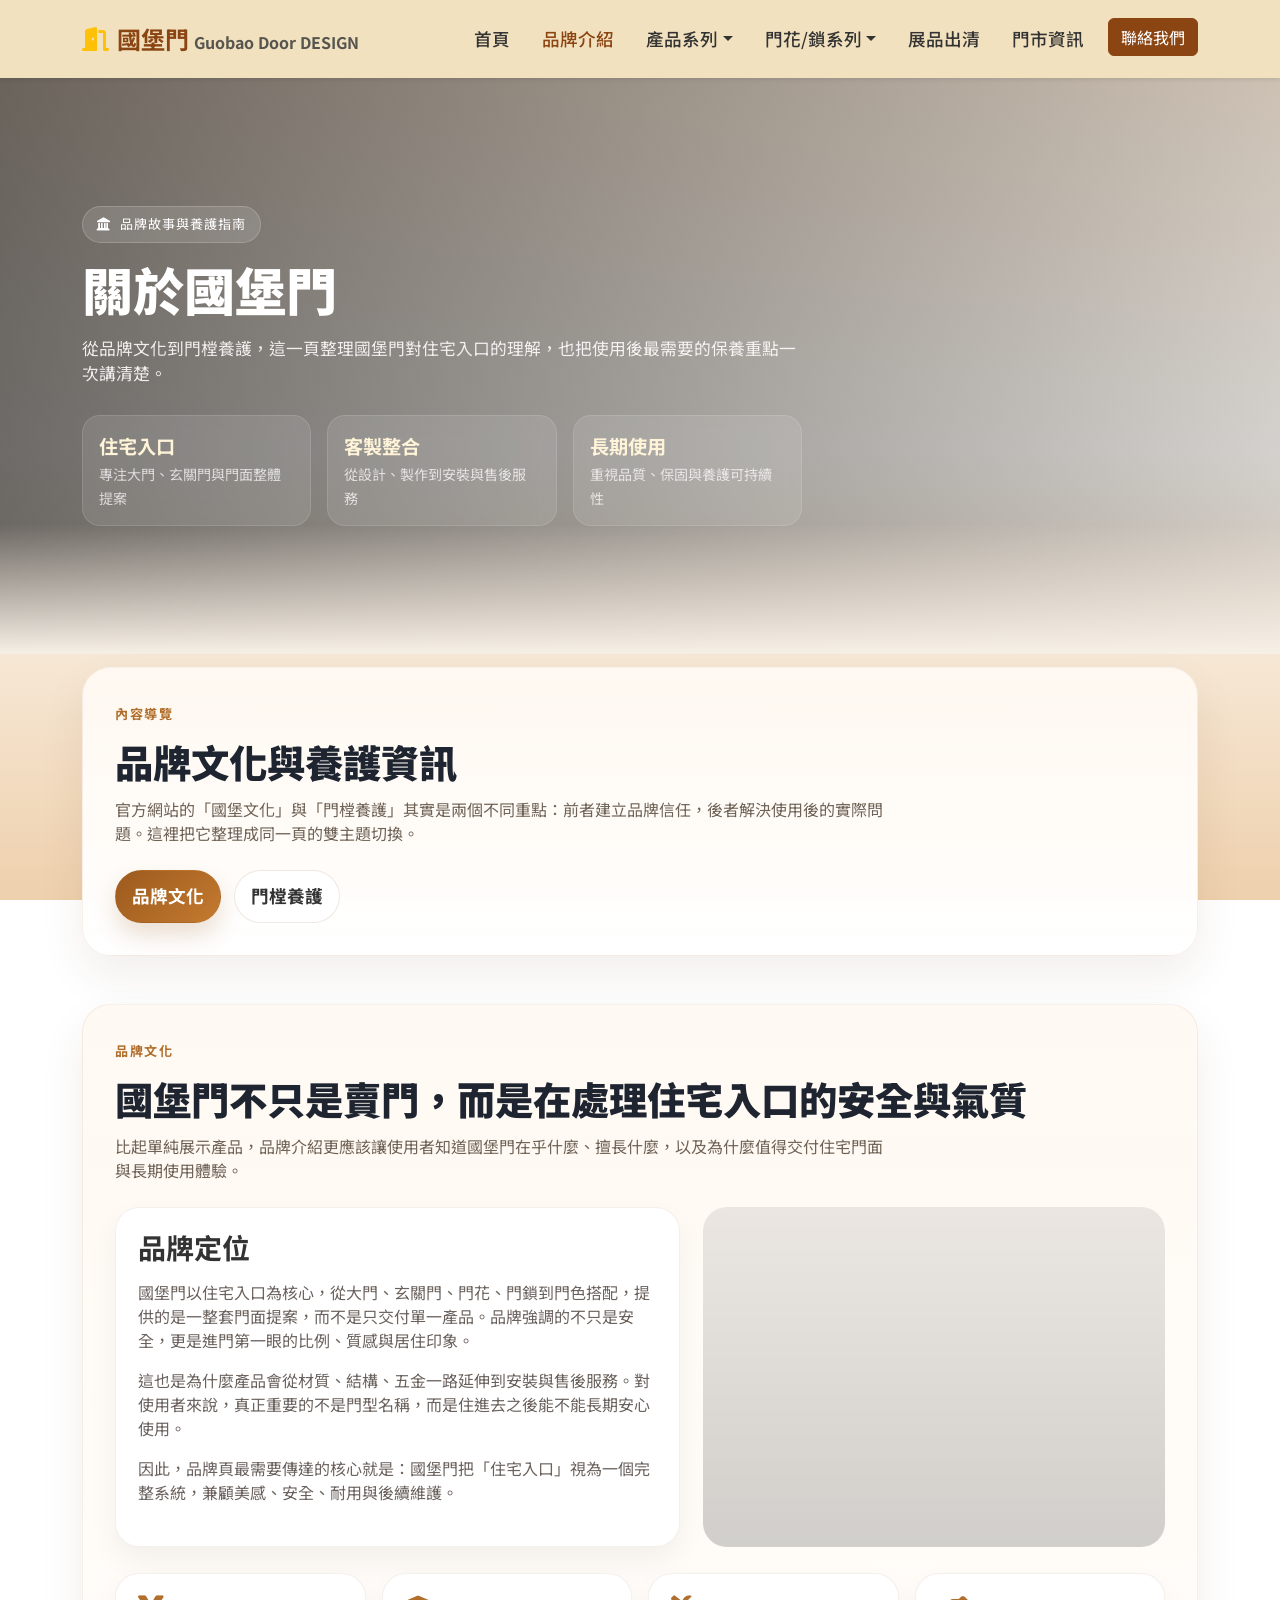
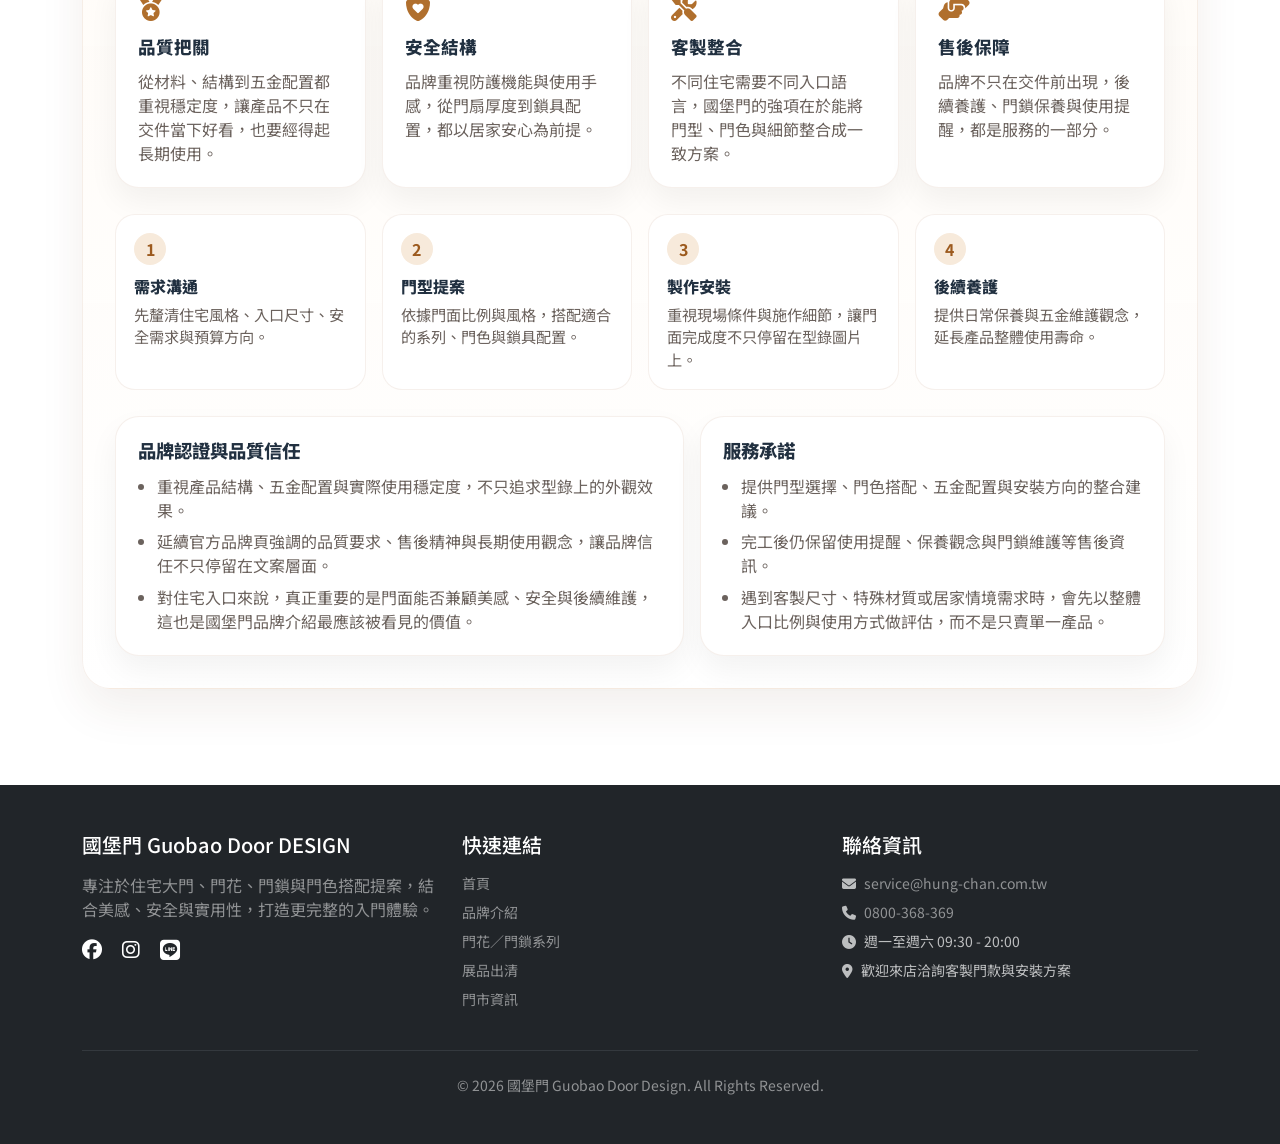
<file: 品牌介紹.html>
﻿<!DOCTYPE html>
<html lang="zh-TW">
<head>
    <meta charset="UTF-8">
    <meta name="viewport" content="width=device-width, initial-scale=1.0">
    <meta name="description" content="Guobao Door provides entry doors, locks, color options, product catalogs, and showroom contact information.">
    <meta property="og:title" content="Guobao Door">
    <meta property="og:description" content="Guobao Door provides entry doors, locks, color options, product catalogs, and showroom contact information.">
    <meta property="og:type" content="website">
    <title>品牌介紹與養護 - 國堡門</title>
    <link href="https://cdn.jsdelivr.net/npm/bootstrap@5.3.0/dist/css/bootstrap.min.css" rel="stylesheet">
    <link rel="stylesheet" href="https://cdnjs.cloudflare.com/ajax/libs/font-awesome/6.4.0/css/all.min.css">
    <link href="https://fonts.googleapis.com/css2?family=Noto+Sans+TC:wght@300;400;500;700;900&display=swap" rel="stylesheet">
    <link rel="stylesheet" href="styles.css">
    <style>
        .brand-hero {
            min-height: 64vh;
            position: relative;
            display: flex;
            align-items: center;
            background:
                linear-gradient(90deg, rgba(21, 18, 16, 0.62), rgba(21, 18, 16, 0.18)),
                url('https://hung-chan.com.tw/media/k2/items/cache/24d767ce6c156eb07b1fc26c266211f5_XL.jpg') center center / cover no-repeat;
        }

        .brand-hero::after {
            content: "";
            position: absolute;
            inset: auto 0 0 0;
            height: 130px;
            background: linear-gradient(180deg, rgba(255,255,255,0), rgba(247,240,231,1));
        }

        .brand-hero-content {
            position: relative;
            z-index: 1;
            color: #fff;
            max-width: 720px;
        }

        .eyebrow {
            display: inline-flex;
            align-items: center;
            gap: 0.55rem;
            padding: 0.48rem 0.88rem;
            border-radius: 999px;
            background: rgba(255,255,255,0.12);
            border: 1px solid rgba(255,255,255,0.18);
            font-size: 0.82rem;
            letter-spacing: 0.08em;
            margin-bottom: 1rem;
        }

        .brand-hero-content h1 {
            font-size: clamp(2.5rem, 4vw, 4rem);
            font-weight: 900;
            margin-bottom: 1rem;
        }

        .brand-hero-content p {
            color: rgba(255,255,255,0.88);
            font-size: 1.05rem;
            margin-bottom: 1.6rem;
        }

        .brand-metrics {
            display: grid;
            grid-template-columns: repeat(3, minmax(0, 1fr));
            gap: 1rem;
            margin-top: 1.8rem;
        }

        .brand-metric {
            background: rgba(255,255,255,0.1);
            border: 1px solid rgba(255,255,255,0.12);
            backdrop-filter: blur(10px);
            border-radius: 18px;
            padding: 1rem;
        }

        .brand-metric strong {
            display: block;
            color: #fff3d8;
            font-size: 1.2rem;
        }

        .brand-metric span {
            color: rgba(255,255,255,0.72);
            font-size: 0.88rem;
        }

        .brand-shell {
            margin-top: -2.2rem;
            position: relative;
            z-index: 2;
        }

        .brand-panel,
        .brand-section {
            background: linear-gradient(180deg, rgba(255,249,242,0.96), rgba(255,255,255,0.98));
            border-radius: 28px;
            padding: 2rem;
            box-shadow: 0 20px 45px rgba(89, 56, 31, 0.08);
            border: 1px solid rgba(139, 69, 19, 0.08);
        }

        .section-kicker {
            color: #b06f2d;
            font-size: 0.82rem;
            letter-spacing: 0.12em;
            text-transform: uppercase;
            font-weight: 700;
            display: inline-block;
            margin-bottom: 0.9rem;
        }

        .section-title-lg {
            font-size: clamp(1.9rem, 3vw, 2.8rem);
            font-weight: 900;
            color: #1f2530;
            margin-bottom: 0.8rem;
        }

        .section-lead {
            color: #6f6256;
            max-width: 780px;
        }

        .brand-tabs {
            display: flex;
            flex-wrap: wrap;
            gap: 0.8rem;
            margin-top: 1.6rem;
        }

        .brand-tabs .nav-link {
            border-radius: 999px;
            border: 1px solid rgba(139, 69, 19, 0.12);
            background: #fff;
            color: #7a5a3b;
            font-weight: 700;
            padding: 0.75rem 1.15rem;
        }

        .brand-tabs .nav-link.active {
            background: linear-gradient(135deg, #9c5a1e, #c47a2f);
            color: #fff !important;
            border-color: transparent;
            box-shadow: 0 12px 24px rgba(156, 90, 30, 0.2);
        }

        .story-grid {
            display: grid;
            grid-template-columns: 1.1fr 0.9fr;
            gap: 1.4rem;
            margin-top: 1.6rem;
        }

        .story-card,
        .value-card,
        .care-card,
        .note-card {
            background: #fff;
            border-radius: 24px;
            border: 1px solid rgba(139, 69, 19, 0.08);
            box-shadow: 0 14px 30px rgba(0,0,0,0.05);
            padding: 1.4rem;
            height: 100%;
        }

        .story-visual {
            min-height: 100%;
            background:
                linear-gradient(180deg, rgba(0,0,0,0.08), rgba(0,0,0,0.18)),
                url('https://hung-chan.com.tw/media/k2/items/cache/24d767ce6c156eb07b1fc26c266211f5_XL.jpg') center center / cover no-repeat;
            border-radius: 24px;
            min-height: 340px;
        }

        .value-grid,
        .care-grid {
            display: grid;
            grid-template-columns: repeat(4, minmax(0, 1fr));
            gap: 1rem;
            margin-top: 1.6rem;
        }

        .value-card i,
        .care-card i,
        .note-card i {
            font-size: 1.6rem;
            color: #b06f2d;
            margin-bottom: 0.9rem;
        }

        .value-card h3,
        .care-card h3,
        .note-card h3 {
            font-size: 1.1rem;
            font-weight: 800;
            color: #213040;
            margin-bottom: 0.7rem;
        }

        .value-card p,
        .care-card p,
        .note-card p,
        .story-card p {
            color: #6b625d;
            margin-bottom: 0;
        }

        .process-strip {
            display: grid;
            grid-template-columns: repeat(4, minmax(0, 1fr));
            gap: 1rem;
            margin-top: 1.6rem;
        }

        .process-step {
            background: #fff;
            border-radius: 20px;
            padding: 1.15rem;
            border: 1px solid rgba(139, 69, 19, 0.08);
        }

        .process-step strong {
            display: inline-flex;
            align-items: center;
            justify-content: center;
            width: 2rem;
            height: 2rem;
            border-radius: 999px;
            background: #f7eadb;
            color: #9c5a1e;
            margin-bottom: 0.75rem;
        }

        .process-step h4 {
            font-size: 1rem;
            font-weight: 800;
            color: #213040;
            margin-bottom: 0.4rem;
        }

        .process-step p {
            color: #6b625d;
            margin-bottom: 0;
            font-size: 0.95rem;
        }

        .trust-grid {
            display: grid;
            grid-template-columns: 1.1fr 0.9fr;
            gap: 1rem;
            margin-top: 1.6rem;
        }

        .trust-card {
            background: #fff;
            border-radius: 24px;
            border: 1px solid rgba(139, 69, 19, 0.08);
            box-shadow: 0 14px 30px rgba(0,0,0,0.05);
            padding: 1.4rem;
            height: 100%;
        }

        .trust-card h3 {
            font-size: 1.15rem;
            font-weight: 800;
            color: #213040;
            margin-bottom: 0.8rem;
        }

        .trust-list {
            margin: 0;
            padding-left: 1.15rem;
            color: #6b625d;
        }

        .trust-list li + li {
            margin-top: 0.45rem;
        }

        .care-grid {
            grid-template-columns: repeat(2, minmax(0, 1fr));
        }

        .care-list {
            margin: 0;
            padding-left: 1.15rem;
            color: #6b625d;
        }

        .care-list li + li {
            margin-top: 0.45rem;
        }

        .note-grid {
            display: grid;
            grid-template-columns: repeat(2, minmax(0, 1fr));
            gap: 1rem;
            margin-top: 1.4rem;
        }

        @media (max-width: 991.98px) {
            .brand-metrics,
            .value-grid,
            .process-strip,
            .care-grid,
            .note-grid,
            .story-grid,
            .trust-grid {
                grid-template-columns: repeat(2, minmax(0, 1fr));
            }

            .story-grid {
                grid-template-columns: 1fr;
            }
        }

        @media (max-width: 767.98px) {
            .brand-metrics,
            .value-grid,
            .process-strip,
            .care-grid,
            .note-grid,
            .trust-grid {
                grid-template-columns: 1fr;
            }

            .brand-panel,
            .brand-section {
                padding: 1.35rem;
                border-radius: 22px;
            }

            .story-visual {
                min-height: 240px;
            }
        }
    </style>
</head>
<body>

    <header class="brand-hero">
        <div class="container">
            <div class="brand-hero-content">
                <span class="eyebrow"><i class="fas fa-landmark"></i> 品牌故事與養護指南</span>
                <h1>關於國堡門</h1>
                <p>從品牌文化到門樘養護，這一頁整理國堡門對住宅入口的理解，也把使用後最需要的保養重點一次講清楚。</p>
                <div class="brand-metrics">
                    <div class="brand-metric">
                        <strong>住宅入口</strong>
                        <span>專注大門、玄關門與門面整體提案</span>
                    </div>
                    <div class="brand-metric">
                        <strong>客製整合</strong>
                        <span>從設計、製作到安裝與售後服務</span>
                    </div>
                    <div class="brand-metric">
                        <strong>長期使用</strong>
                        <span>重視品質、保固與養護可持續性</span>
                    </div>
                </div>
            </div>
        </div>
    </header>

    <main class="container py-5 brand-shell">
        <section class="brand-panel mb-5">
            <span class="section-kicker">內容導覽</span>
            <h2 class="section-title-lg">品牌文化與養護資訊</h2>
            <p class="section-lead mb-0">官方網站的「國堡文化」與「門樘養護」其實是兩個不同重點：前者建立品牌信任，後者解決使用後的實際問題。這裡把它整理成同一頁的雙主題切換。</p>
            <ul class="nav brand-tabs" id="brandTabs" role="tablist">
                <li class="nav-item" role="presentation">
                    <button class="nav-link active" id="culture-tab" data-bs-toggle="pill" data-bs-target="#culture-pane" type="button" role="tab" aria-controls="culture-pane" aria-selected="true">品牌文化</button>
                </li>
                <li class="nav-item" role="presentation">
                    <button class="nav-link" id="care-tab" data-bs-toggle="pill" data-bs-target="#care-pane" type="button" role="tab" aria-controls="care-pane" aria-selected="false">門樘養護</button>
                </li>
            </ul>
        </section>

        <div class="tab-content">
            <section class="tab-pane fade show active brand-section mb-5" id="culture-pane" role="tabpanel" aria-labelledby="culture-tab" tabindex="0">
                <span class="section-kicker">品牌文化</span>
                <h2 class="section-title-lg">國堡門不只是賣門，而是在處理住宅入口的安全與氣質</h2>
                <p class="section-lead">比起單純展示產品，品牌介紹更應該讓使用者知道國堡門在乎什麼、擅長什麼，以及為什麼值得交付住宅門面與長期使用體驗。</p>

                <div class="story-grid">
                    <article class="story-card">
                        <h3 class="fw-bold mb-3">品牌定位</h3>
                        <p class="mb-3">國堡門以住宅入口為核心，從大門、玄關門、門花、門鎖到門色搭配，提供的是一整套門面提案，而不是只交付單一產品。品牌強調的不只是安全，更是進門第一眼的比例、質感與居住印象。</p>
                        <p class="mb-3">這也是為什麼產品會從材質、結構、五金一路延伸到安裝與售後服務。對使用者來說，真正重要的不是門型名稱，而是住進去之後能不能長期安心使用。</p>
                        <p>因此，品牌頁最需要傳達的核心就是：國堡門把「住宅入口」視為一個完整系統，兼顧美感、安全、耐用與後續維護。</p>
                    </article>
                    <div class="story-visual"></div>
                </div>

                <div class="value-grid">
                    <article class="value-card">
                        <i class="fas fa-medal"></i>
                        <h3>品質把關</h3>
                        <p>從材料、結構到五金配置都重視穩定度，讓產品不只在交件當下好看，也要經得起長期使用。</p>
                    </article>
                    <article class="value-card">
                        <i class="fas fa-shield-heart"></i>
                        <h3>安全結構</h3>
                        <p>品牌重視防護機能與使用手感，從門扇厚度到鎖具配置，都以居家安心為前提。</p>
                    </article>
                    <article class="value-card">
                        <i class="fas fa-screwdriver-wrench"></i>
                        <h3>客製整合</h3>
                        <p>不同住宅需要不同入口語言，國堡門的強項在於能將門型、門色與細節整合成一致方案。</p>
                    </article>
                    <article class="value-card">
                        <i class="fas fa-handshake-angle"></i>
                        <h3>售後保障</h3>
                        <p>品牌不只在交件前出現，後續養護、門鎖保養與使用提醒，都是服務的一部分。</p>
                    </article>
                </div>

                <div class="process-strip">
                    <article class="process-step">
                        <strong>1</strong>
                        <h4>需求溝通</h4>
                        <p>先釐清住宅風格、入口尺寸、安全需求與預算方向。</p>
                    </article>
                    <article class="process-step">
                        <strong>2</strong>
                        <h4>門型提案</h4>
                        <p>依據門面比例與風格，搭配適合的系列、門色與鎖具配置。</p>
                    </article>
                    <article class="process-step">
                        <strong>3</strong>
                        <h4>製作安裝</h4>
                        <p>重視現場條件與施作細節，讓門面完成度不只停留在型錄圖片上。</p>
                    </article>
                    <article class="process-step">
                        <strong>4</strong>
                        <h4>後續養護</h4>
                        <p>提供日常保養與五金維護觀念，延長產品整體使用壽命。</p>
                    </article>
                </div>

                <div class="trust-grid">
                    <article class="trust-card">
                        <h3>品牌認證與品質信任</h3>
                        <ul class="trust-list">
                            <li>重視產品結構、五金配置與實際使用穩定度，不只追求型錄上的外觀效果。</li>
                            <li>延續官方品牌頁強調的品質要求、售後精神與長期使用觀念，讓品牌信任不只停留在文案層面。</li>
                            <li>對住宅入口來說，真正重要的是門面能否兼顧美感、安全與後續維護，這也是國堡門品牌介紹最應該被看見的價值。</li>
                        </ul>
                    </article>
                    <article class="trust-card">
                        <h3>服務承諾</h3>
                        <ul class="trust-list">
                            <li>提供門型選擇、門色搭配、五金配置與安裝方向的整合建議。</li>
                            <li>完工後仍保留使用提醒、保養觀念與門鎖維護等售後資訊。</li>
                            <li>遇到客製尺寸、特殊材質或居家情境需求時，會先以整體入口比例與使用方式做評估，而不是只賣單一產品。</li>
                        </ul>
                    </article>
                </div>
            </section>

            <section class="tab-pane fade brand-section mb-5" id="care-pane" role="tabpanel" aria-labelledby="care-tab" tabindex="0">
                <span class="section-kicker">養護指南</span>
                <h2 class="section-title-lg">門樘養護整理成更容易照著做的使用手冊</h2>
                <p class="section-lead">養護頁最重要的價值不是看起來像品牌文案，而是使用者能不能快速知道「什麼能做、什麼不能做、多久做一次」。這裡把常見情境拆成幾個最實用的區塊。</p>

                <div class="care-grid">
                    <article class="care-card">
                        <i class="fas fa-broom"></i>
                        <h3>日常清潔</h3>
                        <ul class="care-list">
                            <li>以乾布先除塵，再搭配中性水蠟或碧麗珠擦拭門面。</li>
                            <li>避免長時間使用濕布直接擦拭，以免影響烤漆與表面處理。</li>
                            <li>不使用甲苯、去漬油、強酸強鹼等侵蝕性清潔劑。</li>
                        </ul>
                    </article>
                    <article class="care-card">
                        <i class="fas fa-paint-roller"></i>
                        <h3>施工後處理</h3>
                        <ul class="care-list">
                            <li>水泥或水性油漆沾附時，先以濕紙巾軟化污漬再輕刷去除。</li>
                            <li>切勿直接以硬物刮除，避免傷及烤漆與表面紋理。</li>
                            <li>若污染範圍較大，建議先聯繫門市確認清潔方式。</li>
                        </ul>
                    </article>
                    <article class="care-card">
                        <i class="fas fa-key"></i>
                        <h3>門鎖與鉸鍊</h3>
                        <ul class="care-list">
                            <li>建議每半年檢查一次門鎖、把手與鉸鍊運作是否順暢。</li>
                            <li>可定期使用適合的潤滑用品保養五金，減少異音與卡滯。</li>
                            <li>若發現鬆動或偏移，應盡早調整，避免使用負擔加大。</li>
                        </ul>
                    </article>
                    <article class="care-card">
                        <i class="fas fa-spray-can-sparkles"></i>
                        <h3>玻璃與特殊材質</h3>
                        <ul class="care-list">
                            <li>玻璃先去除灰塵與雜質，再將少量清潔劑噴在抹布上擦拭。</li>
                            <li>不要直接把清潔劑噴在玻璃上，以免殘留痕跡或起霧。</li>
                            <li>實木與科技實木門請以乾布保養，避免以清水直接沖洗。</li>
                        </ul>
                    </article>
                </div>

                <div class="note-grid">
                    <article class="note-card">
                        <i class="fas fa-circle-exclamation"></i>
                        <h3>禁止事項</h3>
                        <p>避免使用無煙鹽酸、去漬油、甲苯與其他高腐蝕性化學清潔劑；也不要以鐵刷、刀片等硬物刮除門面污漬。</p>
                    </article>
                    <article class="note-card">
                        <i class="fas fa-tree"></i>
                        <h3>實木門提醒</h3>
                        <p>天然木材會受到氣候影響，可能出現細微裂痕或紋理變化，這屬於自然材質特性，日常應避免潮濕與曝曬。</p>
                    </article>
                </div>
            </section>
        </div>
    </main>

    <script src="https://cdn.jsdelivr.net/npm/bootstrap@5.3.0/dist/js/bootstrap.bundle.min.js"></script>
    <script src="shared-layout.js"></script>
    <script src="shared-enhancements.js"></script>
</body>
</html>
</file>
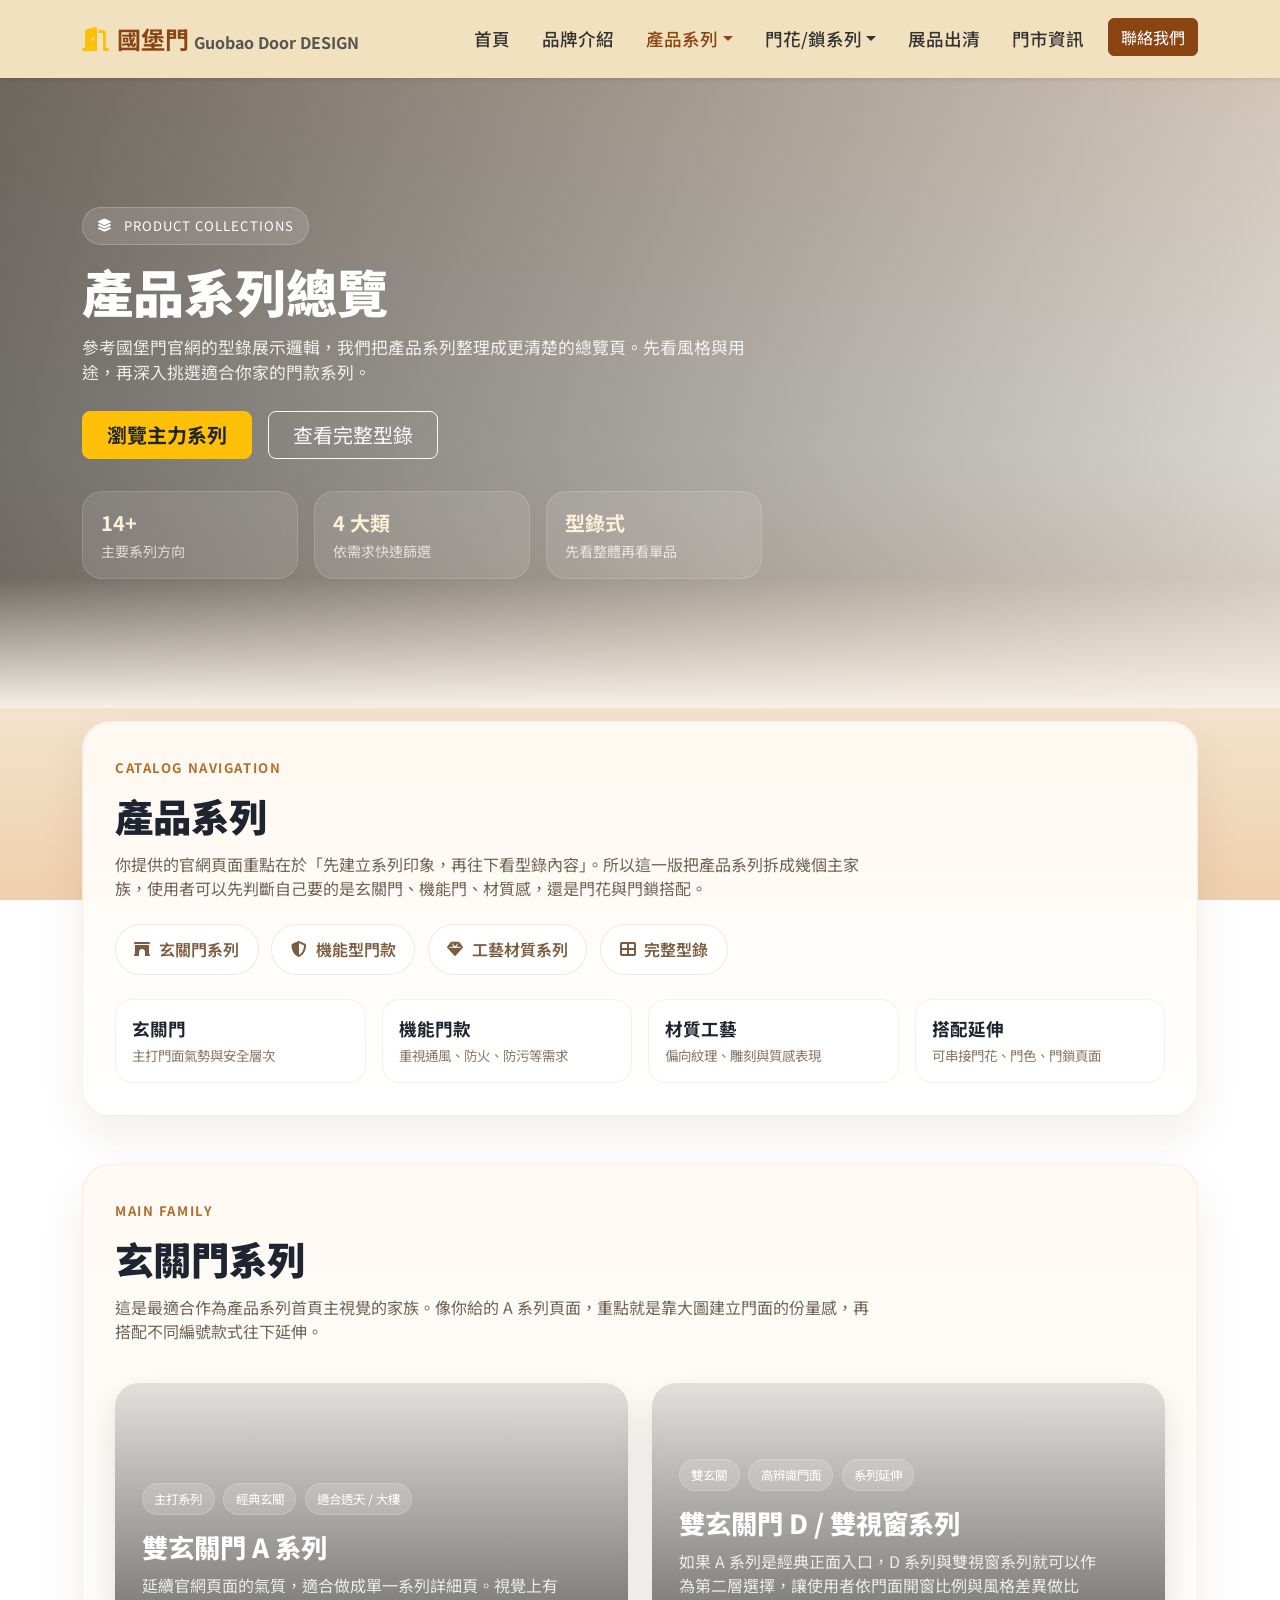
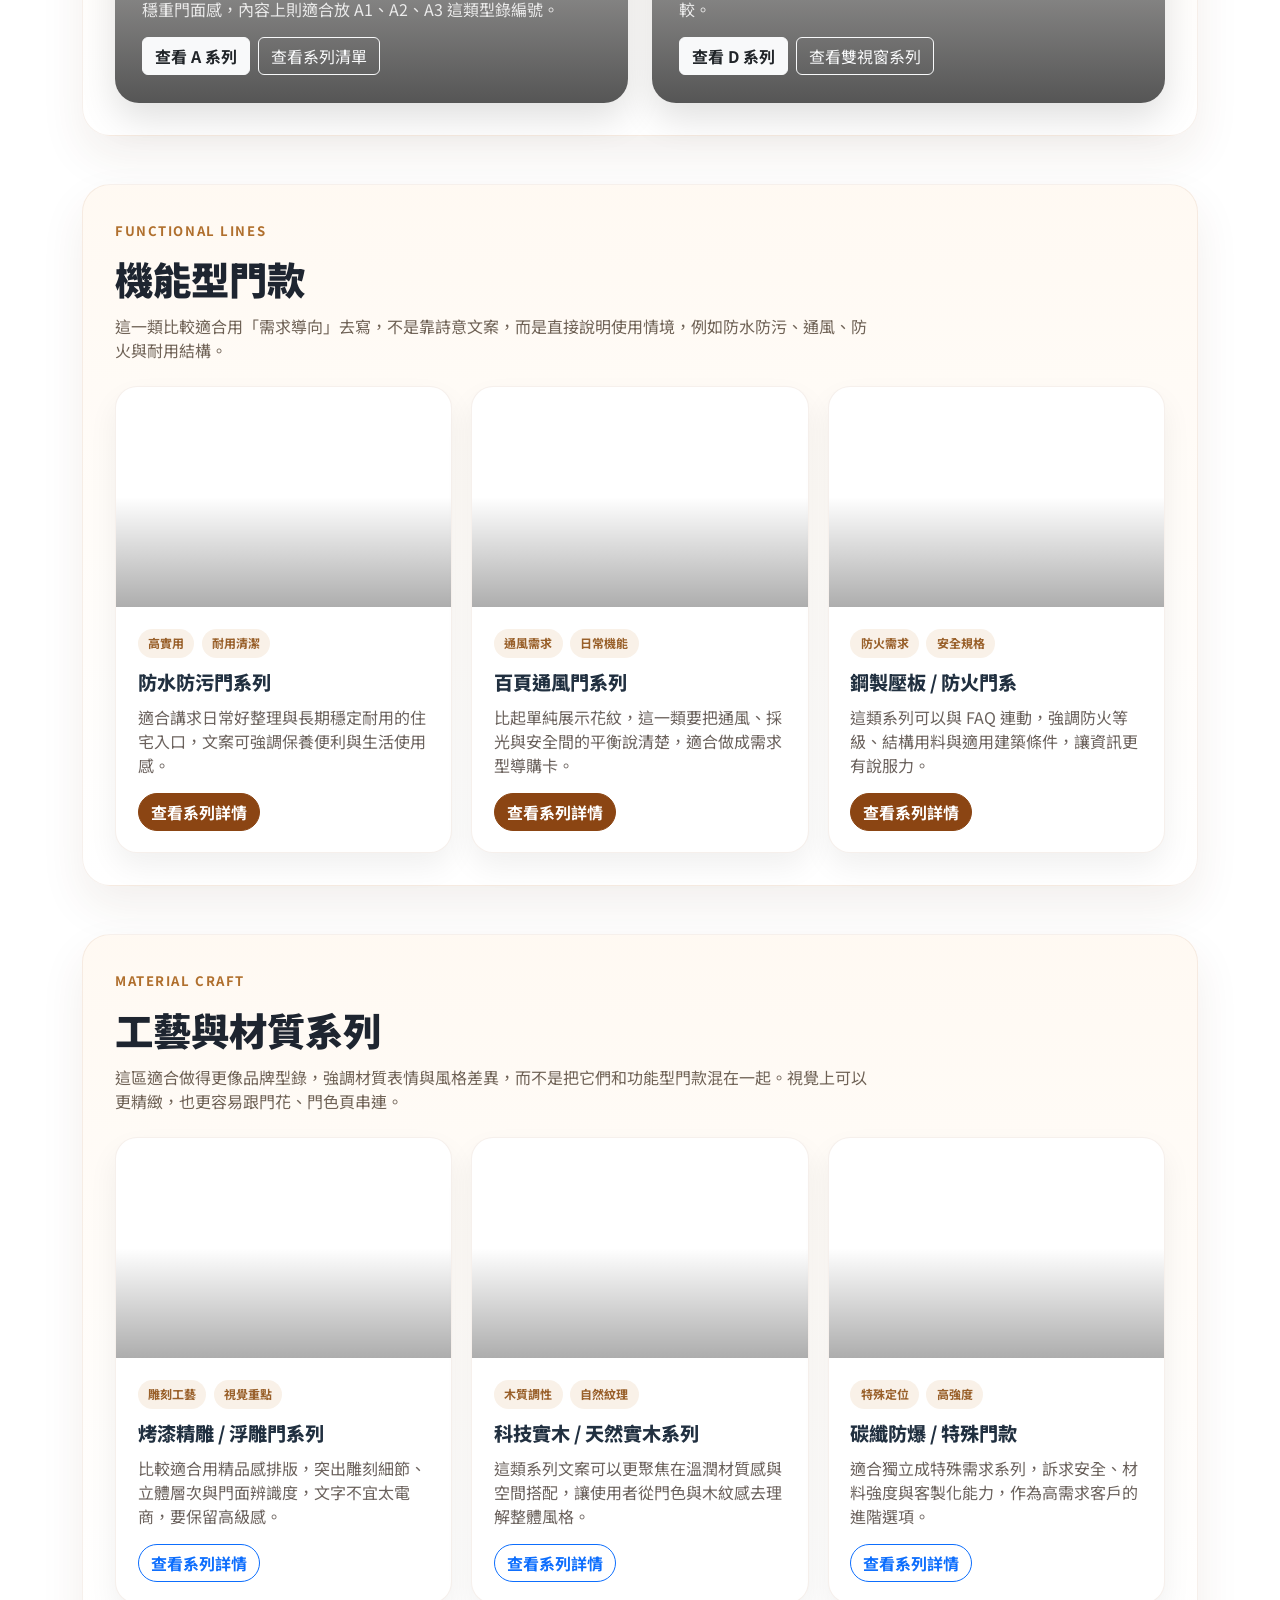
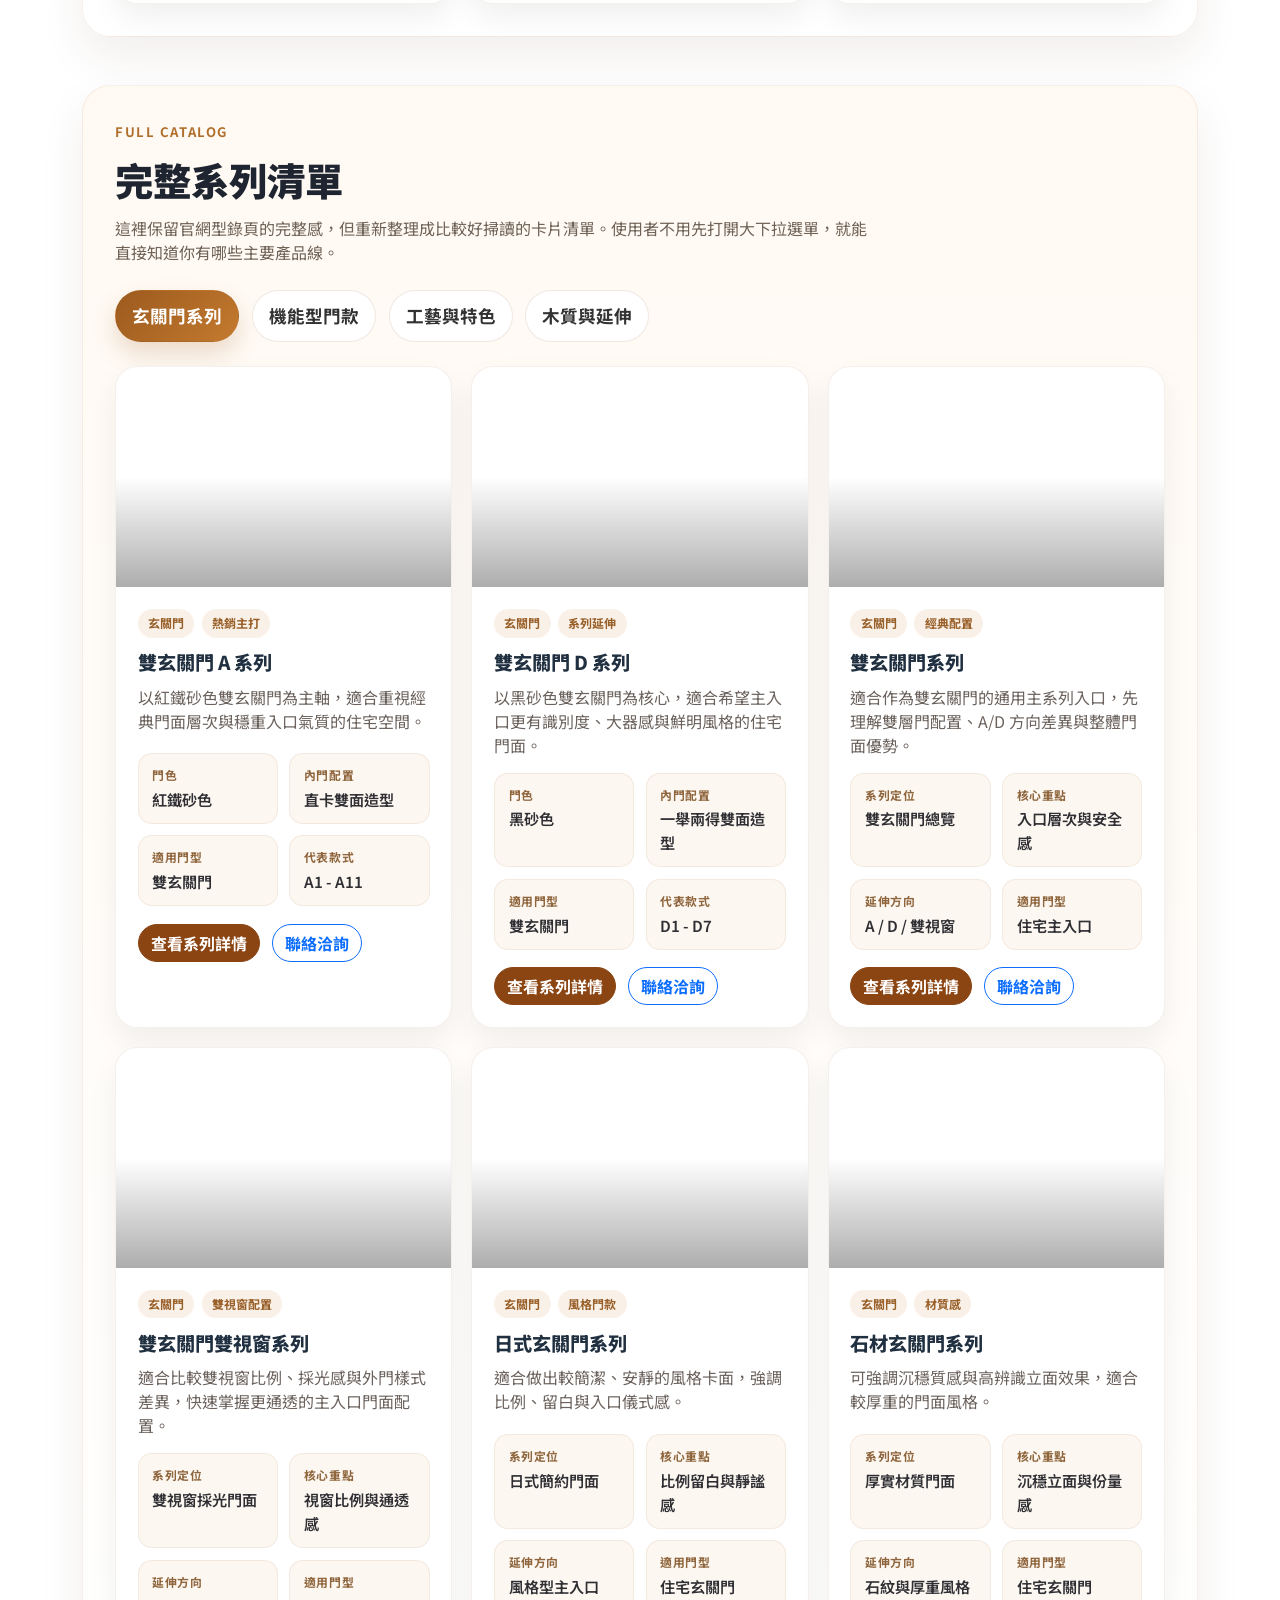
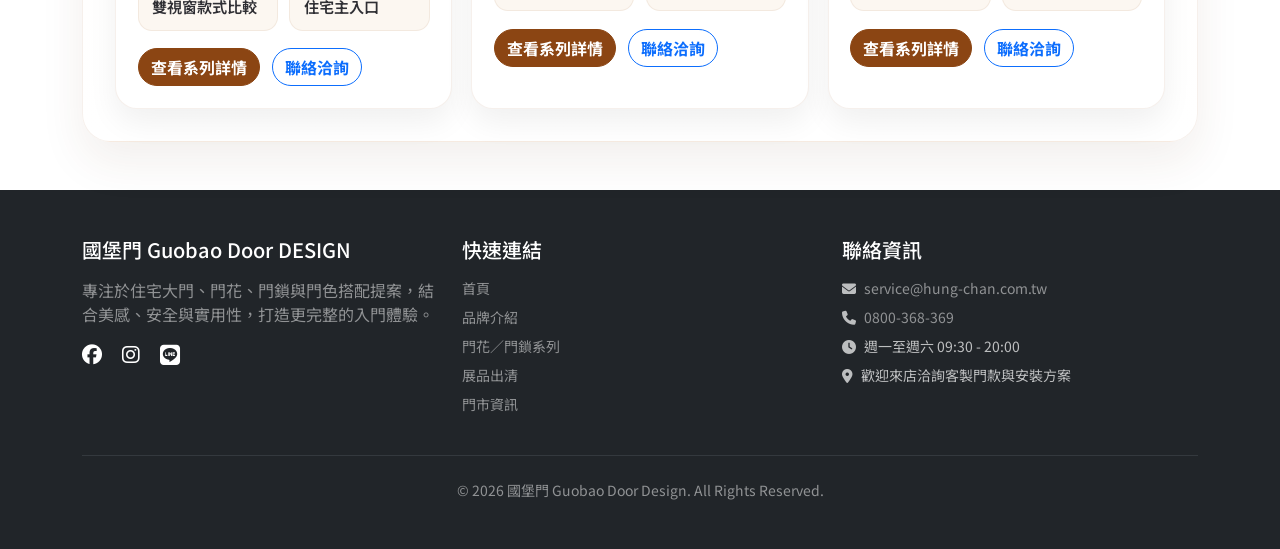
<file: 產品系列.html>
﻿<!DOCTYPE html>
<html lang="zh-TW">
<head>
    <meta charset="UTF-8">
    <meta name="viewport" content="width=device-width, initial-scale=1.0">
    <meta name="description" content="Guobao Door provides entry doors, locks, color options, product catalogs, and showroom contact information.">
    <meta property="og:title" content="Guobao Door">
    <meta property="og:description" content="Guobao Door provides entry doors, locks, color options, product catalogs, and showroom contact information.">
    <meta property="og:type" content="website">
    <title>產品系列總覽 - 國堡門</title>
    <link href="https://cdn.jsdelivr.net/npm/bootstrap@5.3.0/dist/css/bootstrap.min.css" rel="stylesheet">
    <link rel="stylesheet" href="https://cdnjs.cloudflare.com/ajax/libs/font-awesome/6.4.0/css/all.min.css">
    <link href="https://fonts.googleapis.com/css2?family=Noto+Sans+TC:wght@300;400;500;700;900&display=swap" rel="stylesheet">
    <link rel="stylesheet" href="styles.css">
    <style>
        .series-overview-hero {
            min-height: 70vh;
            position: relative;
            display: flex;
            align-items: center;
            background:
                linear-gradient(90deg, rgba(28, 24, 21, 0.62), rgba(28, 24, 21, 0.16)),
                url('https://hung-chan.com.tw/media/k2/categories/130.jpg') center center / cover no-repeat;
        }

        .series-overview-hero::after {
            content: "";
            position: absolute;
            inset: auto 0 0 0;
            height: 130px;
            background: linear-gradient(180deg, rgba(255,255,255,0), rgba(247, 240, 231, 1));
        }

        .series-overview-content {
            position: relative;
            z-index: 1;
            color: #fff;
            max-width: 680px;
        }

        .series-overview-content .eyebrow {
            display: inline-flex;
            align-items: center;
            gap: 0.65rem;
            padding: 0.5rem 0.9rem;
            border-radius: 999px;
            background: rgba(255,255,255,0.12);
            border: 1px solid rgba(255,255,255,0.2);
            font-size: 0.82rem;
            letter-spacing: 0.08em;
            text-transform: uppercase;
            margin-bottom: 1.2rem;
        }

        .series-overview-content h1 {
            font-size: clamp(2.3rem, 4vw, 4.3rem);
            font-weight: 900;
            line-height: 1.08;
            margin-bottom: 1rem;
        }

        .series-overview-content p {
            color: rgba(255,255,255,0.88);
            font-size: 1.05rem;
            margin-bottom: 1.6rem;
        }

        .hero-metrics {
            display: grid;
            grid-template-columns: repeat(3, minmax(0, 1fr));
            gap: 1rem;
            margin-top: 2rem;
        }

        .hero-metric {
            background: rgba(255,255,255,0.1);
            backdrop-filter: blur(10px);
            border: 1px solid rgba(255,255,255,0.14);
            border-radius: 20px;
            padding: 1rem 1.1rem;
        }

        .hero-metric strong {
            display: block;
            font-size: 1.25rem;
            color: #fff1d8;
        }

        .hero-metric span {
            color: rgba(255,255,255,0.72);
            font-size: 0.88rem;
        }

        .series-shell {
            margin-top: -2.2rem;
            position: relative;
            z-index: 2;
        }

        .intro-panel,
        .family-section,
        .series-catalog {
            background: linear-gradient(180deg, rgba(255,249,242,0.96), rgba(255,255,255,0.96));
            border-radius: 28px;
            padding: 2rem;
            box-shadow: 0 20px 45px rgba(89, 56, 31, 0.08);
            border: 1px solid rgba(139, 69, 19, 0.08);
        }

        .quick-nav {
            display: flex;
            flex-wrap: wrap;
            gap: 0.8rem;
            margin-top: 1.5rem;
        }

        .quick-nav a {
            display: inline-flex;
            align-items: center;
            gap: 0.55rem;
            padding: 0.78rem 1.15rem;
            border-radius: 999px;
            background: #fff;
            color: #7b5c3f;
            text-decoration: none;
            border: 1px solid rgba(139, 69, 19, 0.12);
            font-weight: 600;
            transition: all 0.25s ease;
        }

        .quick-nav a:hover {
            transform: translateY(-2px);
            color: var(--primary-color);
            border-color: rgba(139, 69, 19, 0.25);
        }

        .section-kicker {
            color: #b06f2d;
            font-size: 0.82rem;
            letter-spacing: 0.12em;
            text-transform: uppercase;
            font-weight: 700;
            display: inline-block;
            margin-bottom: 0.9rem;
        }

        .section-title-lg {
            font-size: clamp(1.85rem, 3vw, 2.8rem);
            font-weight: 900;
            color: #1e2530;
            margin-bottom: 0.85rem;
        }

        .section-lead {
            color: #6f6256;
            max-width: 760px;
        }

        .family-card {
            position: relative;
            overflow: hidden;
            border-radius: 24px;
            min-height: 320px;
            padding: 1.7rem;
            display: flex;
            flex-direction: column;
            justify-content: flex-end;
            color: #fff;
            box-shadow: 0 16px 36px rgba(0,0,0,0.12);
            isolation: isolate;
        }

        .family-card::before {
            content: "";
            position: absolute;
            inset: 0;
            background: linear-gradient(180deg, rgba(20,20,20,0.12), rgba(20,20,20,0.72));
            z-index: -1;
        }

        .family-card .badge-row {
            display: flex;
            flex-wrap: wrap;
            gap: 0.55rem;
            margin-bottom: 0.95rem;
        }

        .family-card .badge-row span {
            font-size: 0.78rem;
            padding: 0.36rem 0.7rem;
            border-radius: 999px;
            background: rgba(255,255,255,0.16);
            border: 1px solid rgba(255,255,255,0.18);
        }

        .family-card h3 {
            font-size: 1.65rem;
            font-weight: 800;
            margin-bottom: 0.7rem;
        }

        .family-card p {
            color: rgba(255,255,255,0.84);
            margin-bottom: 1rem;
            max-width: 92%;
        }

        .catalog-grid {
            display: grid;
            grid-template-columns: repeat(3, minmax(0, 1fr));
            gap: 1.2rem;
        }

        .catalog-tabs {
            display: flex;
            flex-wrap: wrap;
            gap: 0.8rem;
            margin: 1.6rem 0 0.6rem;
        }

        .catalog-tabs .nav-link {
            border-radius: 999px;
            border: 1px solid rgba(139, 69, 19, 0.12);
            background: #fff;
            color: #7a5a3b;
            font-weight: 700;
            padding: 0.75rem 1.15rem;
        }

        .catalog-tabs .nav-link.active {
            background: linear-gradient(135deg, #9c5a1e, #c47a2f);
            color: #fff !important;
            border-color: transparent;
            box-shadow: 0 12px 24px rgba(156, 90, 30, 0.2);
        }

        .catalog-pane {
            margin-top: 1rem;
        }

        .catalog-card {
            background: #fff;
            border-radius: 22px;
            overflow: hidden;
            border: 1px solid rgba(139, 69, 19, 0.08);
            box-shadow: 0 14px 30px rgba(0,0,0,0.06);
            height: 100%;
        }

        .catalog-image {
            height: 220px;
            background-size: cover;
            background-position: center;
            position: relative;
        }

        .catalog-image::after {
            content: "";
            position: absolute;
            inset: auto 0 0 0;
            height: 50%;
            background: linear-gradient(180deg, rgba(0,0,0,0), rgba(0,0,0,0.32));
        }

        .catalog-body {
            padding: 1.35rem;
        }

        .catalog-meta {
            display: flex;
            flex-wrap: wrap;
            gap: 0.45rem;
            margin-bottom: 0.85rem;
        }

        .catalog-meta span {
            background: #f9f1e8;
            color: #99602a;
            border-radius: 999px;
            padding: 0.34rem 0.65rem;
            font-size: 0.75rem;
            font-weight: 700;
        }

        .catalog-body h4 {
            font-size: 1.2rem;
            font-weight: 800;
            color: #213040;
            margin-bottom: 0.65rem;
        }

        .catalog-body p {
            color: #6b625d;
            min-height: 3.3rem;
            margin-bottom: 1rem;
        }

        .catalog-actions {
            display: flex;
            gap: 0.75rem;
            flex-wrap: wrap;
        }

        .catalog-specs {
            display: grid;
            grid-template-columns: repeat(2, minmax(0, 1fr));
            gap: 0.7rem;
            margin: 1rem 0 1.1rem;
        }

        .catalog-specs div {
            background: #fcf7f1;
            border: 1px solid rgba(139, 69, 19, 0.08);
            border-radius: 14px;
            padding: 0.75rem 0.85rem;
        }

        .catalog-specs strong {
            display: block;
            color: #8f663d;
            font-size: 0.74rem;
            letter-spacing: 0.05em;
            margin-bottom: 0.2rem;
        }

        .catalog-specs span {
            color: #2f2f34;
            font-weight: 600;
            font-size: 0.95rem;
        }

        .catalog-actions .btn {
            border-radius: 999px;
            font-weight: 700;
        }

        .insight-strip {
            display: grid;
            grid-template-columns: repeat(4, minmax(0, 1fr));
            gap: 1rem;
            margin-top: 1.5rem;
        }

        .insight-card {
            background: #fff;
            border: 1px solid rgba(139, 69, 19, 0.08);
            border-radius: 18px;
            padding: 1rem;
        }

        .insight-card strong {
            display: block;
            color: #1f2530;
            font-size: 1.1rem;
        }

        .insight-card span {
            color: #8a7662;
            font-size: 0.84rem;
        }

        @media (max-width: 991.98px) {
            .hero-metrics,
            .insight-strip,
            .catalog-grid {
                grid-template-columns: repeat(2, minmax(0, 1fr));
            }
        }

        @media (max-width: 767.98px) {
            .series-overview-hero {
                min-height: 62vh;
            }

            .hero-metrics,
            .insight-strip,
            .catalog-grid,
            .catalog-specs {
                grid-template-columns: 1fr;
            }

            .intro-panel,
            .family-section,
            .series-catalog {
                padding: 1.35rem;
                border-radius: 22px;
            }
        }
    </style>
</head>
<body>

    <header class="series-overview-hero">
        <div class="container">
            <div class="series-overview-content">
                <span class="eyebrow"><i class="fas fa-layer-group"></i> Product Collections</span>
                <h1>產品系列總覽</h1>
                <p>參考國堡門官網的型錄展示邏輯，我們把產品系列整理成更清楚的總覽頁。先看風格與用途，再深入挑選適合你家的門款系列。</p>
                <div class="d-flex flex-wrap gap-3">
                    <a href="#entry-series" class="btn btn-warning btn-lg text-dark fw-bold px-4">瀏覽主力系列</a>
                    <a href="#series-catalog" class="btn btn-outline-light btn-lg px-4">查看完整型錄</a>
                </div>
                <div class="hero-metrics">
                    <div class="hero-metric">
                        <strong>14+</strong>
                        <span>主要系列方向</span>
                    </div>
                    <div class="hero-metric">
                        <strong>4 大類</strong>
                        <span>依需求快速篩選</span>
                    </div>
                    <div class="hero-metric">
                        <strong>型錄式</strong>
                        <span>先看整體再看單品</span>
                    </div>
                </div>
            </div>
        </div>
    </header>

    <main class="container py-5 series-shell">
        <section class="intro-panel mb-5">
            <span class="section-kicker">Catalog Navigation</span>
            <h2 class="section-title-lg">產品系列</h2>
            <p class="section-lead mb-0">你提供的官網頁面重點在於「先建立系列印象，再往下看型錄內容」。所以這一版把產品系列拆成幾個主家族，使用者可以先判斷自己要的是玄關門、機能門、材質感，還是門花與門鎖搭配。</p>
            <div class="quick-nav">
                <a href="#entry-series"><i class="fas fa-archway"></i>玄關門系列</a>
                <a href="#feature-series"><i class="fas fa-shield-halved"></i>機能型門款</a>
                <a href="#craft-series"><i class="fas fa-gem"></i>工藝材質系列</a>
                <a href="#series-catalog"><i class="fas fa-table-cells-large"></i>完整型錄</a>
            </div>
            <div class="insight-strip">
                <div class="insight-card">
                    <strong>玄關門</strong>
                    <span>主打門面氣勢與安全層次</span>
                </div>
                <div class="insight-card">
                    <strong>機能門款</strong>
                    <span>重視通風、防火、防污等需求</span>
                </div>
                <div class="insight-card">
                    <strong>材質工藝</strong>
                    <span>偏向紋理、雕刻與質感表現</span>
                </div>
                <div class="insight-card">
                    <strong>搭配延伸</strong>
                    <span>可串接門花、門色、門鎖頁面</span>
                </div>
            </div>
        </section>

        <section class="family-section mb-5" id="entry-series">
            <span class="section-kicker">Main Family</span>
            <h2 class="section-title-lg">玄關門系列</h2>
            <p class="section-lead">這是最適合作為產品系列首頁主視覺的家族。像你給的 A 系列頁面，重點就是靠大圖建立門面的份量感，再搭配不同編號款式往下延伸。</p>

            <div class="row g-4 mt-1">
                <div class="col-lg-6">
                    <article class="family-card" style="background:url('https://hung-chan.com.tw/media/k2/categories/115.jpg') center center / cover no-repeat;">
                        <div class="badge-row">
                            <span>主打系列</span>
                            <span>經典玄關</span>
                            <span>適合透天 / 大樓</span>
                        </div>
                        <h3>雙玄關門 A 系列</h3>
                        <p>延續官網頁面的氣質，適合做成單一系列詳細頁。視覺上有穩重門面感，內容上則適合放 A1、A2、A3 這類型錄編號。</p>
                        <div class="d-flex gap-2 flex-wrap">
                            <a class="btn btn-light text-dark fw-bold" href="雙玄關門A系列.html">查看 A 系列</a>
                            <a class="btn btn-outline-light" href="#sa-series">查看系列清單</a>
                        </div>
                    </article>
                </div>
                <div class="col-lg-6">
                    <article class="family-card" style="background:url('https://hung-chan.com.tw/media/k2/categories/145.jpg') center center / cover no-repeat;">
                        <div class="badge-row">
                            <span>雙玄關</span>
                            <span>高辨識門面</span>
                            <span>系列延伸</span>
                        </div>
                        <h3>雙玄關門 D / 雙視窗系列</h3>
                        <p>如果 A 系列是經典正面入口，D 系列與雙視窗系列就可以作為第二層選擇，讓使用者依門面開窗比例與風格差異做比較。</p>
                        <div class="d-flex gap-2 flex-wrap">
                            <a class="btn btn-light text-dark fw-bold" href="#sd-series">查看 D 系列</a>
                            <a class="btn btn-outline-light" href="雙玄關門雙視窗系列.html">查看雙視窗系列</a>
                        </div>
                    </article>
                </div>
            </div>
        </section>

        <section class="family-section mb-5" id="feature-series">
            <span class="section-kicker">Functional Lines</span>
            <h2 class="section-title-lg">機能型門款</h2>
            <p class="section-lead">這一類比較適合用「需求導向」去寫，不是靠詩意文案，而是直接說明使用情境，例如防水防污、通風、防火與耐用結構。</p>

            <div class="catalog-grid mt-4">
                <article class="catalog-card">
                    <div class="catalog-image" style="background-image:url('https://hung-chan.com.tw/media/k2/categories/130.jpg');"></div>
                    <div class="catalog-body">
                        <div class="catalog-meta">
                            <span>高實用</span>
                            <span>耐用清潔</span>
                        </div>
                        <h4>防水防污門系列</h4>
                        <p>適合講求日常好整理與長期穩定耐用的住宅入口，文案可強調保養便利與生活使用感。</p>
                        <div class="catalog-actions">
                            <a href="防水防污門系列.html" class="btn btn-primary-custom">查看系列詳情</a>
                        </div>
                    </div>
                </article>

                <article class="catalog-card">
                    <div class="catalog-image" style="background-image:url('https://hung-chan.com.tw/media/k2/categories/118.jpg');"></div>
                    <div class="catalog-body">
                        <div class="catalog-meta">
                            <span>通風需求</span>
                            <span>日常機能</span>
                        </div>
                        <h4>百頁通風門系列</h4>
                        <p>比起單純展示花紋，這一類要把通風、採光與安全間的平衡說清楚，適合做成需求型導購卡。</p>
                        <div class="catalog-actions">
                            <a href="百頁通風門系列.html" class="btn btn-primary-custom">查看系列詳情</a>
                        </div>
                    </div>
                </article>

                <article class="catalog-card">
                    <div class="catalog-image" style="background-image:url('https://hung-chan.com.tw/media/k2/categories/126.jpg');"></div>
                    <div class="catalog-body">
                        <div class="catalog-meta">
                            <span>防火需求</span>
                            <span>安全規格</span>
                        </div>
                        <h4>鋼製壓板 / 防火門系</h4>
                        <p>這類系列可以與 FAQ 連動，強調防火等級、結構用料與適用建築條件，讓資訊更有說服力。</p>
                        <div class="catalog-actions">
                            <a href="鋼製壓板門系列.html" class="btn btn-primary-custom">查看系列詳情</a>
                        </div>
                    </div>
                </article>
            </div>
        </section>

        <section class="family-section mb-5" id="craft-series">
            <span class="section-kicker">Material Craft</span>
            <h2 class="section-title-lg">工藝與材質系列</h2>
            <p class="section-lead">這區適合做得更像品牌型錄，強調材質表情與風格差異，而不是把它們和功能型門款混在一起。視覺上可以更精緻，也更容易跟門花、門色頁串連。</p>

            <div class="catalog-grid mt-4">
                <article class="catalog-card">
                    <div class="catalog-image" style="background-image:url('https://hung-chan.com.tw/media/k2/categories/123.jpg');"></div>
                    <div class="catalog-body">
                        <div class="catalog-meta">
                            <span>雕刻工藝</span>
                            <span>視覺重點</span>
                        </div>
                        <h4>烤漆精雕 / 浮雕門系列</h4>
                        <p>比較適合用精品感排版，突出雕刻細節、立體層次與門面辨識度，文字不宜太電商，要保留高級感。</p>
                        <div class="catalog-actions">
                            <a href="門花鎖系列.html" class="btn btn-outline-primary">查看系列詳情</a>
                        </div>
                    </div>
                </article>

                <article class="catalog-card">
                    <div class="catalog-image" style="background-image:url('https://hung-chan.com.tw/media/k2/categories/132.jpg');"></div>
                    <div class="catalog-body">
                        <div class="catalog-meta">
                            <span>木質調性</span>
                            <span>自然紋理</span>
                        </div>
                        <h4>科技實木 / 天然實木系列</h4>
                        <p>這類系列文案可以更聚焦在溫潤材質感與空間搭配，讓使用者從門色與木紋感去理解整體風格。</p>
                        <div class="catalog-actions">
                            <a href="門色總覽.html" class="btn btn-outline-primary">查看系列詳情</a>
                        </div>
                    </div>
                </article>

                <article class="catalog-card">
                    <div class="catalog-image" style="background-image:url('https://hung-chan.com.tw/media/k2/categories/126.jpg');"></div>
                    <div class="catalog-body">
                        <div class="catalog-meta">
                            <span>特殊定位</span>
                            <span>高強度</span>
                        </div>
                        <h4>碳纖防爆 / 特殊門款</h4>
                        <p>適合獨立成特殊需求系列，訴求安全、材料強度與客製化能力，作為高需求客戶的進階選項。</p>
                        <div class="catalog-actions">
                            <a href="聯絡我們.html" class="btn btn-outline-primary">查看系列詳情</a>
                        </div>
                    </div>
                </article>
            </div>
        </section>

        <section class="series-catalog" id="series-catalog">
            <span class="section-kicker">Full Catalog</span>
            <h2 class="section-title-lg">完整系列清單</h2>
            <p class="section-lead">這裡保留官網型錄頁的完整感，但重新整理成比較好掃讀的卡片清單。使用者不用先打開大下拉選單，就能直接知道你有哪些主要產品線。</p>

            <ul class="nav catalog-tabs" id="catalogTabs" role="tablist">
                <li class="nav-item" role="presentation">
                    <button class="nav-link active" id="catalog-entry-tab" data-bs-toggle="pill" data-bs-target="#catalog-entry" type="button" role="tab" aria-controls="catalog-entry" aria-selected="true">玄關門系列</button>
                </li>
                <li class="nav-item" role="presentation">
                    <button class="nav-link" id="catalog-functional-tab" data-bs-toggle="pill" data-bs-target="#catalog-functional" type="button" role="tab" aria-controls="catalog-functional" aria-selected="false">機能型門款</button>
                </li>
                <li class="nav-item" role="presentation">
                    <button class="nav-link" id="catalog-craft-tab" data-bs-toggle="pill" data-bs-target="#catalog-craft" type="button" role="tab" aria-controls="catalog-craft" aria-selected="false">工藝與特色</button>
                </li>
                <li class="nav-item" role="presentation">
                    <button class="nav-link" id="catalog-wood-tab" data-bs-toggle="pill" data-bs-target="#catalog-wood" type="button" role="tab" aria-controls="catalog-wood" aria-selected="false">木質與延伸</button>
                </li>
            </ul>

            <div class="tab-content">
                <div class="tab-pane fade show active catalog-pane" id="catalog-entry" role="tabpanel" aria-labelledby="catalog-entry-tab" tabindex="0">
                    <div class="catalog-grid mt-4">
                        <article class="catalog-card" id="sa-series">
                            <div class="catalog-image" style="background-image:url('https://hung-chan.com.tw/media/k2/categories/115.jpg');"></div>
                            <div class="catalog-body">
                                <div class="catalog-meta"><span>玄關門</span><span>熱銷主打</span></div>
                                <h4>雙玄關門 A 系列</h4>
                                <p>以紅鐵砂色雙玄關門為主軸，適合重視經典門面層次與穩重入口氣質的住宅空間。</p>
                                <div class="catalog-specs">
                                    <div><strong>門色</strong><span>紅鐵砂色</span></div>
                                    <div><strong>內門配置</strong><span>直卡雙面造型</span></div>
                                    <div><strong>適用門型</strong><span>雙玄關門</span></div>
                                    <div><strong>代表款式</strong><span>A1 - A11</span></div>
                                </div>
                                <div class="catalog-actions">
                                    <a href="雙玄關門A系列.html" class="btn btn-primary-custom">查看系列詳情</a>
                                    <a href="聯絡我們.html" class="btn btn-outline-primary">聯絡洽詢</a>
                                </div>
                            </div>
                        </article>
                        <article class="catalog-card" id="sd-series">
                            <div class="catalog-image" style="background-image:url('https://hung-chan.com.tw/media/k2/categories/145.jpg');"></div>
                            <div class="catalog-body">
                                <div class="catalog-meta"><span>玄關門</span><span>系列延伸</span></div>
                                <h4>雙玄關門 D 系列</h4>
                                <p>以黑砂色雙玄關門為核心，適合希望主入口更有識別度、大器感與鮮明風格的住宅門面。</p>
                                <div class="catalog-specs">
                                    <div><strong>門色</strong><span>黑砂色</span></div>
                                    <div><strong>內門配置</strong><span>一舉兩得雙面造型</span></div>
                                    <div><strong>適用門型</strong><span>雙玄關門</span></div>
                                    <div><strong>代表款式</strong><span>D1 - D7</span></div>
                                </div>
                                <div class="catalog-actions">
                                    <a href="雙玄關門D系列.html" class="btn btn-primary-custom">查看系列詳情</a>
                                    <a href="聯絡我們.html" class="btn btn-outline-primary">聯絡洽詢</a>
                                </div>
                            </div>
                        </article>
                        <article class="catalog-card" id="double-entry-series">
                            <div class="catalog-image" style="background-image:url('https://hung-chan.com.tw/media/k2/categories/146.jpg');"></div>
                            <div class="catalog-body">
                                <div class="catalog-meta"><span>玄關門</span><span>經典配置</span></div>
                                <h4>雙玄關門系列</h4>
                                <p>適合作為雙玄關門的通用主系列入口，先理解雙層門配置、A/D 方向差異與整體門面優勢。</p>
                                <div class="catalog-specs">
                                    <div><strong>系列定位</strong><span>雙玄關門總覽</span></div>
                                    <div><strong>核心重點</strong><span>入口層次與安全感</span></div>
                                    <div><strong>延伸方向</strong><span>A / D / 雙視窗</span></div>
                                    <div><strong>適用門型</strong><span>住宅主入口</span></div>
                                </div>
                                <div class="catalog-actions">
                                    <a href="雙玄關門系列.html" class="btn btn-primary-custom">查看系列詳情</a>
                                    <a href="聯絡我們.html" class="btn btn-outline-primary">聯絡洽詢</a>
                                </div>
                            </div>
                        </article>
                        <article class="catalog-card" id="double-window-series">
                            <div class="catalog-image" style="background-image:url('https://hung-chan.com.tw/media/k2/categories/147.jpg');"></div>
                            <div class="catalog-body">
                                <div class="catalog-meta"><span>玄關門</span><span>雙視窗配置</span></div>
                                <h4>雙玄關門雙視窗系列</h4>
                                <p>適合比較雙視窗比例、採光感與外門樣式差異，快速掌握更通透的主入口門面配置。</p>
                                <div class="catalog-specs">
                                    <div><strong>系列定位</strong><span>雙視窗採光門面</span></div>
                                    <div><strong>核心重點</strong><span>視窗比例與通透感</span></div>
                                    <div><strong>延伸方向</strong><span>雙視窗款式比較</span></div>
                                    <div><strong>適用門型</strong><span>住宅主入口</span></div>
                                </div>
                                <div class="catalog-actions">
                                    <a href="雙玄關門雙視窗系列.html" class="btn btn-primary-custom">查看系列詳情</a>
                                    <a href="聯絡我們.html" class="btn btn-outline-primary">聯絡洽詢</a>
                                </div>
                            </div>
                        </article>
                        <article class="catalog-card" id="japanese-series">
                            <div class="catalog-image" style="background-image:url('https://hung-chan.com.tw/media/k2/categories/121.jpg');"></div>
                            <div class="catalog-body">
                                <div class="catalog-meta"><span>玄關門</span><span>風格門款</span></div>
                                <h4>日式玄關門系列</h4>
                                <p>適合做出較簡潔、安靜的風格卡面，強調比例、留白與入口儀式感。</p>
                                <div class="catalog-specs">
                                    <div><strong>系列定位</strong><span>日式簡約門面</span></div>
                                    <div><strong>核心重點</strong><span>比例留白與靜謐感</span></div>
                                    <div><strong>延伸方向</strong><span>風格型主入口</span></div>
                                    <div><strong>適用門型</strong><span>住宅玄關門</span></div>
                                </div>
                                <div class="catalog-actions">
                                    <a href="防水防污門系列.html" class="btn btn-primary-custom">查看系列詳情</a>
                                    <a href="聯絡我們.html" class="btn btn-outline-primary">聯絡洽詢</a>
                                </div>
                            </div>
                        </article>
                        <article class="catalog-card" id="stone-series">
                            <div class="catalog-image" style="background-image:url('https://hung-chan.com.tw/media/k2/categories/122.jpg');"></div>
                            <div class="catalog-body">
                                <div class="catalog-meta"><span>玄關門</span><span>材質感</span></div>
                                <h4>石材玄關門系列</h4>
                                <p>可強調沉穩質感與高辨識立面效果，適合較厚重的門面風格。</p>
                                <div class="catalog-specs">
                                    <div><strong>系列定位</strong><span>厚實材質門面</span></div>
                                    <div><strong>核心重點</strong><span>沉穩立面與份量感</span></div>
                                    <div><strong>延伸方向</strong><span>石紋與厚重風格</span></div>
                                    <div><strong>適用門型</strong><span>住宅玄關門</span></div>
                                </div>
                                <div class="catalog-actions">
                                    <a href="鋼製壓板門系列.html" class="btn btn-primary-custom">查看系列詳情</a>
                                    <a href="聯絡我們.html" class="btn btn-outline-primary">聯絡洽詢</a>
                                </div>
                            </div>
                        </article>
                    </div>
                </div>

                <div class="tab-pane fade catalog-pane" id="catalog-functional" role="tabpanel" aria-labelledby="catalog-functional-tab" tabindex="0">
                    <div class="catalog-grid mt-4">
                        <article class="catalog-card" id="waterproof-series">
                            <div class="catalog-image" style="background-image:url('https://hung-chan.com.tw/media/k2/categories/130.jpg');"></div>
                            <div class="catalog-body">
                                <div class="catalog-meta"><span>機能門款</span><span>好整理</span></div>
                                <h4>防水防污門系列</h4>
                                <p>主打日常清潔便利與長期使用穩定度。</p>
                                <div class="catalog-actions">
                                    <a href="百頁通風門系列.html" class="btn btn-primary-custom">查看系列詳情</a>
                                    <a href="聯絡我們.html" class="btn btn-outline-primary">聯絡洽詢</a>
                                </div>
                            </div>
                        </article>
                        <article class="catalog-card" id="steel-series">
                            <div class="catalog-image" style="background-image:url('https://hung-chan.com.tw/media/k2/categories/127.jpg');"></div>
                            <div class="catalog-body">
                                <div class="catalog-meta"><span>機能門款</span><span>結構型</span></div>
                                <h4>鋼製壓板門系列</h4>
                                <p>適合放進安全與耐用需求導向的分類。</p>
                                <div class="catalog-actions">
                                    <a href="聯絡我們.html" class="btn btn-primary-custom">聯絡洽詢</a>
                                </div>
                            </div>
                        </article>
                        <article class="catalog-card" id="louver-series">
                            <div class="catalog-image" style="background-image:url('https://hung-chan.com.tw/media/k2/categories/118.jpg');"></div>
                            <div class="catalog-body">
                                <div class="catalog-meta"><span>機能門款</span><span>通風需求</span></div>
                                <h4>百頁通風門系列</h4>
                                <p>以通風、採光與安全兼顧做為主要說服點。</p>
                                <div class="catalog-actions">
                                    <a href="聯絡我們.html" class="btn btn-primary-custom">聯絡洽詢</a>
                                </div>
                            </div>
                        </article>
                        <article class="catalog-card" id="door-in-door-series">
                            <div class="catalog-image" style="background-image:url('https://hung-chan.com.tw/media/k2/categories/129.jpg');"></div>
                            <div class="catalog-body">
                                <div class="catalog-meta"><span>延伸門款</span><span>多情境</span></div>
                                <h4>門中門系列</h4>
                                <p>可往實用型與多功能場景延伸，兼顧出入便利與使用彈性。</p>
                                <div class="catalog-actions">
                                    <a href="聯絡我們.html" class="btn btn-primary-custom">聯絡洽詢</a>
                                </div>
                            </div>
                        </article>
                        <article class="catalog-card" id="carbon-series">
                            <div class="catalog-image" style="background-image:url('https://hung-chan.com.tw/media/k2/categories/126.jpg');"></div>
                            <div class="catalog-body">
                                <div class="catalog-meta"><span>特殊門款</span><span>高需求</span></div>
                                <h4>碳纖防爆門系列</h4>
                                <p>放在進階需求類別，突顯高強度與客製能力。</p>
                                <div class="catalog-actions">
                                    <a href="聯絡我們.html" class="btn btn-primary-custom">聯絡洽詢</a>
                                </div>
                            </div>
                        </article>
                    </div>
                </div>

                <div class="tab-pane fade catalog-pane" id="catalog-craft" role="tabpanel" aria-labelledby="catalog-craft-tab" tabindex="0">
                    <div class="catalog-grid mt-4">
                        <article class="catalog-card" id="carving-series">
                            <div class="catalog-image" style="background-image:url('https://hung-chan.com.tw/media/k2/categories/123.jpg');"></div>
                            <div class="catalog-body">
                                <div class="catalog-meta"><span>工藝門款</span><span>精品感</span></div>
                                <h4>烤漆精雕門系列</h4>
                                <p>適合強調雕刻刀工、漆面質感與整體門面精緻度，視覺上偏向細節與高級感。</p>
                                <div class="catalog-actions">
                                    <a href="門花鎖系列.html" class="btn btn-primary-custom">查看門花搭配</a>
                                    <a href="聯絡我們.html" class="btn btn-outline-primary">聯絡洽詢</a>
                                </div>
                            </div>
                        </article>
                        <article class="catalog-card" id="louvre-series">
                            <div class="catalog-image" style="background-image:url('https://hung-chan.com.tw/media/k2/categories/131.jpg');"></div>
                            <div class="catalog-body">
                                <div class="catalog-meta"><span>工藝門款</span><span>立體層次</span></div>
                                <h4>羅浮宮浮雕門系列</h4>
                                <p>適合強調浮雕層次、古典裝飾感與豪宅門面辨識度。</p>
                                <div class="catalog-actions">
                                    <a href="門花鎖系列.html" class="btn btn-primary-custom">查看門花搭配</a>
                                    <a href="聯絡我們.html" class="btn btn-outline-primary">聯絡洽詢</a>
                                </div>
                            </div>
                        </article>
                    </div>
                </div>

                <div class="tab-pane fade catalog-pane" id="catalog-wood" role="tabpanel" aria-labelledby="catalog-wood-tab" tabindex="0">
                    <div class="catalog-grid mt-4">
                        <article class="catalog-card" id="tech-wood-series">
                            <div class="catalog-image" style="background-image:url('https://hung-chan.com.tw/media/k2/categories/125.jpg');"></div>
                            <div class="catalog-body">
                                <div class="catalog-meta"><span>木質調</span><span>溫潤風格</span></div>
                                <h4>科技實木門系列</h4>
                                <p>適合做出兼顧美感與穩定性的木質調系列，走現代溫潤感路線。</p>
                                <div class="catalog-actions">
                                    <a href="門色總覽.html" class="btn btn-primary-custom">查看門色搭配</a>
                                    <a href="聯絡我們.html" class="btn btn-outline-primary">聯絡洽詢</a>
                                </div>
                            </div>
                        </article>
                        <article class="catalog-card" id="natural-wood-series">
                            <div class="catalog-image" style="background-image:url('https://hung-chan.com.tw/media/k2/categories/132.jpg');"></div>
                            <div class="catalog-body">
                                <div class="catalog-meta"><span>木質調</span><span>天然紋理</span></div>
                                <h4>天然實木門系列</h4>
                                <p>比科技實木更著重自然木紋、溫度感與材質本身的存在感。</p>
                                <div class="catalog-actions">
                                    <a href="門色總覽.html" class="btn btn-primary-custom">查看門色搭配</a>
                                    <a href="聯絡我們.html" class="btn btn-outline-primary">聯絡洽詢</a>
                                </div>
                            </div>
                        </article>
                        <article class="catalog-card" id="smdoor-series">
                            <div class="catalog-image" style="background-image:url('https://hung-chan.com.tw/media/k2/categories/146.jpg');"></div>
                            <div class="catalog-body">
                                <div class="catalog-meta"><span>合作延伸</span><span>外部品牌</span></div>
                                <h4>雙茂門</h4>
                                <p>可作為合作品牌或延伸系列入口，讓產品架構與原站完整對齊。</p>
                                <div class="catalog-actions">
                                    <a href="https://www.smdoor.com.tw/" target="_blank" rel="noopener noreferrer" class="btn btn-primary-custom">前往品牌官網</a>
                                    <a href="聯絡我們.html" class="btn btn-outline-primary">聯絡洽詢</a>
                                </div>
                            </div>
                        </article>
                    </div>
                </div>
            </div>
        </section>
    </main>

    <script src="https://cdn.jsdelivr.net/npm/bootstrap@5.3.0/dist/js/bootstrap.bundle.min.js"></script>
    <script src="shared-layout.js"></script>
    <script src="shared-enhancements.js"></script>
</body>
</html>
</file>
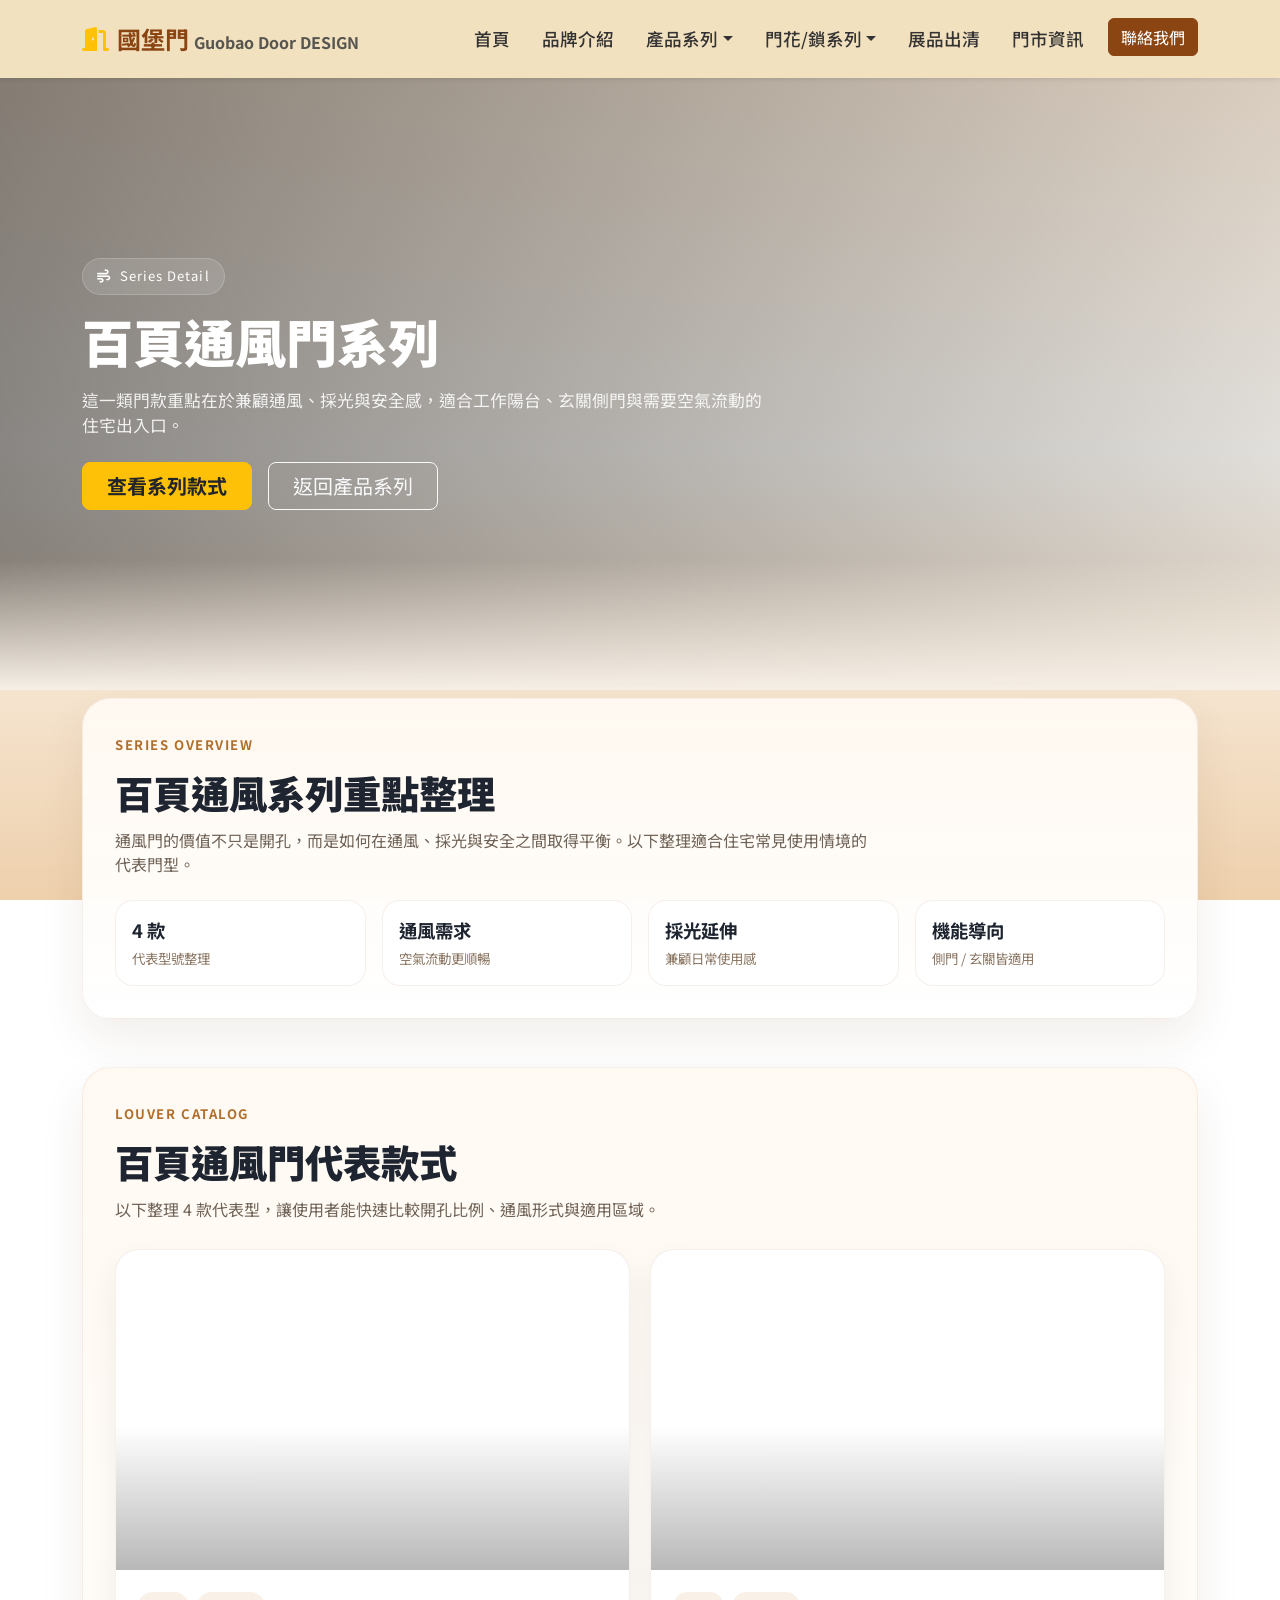
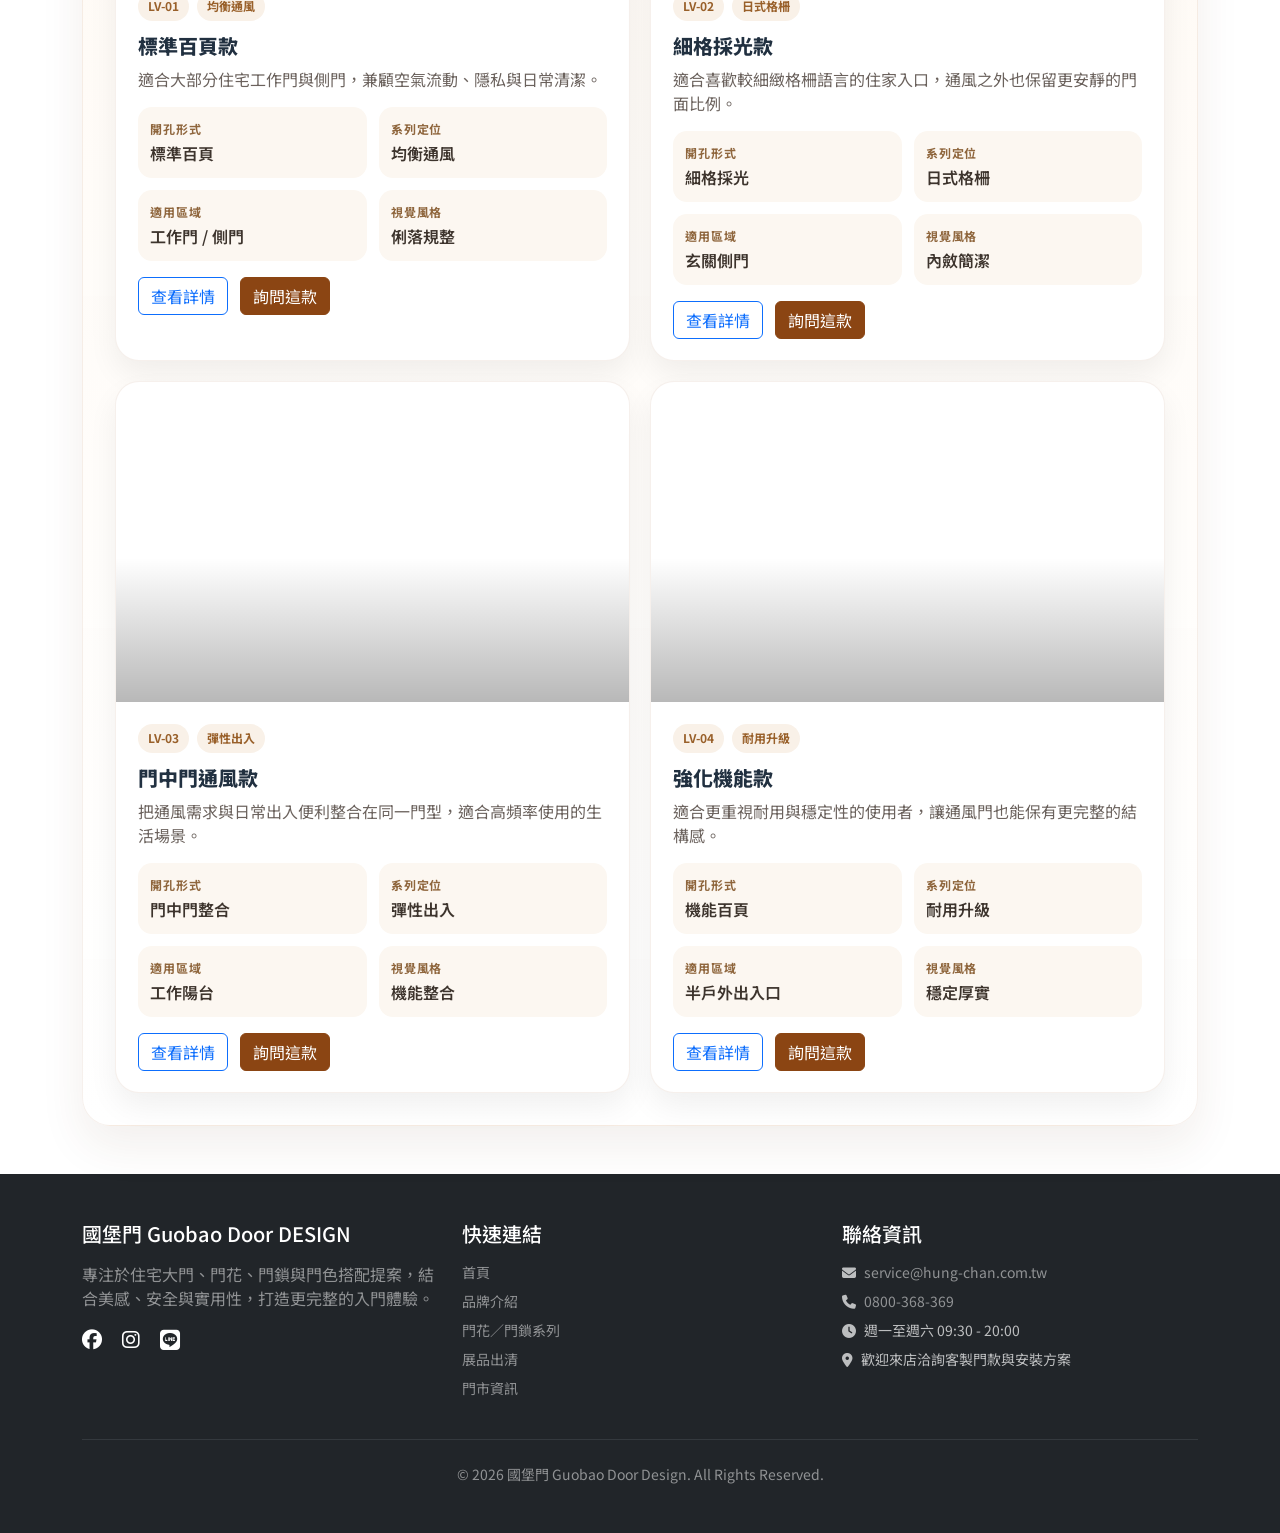
<file: 百頁通風門系列.html>
<!DOCTYPE html>
<html lang="zh-TW">
<head>
    <meta charset="UTF-8">
    <meta name="viewport" content="width=device-width, initial-scale=1.0">
    <meta name="description" content="瀏覽國堡門百頁通風門系列，整理通風、採光與安全兼顧的機能型門款。">
    <meta property="og:title" content="國堡門 - 百頁通風門系列">
    <meta property="og:description" content="瀏覽國堡門百頁通風門系列，整理通風、採光與安全兼顧的機能型門款。">
    <meta property="og:type" content="website">
    <title>百頁通風門系列 - 國堡門</title>
    <link href="https://cdn.jsdelivr.net/npm/bootstrap@5.3.0/dist/css/bootstrap.min.css" rel="stylesheet">
    <link rel="stylesheet" href="https://cdnjs.cloudflare.com/ajax/libs/font-awesome/6.4.0/css/all.min.css">
    <link href="https://fonts.googleapis.com/css2?family=Noto+Sans+TC:wght@300;400;500;700;900&display=swap" rel="stylesheet">
    <link rel="stylesheet" href="styles.css">
    <style>
        .louver-hero{min-height:68vh;position:relative;display:flex;align-items:center;background:linear-gradient(90deg,rgba(21,18,16,.5),rgba(21,18,16,.12)),url('https://hung-chan.com.tw/media/k2/categories/118.jpg') center/cover no-repeat}
        .louver-hero::after{content:"";position:absolute;inset:auto 0 0 0;height:130px;background:linear-gradient(180deg,rgba(255,255,255,0),rgba(247,240,231,1))}
        .louver-hero-content{position:relative;z-index:1;max-width:680px;color:#fff}
        .eyebrow{display:inline-flex;align-items:center;gap:.55rem;padding:.48rem .88rem;border-radius:999px;background:rgba(255,255,255,.12);border:1px solid rgba(255,255,255,.18);font-size:.82rem;letter-spacing:.08em;margin-bottom:1rem}
        .louver-hero-content h1{font-size:clamp(2.5rem,4vw,4rem);font-weight:900;margin-bottom:1rem}
        .louver-hero-content p{color:rgba(255,255,255,.88);font-size:1.05rem;margin-bottom:1.5rem}
        .louver-shell{margin-top:-2.5rem;position:relative;z-index:2}
        .louver-panel,.louver-grid-panel{background:linear-gradient(180deg,rgba(255,249,242,.96),rgba(255,255,255,.98));border-radius:28px;padding:2rem;box-shadow:0 20px 45px rgba(89,56,31,.08);border:1px solid rgba(139,69,19,.08)}
        .section-kicker{color:#b06f2d;font-size:.82rem;letter-spacing:.12em;text-transform:uppercase;font-weight:700;display:inline-block;margin-bottom:.9rem}
        .section-title-lg{font-size:clamp(1.9rem,3vw,2.7rem);font-weight:900;color:#1f2530;margin-bottom:.8rem}
        .section-lead{color:#6f6256;max-width:760px}
        .series-overview-stats{display:grid;grid-template-columns:repeat(4,minmax(0,1fr));gap:1rem;margin-top:1.5rem}
        .series-overview-stats .stat{background:#fff;border-radius:18px;padding:1rem;border:1px solid rgba(139,69,19,.08)}
        .series-overview-stats strong{display:block;color:#1e2530;font-size:1.15rem}
        .series-overview-stats span{color:#8a7662;font-size:.84rem}
        .louver-product-grid{display:grid;grid-template-columns:repeat(2,minmax(0,1fr));gap:1.25rem;margin-top:1.8rem}
        .louver-product-card{background:#fff;border-radius:24px;overflow:hidden;border:1px solid rgba(139,69,19,.08);box-shadow:0 14px 30px rgba(0,0,0,.06);height:100%}
        .louver-product-image{height:320px;background-size:cover;background-position:center;position:relative;cursor:pointer}
        .louver-product-image::after{content:"";position:absolute;inset:auto 0 0 0;height:45%;background:linear-gradient(180deg,rgba(0,0,0,0),rgba(0,0,0,.28))}
        .louver-product-body{padding:1.35rem}
        .louver-product-meta{display:flex;flex-wrap:wrap;gap:.45rem;margin-bottom:.8rem}
        .louver-product-meta span{background:#f9f1e8;color:#99602a;border-radius:999px;padding:.34rem .65rem;font-size:.75rem;font-weight:700}
        .louver-product-body h3{font-size:1.25rem;font-weight:800;color:#213040;margin-bottom:.6rem;cursor:pointer}
        .louver-product-body p{color:#6b625d;margin-bottom:1rem}
        .louver-product-specs{display:grid;grid-template-columns:repeat(2,minmax(0,1fr));gap:.75rem;margin-bottom:1rem}
        .louver-product-specs div{background:#fcf7f1;border-radius:14px;padding:.8rem}
        .louver-product-specs strong{display:block;color:#8f663d;font-size:.75rem;text-transform:uppercase;letter-spacing:.06em;margin-bottom:.2rem}
        .louver-product-specs span{color:#3d342d;font-weight:600}
        .louver-cta{display:flex;gap:.75rem;flex-wrap:wrap}
        .series-detail-modal{border:0;border-radius:28px;overflow:hidden;background:linear-gradient(180deg,#fdf7ef,#fff)}
        .series-detail-modal .modal-header{border-bottom:1px solid rgba(139,69,19,.08);padding:1.2rem 1.4rem}
        .series-detail-modal .modal-body{padding:1.4rem}
        .detail-hero-image{width:100%;min-height:420px;border-radius:24px;background-size:cover;background-position:center;box-shadow:inset 0 0 0 1px rgba(139,69,19,.08)}
        .detail-summary-card{background:#f8efe5;border-radius:22px;padding:1.2rem;margin-top:1rem;border:1px solid rgba(139,69,19,.08)}
        .detail-summary-card strong{display:block;color:#8f663d;margin-bottom:.3rem}
        .detail-pills{display:flex;flex-wrap:wrap;gap:.55rem;margin-bottom:1rem}
        .detail-pills span{background:#f9f1e8;color:#99602a;border-radius:999px;padding:.38rem .72rem;font-size:.8rem;font-weight:700}
        .detail-price-chip{display:inline-flex;align-items:center;gap:.5rem;padding:.65rem .95rem;border-radius:999px;background:linear-gradient(135deg,#9c5a1e,#c47a2f);color:#fff;font-weight:800;margin-bottom:1rem}
        .detail-grid{display:grid;grid-template-columns:repeat(2,minmax(0,1fr));gap:.8rem;margin-bottom:1rem}
        .detail-grid div{background:#fff;border-radius:16px;padding:.9rem;border:1px solid rgba(139,69,19,.08)}
        .detail-grid strong{display:block;color:#8f663d;font-size:.76rem;margin-bottom:.2rem}
        .detail-grid span{color:#2f2f34;font-weight:600}
        .detail-section-title{font-size:.92rem;color:#8f663d;font-weight:800;letter-spacing:.06em;margin:1rem 0 .6rem;text-transform:uppercase}
        .detail-feature-list{margin:0;padding-left:1.1rem;color:#5f5650}
        .detail-feature-list li+li{margin-top:.35rem}
        .detail-price-table{width:100%;border-collapse:separate;border-spacing:0;overflow:hidden;border-radius:18px;border:1px solid rgba(139,69,19,.08)}
        .detail-price-table th,.detail-price-table td{padding:.8rem .9rem;font-size:.92rem}
        .detail-price-table thead th{background:#6b4c3a;color:#fff}
        .detail-price-table tbody td{background:#fff;color:#564a43;border-top:1px solid rgba(139,69,19,.08)}
        @media (max-width:991.98px){.series-overview-stats,.louver-product-grid{grid-template-columns:repeat(2,minmax(0,1fr))}}
        @media (max-width:767.98px){.series-overview-stats,.louver-product-grid,.louver-product-specs,.detail-grid{grid-template-columns:1fr}.louver-panel,.louver-grid-panel{padding:1.35rem;border-radius:22px}.louver-product-image{height:260px}.detail-hero-image{min-height:280px}}
    </style>
</head>
<body>
    <header class="louver-hero">
        <div class="container">
            <div class="louver-hero-content">
                <span class="eyebrow"><i class="fas fa-wind"></i> Series Detail</span>
                <h1>百頁通風門系列</h1>
                <p>這一類門款重點在於兼顧通風、採光與安全感，適合工作陽台、玄關側門與需要空氣流動的住宅出入口。</p>
                <div class="d-flex flex-wrap gap-3">
                    <a href="#louver-products" class="btn btn-warning btn-lg text-dark fw-bold px-4">查看系列款式</a>
                    <a href="產品系列.html" class="btn btn-outline-light btn-lg px-4">返回產品系列</a>
                </div>
            </div>
        </div>
    </header>

    <main class="container py-5 louver-shell">
        <section class="louver-panel mb-5">
            <span class="section-kicker">Series Overview</span>
            <h2 class="section-title-lg">百頁通風系列重點整理</h2>
            <p class="section-lead mb-0">通風門的價值不只是開孔，而是如何在通風、採光與安全之間取得平衡。以下整理適合住宅常見使用情境的代表門型。</p>
            <div class="series-overview-stats">
                <div class="stat"><strong>4 款</strong><span>代表型號整理</span></div>
                <div class="stat"><strong>通風需求</strong><span>空氣流動更順暢</span></div>
                <div class="stat"><strong>採光延伸</strong><span>兼顧日常使用感</span></div>
                <div class="stat"><strong>機能導向</strong><span>側門 / 玄關皆適用</span></div>
            </div>
        </section>

        <section class="louver-grid-panel" id="louver-products">
            <span class="section-kicker">Louver Catalog</span>
            <h2 class="section-title-lg">百頁通風門代表款式</h2>
            <p class="section-lead">以下整理 4 款代表型，讓使用者能快速比較開孔比例、通風形式與適用區域。</p>
            <div class="louver-product-grid">
                <article class="louver-product-card">
                    <div class="louver-product-image" style="background-image:url('https://hung-chan.com.tw/media/k2/categories/118.jpg');"></div>
                    <div class="louver-product-body">
                        <div class="louver-product-meta"><span>LV-01</span><span>均衡通風</span></div>
                        <h3>標準百頁款</h3>
                        <p>適合大部分住宅工作門與側門，兼顧空氣流動、隱私與日常清潔。</p>
                        <div class="louver-product-specs">
                            <div><strong>開孔形式</strong><span>標準百頁</span></div>
                            <div><strong>系列定位</strong><span>均衡通風</span></div>
                            <div><strong>適用區域</strong><span>工作門 / 側門</span></div>
                            <div><strong>視覺風格</strong><span>俐落規整</span></div>
                        </div>
                        <div class="louver-cta"><a href="聯絡我們.html" class="btn btn-primary-custom">詢問這款</a></div>
                    </div>
                </article>
                <article class="louver-product-card">
                    <div class="louver-product-image" style="background-image:url('https://hung-chan.com.tw/media/k2/categories/121.jpg');"></div>
                    <div class="louver-product-body">
                        <div class="louver-product-meta"><span>LV-02</span><span>日式格柵</span></div>
                        <h3>細格採光款</h3>
                        <p>適合喜歡較細緻格柵語言的住家入口，通風之外也保留更安靜的門面比例。</p>
                        <div class="louver-product-specs">
                            <div><strong>開孔形式</strong><span>細格採光</span></div>
                            <div><strong>系列定位</strong><span>日式格柵</span></div>
                            <div><strong>適用區域</strong><span>玄關側門</span></div>
                            <div><strong>視覺風格</strong><span>內斂簡潔</span></div>
                        </div>
                        <div class="louver-cta"><a href="聯絡我們.html" class="btn btn-primary-custom">詢問這款</a></div>
                    </div>
                </article>
                <article class="louver-product-card">
                    <div class="louver-product-image" style="background-image:url('https://hung-chan.com.tw/media/k2/categories/129.jpg');"></div>
                    <div class="louver-product-body">
                        <div class="louver-product-meta"><span>LV-03</span><span>彈性出入</span></div>
                        <h3>門中門通風款</h3>
                        <p>把通風需求與日常出入便利整合在同一門型，適合高頻率使用的生活場景。</p>
                        <div class="louver-product-specs">
                            <div><strong>開孔形式</strong><span>門中門整合</span></div>
                            <div><strong>系列定位</strong><span>彈性出入</span></div>
                            <div><strong>適用區域</strong><span>工作陽台</span></div>
                            <div><strong>視覺風格</strong><span>機能整合</span></div>
                        </div>
                        <div class="louver-cta"><a href="聯絡我們.html" class="btn btn-primary-custom">詢問這款</a></div>
                    </div>
                </article>
                <article class="louver-product-card">
                    <div class="louver-product-image" style="background-image:url('https://hung-chan.com.tw/media/k2/categories/130.jpg');"></div>
                    <div class="louver-product-body">
                        <div class="louver-product-meta"><span>LV-04</span><span>耐用升級</span></div>
                        <h3>強化機能款</h3>
                        <p>適合更重視耐用與穩定性的使用者，讓通風門也能保有更完整的結構感。</p>
                        <div class="louver-product-specs">
                            <div><strong>開孔形式</strong><span>機能百頁</span></div>
                            <div><strong>系列定位</strong><span>耐用升級</span></div>
                            <div><strong>適用區域</strong><span>半戶外出入口</span></div>
                            <div><strong>視覺風格</strong><span>穩定厚實</span></div>
                        </div>
                        <div class="louver-cta"><a href="聯絡我們.html" class="btn btn-primary-custom">詢問這款</a></div>
                    </div>
                </article>
            </div>
        </section>
    </main>

    <div class="modal fade" id="seriesDetailModal" tabindex="-1" aria-labelledby="seriesDetailModalLabel" aria-hidden="true">
        <div class="modal-dialog modal-xl modal-dialog-centered modal-dialog-scrollable">
            <div class="modal-content series-detail-modal">
                <div class="modal-header"><div><div class="detail-pills mb-2" id="detailModalPills"></div><h3 class="modal-title fw-bold mb-1" id="seriesDetailModalLabel">產品詳細資訊</h3><p class="text-muted mb-0" id="detailModalSubtitle"></p></div><button type="button" class="btn-close" data-bs-dismiss="modal" aria-label="Close"></button></div>
                <div class="modal-body">
                    <div class="row g-4">
                        <div class="col-lg-6"><div class="detail-hero-image" id="detailModalImage"></div><div class="detail-summary-card"><strong>款式配置</strong><span id="detailModalSummary"></span></div></div>
                        <div class="col-lg-6"><div class="detail-price-chip" id="detailModalPrice"></div><div class="detail-grid" id="detailModalSpecs"></div><div class="detail-section-title">特色</div><ul class="detail-feature-list" id="detailModalFeatures"></ul><div class="detail-section-title">門鎖與備註</div><p class="mb-2 text-muted" id="detailModalLock"></p><p class="small text-muted mb-0" id="detailModalNote"></p></div>
                    </div>
                    <div class="detail-section-title">常見尺寸與價格</div>
                    <div class="table-responsive"><table class="detail-price-table"><thead><tr><th>內容</th><th>規格尺寸</th><th>非甲級/價格</th><th>甲級防火/價格</th></tr></thead><tbody id="detailModalTable"></tbody></table></div>
                    <div class="d-flex flex-wrap gap-3 mt-4"><a href="聯絡我們.html" class="btn btn-primary-custom btn-lg">詢問這款</a><button type="button" class="btn btn-outline-secondary btn-lg" data-bs-dismiss="modal">回到列表</button></div>
                </div>
            </div>
        </div>
    </div>

    <script src="https://cdn.jsdelivr.net/npm/bootstrap@5.3.0/dist/js/bootstrap.bundle.min.js"></script>
    <script>
        document.addEventListener('DOMContentLoaded', function () {
            const productDetails = {
                'LV-01': {title:'百頁通風門 LV-01｜標準百頁款',subtitle:'適合工作門與側門的均衡通風配置',image:'https://hung-chan.com.tw/media/k2/categories/118.jpg',summary:'標準百頁開孔 / 機能通風門扇',pills:['百頁通風門','均衡通風','高實用'],priceFrom:'$33,800 起',specs:[['型號','LV-01'],['開孔形式','標準百頁'],['適用區域','工作門 / 側門'],['定位','均衡通風']],features:['兼顧通風、採光與隱私','適合多數住宅高頻率使用區域','日常清潔與保養相對容易'],lock:'標準門鎖配置，可依需求升級',note:'實際開孔比例與尺寸可依現場條件建議。',prices:[['單門','90 x 210 cm','$33,800','$38,800'],['單門','100 x 210 cm','$35,800','$40,800'],['子母門','120 x 210 cm','$43,800','$49,800']]},
                'LV-02': {title:'百頁通風門 LV-02｜細格採光款',subtitle:'更細緻的格柵語言，適合內斂住宅門面',image:'https://hung-chan.com.tw/media/k2/categories/121.jpg',summary:'細格採光 / 日式格柵門面',pills:['百頁通風門','日式格柵','採光'],priceFrom:'$35,800 起',specs:[['型號','LV-02'],['開孔形式','細格採光'],['適用區域','玄關側門'],['定位','日式格柵']],features:['格柵語言較細緻安靜','適合喜歡簡潔比例的住宅','兼具採光與門面層次'],lock:'標準門鎖配置，可依需求升級',note:'可依門色與把手樣式做客製調整。',prices:[['單門','90 x 210 cm','$35,800','$40,800'],['單門','100 x 210 cm','$37,800','$42,800'],['子母門','120 x 210 cm','$45,800','$51,800']]},
                'LV-03': {title:'百頁通風門 LV-03｜門中門通風款',subtitle:'把通風需求與日常出入便利整合在同一門型',image:'https://hung-chan.com.tw/media/k2/categories/129.jpg',summary:'門中門整合 / 多情境出入配置',pills:['百頁通風門','門中門','彈性出入'],priceFrom:'$36,800 起',specs:[['型號','LV-03'],['開孔形式','門中門整合'],['適用區域','工作陽台'],['定位','彈性出入']],features:['適合高頻率使用場景','兼顧通風與通行便利','機能整合度高'],lock:'標準門鎖配置，可加價升級多段鎖',note:'門中門比例可依實際使用習慣調整。',prices:[['單門','90 x 210 cm','$36,800','$41,800'],['單門','100 x 210 cm','$38,800','$43,800'],['子母門','120 x 210 cm','$46,800','$52,800']]},
                'LV-04': {title:'百頁通風門 LV-04｜強化機能款',subtitle:'更重視耐用與穩定性的通風門型',image:'https://hung-chan.com.tw/media/k2/categories/130.jpg',summary:'機能百頁 / 加強耐用結構',pills:['百頁通風門','耐用升級','半戶外'],priceFrom:'$37,800 起',specs:[['型號','LV-04'],['開孔形式','機能百頁'],['適用區域','半戶外出入口'],['定位','耐用升級']],features:['結構穩定度更高','適合半戶外高頻率使用區域','維持通風同時保有厚實感'],lock:'標準門鎖配置，可依需求升級',note:'尺寸、防火與五金內容不同，價格將隨之調整。',prices:[['單門','90 x 210 cm','$37,800','$42,800'],['單門','100 x 210 cm','$39,800','$44,800'],['子母門','120 x 210 cm','$47,800','$53,800']]}
            };

            const modal = new bootstrap.Modal(document.getElementById('seriesDetailModal'));
            const pillsEl = document.getElementById('detailModalPills');
            const titleEl = document.getElementById('seriesDetailModalLabel');
            const subtitleEl = document.getElementById('detailModalSubtitle');
            const imageEl = document.getElementById('detailModalImage');
            const summaryEl = document.getElementById('detailModalSummary');
            const priceEl = document.getElementById('detailModalPrice');
            const specsEl = document.getElementById('detailModalSpecs');
            const featuresEl = document.getElementById('detailModalFeatures');
            const lockEl = document.getElementById('detailModalLock');
            const noteEl = document.getElementById('detailModalNote');
            const tableEl = document.getElementById('detailModalTable');

            function openProductModal(code, imageStyle) {
                const item = productDetails[code];
                if (!item) return;
                pillsEl.innerHTML = item.pills.map((pill) => `<span>${pill}</span>`).join('');
                titleEl.textContent = item.title;
                subtitleEl.textContent = item.subtitle;
                imageEl.style.backgroundImage = imageStyle || `url('${item.image}')`;
                summaryEl.textContent = item.summary;
                priceEl.innerHTML = `<i class="fas fa-tags"></i> 參考價格 ${item.priceFrom}`;
                specsEl.innerHTML = item.specs.map(([label, value]) => `<div><strong>${label}</strong><span>${value}</span></div>`).join('');
                featuresEl.innerHTML = item.features.map((feature) => `<li>${feature}</li>`).join('');
                lockEl.textContent = item.lock;
                noteEl.textContent = item.note;
                tableEl.innerHTML = item.prices.map((row) => `<tr><td>${row[0]}</td><td>${row[1]}</td><td>${row[2]}</td><td>${row[3]}</td></tr>`).join('');
                modal.show();
            }

            document.querySelectorAll('.louver-product-card').forEach((card) => {
                const code = card.querySelector('.louver-product-meta span')?.textContent.trim();
                const image = card.querySelector('.louver-product-image');
                const title = card.querySelector('h3');
                const cta = card.querySelector('.louver-cta');
                if (!code || !productDetails[code]) return;
                const imageStyle = image.style.backgroundImage || getComputedStyle(image).backgroundImage;
                image.addEventListener('click', () => openProductModal(code, imageStyle));
                title.addEventListener('click', () => openProductModal(code, imageStyle));
                const detailButton = document.createElement('button');
                detailButton.type = 'button';
                detailButton.className = 'btn btn-outline-primary';
                detailButton.textContent = '查看詳情';
                detailButton.addEventListener('click', () => openProductModal(code, imageStyle));
                cta.prepend(detailButton);
            });
        });
    </script>
    <script src="shared-layout.js"></script>
    <script src="shared-enhancements.js"></script>
</body>
</html>
</file>
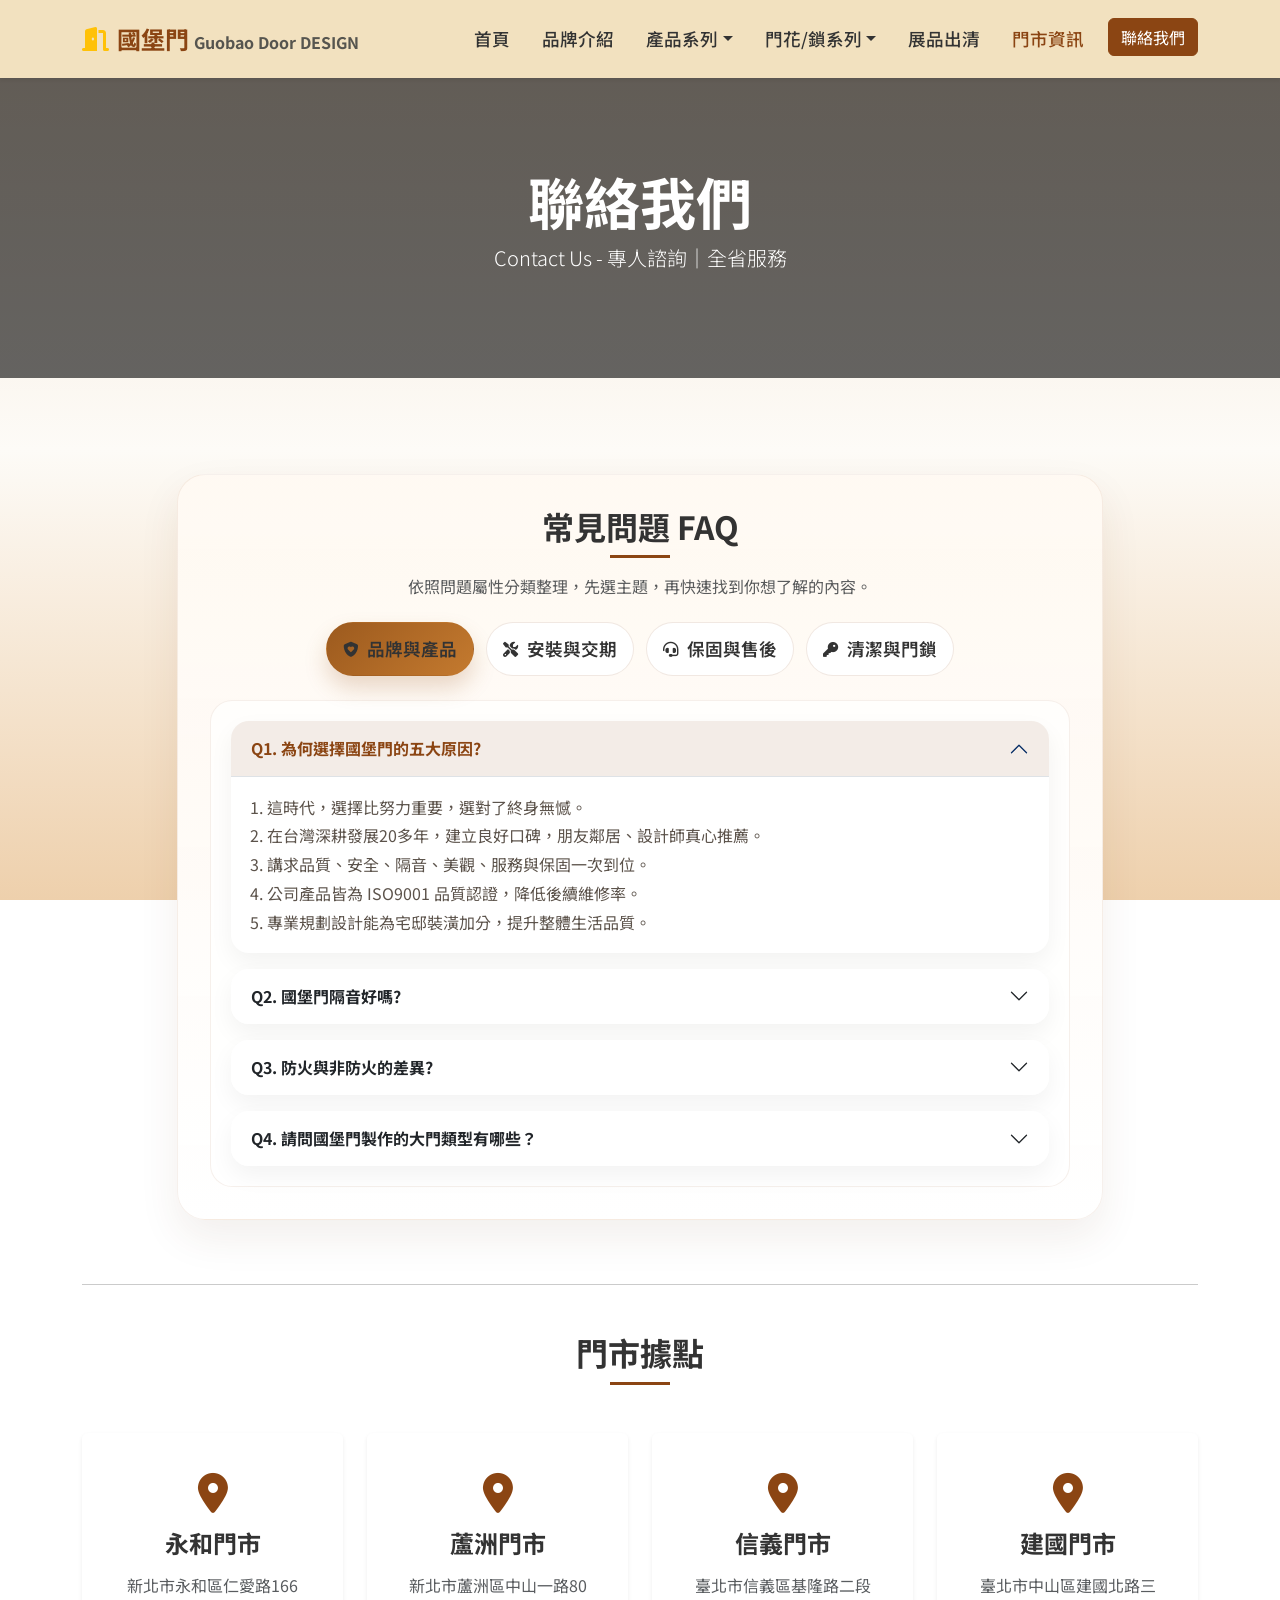
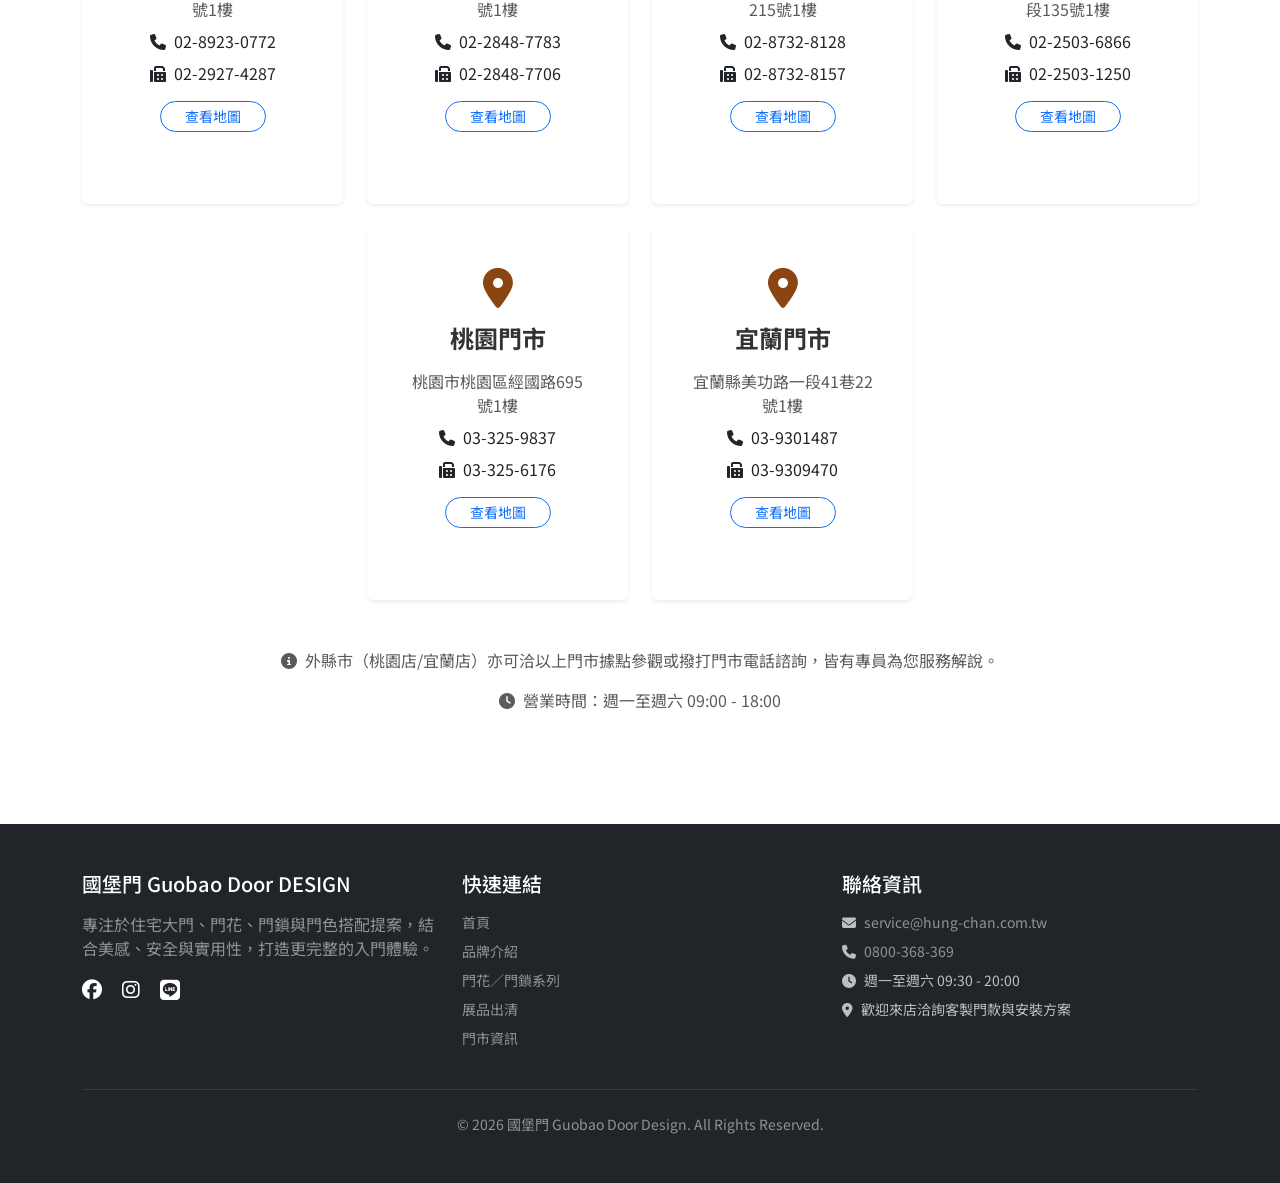
<file: 聯絡我們.html>
﻿<!DOCTYPE html>
<html lang="zh-TW">
<head>
    <meta charset="UTF-8">
    <meta name="viewport" content="width=device-width, initial-scale=1.0">
    <meta name="description" content="Guobao Door provides entry doors, locks, color options, product catalogs, and showroom contact information.">
    <meta property="og:title" content="Guobao Door">
    <meta property="og:description" content="Guobao Door provides entry doors, locks, color options, product catalogs, and showroom contact information.">
    <meta property="og:type" content="website">
    <title>聯絡我們 - 國堡門</title>
    <!-- Bootstrap 5 CSS -->
    <link href="https://cdn.jsdelivr.net/npm/bootstrap@5.3.0/dist/css/bootstrap.min.css" rel="stylesheet">
    <!-- Font Awesome -->
    <link rel="stylesheet" href="https://cdnjs.cloudflare.com/ajax/libs/font-awesome/6.4.0/css/all.min.css">
    <!-- Google Fonts -->
    <link href="https://fonts.googleapis.com/css2?family=Noto+Sans+TC:wght@300;400;500;700&display=swap" rel="stylesheet">
    <!-- Custom CSS -->
    <link rel="stylesheet" href="styles.css">
    <link rel="stylesheet" href="聯絡我們.css">
</head>
<body>

    <!-- Header -->
    <header class="page-header">
        <div class="text-center position-relative z-1">
            <h1 class="display-4 fw-bold">聯絡我們</h1>
            <p class="lead text-white">Contact Us - 專人諮詢｜全省服務</p>
        </div>
    </header>

    <div class="container py-5">
        
        <!-- FAQ Section -->
        <div class="row justify-content-center faq-section">
            <div class="col-lg-10">
                <div class="faq-shell">
                    <div class="text-center mb-4">
                        <h2 class="fw-bold section-title mb-3">常見問題 FAQ</h2>
                        <p class="text-muted mb-0">依照問題屬性分類整理，先選主題，再快速找到你想了解的內容。</p>
                    </div>
                            
                    <ul class="nav nav-pills faq-tabs justify-content-center mb-4" id="faqTab" role="tablist">
                        <li class="nav-item" role="presentation">
                            <button class="nav-link active" id="faq-brand-tab" data-bs-toggle="pill" data-bs-target="#faq-brand" type="button" role="tab" aria-controls="faq-brand" aria-selected="true"><i class="fas fa-shield-heart"></i><span>品牌與產品</span></button>
                        </li>
                        <li class="nav-item" role="presentation">
                            <button class="nav-link" id="faq-install-tab" data-bs-toggle="pill" data-bs-target="#faq-install" type="button" role="tab" aria-controls="faq-install" aria-selected="false"><i class="fas fa-screwdriver-wrench"></i><span>安裝與交期</span></button>
                        </li>
                        <li class="nav-item" role="presentation">
                            <button class="nav-link" id="faq-service-tab" data-bs-toggle="pill" data-bs-target="#faq-service" type="button" role="tab" aria-controls="faq-service" aria-selected="false"><i class="fas fa-headset"></i><span>保固與售後</span></button>
                        </li>
                        <li class="nav-item" role="presentation">
                            <button class="nav-link" id="faq-care-tab" data-bs-toggle="pill" data-bs-target="#faq-care" type="button" role="tab" aria-controls="faq-care" aria-selected="false"><i class="fas fa-key"></i><span>清潔與門鎖</span></button>
                        </li>
                    </ul>

                    <div class="tab-content faq-tab-content" id="faqTabContent">
                        <div class="tab-pane fade show active" id="faq-brand" role="tabpanel" aria-labelledby="faq-brand-tab" tabindex="0">
                            <div class="accordion faq-accordion" id="faqAccordionBrand">
                                <div class="accordion-item">
                                    <h2 class="accordion-header" id="headingBrandOne">
                                        <button class="accordion-button" type="button" data-bs-toggle="collapse" data-bs-target="#collapseBrandOne" aria-expanded="true" aria-controls="collapseBrandOne">
                                            Q1. 為何選擇國堡門的五大原因?
                                        </button>
                                    </h2>
                                    <div id="collapseBrandOne" class="accordion-collapse collapse show" aria-labelledby="headingBrandOne" data-bs-parent="#faqAccordionBrand">
                                        <div class="accordion-body">
                                            <ol class="ps-3 mb-0">
                                                <li>這時代，選擇比努力重要，選對了終身無憾。</li>
                                                <li>在台灣深耕發展20多年，建立良好口碑，朋友鄰居、設計師真心推薦。</li>
                                                <li>講求品質、安全、隔音、美觀、服務與保固一次到位。</li>
                                                <li>公司產品皆為 ISO9001 品質認證，降低後續維修率。</li>
                                                <li>專業規劃設計能為宅邸裝潢加分，提升整體生活品質。</li>
                                            </ol>
                                        </div>
                                    </div>
                                </div>

                                <div class="accordion-item">
                                    <h2 class="accordion-header" id="headingBrandTwo">
                                        <button class="accordion-button collapsed" type="button" data-bs-toggle="collapse" data-bs-target="#collapseBrandTwo" aria-expanded="false" aria-controls="collapseBrandTwo">
                                            Q2. 國堡門隔音好嗎?
                                        </button>
                                    </h2>
                                    <div id="collapseBrandTwo" class="accordion-collapse collapse" aria-labelledby="headingBrandTwo" data-bs-parent="#faqAccordionBrand">
                                        <div class="accordion-body">
                                            <ul class="list-unstyled mb-0">
                                                <li>(1) 大門皆有紮實的隔音填充物。</li>
                                                <li>(2) 門框皆有崁入式高磅數氣密條。</li>
                                                <li>(3) 雙玄關更有內外框雙氣密效果，若特別重視隔音，建議優先挑選雙玄關系列。</li>
                                            </ul>
                                        </div>
                                    </div>
                                </div>

                                <div class="accordion-item">
                                    <h2 class="accordion-header" id="headingBrandThree">
                                        <button class="accordion-button collapsed" type="button" data-bs-toggle="collapse" data-bs-target="#collapseBrandThree" aria-expanded="false" aria-controls="collapseBrandThree">
                                            Q3. 防火與非防火的差異?
                                        </button>
                                    </h2>
                                    <div id="collapseBrandThree" class="accordion-collapse collapse" aria-labelledby="headingBrandThree" data-bs-parent="#faqAccordionBrand">
                                        <div class="accordion-body">
                                            <ul class="list-unstyled mb-0">
                                                <li>(1) 防火門為政府合法規格，常見為甲種防火門 F60A 等級。</li>
                                                <li>(2) 防火門可開立防火證書及防火標章；非防火門則以隔音填充物為主，無法開立相關證明。</li>
                                                <li>(3) 外觀可相近，但防火門整體重量通常會較高。</li>
                                            </ul>
                                        </div>
                                    </div>
                                </div>

                                <div class="accordion-item">
                                    <h2 class="accordion-header" id="headingBrandFour">
                                        <button class="accordion-button collapsed" type="button" data-bs-toggle="collapse" data-bs-target="#collapseBrandFour" aria-expanded="false" aria-controls="collapseBrandFour">
                                            Q4. 請問國堡門製作的大門類型有哪些？
                                        </button>
                                    </h2>
                                    <div id="collapseBrandFour" class="accordion-collapse collapse" aria-labelledby="headingBrandFour" data-bs-parent="#faqAccordionBrand">
                                        <div class="accordion-body">
                                            <p>國堡門製作的門類型廣泛，包含：</p>
                                            <p class="text-muted mb-2">大門、鐵門、白鐵門、外門、內門、藝術門、金屬門、鍛造門、鑄鋁門、玄關門、鋼製門、鋼木門、通風門、防火門、遮煙門、防爆門、防盜門、逃生門與特殊開模訂製門等。</p>
                                            <p class="mb-0">可先參考系列款式，再由門市專員協助你做尺寸、風格與需求規劃。</p>
                                        </div>
                                    </div>
                                </div>
                            </div>
                        </div>

                        <div class="tab-pane fade" id="faq-install" role="tabpanel" aria-labelledby="faq-install-tab" tabindex="0">
                            <div class="accordion faq-accordion" id="faqAccordionInstall">
                                <div class="accordion-item">
                                    <h2 class="accordion-header" id="headingInstallOne">
                                        <button class="accordion-button" type="button" data-bs-toggle="collapse" data-bs-target="#collapseInstallOne" aria-expanded="true" aria-controls="collapseInstallOne">
                                            Q5. 製作交期約幾個工作天?
                                        </button>
                                    </h2>
                                    <div id="collapseInstallOne" class="accordion-collapse collapse show" aria-labelledby="headingInstallOne" data-bs-parent="#faqAccordionInstall">
                                        <div class="accordion-body">
                                            <ul class="list-unstyled mb-0">
                                                <li>(1) 非防火門：約 12-15 個工作天。</li>
                                                <li>(2) 防火門：約 15-20 個工作天。</li>
                                                <li>(3) 特殊門款：約 20-25 個工作天，實際仍以門市接洽及現場條件為準。</li>
                                            </ul>
                                        </div>
                                    </div>
                                </div>

                                <div class="accordion-item">
                                    <h2 class="accordion-header" id="headingInstallTwo">
                                        <button class="accordion-button collapsed" type="button" data-bs-toggle="collapse" data-bs-target="#collapseInstallTwo" aria-expanded="false" aria-controls="collapseInstallTwo">
                                            Q6. 若沒裝修可以更換大門?
                                        </button>
                                    </h2>
                                    <div id="collapseInstallTwo" class="accordion-collapse collapse" aria-labelledby="headingInstallTwo" data-bs-parent="#faqAccordionInstall">
                                        <div class="accordion-body">
                                            <ul class="list-unstyled mb-0">
                                                <li>(1) 可採拆除作法，並搭配水泥填補。</li>
                                                <li>(2) 也可採包框工法，屬於乾式施工，較不影響既有空間。</li>
                                            </ul>
                                        </div>
                                    </div>
                                </div>
                            </div>
                        </div>

                        <div class="tab-pane fade" id="faq-service" role="tabpanel" aria-labelledby="faq-service-tab" tabindex="0">
                            <div class="accordion faq-accordion" id="faqAccordionService">
                                <div class="accordion-item">
                                    <h2 class="accordion-header" id="headingServiceOne">
                                        <button class="accordion-button" type="button" data-bs-toggle="collapse" data-bs-target="#collapseServiceOne" aria-expanded="true" aria-controls="collapseServiceOne">
                                            Q7. 國堡門有終生的保固服務嗎?
                                        </button>
                                    </h2>
                                    <div id="collapseServiceOne" class="accordion-collapse collapse show" aria-labelledby="headingServiceOne" data-bs-parent="#faqAccordionService">
                                        <div class="accordion-body">
                                            <ul class="list-unstyled mb-0">
                                                <li>(1) 鉸鍊終身保固及調整。</li>
                                                <li>(2) 氣密條終身免費更換。</li>
                                                <li>(3) 小範圍補漆可協助處理，大面積則依門市評估。</li>
                                                <li>(4) 提供 0800 服務專線與售後團隊支援。</li>
                                            </ul>
                                        </div>
                                    </div>
                                </div>

                                <div class="accordion-item">
                                    <h2 class="accordion-header" id="headingServiceTwo">
                                        <button class="accordion-button collapsed" type="button" data-bs-toggle="collapse" data-bs-target="#collapseServiceTwo" aria-expanded="false" aria-controls="collapseServiceTwo">
                                            Q8. 安裝當中有工程鎖嗎? 正式鎖可複製嗎?
                                        </button>
                                    </h2>
                                    <div id="collapseServiceTwo" class="accordion-collapse collapse" aria-labelledby="headingServiceTwo" data-bs-parent="#faqAccordionService">
                                        <div class="accordion-body">
                                            <p><strong>關於工程鎖：</strong></p>
                                            <ul class="list-unstyled mb-3">
                                                <li>(1) 施工期間機械鎖或電子鎖皆可提供工程鎖使用。</li>
                                                <li>(2) 可確保施工中與完工後的安全與便利。</li>
                                                <li>(3) 完工後不需再額外支付換鎖費用。</li>
                                            </ul>
                                            <p><strong>關於鑰匙複製：</strong></p>
                                            <ul class="list-unstyled mb-0">
                                                <li>(1) 只要有對應鎖胚，多數鎖行即可協助複製。</li>
                                                <li>(2) 若需要，也可向門市詢問合適的專業鎖行資訊。</li>
                                            </ul>
                                        </div>
                                    </div>
                                </div>
                            </div>
                        </div>

                        <div class="tab-pane fade" id="faq-care" role="tabpanel" aria-labelledby="faq-care-tab" tabindex="0">
                            <div class="accordion faq-accordion" id="faqAccordionCare">
                                <div class="accordion-item">
                                    <h2 class="accordion-header" id="headingCareOne">
                                        <button class="accordion-button" type="button" data-bs-toggle="collapse" data-bs-target="#collapseCareOne" aria-expanded="true" aria-controls="collapseCareOne">
                                            Q9. 可以用水清潔嗎? 可以用酒精消毒嗎?
                                        </button>
                                    </h2>
                                    <div id="collapseCareOne" class="accordion-collapse collapse show" aria-labelledby="headingCareOne" data-bs-parent="#faqAccordionCare">
                                        <div class="accordion-body">
                                            <div class="alert alert-warning" role="alert">
                                                <i class="fas fa-exclamation-triangle me-2"></i>注意事項
                                            </div>
                                            <ul class="list-unstyled mb-0">
                                                <li>(1) 不可直接用水清潔刷洗。</li>
                                                <li>(2) 不可使用甲苯、化學藥劑或酒精擦拭，以免掉色。</li>
                                                <li>(3) 建議使用乾布搭配適合的保養清潔用品進行日常擦拭。</li>
                                            </ul>
                                        </div>
                                    </div>
                                </div>

                                <div class="accordion-item">
                                    <h2 class="accordion-header" id="headingCareTwo">
                                        <button class="accordion-button collapsed" type="button" data-bs-toggle="collapse" data-bs-target="#collapseCareTwo" aria-expanded="false" aria-controls="collapseCareTwo">
                                            Q10. 購買大門是否能加裝電子鎖? 以及故障排除?
                                        </button>
                                    </h2>
                                    <div id="collapseCareTwo" class="accordion-collapse collapse" aria-labelledby="headingCareTwo" data-bs-parent="#faqAccordionCare">
                                        <div class="accordion-body">
                                            <p><strong>加裝電子鎖：</strong></p>
                                            <ul class="list-unstyled mb-3">
                                                <li>(1) 多數門款皆可加裝電子鎖。</li>
                                                <li>(2) 可於門市挑選適合品牌型式，或自備電子鎖由現場評估代為沖孔。</li>
                                            </ul>
                                            <p><strong>基本故障排除：</strong></p>
                                            <ul class="list-unstyled mb-0">
                                                <li>(1) 門鎖或鉸鍊不順時，可先以針車油、恐龍 191 或 WD-40 做潤滑保養。</li>
                                                <li>(2) 若短期內仍未改善，歡迎直接聯絡門市或客服專線安排協助。</li>
                                            </ul>
                                        </div>
                                    </div>
                                </div>
                            </div>
                        </div>
                    </div>
                </div>
            </div>
        </div>

        <hr class="my-5">

        <!-- Store Locations -->
        <h2 class="text-center mb-5 fw-bold section-title">門市據點</h2>
        <div class="row g-4 justify-content-center mb-5">
            <div class="col-md-6 col-lg-3">
                <div class="card h-100 border-0 shadow-sm location-item">
                    <div class="card-body text-center">
                        <i class="fas fa-map-marker-alt location-icon"></i>
                        <h4 class="card-title fw-bold mb-3 location-title">永和門市</h4>
                        <p class="mb-2 text-muted">新北市永和區仁愛路166號1樓</p>
                        <p class="mb-2"><i class="fas fa-phone me-2"></i>02-8923-0772</p>
                        <p class="mb-3"><i class="fas fa-fax me-2"></i>02-2927-4287</p>
                        <a href="https://goo.gl/maps/CyJTJ3S6W8CkdMa68" target="_blank" rel="noopener noreferrer" class="btn btn-outline-primary btn-sm rounded-pill px-4">查看地圖</a>
                    </div>
                </div>
            </div>
            <div class="col-md-6 col-lg-3">
                <div class="card h-100 border-0 shadow-sm location-item">
                    <div class="card-body text-center">
                        <i class="fas fa-map-marker-alt location-icon"></i>
                        <h4 class="card-title fw-bold mb-3 location-title">蘆洲門市</h4>
                        <p class="mb-2 text-muted">新北市蘆洲區中山一路80號1樓</p>
                        <p class="mb-2"><i class="fas fa-phone me-2"></i>02-2848-7783</p>
                        <p class="mb-3"><i class="fas fa-fax me-2"></i>02-2848-7706</p>
                        <a href="https://goo.gl/maps/3CMkDdbn4UFadg927" target="_blank" rel="noopener noreferrer" class="btn btn-outline-primary btn-sm rounded-pill px-4">查看地圖</a>
                    </div>
                </div>
            </div>
            <div class="col-md-6 col-lg-3">
                <div class="card h-100 border-0 shadow-sm location-item">
                    <div class="card-body text-center">
                        <i class="fas fa-map-marker-alt location-icon"></i>
                        <h4 class="card-title fw-bold mb-3 location-title">信義門市</h4>
                        <p class="mb-2 text-muted">臺北市信義區基隆路二段215號1樓</p>
                        <p class="mb-2"><i class="fas fa-phone me-2"></i>02-8732-8128</p>
                        <p class="mb-3"><i class="fas fa-fax me-2"></i>02-8732-8157</p>
                        <a href="https://goo.gl/maps/AGKEkZHqyxS2nnHm9" target="_blank" rel="noopener noreferrer" class="btn btn-outline-primary btn-sm rounded-pill px-4">查看地圖</a>
                    </div>
                </div>
            </div>
            <div class="col-md-6 col-lg-3">
                <div class="card h-100 border-0 shadow-sm location-item">
                    <div class="card-body text-center">
                        <i class="fas fa-map-marker-alt location-icon"></i>
                        <h4 class="card-title fw-bold mb-3 location-title">建國門市</h4>
                        <p class="mb-2 text-muted">臺北市中山區建國北路三段135號1樓</p>
                        <p class="mb-2"><i class="fas fa-phone me-2"></i>02-2503-6866</p>
                        <p class="mb-3"><i class="fas fa-fax me-2"></i>02-2503-1250</p>
                        <a href="https://goo.gl/maps/XxZp2Xb3f5z" target="_blank" rel="noopener noreferrer" class="btn btn-outline-primary btn-sm rounded-pill px-4">查看地圖</a>
                    </div>
                </div>
            </div>
            <!-- Taoyuan Store -->
            <div class="col-md-6 col-lg-3">
                <div class="card h-100 border-0 shadow-sm location-item">
                    <div class="card-body text-center">
                        <i class="fas fa-map-marker-alt location-icon"></i>
                        <h4 class="card-title fw-bold mb-3 location-title">桃園門市</h4>
                        <p class="mb-2 text-muted">桃園市桃園區經國路695號1樓</p>
                        <p class="mb-2"><i class="fas fa-phone me-2"></i>03-325-9837</p>
                        <p class="mb-3"><i class="fas fa-fax me-2"></i>03-325-6176</p>
                        <a href="https://www.google.com/maps/search/?api=1&query=桃園市桃園區經國路695號1樓" target="_blank" rel="noopener noreferrer" class="btn btn-outline-primary btn-sm rounded-pill px-4">查看地圖</a>
                    </div>
                </div>
            </div>
            <!-- Yilan Store -->
            <div class="col-md-6 col-lg-3">
                <div class="card h-100 border-0 shadow-sm location-item">
                    <div class="card-body text-center">
                        <i class="fas fa-map-marker-alt location-icon"></i>
                        <h4 class="card-title fw-bold mb-3 location-title">宜蘭門市</h4>
                        <p class="mb-2 text-muted">宜蘭縣美功路一段41巷22號1樓</p>
                        <p class="mb-2"><i class="fas fa-phone me-2"></i>03-9301487</p>
                        <p class="mb-3"><i class="fas fa-fax me-2"></i>03-9309470</p>
                        <a href="https://www.google.com/maps/search/?api=1&query=宜蘭縣美功路一段41巷22號1樓" target="_blank" rel="noopener noreferrer" class="btn btn-outline-primary btn-sm rounded-pill px-4">查看地圖</a>
                    </div>
                </div>
            </div>
        </div>

        <div class="row mb-5">
            <div class="col-12 text-center text-muted">
                <p><i class="fas fa-info-circle me-2"></i>外縣市（桃園店/宜蘭店）亦可洽以上門市據點參觀或撥打門市電話諮詢，皆有專員為您服務解說。</p>
                <p><i class="fas fa-clock me-2"></i>營業時間：週一至週六 09:00 - 18:00</p>
            </div>
        </div>

    </div>

    <!-- Bootstrap 5 JS Bundle -->
    <script src="https://cdn.jsdelivr.net/npm/bootstrap@5.3.0/dist/js/bootstrap.bundle.min.js"></script>
    <script src="shared-layout.js"></script>
    <script src="shared-enhancements.js"></script>
</body>
</html>
</file>
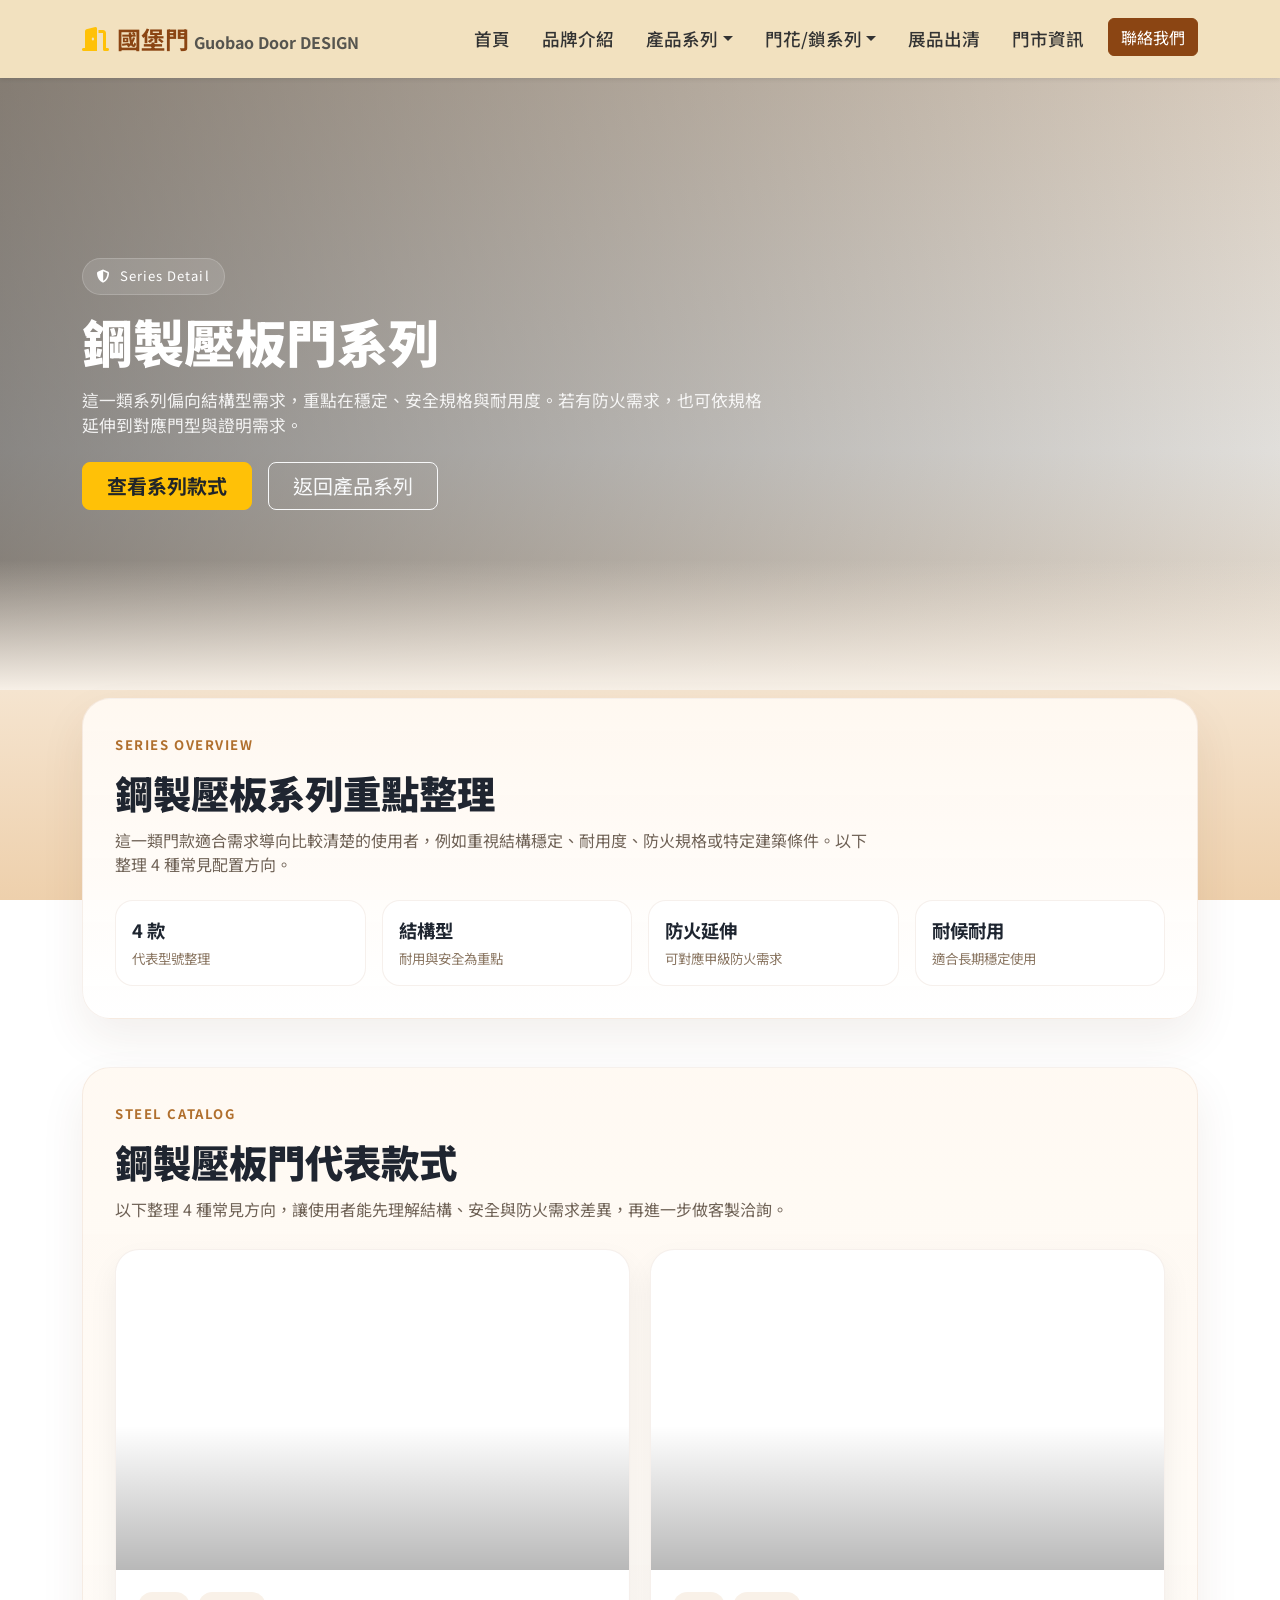
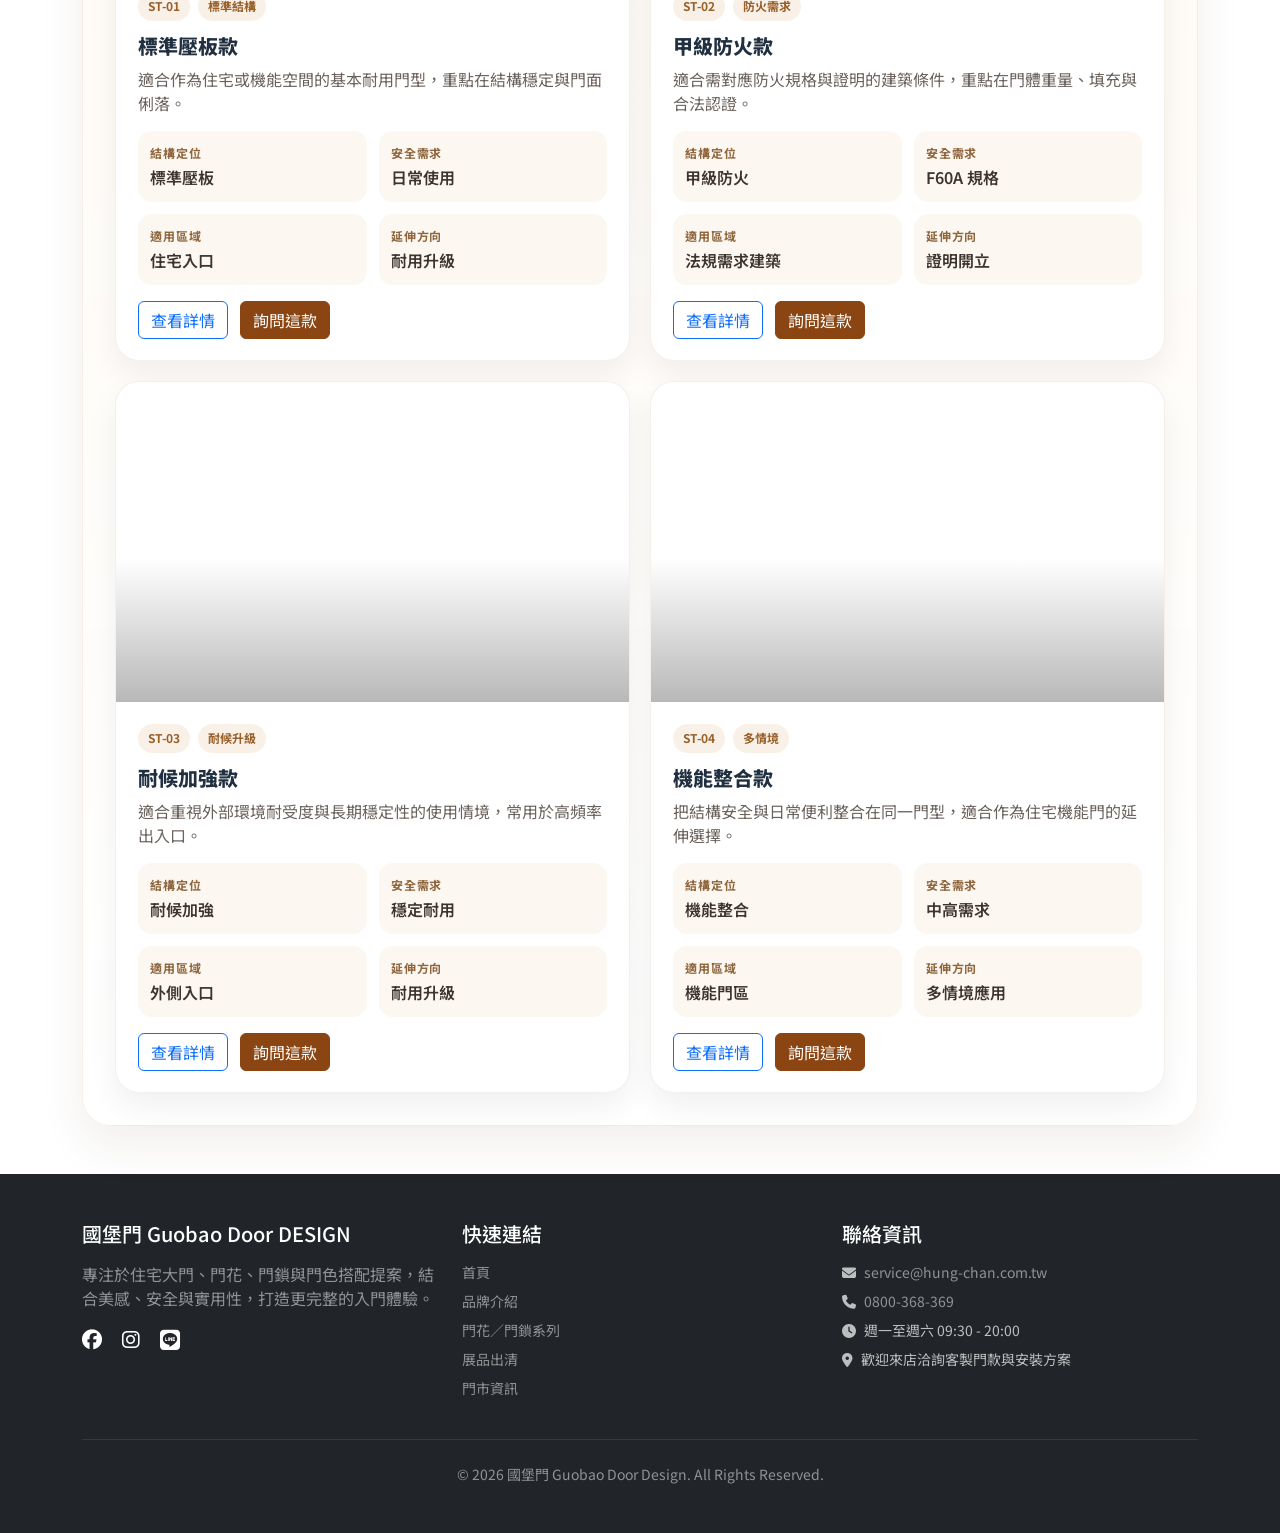
<file: 鋼製壓板門系列.html>
<!DOCTYPE html>
<html lang="zh-TW">
<head>
    <meta charset="UTF-8">
    <meta name="viewport" content="width=device-width, initial-scale=1.0">
    <meta name="description" content="瀏覽國堡門鋼製壓板門系列，整理結構穩定、安全規格與防火延伸門型。">
    <meta property="og:title" content="國堡門 - 鋼製壓板門系列">
    <meta property="og:description" content="瀏覽國堡門鋼製壓板門系列，整理結構穩定、安全規格與防火延伸門型。">
    <meta property="og:type" content="website">
    <title>鋼製壓板門系列 - 國堡門</title>
    <link href="https://cdn.jsdelivr.net/npm/bootstrap@5.3.0/dist/css/bootstrap.min.css" rel="stylesheet">
    <link rel="stylesheet" href="https://cdnjs.cloudflare.com/ajax/libs/font-awesome/6.4.0/css/all.min.css">
    <link href="https://fonts.googleapis.com/css2?family=Noto+Sans+TC:wght@300;400;500;700;900&display=swap" rel="stylesheet">
    <link rel="stylesheet" href="styles.css">
    <style>
        .steel-hero{min-height:68vh;position:relative;display:flex;align-items:center;background:linear-gradient(90deg,rgba(21,18,16,.5),rgba(21,18,16,.12)),url('https://hung-chan.com.tw/media/k2/categories/127.jpg') center/cover no-repeat}
        .steel-hero::after{content:"";position:absolute;inset:auto 0 0 0;height:130px;background:linear-gradient(180deg,rgba(255,255,255,0),rgba(247,240,231,1))}
        .steel-hero-content{position:relative;z-index:1;max-width:680px;color:#fff}
        .eyebrow{display:inline-flex;align-items:center;gap:.55rem;padding:.48rem .88rem;border-radius:999px;background:rgba(255,255,255,.12);border:1px solid rgba(255,255,255,.18);font-size:.82rem;letter-spacing:.08em;margin-bottom:1rem}
        .steel-hero-content h1{font-size:clamp(2.5rem,4vw,4rem);font-weight:900;margin-bottom:1rem}
        .steel-hero-content p{color:rgba(255,255,255,.88);font-size:1.05rem;margin-bottom:1.5rem}
        .steel-shell{margin-top:-2.5rem;position:relative;z-index:2}
        .steel-panel,.steel-grid-panel{background:linear-gradient(180deg,rgba(255,249,242,.96),rgba(255,255,255,.98));border-radius:28px;padding:2rem;box-shadow:0 20px 45px rgba(89,56,31,.08);border:1px solid rgba(139,69,19,.08)}
        .section-kicker{color:#b06f2d;font-size:.82rem;letter-spacing:.12em;text-transform:uppercase;font-weight:700;display:inline-block;margin-bottom:.9rem}
        .section-title-lg{font-size:clamp(1.9rem,3vw,2.7rem);font-weight:900;color:#1f2530;margin-bottom:.8rem}
        .section-lead{color:#6f6256;max-width:760px}
        .series-overview-stats{display:grid;grid-template-columns:repeat(4,minmax(0,1fr));gap:1rem;margin-top:1.5rem}
        .series-overview-stats .stat{background:#fff;border-radius:18px;padding:1rem;border:1px solid rgba(139,69,19,.08)}
        .series-overview-stats strong{display:block;color:#1e2530;font-size:1.15rem}
        .series-overview-stats span{color:#8a7662;font-size:.84rem}
        .steel-product-grid{display:grid;grid-template-columns:repeat(2,minmax(0,1fr));gap:1.25rem;margin-top:1.8rem}
        .steel-product-card{background:#fff;border-radius:24px;overflow:hidden;border:1px solid rgba(139,69,19,.08);box-shadow:0 14px 30px rgba(0,0,0,.06);height:100%}
        .steel-product-image{height:320px;background-size:cover;background-position:center;position:relative;cursor:pointer}
        .steel-product-image::after{content:"";position:absolute;inset:auto 0 0 0;height:45%;background:linear-gradient(180deg,rgba(0,0,0,0),rgba(0,0,0,.28))}
        .steel-product-body{padding:1.35rem}
        .steel-product-meta{display:flex;flex-wrap:wrap;gap:.45rem;margin-bottom:.8rem}
        .steel-product-meta span{background:#f9f1e8;color:#99602a;border-radius:999px;padding:.34rem .65rem;font-size:.75rem;font-weight:700}
        .steel-product-body h3{font-size:1.25rem;font-weight:800;color:#213040;margin-bottom:.6rem;cursor:pointer}
        .steel-product-body p{color:#6b625d;margin-bottom:1rem}
        .steel-product-specs{display:grid;grid-template-columns:repeat(2,minmax(0,1fr));gap:.75rem;margin-bottom:1rem}
        .steel-product-specs div{background:#fcf7f1;border-radius:14px;padding:.8rem}
        .steel-product-specs strong{display:block;color:#8f663d;font-size:.75rem;text-transform:uppercase;letter-spacing:.06em;margin-bottom:.2rem}
        .steel-product-specs span{color:#3d342d;font-weight:600}
        .steel-cta{display:flex;gap:.75rem;flex-wrap:wrap}
        .series-detail-modal{border:0;border-radius:28px;overflow:hidden;background:linear-gradient(180deg,#fdf7ef,#fff)}
        .series-detail-modal .modal-header{border-bottom:1px solid rgba(139,69,19,.08);padding:1.2rem 1.4rem}
        .series-detail-modal .modal-body{padding:1.4rem}
        .detail-hero-image{width:100%;min-height:420px;border-radius:24px;background-size:cover;background-position:center;box-shadow:inset 0 0 0 1px rgba(139,69,19,.08)}
        .detail-summary-card{background:#f8efe5;border-radius:22px;padding:1.2rem;margin-top:1rem;border:1px solid rgba(139,69,19,.08)}
        .detail-summary-card strong{display:block;color:#8f663d;margin-bottom:.3rem}
        .detail-pills{display:flex;flex-wrap:wrap;gap:.55rem;margin-bottom:1rem}
        .detail-pills span{background:#f9f1e8;color:#99602a;border-radius:999px;padding:.38rem .72rem;font-size:.8rem;font-weight:700}
        .detail-price-chip{display:inline-flex;align-items:center;gap:.5rem;padding:.65rem .95rem;border-radius:999px;background:linear-gradient(135deg,#9c5a1e,#c47a2f);color:#fff;font-weight:800;margin-bottom:1rem}
        .detail-grid{display:grid;grid-template-columns:repeat(2,minmax(0,1fr));gap:.8rem;margin-bottom:1rem}
        .detail-grid div{background:#fff;border-radius:16px;padding:.9rem;border:1px solid rgba(139,69,19,.08)}
        .detail-grid strong{display:block;color:#8f663d;font-size:.76rem;margin-bottom:.2rem}
        .detail-grid span{color:#2f2f34;font-weight:600}
        .detail-section-title{font-size:.92rem;color:#8f663d;font-weight:800;letter-spacing:.06em;margin:1rem 0 .6rem;text-transform:uppercase}
        .detail-feature-list{margin:0;padding-left:1.1rem;color:#5f5650}
        .detail-feature-list li+li{margin-top:.35rem}
        .detail-price-table{width:100%;border-collapse:separate;border-spacing:0;overflow:hidden;border-radius:18px;border:1px solid rgba(139,69,19,.08)}
        .detail-price-table th,.detail-price-table td{padding:.8rem .9rem;font-size:.92rem}
        .detail-price-table thead th{background:#6b4c3a;color:#fff}
        .detail-price-table tbody td{background:#fff;color:#564a43;border-top:1px solid rgba(139,69,19,.08)}
        @media (max-width:991.98px){.series-overview-stats,.steel-product-grid{grid-template-columns:repeat(2,minmax(0,1fr))}}
        @media (max-width:767.98px){.series-overview-stats,.steel-product-grid,.steel-product-specs,.detail-grid{grid-template-columns:1fr}.steel-panel,.steel-grid-panel{padding:1.35rem;border-radius:22px}.steel-product-image{height:260px}.detail-hero-image{min-height:280px}}
    </style>
</head>
<body>
    <header class="steel-hero">
        <div class="container">
            <div class="steel-hero-content">
                <span class="eyebrow"><i class="fas fa-shield-halved"></i> Series Detail</span>
                <h1>鋼製壓板門系列</h1>
                <p>這一類系列偏向結構型需求，重點在穩定、安全規格與耐用度。若有防火需求，也可依規格延伸到對應門型與證明需求。</p>
                <div class="d-flex flex-wrap gap-3">
                    <a href="#steel-products" class="btn btn-warning btn-lg text-dark fw-bold px-4">查看系列款式</a>
                    <a href="產品系列.html" class="btn btn-outline-light btn-lg px-4">返回產品系列</a>
                </div>
            </div>
        </div>
    </header>

    <main class="container py-5 steel-shell">
        <section class="steel-panel mb-5">
            <span class="section-kicker">Series Overview</span>
            <h2 class="section-title-lg">鋼製壓板系列重點整理</h2>
            <p class="section-lead mb-0">這一類門款適合需求導向比較清楚的使用者，例如重視結構穩定、耐用度、防火規格或特定建築條件。以下整理 4 種常見配置方向。</p>
            <div class="series-overview-stats">
                <div class="stat"><strong>4 款</strong><span>代表型號整理</span></div>
                <div class="stat"><strong>結構型</strong><span>耐用與安全為重點</span></div>
                <div class="stat"><strong>防火延伸</strong><span>可對應甲級防火需求</span></div>
                <div class="stat"><strong>耐候耐用</strong><span>適合長期穩定使用</span></div>
            </div>
        </section>

        <section class="steel-grid-panel" id="steel-products">
            <span class="section-kicker">Steel Catalog</span>
            <h2 class="section-title-lg">鋼製壓板門代表款式</h2>
            <p class="section-lead">以下整理 4 種常見方向，讓使用者能先理解結構、安全與防火需求差異，再進一步做客製洽詢。</p>
            <div class="steel-product-grid">
                <article class="steel-product-card">
                    <div class="steel-product-image" style="background-image:url('https://hung-chan.com.tw/media/k2/categories/127.jpg');"></div>
                    <div class="steel-product-body">
                        <div class="steel-product-meta"><span>ST-01</span><span>標準結構</span></div>
                        <h3>標準壓板款</h3>
                        <p>適合作為住宅或機能空間的基本耐用門型，重點在結構穩定與門面俐落。</p>
                        <div class="steel-product-specs">
                            <div><strong>結構定位</strong><span>標準壓板</span></div>
                            <div><strong>安全需求</strong><span>日常使用</span></div>
                            <div><strong>適用區域</strong><span>住宅入口</span></div>
                            <div><strong>延伸方向</strong><span>耐用升級</span></div>
                        </div>
                        <div class="steel-cta"><a href="聯絡我們.html" class="btn btn-primary-custom">詢問這款</a></div>
                    </div>
                </article>
                <article class="steel-product-card">
                    <div class="steel-product-image" style="background-image:url('https://hung-chan.com.tw/media/k2/categories/126.jpg');"></div>
                    <div class="steel-product-body">
                        <div class="steel-product-meta"><span>ST-02</span><span>防火需求</span></div>
                        <h3>甲級防火款</h3>
                        <p>適合需對應防火規格與證明的建築條件，重點在門體重量、填充與合法認證。</p>
                        <div class="steel-product-specs">
                            <div><strong>結構定位</strong><span>甲級防火</span></div>
                            <div><strong>安全需求</strong><span>F60A 規格</span></div>
                            <div><strong>適用區域</strong><span>法規需求建築</span></div>
                            <div><strong>延伸方向</strong><span>證明開立</span></div>
                        </div>
                        <div class="steel-cta"><a href="聯絡我們.html" class="btn btn-primary-custom">詢問這款</a></div>
                    </div>
                </article>
                <article class="steel-product-card">
                    <div class="steel-product-image" style="background-image:url('https://hung-chan.com.tw/media/k2/categories/130.jpg');"></div>
                    <div class="steel-product-body">
                        <div class="steel-product-meta"><span>ST-03</span><span>耐候升級</span></div>
                        <h3>耐候加強款</h3>
                        <p>適合重視外部環境耐受度與長期穩定性的使用情境，常用於高頻率出入口。</p>
                        <div class="steel-product-specs">
                            <div><strong>結構定位</strong><span>耐候加強</span></div>
                            <div><strong>安全需求</strong><span>穩定耐用</span></div>
                            <div><strong>適用區域</strong><span>外側入口</span></div>
                            <div><strong>延伸方向</strong><span>耐用升級</span></div>
                        </div>
                        <div class="steel-cta"><a href="聯絡我們.html" class="btn btn-primary-custom">詢問這款</a></div>
                    </div>
                </article>
                <article class="steel-product-card">
                    <div class="steel-product-image" style="background-image:url('https://hung-chan.com.tw/media/k2/categories/129.jpg');"></div>
                    <div class="steel-product-body">
                        <div class="steel-product-meta"><span>ST-04</span><span>多情境</span></div>
                        <h3>機能整合款</h3>
                        <p>把結構安全與日常便利整合在同一門型，適合作為住宅機能門的延伸選擇。</p>
                        <div class="steel-product-specs">
                            <div><strong>結構定位</strong><span>機能整合</span></div>
                            <div><strong>安全需求</strong><span>中高需求</span></div>
                            <div><strong>適用區域</strong><span>機能門區</span></div>
                            <div><strong>延伸方向</strong><span>多情境應用</span></div>
                        </div>
                        <div class="steel-cta"><a href="聯絡我們.html" class="btn btn-primary-custom">詢問這款</a></div>
                    </div>
                </article>
            </div>
        </section>
    </main>

    <div class="modal fade" id="seriesDetailModal" tabindex="-1" aria-labelledby="seriesDetailModalLabel" aria-hidden="true">
        <div class="modal-dialog modal-xl modal-dialog-centered modal-dialog-scrollable">
            <div class="modal-content series-detail-modal">
                <div class="modal-header"><div><div class="detail-pills mb-2" id="detailModalPills"></div><h3 class="modal-title fw-bold mb-1" id="seriesDetailModalLabel">產品詳細資訊</h3><p class="text-muted mb-0" id="detailModalSubtitle"></p></div><button type="button" class="btn-close" data-bs-dismiss="modal" aria-label="Close"></button></div>
                <div class="modal-body">
                    <div class="row g-4">
                        <div class="col-lg-6"><div class="detail-hero-image" id="detailModalImage"></div><div class="detail-summary-card"><strong>款式配置</strong><span id="detailModalSummary"></span></div></div>
                        <div class="col-lg-6"><div class="detail-price-chip" id="detailModalPrice"></div><div class="detail-grid" id="detailModalSpecs"></div><div class="detail-section-title">特色</div><ul class="detail-feature-list" id="detailModalFeatures"></ul><div class="detail-section-title">門鎖與備註</div><p class="mb-2 text-muted" id="detailModalLock"></p><p class="small text-muted mb-0" id="detailModalNote"></p></div>
                    </div>
                    <div class="detail-section-title">常見尺寸與價格</div>
                    <div class="table-responsive"><table class="detail-price-table"><thead><tr><th>內容</th><th>規格尺寸</th><th>非甲級/價格</th><th>甲級防火/價格</th></tr></thead><tbody id="detailModalTable"></tbody></table></div>
                    <div class="d-flex flex-wrap gap-3 mt-4"><a href="聯絡我們.html" class="btn btn-primary-custom btn-lg">詢問這款</a><button type="button" class="btn btn-outline-secondary btn-lg" data-bs-dismiss="modal">回到列表</button></div>
                </div>
            </div>
        </div>
    </div>

    <script src="https://cdn.jsdelivr.net/npm/bootstrap@5.3.0/dist/js/bootstrap.bundle.min.js"></script>
    <script>
        document.addEventListener('DOMContentLoaded', function () {
            const productDetails = {
                'ST-01': {title:'鋼製壓板門 ST-01｜標準壓板款',subtitle:'結構穩定，適合作為住宅基本耐用門型',image:'https://hung-chan.com.tw/media/k2/categories/127.jpg',summary:'標準壓板結構 / 住宅入口配置',pills:['鋼製壓板門','標準結構','耐用'],priceFrom:'$38,800 起',specs:[['型號','ST-01'],['結構定位','標準壓板'],['適用區域','住宅入口'],['定位','日常耐用']],features:['結構穩定耐用','適合作為基本安全門型','門面俐落易於搭配'],lock:'標準門鎖配置，可加購多段鎖體',note:'門色、尺寸與把手樣式可客製調整。',prices:[['單門','90 x 210 cm','$38,800','$43,800'],['單門','100 x 210 cm','$40,800','$45,800'],['子母門','120 x 210 cm','$48,800','$54,800']]},
                'ST-02': {title:'鋼製壓板門 ST-02｜甲級防火款',subtitle:'適合需對應防火規格與證明的建築條件',image:'https://hung-chan.com.tw/media/k2/categories/126.jpg',summary:'甲級防火結構 / 可對應 F60A 需求',pills:['鋼製壓板門','甲級防火','安全規格'],priceFrom:'$46,800 起',specs:[['型號','ST-02'],['結構定位','甲級防火'],['適用區域','法規需求建築'],['定位','F60A 規格']],features:['可對應合法防火需求','結構填充與重量較高','適合重視證明與法規條件的使用者'],lock:'可搭配防火門專用五金配置',note:'防火門可開立證明與標章，實際規格仍需依現場需求確認。',prices:[['單門','90 x 210 cm','$46,800','$52,800'],['單門','100 x 210 cm','$48,800','$54,800'],['子母門','120 x 210 cm','$58,800','$65,800']]},
                'ST-03': {title:'鋼製壓板門 ST-03｜耐候加強款',subtitle:'適合高頻率使用與外部環境需求較高的門區',image:'https://hung-chan.com.tw/media/k2/categories/130.jpg',summary:'耐候加強結構 / 高使用頻率配置',pills:['鋼製壓板門','耐候升級','外側入口'],priceFrom:'$41,800 起',specs:[['型號','ST-03'],['結構定位','耐候加強'],['適用區域','外側入口'],['定位','耐用升級']],features:['適合風雨較多或高使用頻率場景','結構厚實，穩定性更高','可作為機能門款升級方案'],lock:'標準門鎖配置，可依需求升級',note:'防火等級與五金升級不同，價格將另行調整。',prices:[['單門','90 x 210 cm','$41,800','$46,800'],['單門','100 x 210 cm','$43,800','$48,800'],['子母門','120 x 210 cm','$51,800','$57,800']]},
                'ST-04': {title:'鋼製壓板門 ST-04｜機能整合款',subtitle:'結構安全與日常便利並重的多情境門型',image:'https://hung-chan.com.tw/media/k2/categories/129.jpg',summary:'機能整合結構 / 多情境使用',pills:['鋼製壓板門','多情境','機能整合'],priceFrom:'$42,800 起',specs:[['型號','ST-04'],['結構定位','機能整合'],['適用區域','機能門區'],['定位','多情境應用']],features:['適合需要兼顧安全與便利的空間','可作為住宅機能門延伸選擇','結構穩定且使用情境彈性高'],lock:'標準門鎖配置，可依需求加購升級',note:'若需特殊尺寸與門中門配置，將另外報價。',prices:[['單門','90 x 210 cm','$42,800','$47,800'],['單門','100 x 210 cm','$44,800','$49,800'],['子母門','120 x 210 cm','$52,800','$58,800']]}
            };

            const modal = new bootstrap.Modal(document.getElementById('seriesDetailModal'));
            const pillsEl = document.getElementById('detailModalPills');
            const titleEl = document.getElementById('seriesDetailModalLabel');
            const subtitleEl = document.getElementById('detailModalSubtitle');
            const imageEl = document.getElementById('detailModalImage');
            const summaryEl = document.getElementById('detailModalSummary');
            const priceEl = document.getElementById('detailModalPrice');
            const specsEl = document.getElementById('detailModalSpecs');
            const featuresEl = document.getElementById('detailModalFeatures');
            const lockEl = document.getElementById('detailModalLock');
            const noteEl = document.getElementById('detailModalNote');
            const tableEl = document.getElementById('detailModalTable');

            function openProductModal(code, imageStyle) {
                const item = productDetails[code];
                if (!item) return;
                pillsEl.innerHTML = item.pills.map((pill) => `<span>${pill}</span>`).join('');
                titleEl.textContent = item.title;
                subtitleEl.textContent = item.subtitle;
                imageEl.style.backgroundImage = imageStyle || `url('${item.image}')`;
                summaryEl.textContent = item.summary;
                priceEl.innerHTML = `<i class="fas fa-tags"></i> 參考價格 ${item.priceFrom}`;
                specsEl.innerHTML = item.specs.map(([label, value]) => `<div><strong>${label}</strong><span>${value}</span></div>`).join('');
                featuresEl.innerHTML = item.features.map((feature) => `<li>${feature}</li>`).join('');
                lockEl.textContent = item.lock;
                noteEl.textContent = item.note;
                tableEl.innerHTML = item.prices.map((row) => `<tr><td>${row[0]}</td><td>${row[1]}</td><td>${row[2]}</td><td>${row[3]}</td></tr>`).join('');
                modal.show();
            }

            document.querySelectorAll('.steel-product-card').forEach((card) => {
                const code = card.querySelector('.steel-product-meta span')?.textContent.trim();
                const image = card.querySelector('.steel-product-image');
                const title = card.querySelector('h3');
                const cta = card.querySelector('.steel-cta');
                if (!code || !productDetails[code]) return;
                const imageStyle = image.style.backgroundImage || getComputedStyle(image).backgroundImage;
                image.addEventListener('click', () => openProductModal(code, imageStyle));
                title.addEventListener('click', () => openProductModal(code, imageStyle));
                const detailButton = document.createElement('button');
                detailButton.type = 'button';
                detailButton.className = 'btn btn-outline-primary';
                detailButton.textContent = '查看詳情';
                detailButton.addEventListener('click', () => openProductModal(code, imageStyle));
                cta.prepend(detailButton);
            });
        });
    </script>
    <script src="shared-layout.js"></script>
    <script src="shared-enhancements.js"></script>
</body>
</html>
</file>
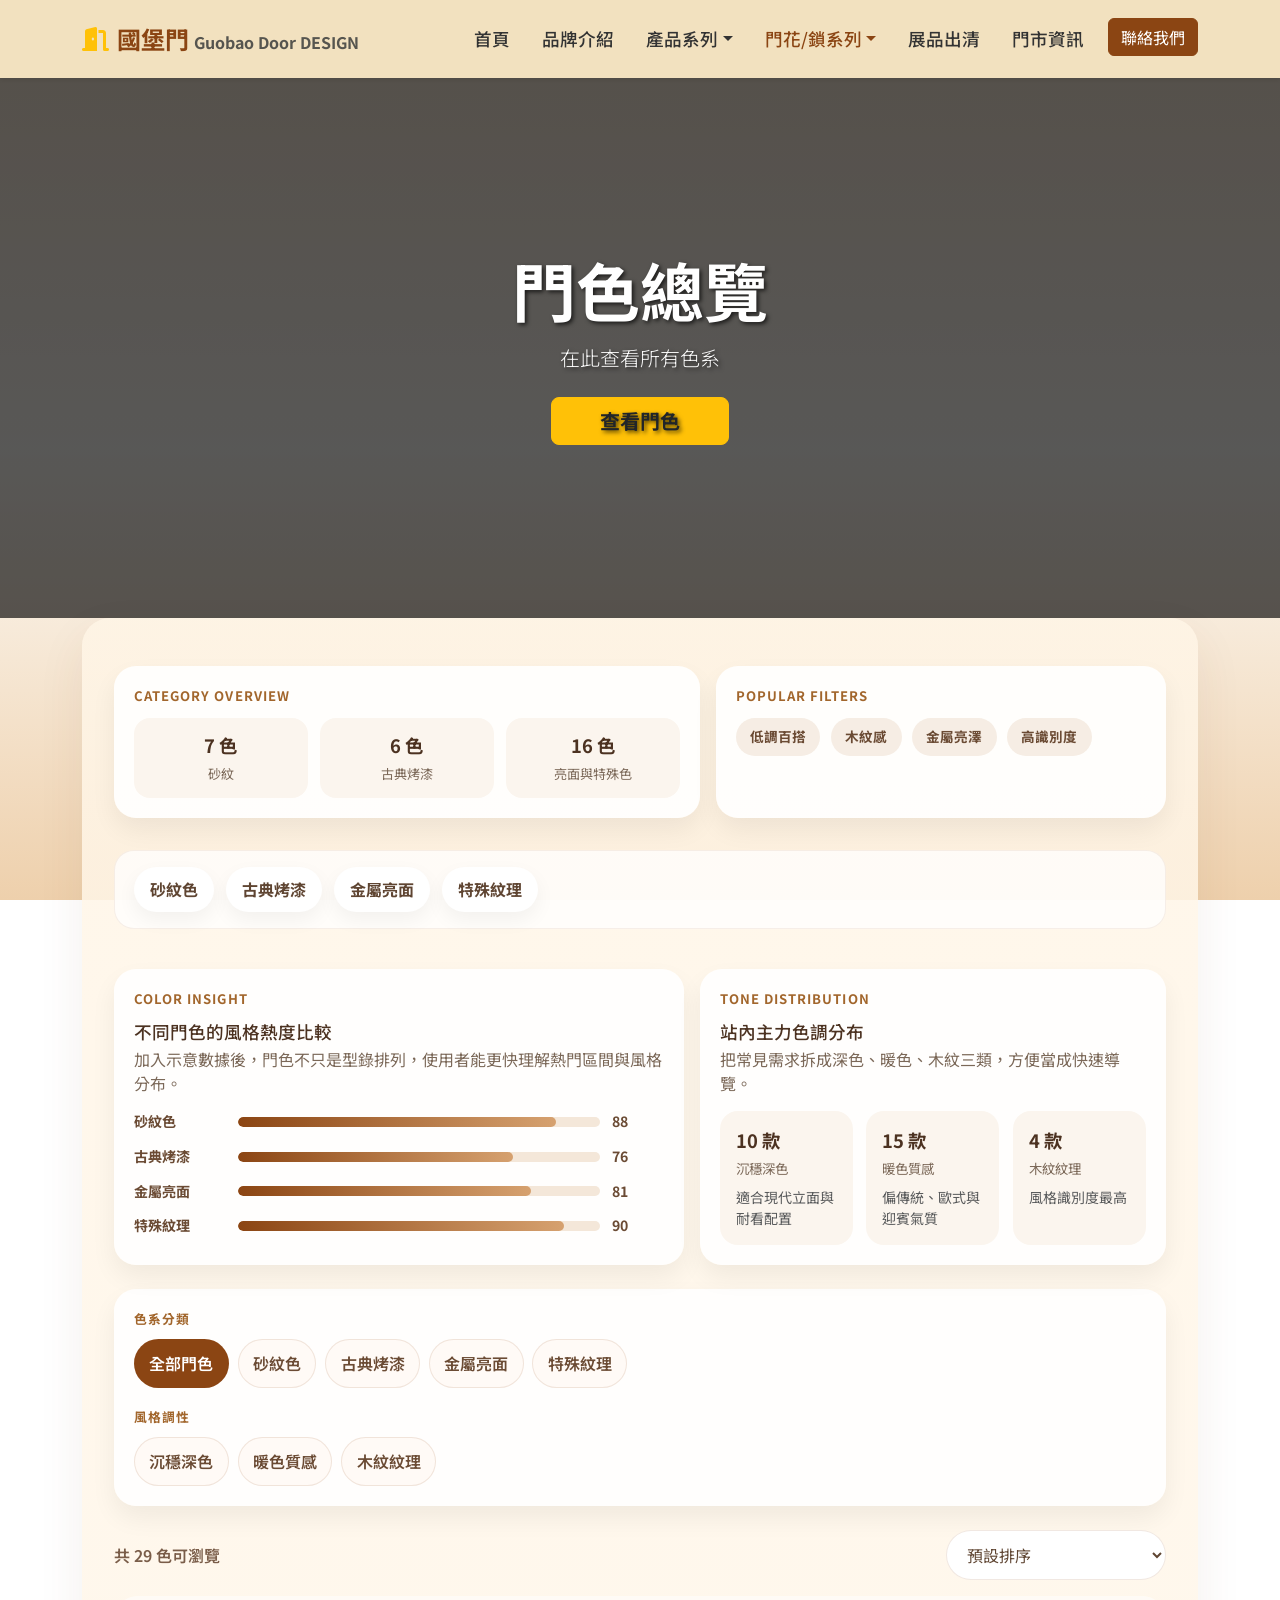
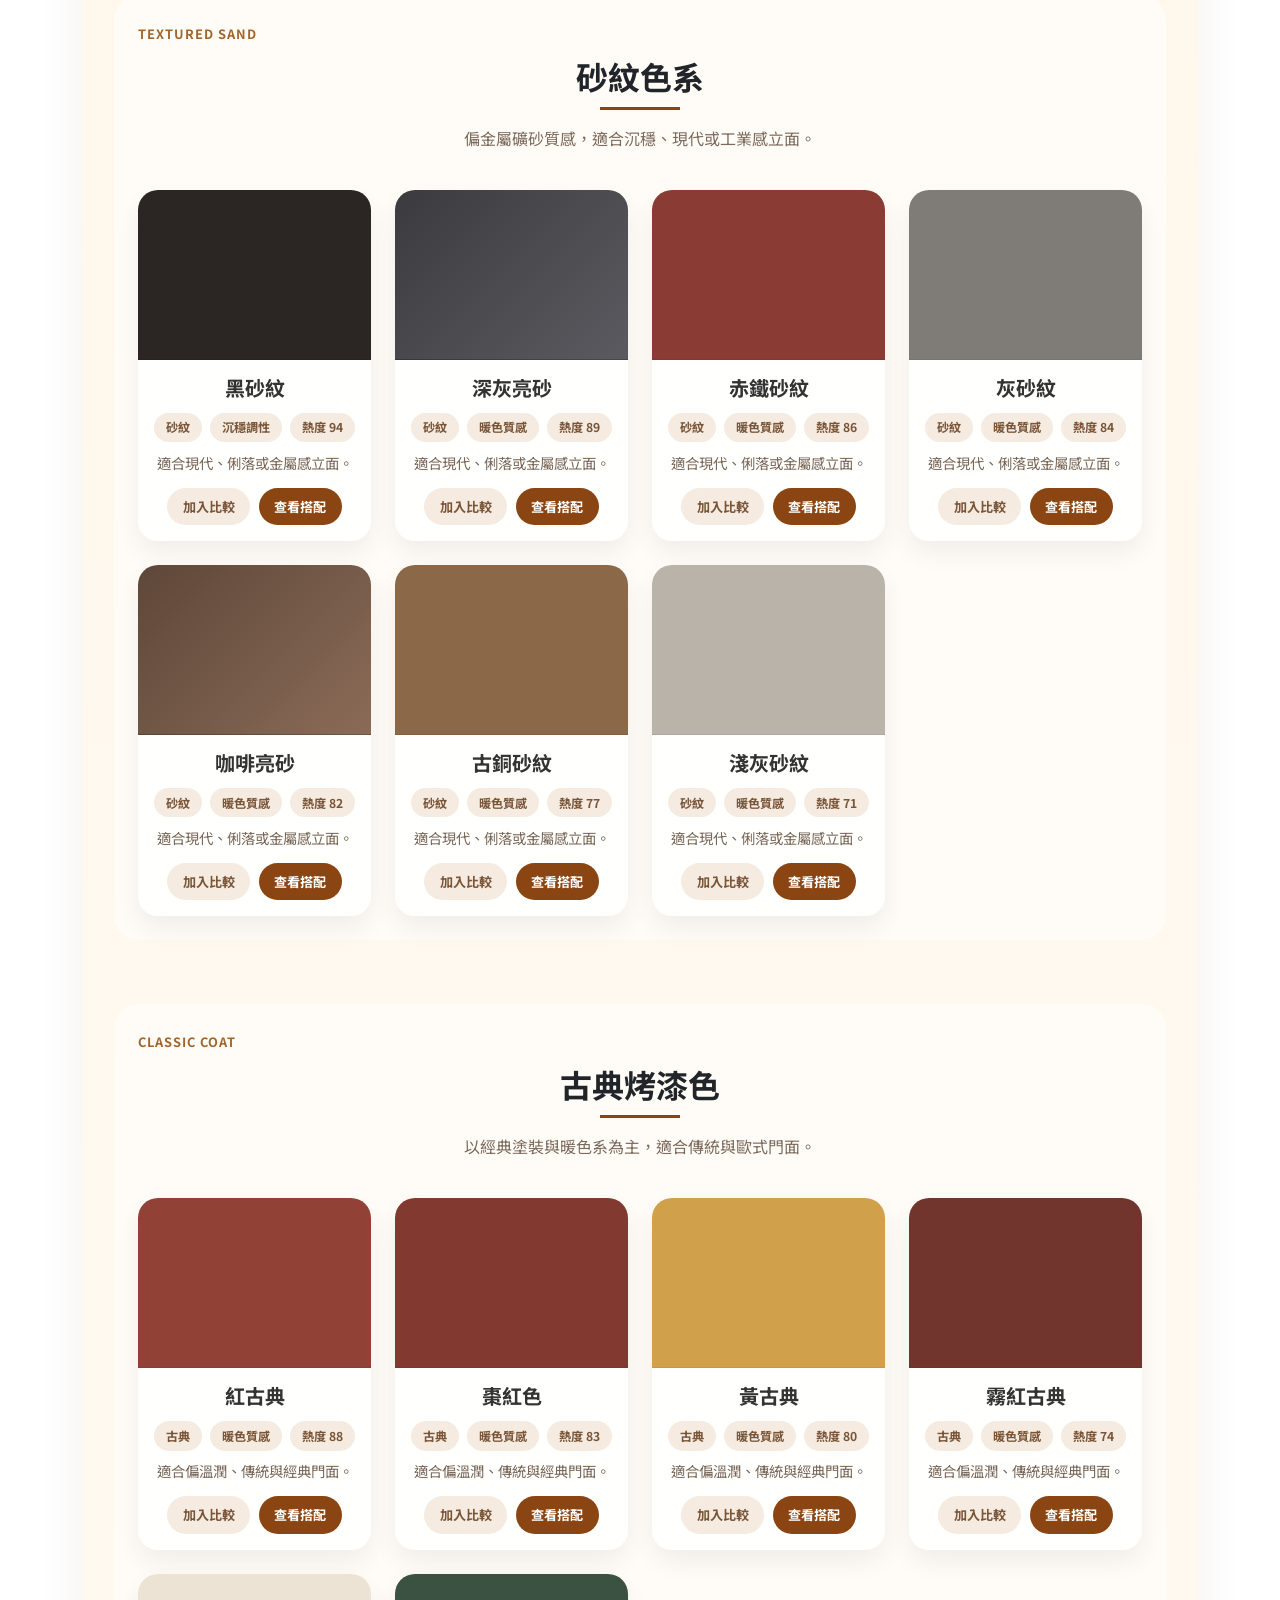
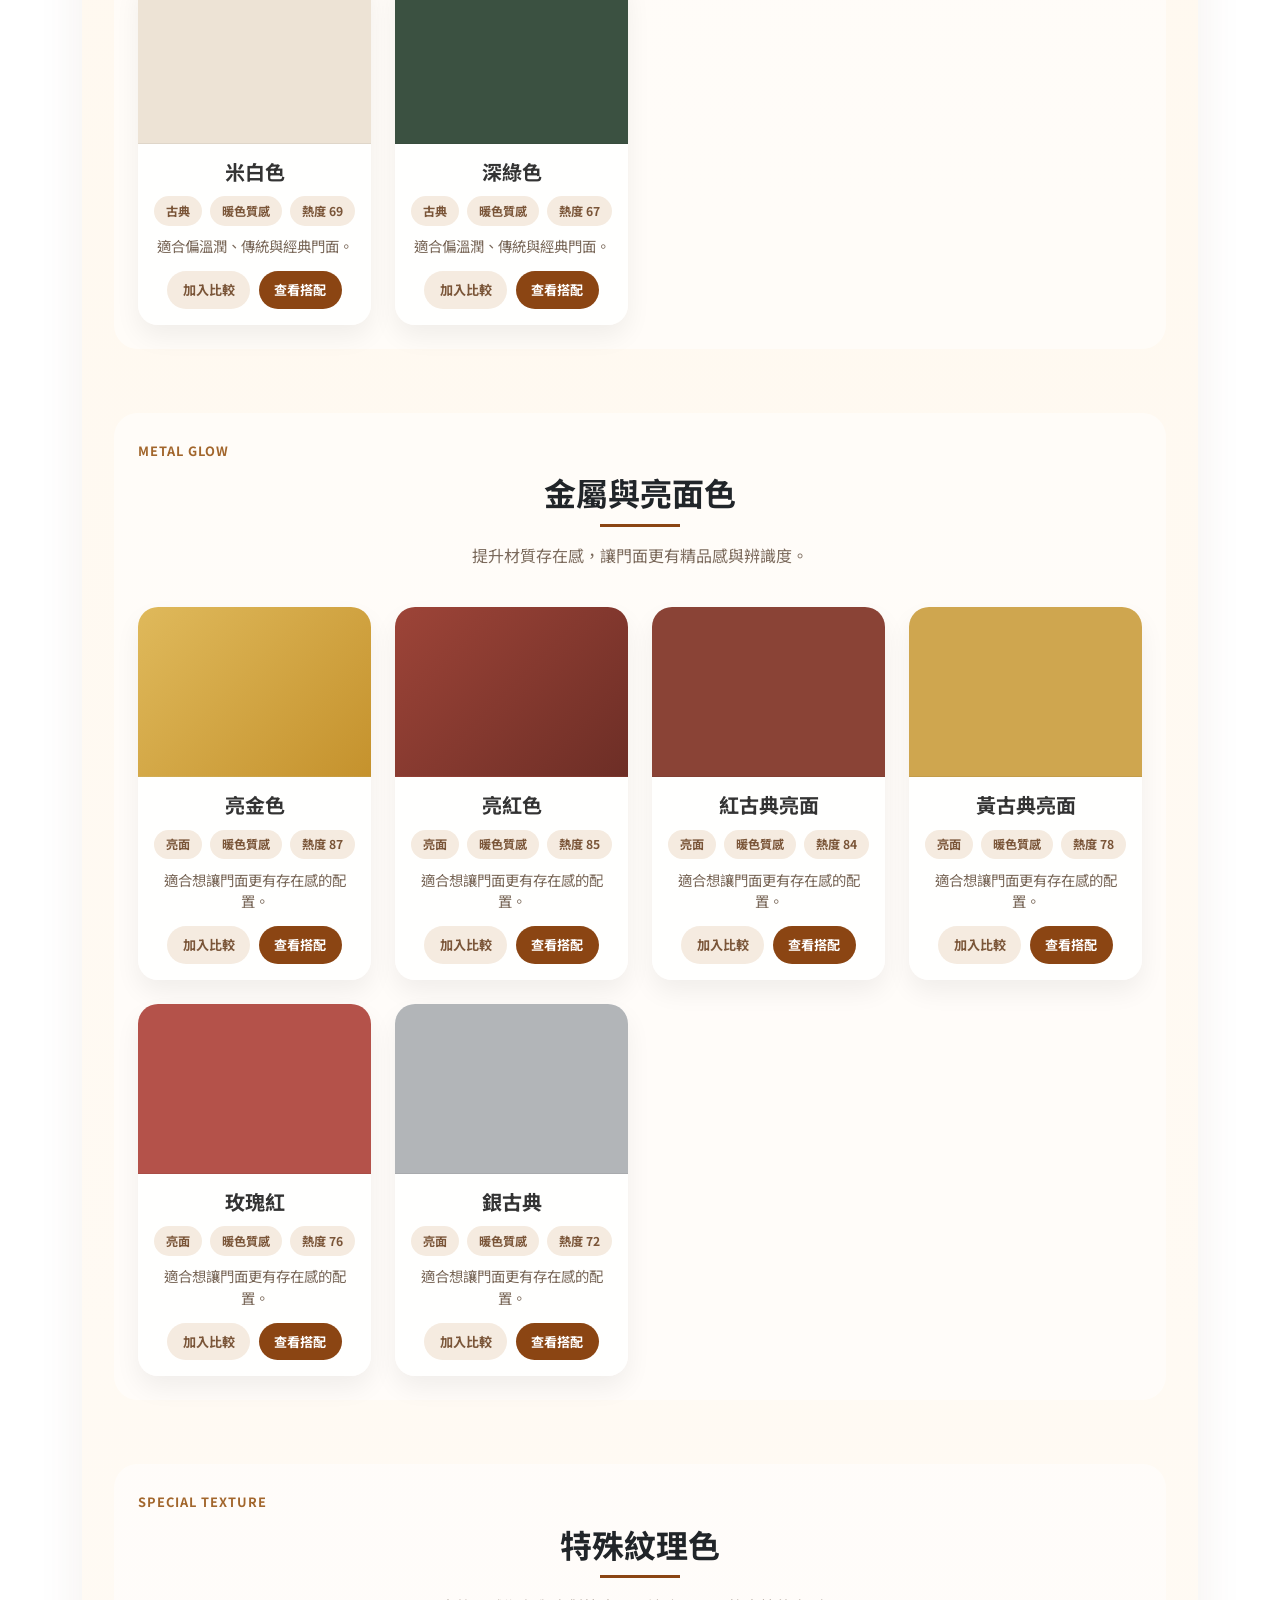
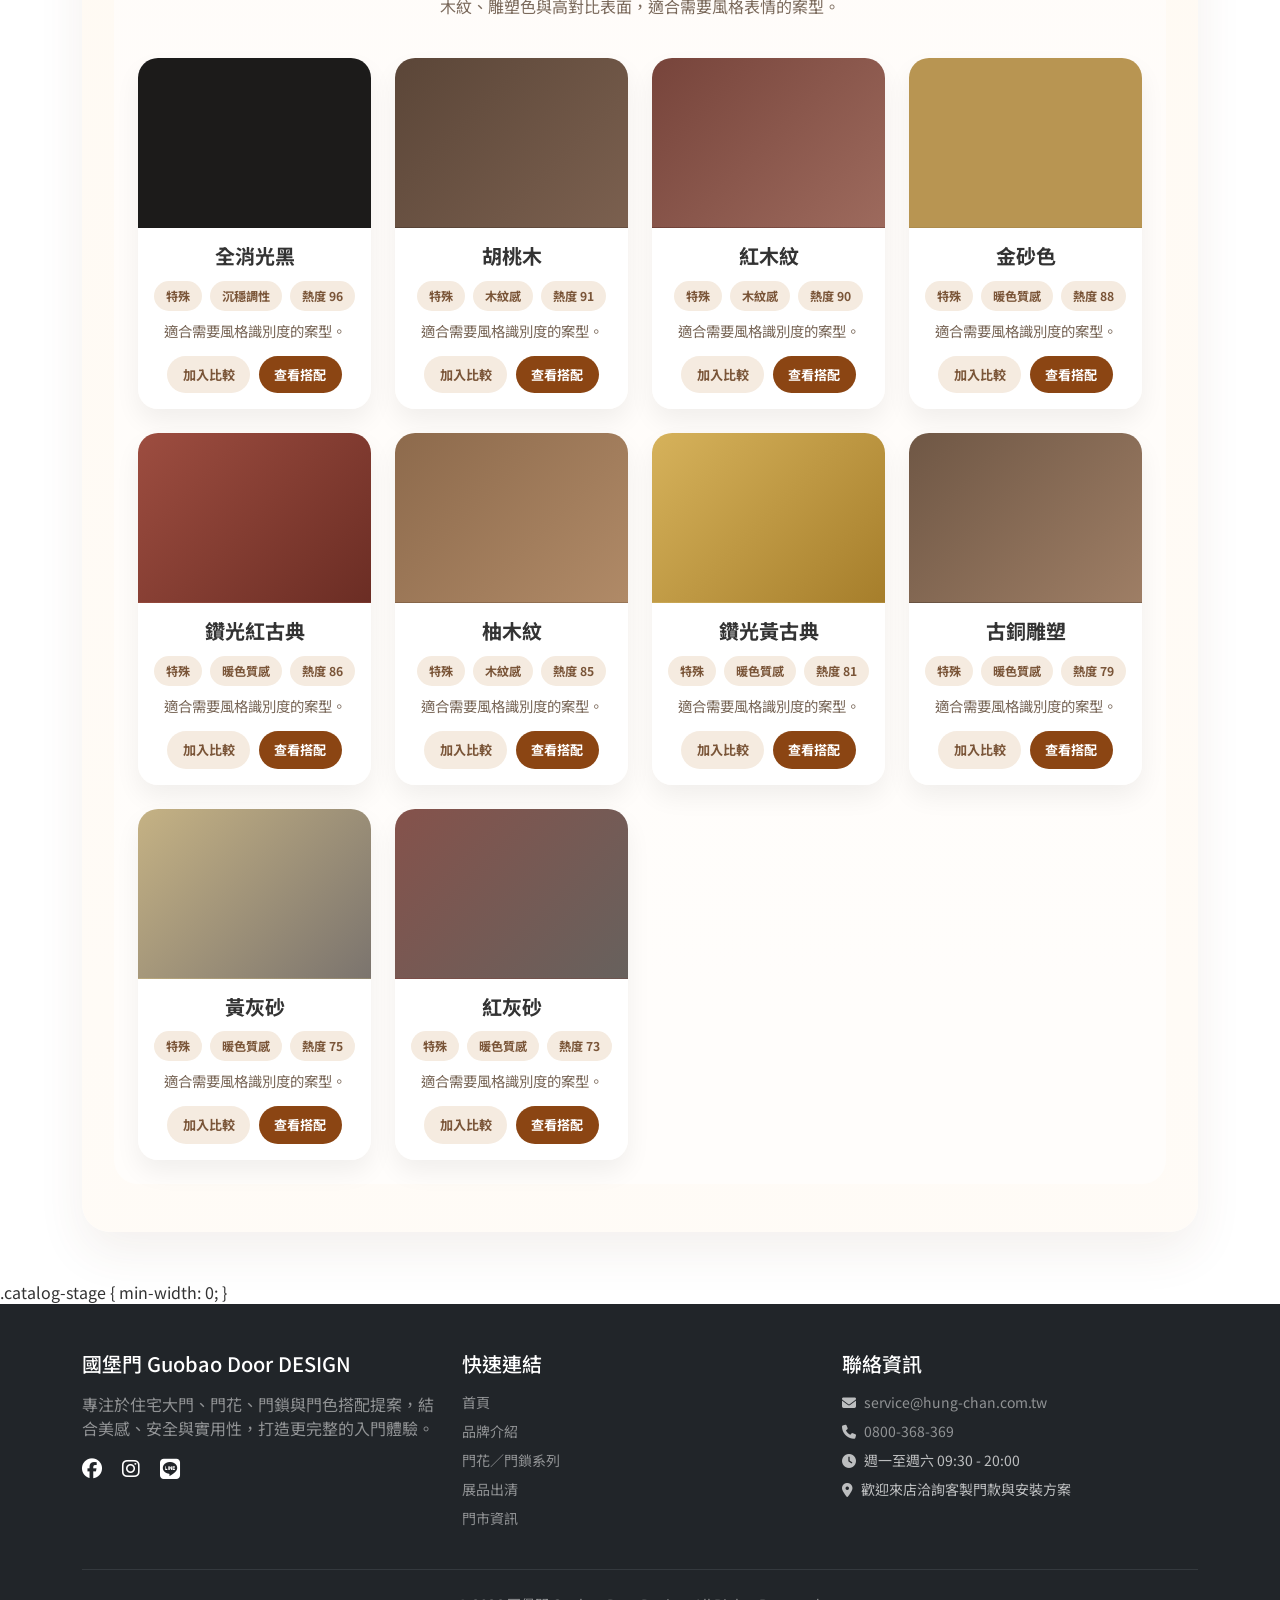
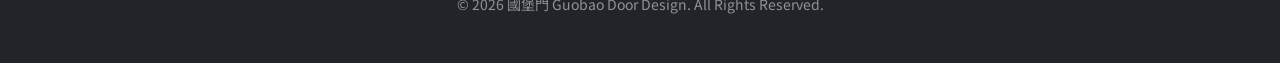
<file: 門色總覽.html>
﻿<!DOCTYPE html>
<html lang="zh-TW">
<head>
    <meta charset="UTF-8">
    <meta name="viewport" content="width=device-width, initial-scale=1.0">
    <meta name="description" content="Guobao Door provides entry doors, locks, color options, product catalogs, and showroom contact information.">
    <meta property="og:title" content="Guobao Door">
    <meta property="og:description" content="Guobao Door provides entry doors, locks, color options, product catalogs, and showroom contact information.">
    <meta property="og:type" content="website">
    <title>門色總覽 - 國堡門</title>
    <link href="https://cdn.jsdelivr.net/npm/bootstrap@5.3.0/dist/css/bootstrap.min.css" rel="stylesheet">
    <link rel="stylesheet" href="https://cdnjs.cloudflare.com/ajax/libs/font-awesome/6.4.0/css/all.min.css">
    <link href="https://fonts.googleapis.com/css2?family=Noto+Sans+TC:wght@300;400;500;700&display=swap" rel="stylesheet">
    <link rel="stylesheet" href="styles.css">
    <style>
        .series-hero {
            background: linear-gradient(rgba(0,0,0,0.42), rgba(0,0,0,0.42)), url('https://images.unsplash.com/photo-1505693416388-ac5ce068fe85?auto=format&fit=crop&w=1600&q=80') no-repeat center center/cover;
            min-height: 58vh;
        }
        .series-shell {
            background: linear-gradient(180deg, rgba(255,245,230,0.84), rgba(255,251,246,0.95));
            border-radius: 28px;
            padding: 3rem 2rem;
            margin-top: -3rem;
            position: relative;
            box-shadow: 0 20px 48px rgba(96, 63, 35, 0.08);
        }
        .series-section + .series-section {
            margin-top: 4rem;
        }
        .catalog-toolbar {
            display: flex;
            justify-content: space-between;
            align-items: center;
            gap: 1rem;
            flex-wrap: wrap;
            margin-bottom: 2.5rem;
            padding: 1rem 1.2rem;
            border-radius: 20px;
            background: rgba(255,255,255,0.75);
            border: 1px solid rgba(139, 69, 19, 0.08);
        }
        .commerce-toolbar {
            display: grid;
            grid-template-columns: 1.3fr 1fr;
            gap: 1rem;
            margin-bottom: 2rem;
        }
        .toolbar-panel {
            background: rgba(255,255,255,0.9);
            border-radius: 22px;
            padding: 1.25rem;
            box-shadow: 0 12px 26px rgba(0,0,0,0.06);
        }
        .toolbar-title {
            font-size: 0.82rem;
            font-weight: 700;
            letter-spacing: 0.08em;
            color: #a2662c;
            margin-bottom: 0.75rem;
        }
        .toolbar-stats {
            display: grid;
            grid-template-columns: repeat(3, minmax(0, 1fr));
            gap: 0.75rem;
        }
        .toolbar-stat {
            background: #fbf5ee;
            border-radius: 16px;
            padding: 0.9rem;
            text-align: center;
        }
        .toolbar-stat strong {
            display: block;
            font-size: 1.15rem;
            color: #4c3221;
        }
        .toolbar-stat span {
            color: #7b6858;
            font-size: 0.82rem;
        }
        .catalog-pills {
            display: flex;
            flex-wrap: wrap;
            gap: 0.75rem;
        }
        .catalog-pill {
            display: inline-flex;
            align-items: center;
            padding: 0.65rem 1rem;
            border-radius: 999px;
            background: #fff;
            color: #5f4532;
            text-decoration: none;
            font-weight: 700;
            box-shadow: 0 8px 20px rgba(0,0,0,0.05);
        }
        .catalog-summary {
            color: #745946;
            font-size: 0.95rem;
        }
        .sort-row {
            display: flex;
            gap: 0.65rem;
            flex-wrap: wrap;
        }
        .sort-chip {
            display: inline-flex;
            align-items: center;
            padding: 0.55rem 0.9rem;
            border-radius: 999px;
            background: #f6ede4;
            color: #6b4b34;
            font-size: 0.85rem;
            font-weight: 700;
        }
        .section-frame {
            background: rgba(255,255,255,0.55);
            border-radius: 24px;
            padding: 1.5rem;
        }
        .insight-board {
            display: grid;
            grid-template-columns: 1.1fr 0.9fr;
            gap: 1rem;
            margin-bottom: 1.5rem;
        }
        .insight-card,
        .filter-ribbon {
            background: rgba(255,255,255,0.9);
            border-radius: 22px;
            padding: 1.25rem;
            box-shadow: 0 12px 26px rgba(0,0,0,0.06);
        }
        .insight-card h3 {
            font-size: 1.1rem;
            color: #4c3221;
            margin-bottom: 0.35rem;
        }
        .insight-card p {
            color: #7b6858;
            margin-bottom: 1rem;
        }
        .insight-chart {
            display: grid;
            gap: 0.85rem;
        }
        .chart-row {
            display: grid;
            grid-template-columns: 92px minmax(0, 1fr) 52px;
            gap: 0.75rem;
            align-items: center;
        }
        .chart-row span {
            color: #6b4b34;
            font-size: 0.88rem;
            font-weight: 700;
        }
        .chart-track {
            height: 10px;
            border-radius: 999px;
            background: #f4e7d9;
            overflow: hidden;
        }
        .chart-fill {
            height: 100%;
            border-radius: inherit;
            background: linear-gradient(90deg, #8B4513, #d6a16f);
        }
        .tone-distribution {
            display: grid;
            grid-template-columns: repeat(3, minmax(0, 1fr));
            gap: 0.85rem;
        }
        .tone-pill {
            border-radius: 18px;
            padding: 1rem;
            background: #fbf5ee;
        }
        .tone-pill strong {
            display: block;
            font-size: 1.15rem;
            color: #4c3221;
        }
        .tone-pill span {
            color: #7b6858;
            font-size: 0.84rem;
        }
        .filter-ribbon {
            margin-bottom: 1.5rem;
        }
        .filter-group + .filter-group {
            margin-top: 1.2rem;
        }
        .filter-label {
            font-size: 0.8rem;
            font-weight: 700;
            letter-spacing: 0.08em;
            color: #a2662c;
            margin-bottom: 0.7rem;
        }
        .filter-list {
            display: flex;
            flex-wrap: wrap;
            gap: 0.55rem;
        }
        .filter-btn {
            border: 1px solid rgba(139, 69, 19, 0.12);
            background: #fffaf6;
            color: #6b4b34;
            border-radius: 999px;
            padding: 0.7rem 0.9rem;
            font-weight: 600;
        }
        .filter-btn.active {
            background: #8B4513;
            color: #fff;
        }
        .sort-toolbar {
            display: flex;
            justify-content: space-between;
            align-items: center;
            gap: 1rem;
            flex-wrap: wrap;
            margin-bottom: 1rem;
        }
        .result-count {
            color: #7a5d49;
            font-weight: 600;
        }
        .sort-select {
            min-width: 220px;
            border: 1px solid rgba(139, 69, 19, 0.12);
            border-radius: 999px;
            padding: 0.7rem 1rem;
            background: #fff;
            color: #5f4532;
        }
        .section-kicker {
            display: inline-block;
            margin-bottom: 0.85rem;
            color: #a2662c;
            font-size: 0.8rem;
            font-weight: 700;
            letter-spacing: 0.08em;
        }
        .section-title {
            position: relative;
            padding-bottom: 15px;
            margin-bottom: 1rem;
            text-align: center;
        }
        .section-title::after {
            content: '';
            position: absolute;
            bottom: 0;
            left: 50%;
            transform: translateX(-50%);
            width: 80px;
            height: 3px;
            background-color: var(--primary-color);
        }
        .section-subtitle {
            color: #7b6a5c;
            max-width: 620px;
            margin: 0 auto 2.5rem;
            text-align: center;
        }
        .color-card {
            background: rgba(255,255,255,0.92);
            border-radius: 20px;
            overflow: hidden;
            box-shadow: 0 12px 26px rgba(0,0,0,0.06);
            height: 100%;
            transition: transform 0.3s ease, box-shadow 0.3s ease;
        }
        .color-card:hover {
            transform: translateY(-6px);
            box-shadow: 0 18px 32px rgba(0,0,0,0.12);
        }
        .color-swatch {
            height: 170px;
            border-bottom: 1px solid rgba(0,0,0,0.06);
        }
        .color-card-copy {
            color: #786657;
            font-size: 0.9rem;
            margin-top: 0.6rem;
            margin-bottom: 0;
        }
        .product-actions {
            display: flex;
            justify-content: center;
            gap: 0.6rem;
            margin-top: 0.9rem;
        }
        .product-action {
            border: none;
            border-radius: 999px;
            padding: 0.55rem 0.95rem;
            font-size: 0.82rem;
            font-weight: 700;
        }
        .product-action-primary {
            background: #8B4513;
            color: #fff;
        }
        .product-action-secondary {
            background: #f5ebe0;
            color: #7a5538;
        }
        .card-meta {
            display: flex;
            gap: 0.5rem;
            justify-content: center;
            flex-wrap: wrap;
            margin-top: 0.8rem;
        }
        .meta-chip {
            display: inline-flex;
            padding: 0.35rem 0.75rem;
            border-radius: 999px;
            background: #f5ebe0;
            color: #7a5538;
            font-size: 0.76rem;
            font-weight: 700;
        }
        .bg-red-iron { background: #8a3c34; }
        .bg-black-sand { background: #2b2523; }
        .bg-grey-sand { background: #7f7b77; }
        .bg-light-grey-sand { background: #b9b3aa; }
        .bg-bronze-sand { background: #8b6847; }
        .bg-dark-grey-sparkle { background: linear-gradient(135deg, #3b3b3f, #5a5a60); }
        .bg-coffee-sparkle { background: linear-gradient(135deg, #5e4739, #8a6b57); }
        .bg-yellow-antique { background: #d0a14a; }
        .bg-red-antique { background: #914136; }
        .bg-red-antique-matt { background: #71352e; }
        .bg-cream-white { background: #ede3d5; }
        .bg-dark-green { background: #3b5141; }
        .bg-date-red { background: #823a30; }
        .bg-yellow-antique2 { background: #cfa64f; }
        .bg-red-antique2 { background: #8a4336; }
        .bg-silver-antique { background: #b2b5b8; }
        .bg-sparkle-yellow { background: linear-gradient(135deg, #dfb95b, #c5922d); }
        .bg-sparkle-red { background: linear-gradient(135deg, #9d4438, #6d2e26); }
        .bg-rose-red { background: #b4524a; }
        .bg-yellow-antique-diamond { background: linear-gradient(135deg, #d6b25b, #a67e2b); }
        .bg-red-antique-diamond { background: linear-gradient(135deg, #9d4d40, #6b2d24); }
        .bg-yellow-grey-sand { background: linear-gradient(135deg, #c5b284, #7b746e); }
        .bg-red-grey-sand { background: linear-gradient(135deg, #85524b, #67615d); }
        .bg-gold-sand { background: #b89552; }
        .bg-matte-black-full { background: #1c1b1a; }
        .bg-red-wood { background: linear-gradient(135deg, #77443b, #9d6a5d); }
        .bg-teak { background: linear-gradient(135deg, #8d6a4c, #b08a67); }
        .bg-walnut { background: linear-gradient(135deg, #5b4638, #7b604f); }
        .bg-bronze-sculpture { background: linear-gradient(135deg, #6f5745, #9e7e65); }
        @media (max-width: 991.98px) {
            .commerce-toolbar {
                grid-template-columns: 1fr;
            }
            .toolbar-stats {
                grid-template-columns: 1fr;
            }
            .insight-board {
                grid-template-columns: 1fr;
            }
            .tone-distribution {
                grid-template-columns: 1fr;
            }
        }
        @media (max-width: 767.98px) {
            .series-shell {
                padding: 2rem 1rem;
                border-radius: 20px;
                margin-top: -2rem;
            }
            .color-swatch {
                height: 140px;
            }
            .chart-row {
                grid-template-columns: 1fr;
            }
        }
    </style>
</head>
<body>

    <header class="hero-section series-hero">
        <div class="hero-overlay"></div>
        <div class="container hero-content">
            <h1 class="display-3 fw-bold mb-3">門色總覽</h1>
            <p class="lead mb-4">在此查看所有色系</p>
            <a href="#color-overview" class="btn btn-lg btn-warning text-dark fw-bold px-5">查看門色</a>
        </div>
    </header>

    <main class="container py-5">
        <div class="series-shell">
            <div class="commerce-toolbar">
                <div class="toolbar-panel">
                    <div class="toolbar-title">CATEGORY OVERVIEW</div>
                    <div class="toolbar-stats">
                        <div class="toolbar-stat"><strong>7 色</strong><span>砂紋</span></div>
                        <div class="toolbar-stat"><strong>6 色</strong><span>古典烤漆</span></div>
                        <div class="toolbar-stat"><strong>16 色</strong><span>亮面與特殊色</span></div>
                    </div>
                </div>
                <div class="toolbar-panel">
                    <div class="toolbar-title">POPULAR FILTERS</div>
                    <div class="sort-row">
                        <span class="sort-chip">低調百搭</span>
                        <span class="sort-chip">木紋感</span>
                        <span class="sort-chip">金屬亮澤</span>
                        <span class="sort-chip">高識別度</span>
                    </div>
                </div>
            </div>
            <div class="catalog-toolbar">
                <div class="catalog-pills">
                    <a class="catalog-pill" href="#color-overview">砂紋色</a>
                    <a class="catalog-pill" href="#classic-section">古典烤漆</a>
                    <a class="catalog-pill" href="#metal-section">金屬亮面</a>
                    <a class="catalog-pill" href="#special-section">特殊紋理</a>
                </div>
            </div>

            <div class="insight-board">
                <section class="insight-card">
                    <div class="toolbar-title">COLOR INSIGHT</div>
                    <h3>不同門色的風格熱度比較</h3>
                    <p>加入示意數據後，門色不只是型錄排列，使用者能更快理解熱門區間與風格分布。</p>
                    <div class="insight-chart" id="colorTrendChart"></div>
                </section>
                <section class="insight-card">
                    <div class="toolbar-title">TONE DISTRIBUTION</div>
                    <h3>站內主力色調分布</h3>
                    <p>把常見需求拆成深色、暖色、木紋三類，方便當成快速導覽。</p>
                    <div class="tone-distribution" id="toneDistribution"></div>
                </section>
            </div>

            <div class="filter-ribbon">
                <div class="filter-group">
                    <div class="filter-label">色系分類</div>
                    <div class="filter-list">
                        <button class="filter-btn active" type="button" data-color-filter="all">全部門色</button>
                        <button class="filter-btn" type="button" data-color-filter="砂紋">砂紋色</button>
                        <button class="filter-btn" type="button" data-color-filter="古典">古典烤漆</button>
                        <button class="filter-btn" type="button" data-color-filter="亮面">金屬亮面</button>
                        <button class="filter-btn" type="button" data-color-filter="特殊">特殊紋理</button>
                    </div>
                </div>
                <div class="filter-group">
                    <div class="filter-label">風格調性</div>
                    <div class="filter-list">
                        <button class="filter-btn" type="button" data-color-tone="沉穩調性">沉穩深色</button>
                        <button class="filter-btn" type="button" data-color-tone="暖色質感">暖色質感</button>
                        <button class="filter-btn" type="button" data-color-tone="木紋感">木紋紋理</button>
                    </div>
                </div>
            </div>

            <div class="catalog-stage">
                    <div class="sort-toolbar">
                        <div class="result-count" id="colorResultCount">共 29 色可瀏覽</div>
                        <select class="sort-select" id="colorSort">
                            <option value="default">預設排序</option>
                            <option value="name-asc">名稱 A-Z</option>
                            <option value="name-desc">名稱 Z-A</option>
                        </select>
                    </div>

                    <section class="series-section section-frame" id="color-overview">
                        <span class="section-kicker">TEXTURED SAND</span>
                        <h2 class="section-title fw-bold text-dark">砂紋色系</h2>
                        <p class="section-subtitle">偏金屬礦砂質感，適合沉穩、現代或工業感立面。</p>
                        <div class="row g-4 product-grid" id="sandGrid"></div>
                    </section>

                    <section class="series-section section-frame" id="classic-section">
                        <span class="section-kicker">CLASSIC COAT</span>
                        <h2 class="section-title fw-bold text-dark">古典烤漆色</h2>
                        <p class="section-subtitle">以經典塗裝與暖色系為主，適合傳統與歐式門面。</p>
                        <div class="row g-4 product-grid" id="classicGrid"></div>
                    </section>

                    <section class="series-section section-frame" id="metal-section">
                        <span class="section-kicker">METAL GLOW</span>
                        <h2 class="section-title fw-bold text-dark">金屬與亮面色</h2>
                        <p class="section-subtitle">提升材質存在感，讓門面更有精品感與辨識度。</p>
                        <div class="row g-4 product-grid" id="metalGrid"></div>
                    </section>

                    <section class="series-section section-frame" id="special-section">
                        <span class="section-kicker">SPECIAL TEXTURE</span>
                        <h2 class="section-title fw-bold text-dark">特殊紋理色</h2>
                        <p class="section-subtitle">木紋、雕塑色與高對比表面，適合需要風格表情的案型。</p>
                        <div class="row g-4 product-grid" id="specialGrid"></div>
                    </section>
            </div>
        </div>
    </main>

    <script src="https://cdn.jsdelivr.net/npm/bootstrap@5.3.0/dist/js/bootstrap.bundle.min.js"></script>
    <script>
        const sandColors = [
            ['赤鐵砂紋', 'bg-red-iron', 86],
            ['黑砂紋', 'bg-black-sand', 94],
            ['灰砂紋', 'bg-grey-sand', 84],
            ['淺灰砂紋', 'bg-light-grey-sand', 71],
            ['古銅砂紋', 'bg-bronze-sand', 77],
            ['深灰亮砂', 'bg-dark-grey-sparkle', 89],
            ['咖啡亮砂', 'bg-coffee-sparkle', 82]
        ];
        const classicColors = [
            ['黃古典', 'bg-yellow-antique', 80],
            ['紅古典', 'bg-red-antique', 88],
            ['霧紅古典', 'bg-red-antique-matt', 74],
            ['米白色', 'bg-cream-white', 69],
            ['深綠色', 'bg-dark-green', 67],
            ['棗紅色', 'bg-date-red', 83]
        ];
        const metalColors = [
            ['黃古典亮面', 'bg-yellow-antique2', 78],
            ['紅古典亮面', 'bg-red-antique2', 84],
            ['銀古典', 'bg-silver-antique', 72],
            ['亮金色', 'bg-sparkle-yellow', 87],
            ['亮紅色', 'bg-sparkle-red', 85],
            ['玫瑰紅', 'bg-rose-red', 76]
        ];
        const specialColors = [
            ['鑽光黃古典', 'bg-yellow-antique-diamond', 81],
            ['鑽光紅古典', 'bg-red-antique-diamond', 86],
            ['黃灰砂', 'bg-yellow-grey-sand', 75],
            ['紅灰砂', 'bg-red-grey-sand', 73],
            ['金砂色', 'bg-gold-sand', 88],
            ['全消光黑', 'bg-matte-black-full', 96],
            ['紅木紋', 'bg-red-wood', 90],
            ['柚木紋', 'bg-teak', 85],
            ['胡桃木', 'bg-walnut', 91],
            ['古銅雕塑', 'bg-bronze-sculpture', 79]
        ];
        function renderColorCard(item, group) {
            const tone = item[0].includes('木') ? '木紋感' : item[0].includes('黑') ? '沉穩調性' : '暖色質感';
            return `
                <div class="col-6 col-md-4 col-lg-3 product-entry" data-group="${group}" data-tone="${tone}" data-name="${item[0]}" data-score="${item[2]}">
                    <article class="color-card text-center">
                        <div class="color-swatch ${item[1]}"></div>
                        <div class="p-3">
                            <h5 class="fw-bold mb-0">${item[0]}</h5>
                            <div class="card-meta">
                                <span class="meta-chip">${group}</span>
                                <span class="meta-chip">${tone}</span>
                                <span class="meta-chip">熱度 ${item[2]}</span>
                            </div>
                            <p class="color-card-copy">${group === '砂紋' ? '適合現代、俐落或金屬感立面。' : group === '古典' ? '適合偏溫潤、傳統與經典門面。' : group === '亮面' ? '適合想讓門面更有存在感的配置。' : '適合需要風格識別度的案型。'}</p>
                            <div class="product-actions">
                                <button class="product-action product-action-secondary" type="button">加入比較</button>
                                <button class="product-action product-action-primary" type="button">查看搭配</button>
                            </div>
                        </div>
                    </article>
                </div>
            `;
        }
        document.addEventListener('DOMContentLoaded', function() {
            const chartGroups = [
                ['砂紋色', 88],
                ['古典烤漆', 76],
                ['金屬亮面', 81],
                ['特殊紋理', 90]
            ];
            const toneMetrics = [
                ['沉穩深色', 10, '適合現代立面與耐看配置'],
                ['暖色質感', 15, '偏傳統、歐式與迎賓氣質'],
                ['木紋紋理', 4, '風格識別度最高']
            ];
            document.getElementById('colorTrendChart').innerHTML = chartGroups.map(([label, value]) => `
                <div class="chart-row">
                    <span>${label}</span>
                    <div class="chart-track"><div class="chart-fill" style="width:${value}%"></div></div>
                    <span>${value}</span>
                </div>
            `).join('');
            document.getElementById('toneDistribution').innerHTML = toneMetrics.map(([label, count, note]) => `
                <div class="tone-pill">
                    <strong>${count} 款</strong>
                    <span>${label}</span>
                    <p class="mb-0 mt-2 small text-muted">${note}</p>
                </div>
            `).join('');
            document.getElementById('sandGrid').innerHTML = sandColors.map(item => renderColorCard(item, '砂紋')).join('');
            document.getElementById('classicGrid').innerHTML = classicColors.map(item => renderColorCard(item, '古典')).join('');
            document.getElementById('metalGrid').innerHTML = metalColors.map(item => renderColorCard(item, '亮面')).join('');
            document.getElementById('specialGrid').innerHTML = specialColors.map(item => renderColorCard(item, '特殊')).join('');

            const filterButtons = Array.from(document.querySelectorAll('[data-color-filter]'));
            const toneButtons = Array.from(document.querySelectorAll('[data-color-tone]'));
            const sortSelect = document.getElementById('colorSort');
            const resultCount = document.getElementById('colorResultCount');
            const grids = Array.from(document.querySelectorAll('.product-grid'));
            let activeGroup = 'all';
            let activeTone = '';

            function updateColorCatalog() {
                const entries = Array.from(document.querySelectorAll('.product-entry'));
                entries.forEach(entry => {
                    const matchGroup = activeGroup === 'all' || entry.dataset.group === activeGroup;
                    const matchTone = !activeTone || entry.dataset.tone === activeTone;
                    entry.style.display = matchGroup && matchTone ? 'block' : 'none';
                });
                const visibleEntries = entries.filter(entry => entry.style.display !== 'none');
                resultCount.textContent = `共 ${visibleEntries.length} 色可瀏覽`;
                const sorter = sortSelect.value;
                grids.forEach(grid => {
                    Array.from(grid.children).sort((a, b) => {
                        if (sorter === 'name-asc') return a.dataset.name.localeCompare(b.dataset.name, 'zh-Hant');
                        if (sorter === 'name-desc') return b.dataset.name.localeCompare(a.dataset.name, 'zh-Hant');
                        if (sorter === 'default') return Number(b.dataset.score) - Number(a.dataset.score);
                        return 0;
                    }).forEach(item => grid.appendChild(item));
                });
            }

            filterButtons.forEach(button => button.addEventListener('click', function() {
                filterButtons.forEach(item => item.classList.remove('active'));
                this.classList.add('active');
                activeGroup = this.dataset.colorFilter;
                updateColorCatalog();
            }));
            toneButtons.forEach(button => button.addEventListener('click', function() {
                const isActive = this.classList.contains('active');
                toneButtons.forEach(item => item.classList.remove('active'));
                activeTone = '';
                if (!isActive) {
                    this.classList.add('active');
                    activeTone = this.dataset.colorTone;
                }
                updateColorCatalog();
            }));
            sortSelect.addEventListener('change', updateColorCatalog);
            updateColorCatalog();
        });
    </script>
    <script src="shared-layout.js"></script>
    <script src="shared-enhancements.js"></script>
</body>
</html>






        .catalog-stage {
            min-width: 0;
        }
</file>
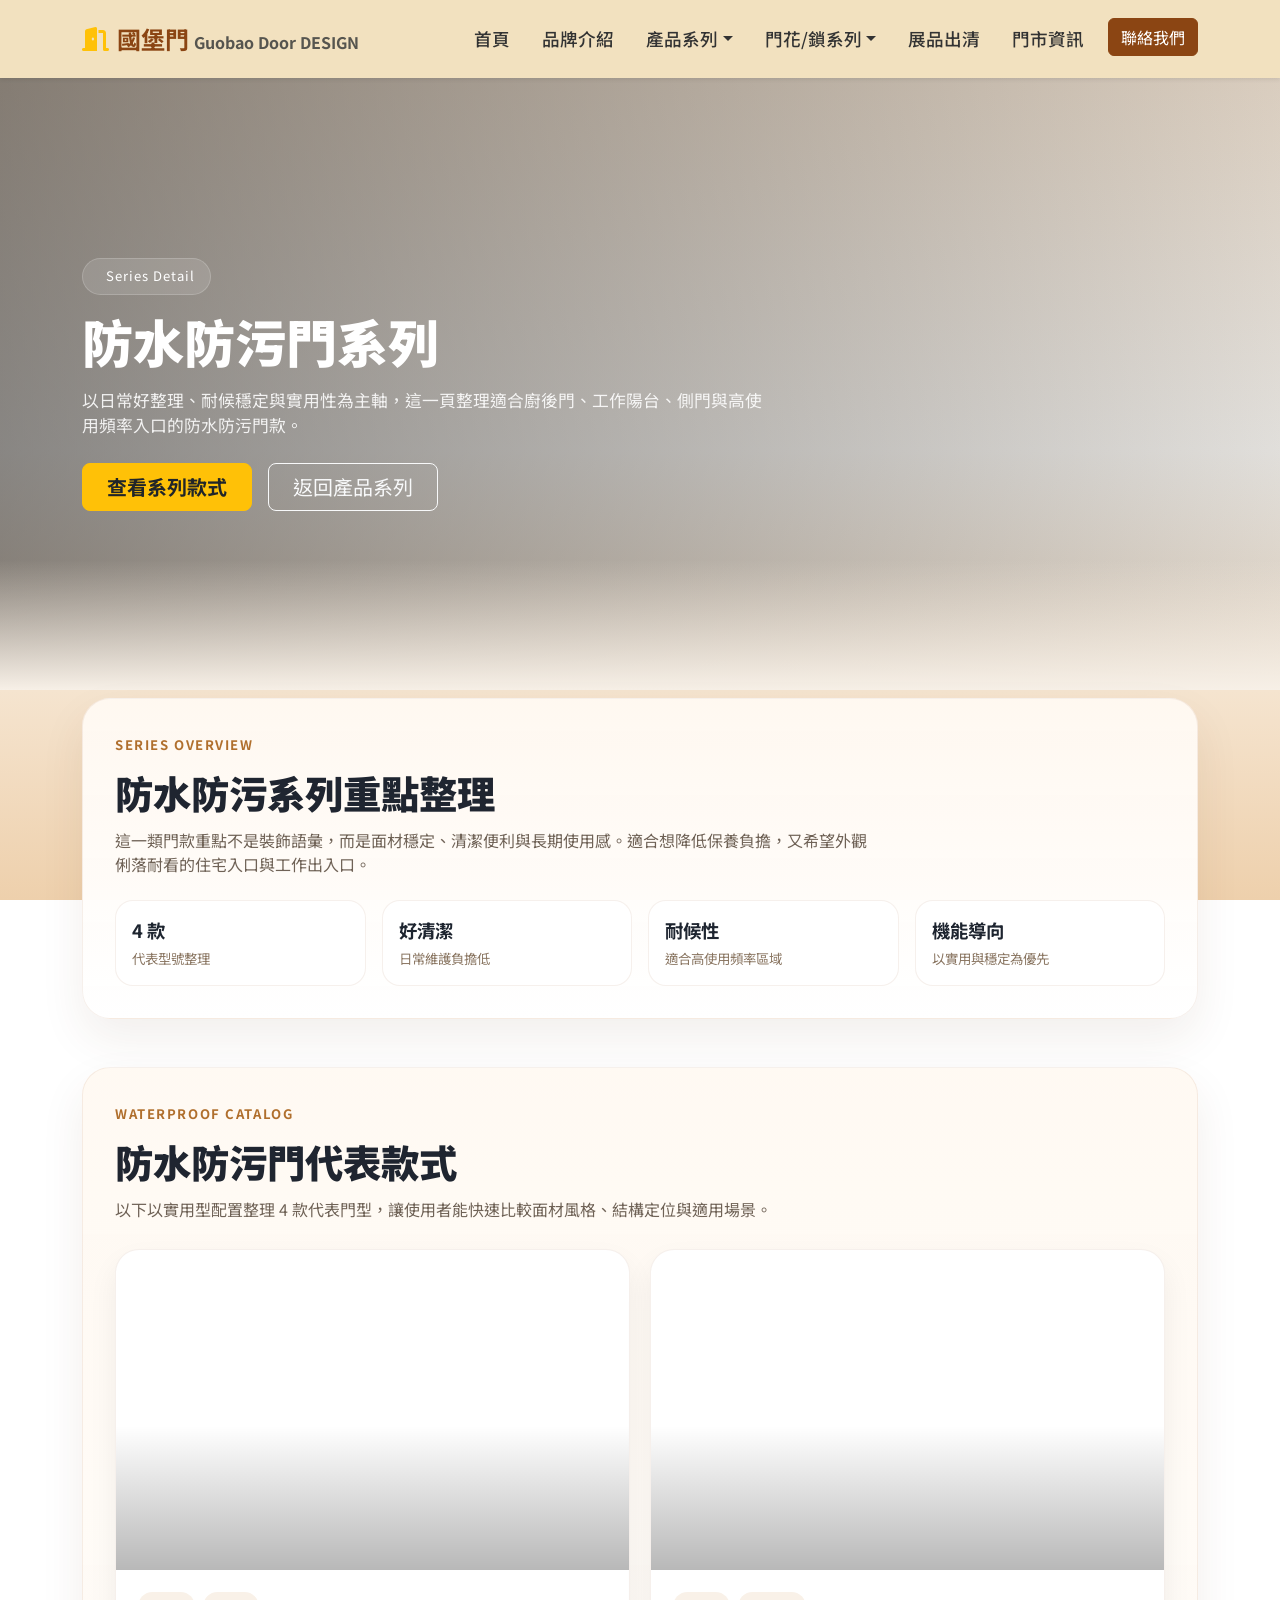
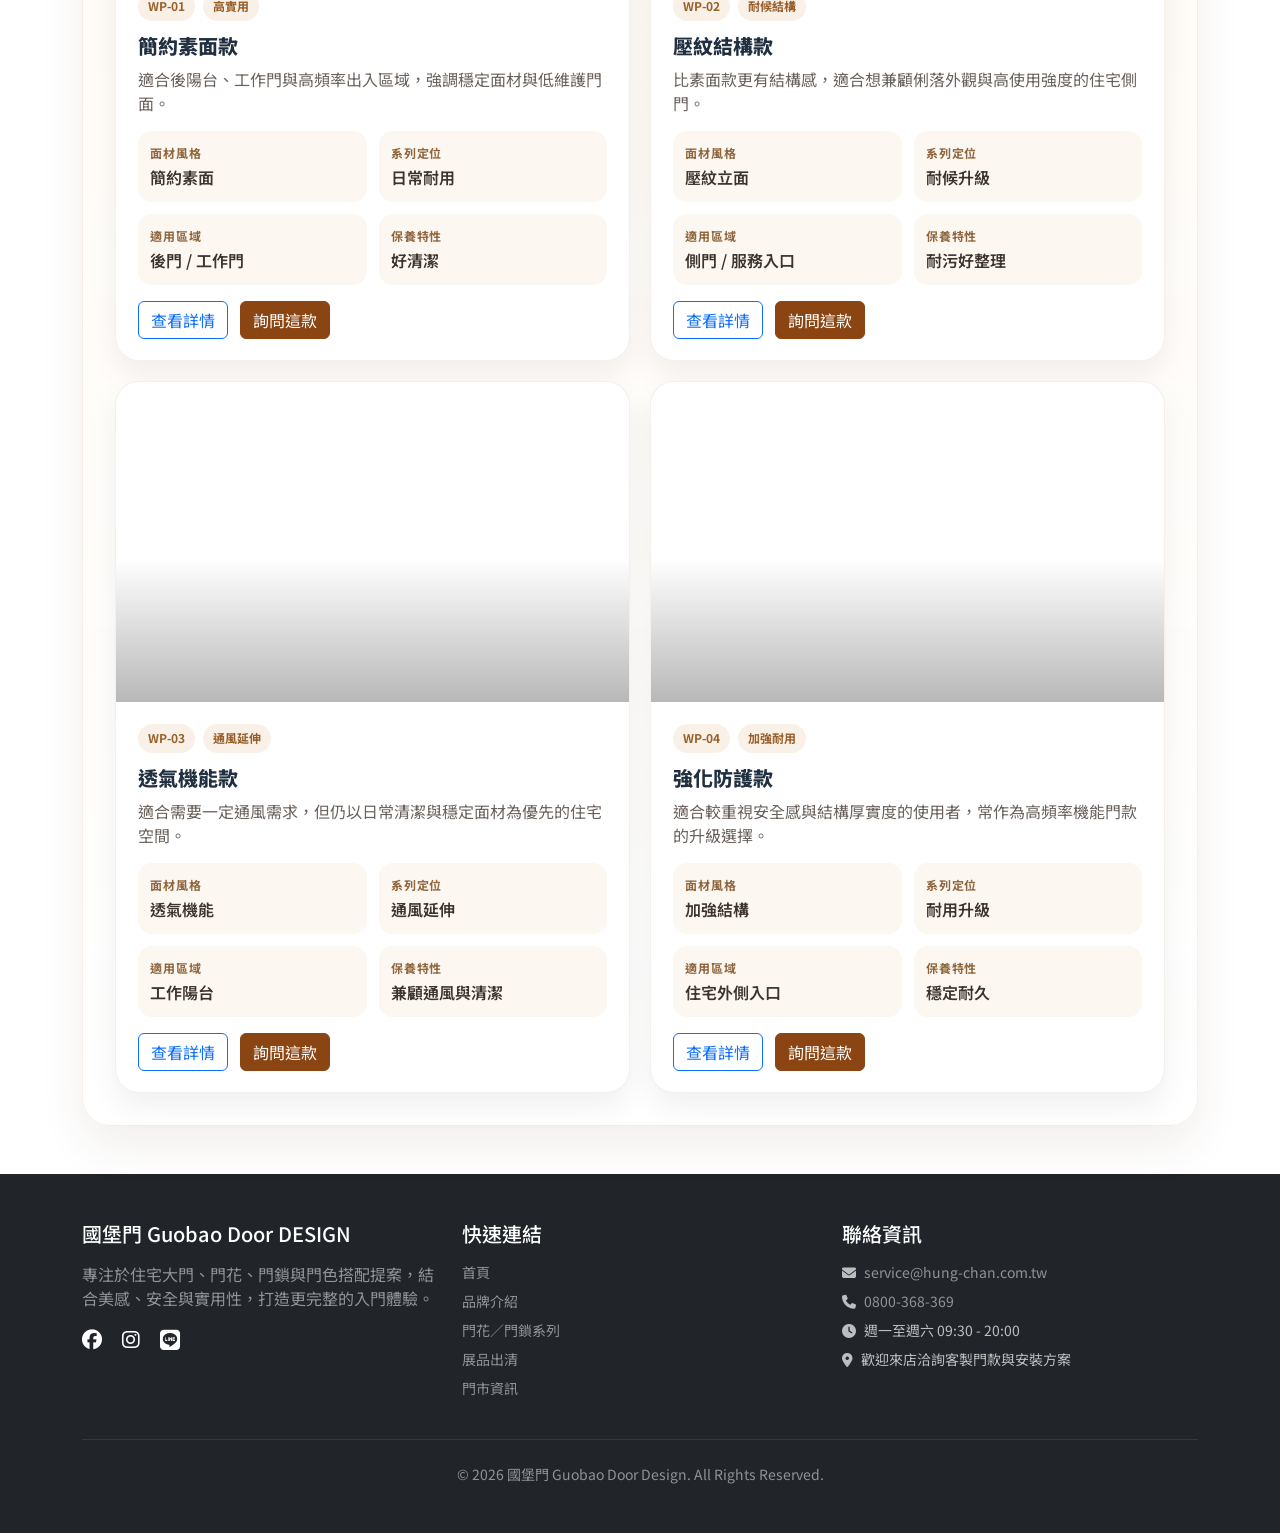
<file: 防水防污門系列.html>
<!DOCTYPE html>
<html lang="zh-TW">
<head>
    <meta charset="UTF-8">
    <meta name="viewport" content="width=device-width, initial-scale=1.0">
    <meta name="description" content="瀏覽國堡門防水防污門系列，整理日常好清潔、耐候與穩定耐用的機能型門款。">
    <meta property="og:title" content="國堡門 - 防水防污門系列">
    <meta property="og:description" content="瀏覽國堡門防水防污門系列，整理日常好清潔、耐候與穩定耐用的機能型門款。">
    <meta property="og:type" content="website">
    <title>防水防污門系列 - 國堡門</title>
    <link href="https://cdn.jsdelivr.net/npm/bootstrap@5.3.0/dist/css/bootstrap.min.css" rel="stylesheet">
    <link rel="stylesheet" href="https://cdnjs.cloudflare.com/ajax/libs/font-awesome/6.4.0/css/all.min.css">
    <link href="https://fonts.googleapis.com/css2?family=Noto+Sans+TC:wght@300;400;500;700;900&display=swap" rel="stylesheet">
    <link rel="stylesheet" href="styles.css">
    <style>
        .water-hero{min-height:68vh;position:relative;display:flex;align-items:center;background:linear-gradient(90deg,rgba(21,18,16,.5),rgba(21,18,16,.12)),url('https://hung-chan.com.tw/media/k2/categories/130.jpg') center/cover no-repeat}
        .water-hero::after{content:"";position:absolute;inset:auto 0 0 0;height:130px;background:linear-gradient(180deg,rgba(255,255,255,0),rgba(247,240,231,1))}
        .water-hero-content{position:relative;z-index:1;max-width:680px;color:#fff}
        .eyebrow{display:inline-flex;align-items:center;gap:.55rem;padding:.48rem .88rem;border-radius:999px;background:rgba(255,255,255,.12);border:1px solid rgba(255,255,255,.18);font-size:.82rem;letter-spacing:.08em;margin-bottom:1rem}
        .water-hero-content h1{font-size:clamp(2.5rem,4vw,4rem);font-weight:900;margin-bottom:1rem}
        .water-hero-content p{color:rgba(255,255,255,.88);font-size:1.05rem;margin-bottom:1.5rem}
        .water-shell{margin-top:-2.5rem;position:relative;z-index:2}
        .water-panel,.water-grid-panel{background:linear-gradient(180deg,rgba(255,249,242,.96),rgba(255,255,255,.98));border-radius:28px;padding:2rem;box-shadow:0 20px 45px rgba(89,56,31,.08);border:1px solid rgba(139,69,19,.08)}
        .section-kicker{color:#b06f2d;font-size:.82rem;letter-spacing:.12em;text-transform:uppercase;font-weight:700;display:inline-block;margin-bottom:.9rem}
        .section-title-lg{font-size:clamp(1.9rem,3vw,2.7rem);font-weight:900;color:#1f2530;margin-bottom:.8rem}
        .section-lead{color:#6f6256;max-width:760px}
        .series-overview-stats{display:grid;grid-template-columns:repeat(4,minmax(0,1fr));gap:1rem;margin-top:1.5rem}
        .series-overview-stats .stat{background:#fff;border-radius:18px;padding:1rem;border:1px solid rgba(139,69,19,.08)}
        .series-overview-stats strong{display:block;color:#1e2530;font-size:1.15rem}
        .series-overview-stats span{color:#8a7662;font-size:.84rem}
        .water-product-grid{display:grid;grid-template-columns:repeat(2,minmax(0,1fr));gap:1.25rem;margin-top:1.8rem}
        .water-product-card{background:#fff;border-radius:24px;overflow:hidden;border:1px solid rgba(139,69,19,.08);box-shadow:0 14px 30px rgba(0,0,0,.06);height:100%}
        .water-product-image{height:320px;background-size:cover;background-position:center;position:relative;cursor:pointer}
        .water-product-image::after{content:"";position:absolute;inset:auto 0 0 0;height:45%;background:linear-gradient(180deg,rgba(0,0,0,0),rgba(0,0,0,.28))}
        .water-product-body{padding:1.35rem}
        .water-product-meta{display:flex;flex-wrap:wrap;gap:.45rem;margin-bottom:.8rem}
        .water-product-meta span{background:#f9f1e8;color:#99602a;border-radius:999px;padding:.34rem .65rem;font-size:.75rem;font-weight:700}
        .water-product-body h3{font-size:1.25rem;font-weight:800;color:#213040;margin-bottom:.6rem;cursor:pointer}
        .water-product-body p{color:#6b625d;margin-bottom:1rem}
        .water-product-specs{display:grid;grid-template-columns:repeat(2,minmax(0,1fr));gap:.75rem;margin-bottom:1rem}
        .water-product-specs div{background:#fcf7f1;border-radius:14px;padding:.8rem}
        .water-product-specs strong{display:block;color:#8f663d;font-size:.75rem;text-transform:uppercase;letter-spacing:.06em;margin-bottom:.2rem}
        .water-product-specs span{color:#3d342d;font-weight:600}
        .water-cta{display:flex;gap:.75rem;flex-wrap:wrap}
        .series-detail-modal{border:0;border-radius:28px;overflow:hidden;background:linear-gradient(180deg,#fdf7ef,#fff)}
        .series-detail-modal .modal-header{border-bottom:1px solid rgba(139,69,19,.08);padding:1.2rem 1.4rem}
        .series-detail-modal .modal-body{padding:1.4rem}
        .detail-hero-image{width:100%;min-height:420px;border-radius:24px;background-size:cover;background-position:center;box-shadow:inset 0 0 0 1px rgba(139,69,19,.08)}
        .detail-summary-card{background:#f8efe5;border-radius:22px;padding:1.2rem;margin-top:1rem;border:1px solid rgba(139,69,19,.08)}
        .detail-summary-card strong{display:block;color:#8f663d;margin-bottom:.3rem}
        .detail-pills{display:flex;flex-wrap:wrap;gap:.55rem;margin-bottom:1rem}
        .detail-pills span{background:#f9f1e8;color:#99602a;border-radius:999px;padding:.38rem .72rem;font-size:.8rem;font-weight:700}
        .detail-price-chip{display:inline-flex;align-items:center;gap:.5rem;padding:.65rem .95rem;border-radius:999px;background:linear-gradient(135deg,#9c5a1e,#c47a2f);color:#fff;font-weight:800;margin-bottom:1rem}
        .detail-grid{display:grid;grid-template-columns:repeat(2,minmax(0,1fr));gap:.8rem;margin-bottom:1rem}
        .detail-grid div{background:#fff;border-radius:16px;padding:.9rem;border:1px solid rgba(139,69,19,.08)}
        .detail-grid strong{display:block;color:#8f663d;font-size:.76rem;margin-bottom:.2rem}
        .detail-grid span{color:#2f2f34;font-weight:600}
        .detail-section-title{font-size:.92rem;color:#8f663d;font-weight:800;letter-spacing:.06em;margin:1rem 0 .6rem;text-transform:uppercase}
        .detail-feature-list{margin:0;padding-left:1.1rem;color:#5f5650}
        .detail-feature-list li+li{margin-top:.35rem}
        .detail-price-table{width:100%;border-collapse:separate;border-spacing:0;overflow:hidden;border-radius:18px;border:1px solid rgba(139,69,19,.08)}
        .detail-price-table th,.detail-price-table td{padding:.8rem .9rem;font-size:.92rem}
        .detail-price-table thead th{background:#6b4c3a;color:#fff}
        .detail-price-table tbody td{background:#fff;color:#564a43;border-top:1px solid rgba(139,69,19,.08)}
        @media (max-width:991.98px){.series-overview-stats,.water-product-grid{grid-template-columns:repeat(2,minmax(0,1fr))}}
        @media (max-width:767.98px){.series-overview-stats,.water-product-grid,.water-product-specs,.detail-grid{grid-template-columns:1fr}.water-panel,.water-grid-panel{padding:1.35rem;border-radius:22px}.water-product-image{height:260px}.detail-hero-image{min-height:280px}}
    </style>
</head>
<body>
    <header class="water-hero">
        <div class="container">
            <div class="water-hero-content">
                <span class="eyebrow"><i class="fas fa-shield-droplet"></i> Series Detail</span>
                <h1>防水防污門系列</h1>
                <p>以日常好整理、耐候穩定與實用性為主軸，這一頁整理適合廚後門、工作陽台、側門與高使用頻率入口的防水防污門款。</p>
                <div class="d-flex flex-wrap gap-3">
                    <a href="#water-products" class="btn btn-warning btn-lg text-dark fw-bold px-4">查看系列款式</a>
                    <a href="產品系列.html" class="btn btn-outline-light btn-lg px-4">返回產品系列</a>
                </div>
            </div>
        </div>
    </header>

    <main class="container py-5 water-shell">
        <section class="water-panel mb-5">
            <span class="section-kicker">Series Overview</span>
            <h2 class="section-title-lg">防水防污系列重點整理</h2>
            <p class="section-lead mb-0">這一類門款重點不是裝飾語彙，而是面材穩定、清潔便利與長期使用感。適合想降低保養負擔，又希望外觀俐落耐看的住宅入口與工作出入口。</p>
            <div class="series-overview-stats">
                <div class="stat"><strong>4 款</strong><span>代表型號整理</span></div>
                <div class="stat"><strong>好清潔</strong><span>日常維護負擔低</span></div>
                <div class="stat"><strong>耐候性</strong><span>適合高使用頻率區域</span></div>
                <div class="stat"><strong>機能導向</strong><span>以實用與穩定為優先</span></div>
            </div>
        </section>

        <section class="water-grid-panel" id="water-products">
            <span class="section-kicker">Waterproof Catalog</span>
            <h2 class="section-title-lg">防水防污門代表款式</h2>
            <p class="section-lead">以下以實用型配置整理 4 款代表門型，讓使用者能快速比較面材風格、結構定位與適用場景。</p>
            <div class="water-product-grid">
                <article class="water-product-card">
                    <div class="water-product-image" style="background-image:url('https://hung-chan.com.tw/media/k2/categories/130.jpg');"></div>
                    <div class="water-product-body">
                        <div class="water-product-meta"><span>WP-01</span><span>高實用</span></div>
                        <h3>簡約素面款</h3>
                        <p>適合後陽台、工作門與高頻率出入區域，強調穩定面材與低維護門面。</p>
                        <div class="water-product-specs">
                            <div><strong>面材風格</strong><span>簡約素面</span></div>
                            <div><strong>系列定位</strong><span>日常耐用</span></div>
                            <div><strong>適用區域</strong><span>後門 / 工作門</span></div>
                            <div><strong>保養特性</strong><span>好清潔</span></div>
                        </div>
                        <div class="water-cta"><a href="聯絡我們.html" class="btn btn-primary-custom">詢問這款</a></div>
                    </div>
                </article>
                <article class="water-product-card">
                    <div class="water-product-image" style="background-image:url('https://hung-chan.com.tw/media/k2/categories/127.jpg');"></div>
                    <div class="water-product-body">
                        <div class="water-product-meta"><span>WP-02</span><span>耐候結構</span></div>
                        <h3>壓紋結構款</h3>
                        <p>比素面款更有結構感，適合想兼顧俐落外觀與高使用強度的住宅側門。</p>
                        <div class="water-product-specs">
                            <div><strong>面材風格</strong><span>壓紋立面</span></div>
                            <div><strong>系列定位</strong><span>耐候升級</span></div>
                            <div><strong>適用區域</strong><span>側門 / 服務入口</span></div>
                            <div><strong>保養特性</strong><span>耐污好整理</span></div>
                        </div>
                        <div class="water-cta"><a href="聯絡我們.html" class="btn btn-primary-custom">詢問這款</a></div>
                    </div>
                </article>
                <article class="water-product-card">
                    <div class="water-product-image" style="background-image:url('https://hung-chan.com.tw/media/k2/categories/118.jpg');"></div>
                    <div class="water-product-body">
                        <div class="water-product-meta"><span>WP-03</span><span>通風延伸</span></div>
                        <h3>透氣機能款</h3>
                        <p>適合需要一定通風需求，但仍以日常清潔與穩定面材為優先的住宅空間。</p>
                        <div class="water-product-specs">
                            <div><strong>面材風格</strong><span>透氣機能</span></div>
                            <div><strong>系列定位</strong><span>通風延伸</span></div>
                            <div><strong>適用區域</strong><span>工作陽台</span></div>
                            <div><strong>保養特性</strong><span>兼顧通風與清潔</span></div>
                        </div>
                        <div class="water-cta"><a href="聯絡我們.html" class="btn btn-primary-custom">詢問這款</a></div>
                    </div>
                </article>
                <article class="water-product-card">
                    <div class="water-product-image" style="background-image:url('https://hung-chan.com.tw/media/k2/categories/126.jpg');"></div>
                    <div class="water-product-body">
                        <div class="water-product-meta"><span>WP-04</span><span>加強耐用</span></div>
                        <h3>強化防護款</h3>
                        <p>適合較重視安全感與結構厚實度的使用者，常作為高頻率機能門款的升級選擇。</p>
                        <div class="water-product-specs">
                            <div><strong>面材風格</strong><span>加強結構</span></div>
                            <div><strong>系列定位</strong><span>耐用升級</span></div>
                            <div><strong>適用區域</strong><span>住宅外側入口</span></div>
                            <div><strong>保養特性</strong><span>穩定耐久</span></div>
                        </div>
                        <div class="water-cta"><a href="聯絡我們.html" class="btn btn-primary-custom">詢問這款</a></div>
                    </div>
                </article>
            </div>
        </section>
    </main>

    <div class="modal fade" id="seriesDetailModal" tabindex="-1" aria-labelledby="seriesDetailModalLabel" aria-hidden="true">
        <div class="modal-dialog modal-xl modal-dialog-centered modal-dialog-scrollable">
            <div class="modal-content series-detail-modal">
                <div class="modal-header">
                    <div>
                        <div class="detail-pills mb-2" id="detailModalPills"></div>
                        <h3 class="modal-title fw-bold mb-1" id="seriesDetailModalLabel">產品詳細資訊</h3>
                        <p class="text-muted mb-0" id="detailModalSubtitle"></p>
                    </div>
                    <button type="button" class="btn-close" data-bs-dismiss="modal" aria-label="Close"></button>
                </div>
                <div class="modal-body">
                    <div class="row g-4">
                        <div class="col-lg-6">
                            <div class="detail-hero-image" id="detailModalImage"></div>
                            <div class="detail-summary-card"><strong>款式配置</strong><span id="detailModalSummary"></span></div>
                        </div>
                        <div class="col-lg-6">
                            <div class="detail-price-chip" id="detailModalPrice"></div>
                            <div class="detail-grid" id="detailModalSpecs"></div>
                            <div class="detail-section-title">特色</div>
                            <ul class="detail-feature-list" id="detailModalFeatures"></ul>
                            <div class="detail-section-title">門鎖與備註</div>
                            <p class="mb-2 text-muted" id="detailModalLock"></p>
                            <p class="small text-muted mb-0" id="detailModalNote"></p>
                        </div>
                    </div>
                    <div class="detail-section-title">常見尺寸與價格</div>
                    <div class="table-responsive">
                        <table class="detail-price-table">
                            <thead><tr><th>內容</th><th>規格尺寸</th><th>非甲級/價格</th><th>甲級防火/價格</th></tr></thead>
                            <tbody id="detailModalTable"></tbody>
                        </table>
                    </div>
                    <div class="d-flex flex-wrap gap-3 mt-4">
                        <a href="聯絡我們.html" class="btn btn-primary-custom btn-lg">詢問這款</a>
                        <button type="button" class="btn btn-outline-secondary btn-lg" data-bs-dismiss="modal">回到列表</button>
                    </div>
                </div>
            </div>
        </div>
    </div>

    <script src="https://cdn.jsdelivr.net/npm/bootstrap@5.3.0/dist/js/bootstrap.bundle.min.js"></script>
    <script>
        document.addEventListener('DOMContentLoaded', function () {
            const productDetails = {
                'WP-01': {title:'防水防污門 WP-01｜簡約素面款',subtitle:'好清潔、低維護，適合後門與工作門',image:'https://hung-chan.com.tw/media/k2/categories/130.jpg',summary:'素面耐用面材 / 標準機能門扇配置',pills:['防水防污門','高實用','好清潔'],priceFrom:'$29,800 起',specs:[['型號','WP-01'],['面材風格','簡約素面'],['適用區域','後門 / 工作門'],['定位','日常耐用']],features:['清潔維護負擔低','適合高頻率使用門區','門面簡潔耐看'],lock:'標準門鎖配置，可依需求升級',note:'尺寸、門色與把手配置可依需求調整。',prices:[['單門','90 x 210 cm','$29,800','$34,800'],['單門','100 x 210 cm','$31,800','$36,800'],['子母門','120 x 210 cm','$39,800','$45,800']]},
                'WP-02': {title:'防水防污門 WP-02｜壓紋結構款',subtitle:'立面更有結構感，適合服務入口與住宅側門',image:'https://hung-chan.com.tw/media/k2/categories/127.jpg',summary:'壓紋面材 / 加強耐候結構',pills:['防水防污門','耐候結構','側門'],priceFrom:'$31,800 起',specs:[['型號','WP-02'],['面材風格','壓紋立面'],['適用區域','側門 / 服務入口'],['定位','耐候升級']],features:['比素面款更有門面層次','適合風雨較多區域','兼顧俐落外觀與耐用度'],lock:'標準門鎖配置，可加購防盜鎖體',note:'實際報價依門片尺寸與五金升級內容為準。',prices:[['單門','90 x 210 cm','$31,800','$36,800'],['單門','100 x 210 cm','$33,800','$38,800'],['子母門','120 x 210 cm','$41,800','$47,800']]},
                'WP-03': {title:'防水防污門 WP-03｜透氣機能款',subtitle:'兼顧通風需求與日常好整理的機能門型',image:'https://hung-chan.com.tw/media/k2/categories/118.jpg',summary:'透氣面材 / 機能導向配置',pills:['防水防污門','通風延伸','工作陽台'],priceFrom:'$32,800 起',specs:[['型號','WP-03'],['面材風格','透氣機能'],['適用區域','工作陽台'],['定位','通風延伸']],features:['適合半戶外使用環境','在清潔便利之外增加透氣感','適合作為家事空間與側向出入口'],lock:'標準門鎖配置，可依需求升級',note:'通風開孔比例可依現場條件建議調整。',prices:[['單門','90 x 210 cm','$32,800','$37,800'],['單門','100 x 210 cm','$34,800','$39,800'],['子母門','120 x 210 cm','$42,800','$48,800']]},
                'WP-04': {title:'防水防污門 WP-04｜強化防護款',subtitle:'更重視安全感與結構厚實度的機能門型',image:'https://hung-chan.com.tw/media/k2/categories/126.jpg',summary:'加強結構 / 穩定耐久配置',pills:['防水防污門','加強耐用','外側入口'],priceFrom:'$34,800 起',specs:[['型號','WP-04'],['面材風格','加強結構'],['適用區域','住宅外側入口'],['定位','耐用升級']],features:['結構更厚實，適合高使用頻率區域','可作為機能門款的升級選擇','兼顧實用與安全感'],lock:'標準門鎖配置，可加價升級多段鎖',note:'如需甲級防火規格，將另外提供對應門型方案。',prices:[['單門','90 x 210 cm','$34,800','$39,800'],['單門','100 x 210 cm','$36,800','$41,800'],['子母門','120 x 210 cm','$44,800','$50,800']]}
            };

            const modal = new bootstrap.Modal(document.getElementById('seriesDetailModal'));
            const pillsEl = document.getElementById('detailModalPills');
            const titleEl = document.getElementById('seriesDetailModalLabel');
            const subtitleEl = document.getElementById('detailModalSubtitle');
            const imageEl = document.getElementById('detailModalImage');
            const summaryEl = document.getElementById('detailModalSummary');
            const priceEl = document.getElementById('detailModalPrice');
            const specsEl = document.getElementById('detailModalSpecs');
            const featuresEl = document.getElementById('detailModalFeatures');
            const lockEl = document.getElementById('detailModalLock');
            const noteEl = document.getElementById('detailModalNote');
            const tableEl = document.getElementById('detailModalTable');

            function openProductModal(code, imageStyle) {
                const item = productDetails[code];
                if (!item) return;
                pillsEl.innerHTML = item.pills.map((pill) => `<span>${pill}</span>`).join('');
                titleEl.textContent = item.title;
                subtitleEl.textContent = item.subtitle;
                imageEl.style.backgroundImage = imageStyle || `url('${item.image}')`;
                summaryEl.textContent = item.summary;
                priceEl.innerHTML = `<i class="fas fa-tags"></i> 參考價格 ${item.priceFrom}`;
                specsEl.innerHTML = item.specs.map(([label, value]) => `<div><strong>${label}</strong><span>${value}</span></div>`).join('');
                featuresEl.innerHTML = item.features.map((feature) => `<li>${feature}</li>`).join('');
                lockEl.textContent = item.lock;
                noteEl.textContent = item.note;
                tableEl.innerHTML = item.prices.map((row) => `<tr><td>${row[0]}</td><td>${row[1]}</td><td>${row[2]}</td><td>${row[3]}</td></tr>`).join('');
                modal.show();
            }

            document.querySelectorAll('.water-product-card').forEach((card) => {
                const code = card.querySelector('.water-product-meta span')?.textContent.trim();
                const image = card.querySelector('.water-product-image');
                const title = card.querySelector('h3');
                const cta = card.querySelector('.water-cta');
                if (!code || !productDetails[code]) return;
                const imageStyle = image.style.backgroundImage || getComputedStyle(image).backgroundImage;
                image.addEventListener('click', () => openProductModal(code, imageStyle));
                title.addEventListener('click', () => openProductModal(code, imageStyle));
                const detailButton = document.createElement('button');
                detailButton.type = 'button';
                detailButton.className = 'btn btn-outline-primary';
                detailButton.textContent = '查看詳情';
                detailButton.addEventListener('click', () => openProductModal(code, imageStyle));
                cta.prepend(detailButton);
            });
        });
    </script>
    <script src="shared-layout.js"></script>
    <script src="shared-enhancements.js"></script>
</body>
</html>
</file>
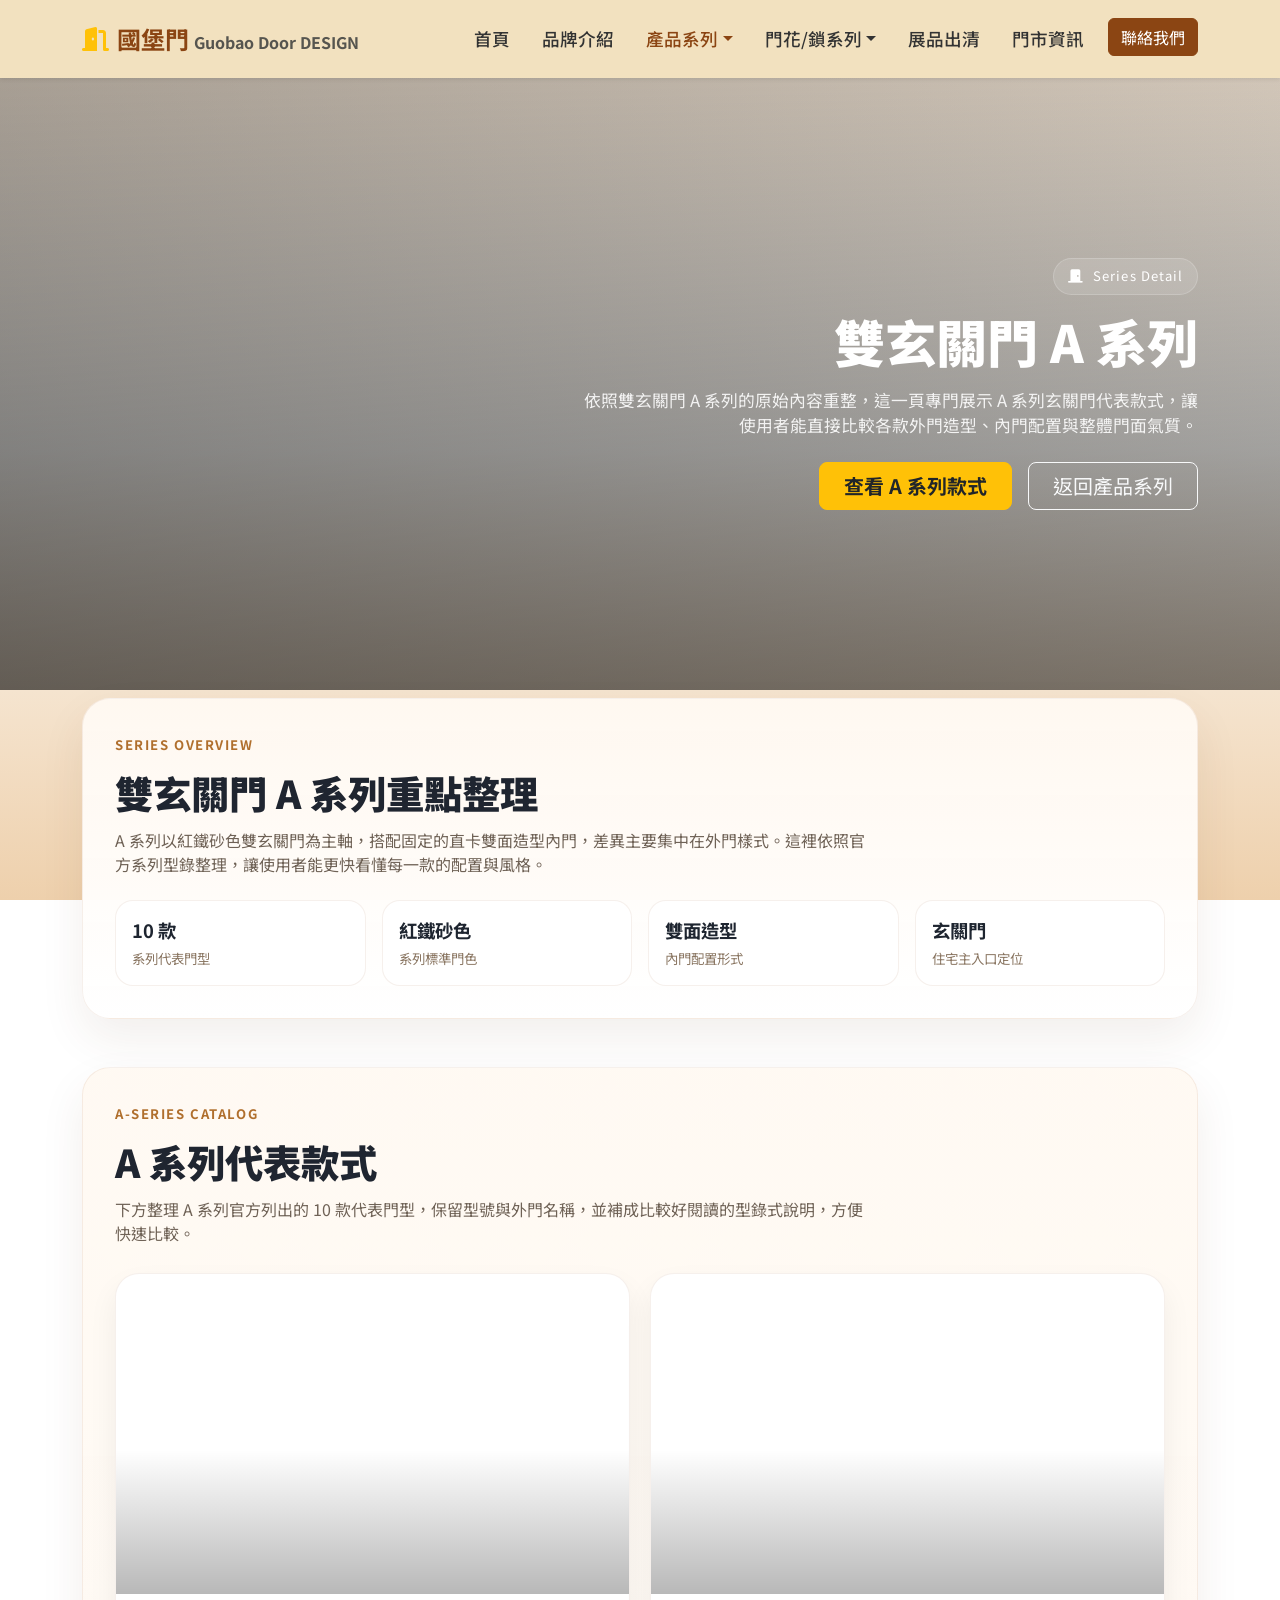
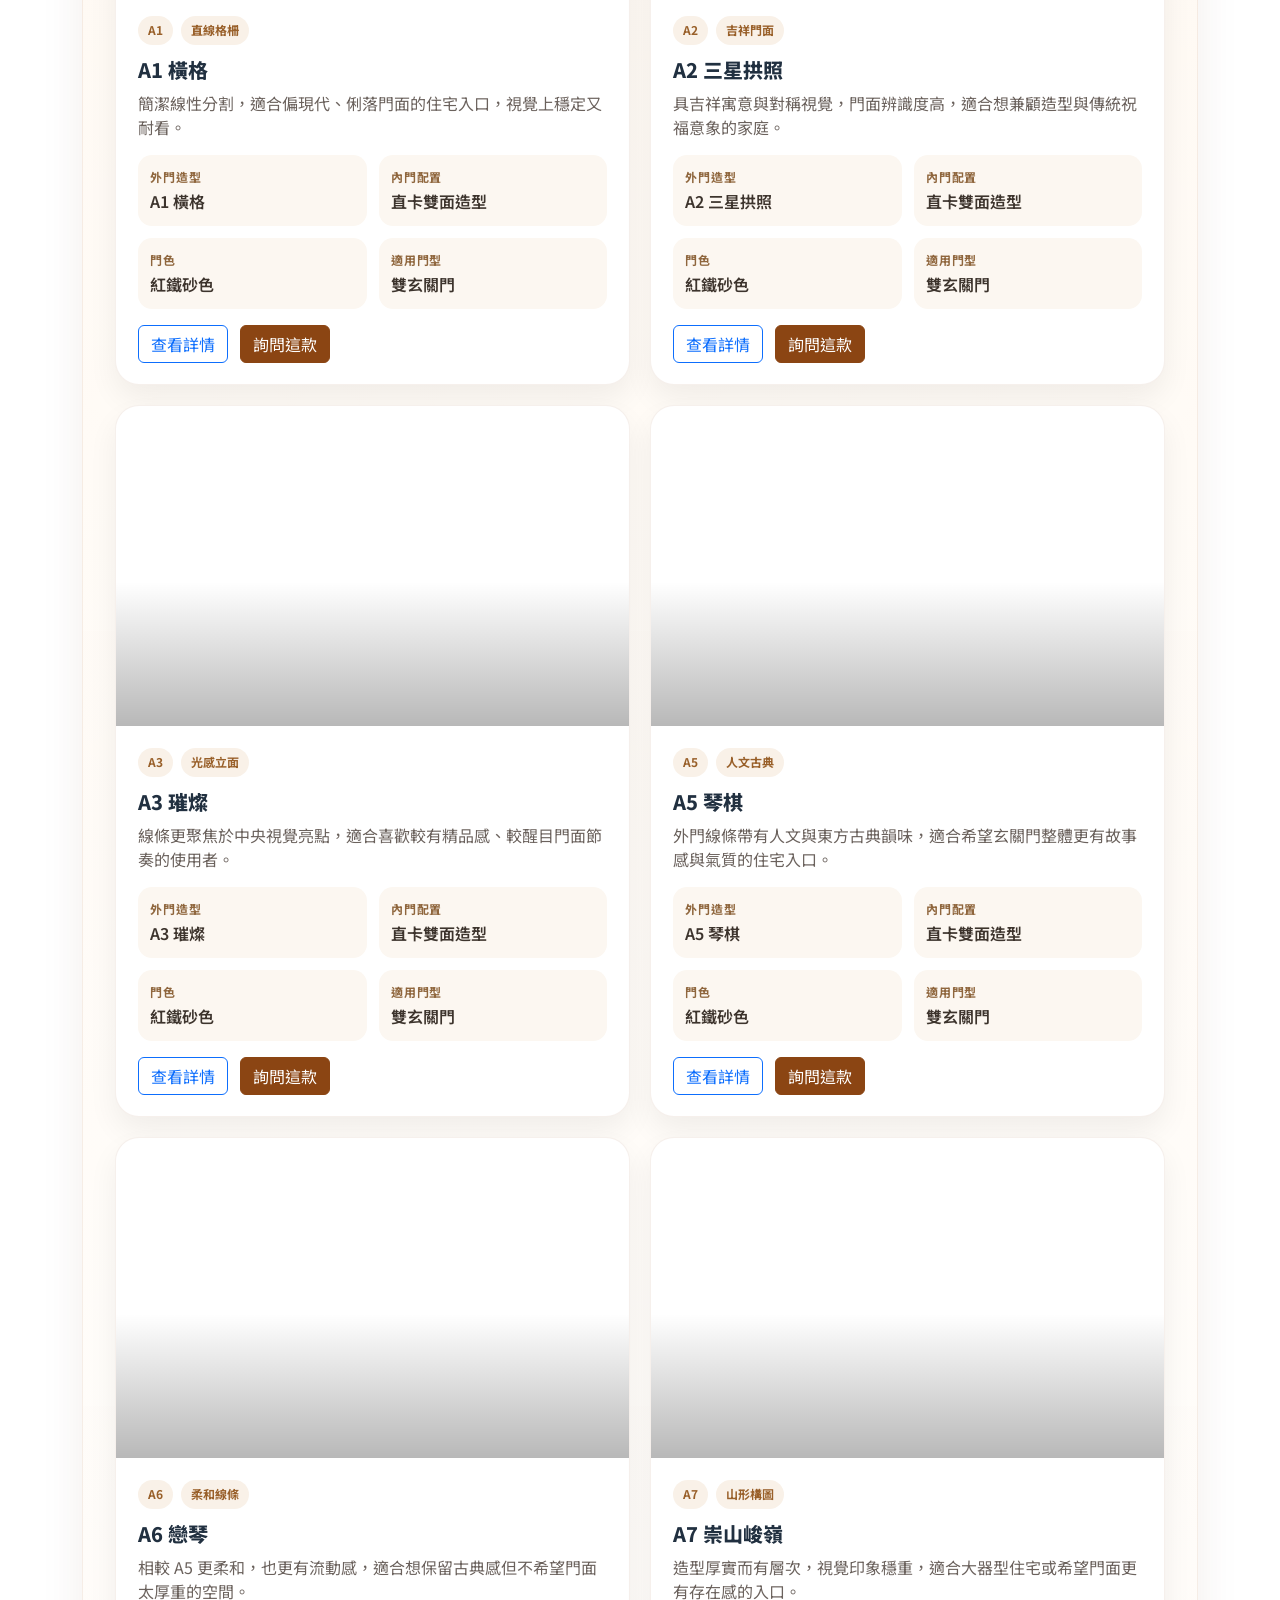
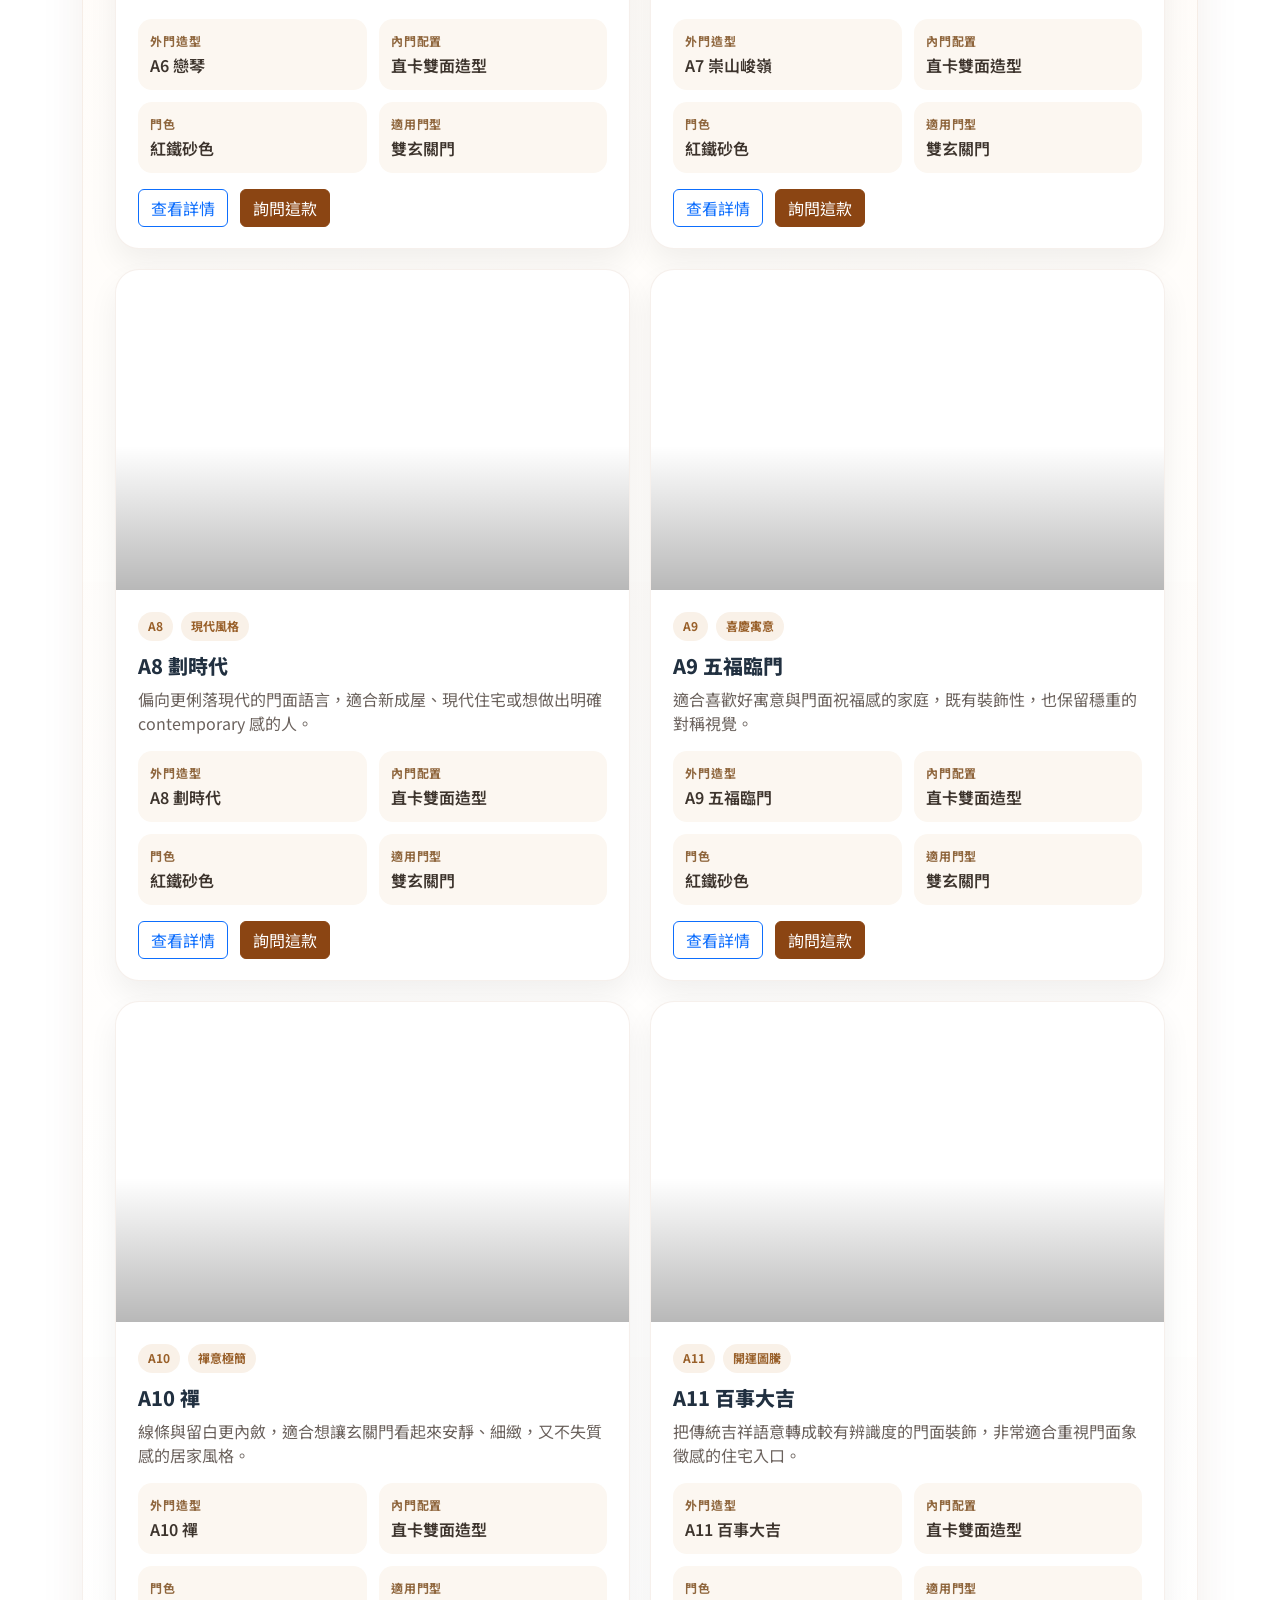
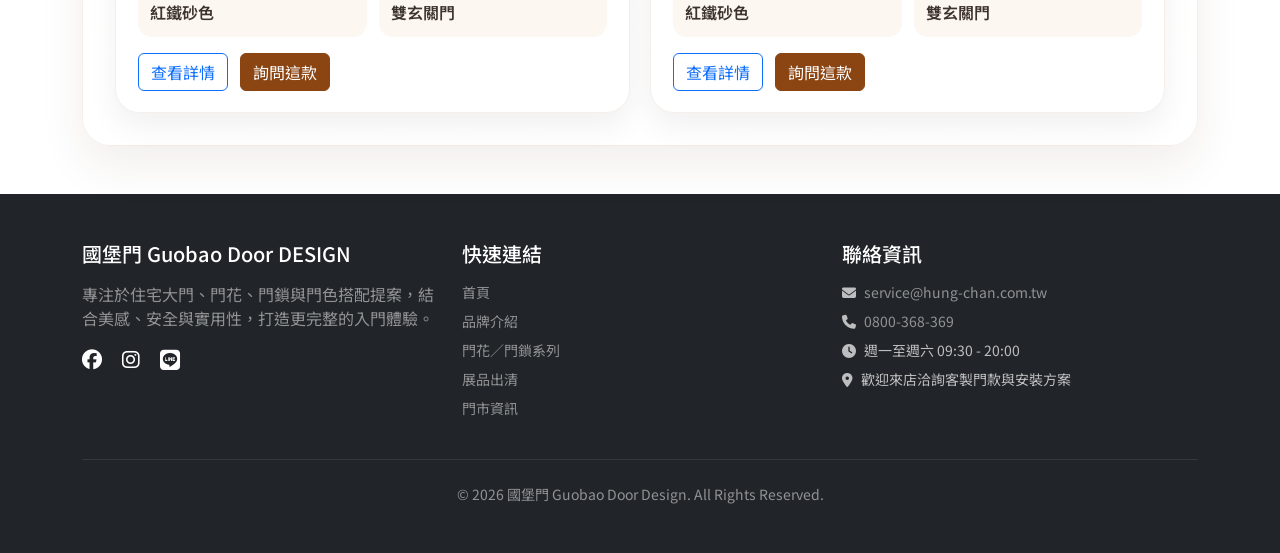
<file: 雙玄關門A系列.html>
﻿<!DOCTYPE html>
<html lang="zh-TW">
<head>
    <meta charset="UTF-8">
    <meta name="viewport" content="width=device-width, initial-scale=1.0">
    <meta name="description" content="Guobao Door provides entry doors, locks, color options, product catalogs, and showroom contact information.">
    <meta property="og:title" content="Guobao Door">
    <meta property="og:description" content="Guobao Door provides entry doors, locks, color options, product catalogs, and showroom contact information.">
    <meta property="og:type" content="website">
    <title>雙玄關門 A 系列 - 國堡門</title>
    <link href="https://cdn.jsdelivr.net/npm/bootstrap@5.3.0/dist/css/bootstrap.min.css" rel="stylesheet">
    <link rel="stylesheet" href="https://cdnjs.cloudflare.com/ajax/libs/font-awesome/6.4.0/css/all.min.css">
    <link href="https://fonts.googleapis.com/css2?family=Noto+Sans+TC:wght@300;400;500;700;900&display=swap" rel="stylesheet">
    <link rel="stylesheet" href="styles.css">
    <style>
        .sa-hero {
            min-height: 68vh;
            position: relative;
            display: flex;
            align-items: center;
            background:
                linear-gradient(90deg, rgba(19, 19, 19, 0.28), rgba(19, 19, 19, 0.08)),
                url('https://hung-chan.com.tw/media/k2/categories/115.jpg') center center / cover no-repeat;
        }

        .sa-hero::after {
            content: "";
            position: absolute;
            inset: 0;
            background: linear-gradient(180deg, rgba(0,0,0,0.08), rgba(0,0,0,0.46));
        }

        .sa-hero-content {
            position: relative;
            z-index: 1;
            max-width: 620px;
            margin-left: auto;
            color: #fff;
            text-align: right;
        }

        .sa-hero-content .eyebrow {
            display: inline-flex;
            align-items: center;
            gap: 0.55rem;
            padding: 0.48rem 0.88rem;
            border-radius: 999px;
            background: rgba(255,255,255,0.12);
            border: 1px solid rgba(255,255,255,0.18);
            font-size: 0.82rem;
            letter-spacing: 0.08em;
            margin-bottom: 1rem;
        }

        .sa-hero-content h1 {
            font-size: clamp(2.5rem, 4vw, 4rem);
            font-weight: 900;
            margin-bottom: 1rem;
        }

        .sa-hero-content p {
            color: rgba(255,255,255,0.88);
            font-size: 1.05rem;
            margin-bottom: 1.5rem;
        }

        .sa-shell {
            margin-top: -2.5rem;
            position: relative;
            z-index: 2;
        }

        .sa-panel,
        .sa-grid-panel {
            background: linear-gradient(180deg, rgba(255,249,242,0.96), rgba(255,255,255,0.98));
            border-radius: 28px;
            padding: 2rem;
            box-shadow: 0 20px 45px rgba(89, 56, 31, 0.08);
            border: 1px solid rgba(139, 69, 19, 0.08);
        }

        .series-overview-stats {
            display: grid;
            grid-template-columns: repeat(4, minmax(0, 1fr));
            gap: 1rem;
            margin-top: 1.5rem;
        }

        .series-overview-stats .stat {
            background: #fff;
            border-radius: 18px;
            padding: 1rem;
            border: 1px solid rgba(139, 69, 19, 0.08);
        }

        .series-overview-stats strong {
            display: block;
            color: #1e2530;
            font-size: 1.15rem;
        }

        .series-overview-stats span {
            color: #8a7662;
            font-size: 0.84rem;
        }

        .section-kicker {
            color: #b06f2d;
            font-size: 0.82rem;
            letter-spacing: 0.12em;
            text-transform: uppercase;
            font-weight: 700;
            display: inline-block;
            margin-bottom: 0.9rem;
        }

        .section-title-lg {
            font-size: clamp(1.9rem, 3vw, 2.7rem);
            font-weight: 900;
            color: #1f2530;
            margin-bottom: 0.8rem;
        }

        .section-lead {
            color: #6f6256;
            max-width: 760px;
        }

        .sa-product-grid {
            display: grid;
            grid-template-columns: repeat(2, minmax(0, 1fr));
            gap: 1.25rem;
            margin-top: 1.8rem;
        }

        .sa-product-card {
            background: #fff;
            border-radius: 24px;
            overflow: hidden;
            border: 1px solid rgba(139, 69, 19, 0.08);
            box-shadow: 0 14px 30px rgba(0,0,0,0.06);
            height: 100%;
        }

        .sa-product-image {
            height: 320px;
            background-size: cover;
            background-position: center;
            position: relative;
        }

        .sa-product-image::after {
            content: "";
            position: absolute;
            inset: auto 0 0 0;
            height: 45%;
            background: linear-gradient(180deg, rgba(0,0,0,0), rgba(0,0,0,0.28));
        }

        .sa-product-body {
            padding: 1.35rem;
        }

        .sa-product-meta {
            display: flex;
            flex-wrap: wrap;
            gap: 0.45rem;
            margin-bottom: 0.8rem;
        }

        .sa-product-meta span {
            background: #f9f1e8;
            color: #99602a;
            border-radius: 999px;
            padding: 0.34rem 0.65rem;
            font-size: 0.75rem;
            font-weight: 700;
        }

        .sa-product-body h3 {
            font-size: 1.25rem;
            font-weight: 800;
            color: #213040;
            margin-bottom: 0.6rem;
        }

        .sa-product-body p {
            color: #6b625d;
            margin-bottom: 1rem;
        }

        .sa-product-specs {
            display: grid;
            grid-template-columns: repeat(2, minmax(0, 1fr));
            gap: 0.75rem;
            margin-bottom: 1rem;
        }

        .sa-product-specs div {
            background: #fcf7f1;
            border-radius: 14px;
            padding: 0.8rem;
        }

        .sa-product-specs strong {
            display: block;
            color: #8f663d;
            font-size: 0.75rem;
            text-transform: uppercase;
            letter-spacing: 0.06em;
            margin-bottom: 0.2rem;
        }

        .sa-product-specs span {
            color: #3d342d;
            font-weight: 600;
        }

        .sa-cta {
            display: flex;
            gap: 0.75rem;
            flex-wrap: wrap;
        }

        .product-detail-trigger {
            cursor: pointer;
        }

        .product-detail-title {
            cursor: pointer;
        }

        .series-detail-modal {
            border: 0;
            border-radius: 28px;
            overflow: hidden;
            background: linear-gradient(180deg, #fdf7ef, #fff);
        }

        .series-detail-modal .modal-header {
            border-bottom: 1px solid rgba(139, 69, 19, 0.08);
            padding: 1.2rem 1.4rem;
        }

        .series-detail-modal .modal-body {
            padding: 1.4rem;
        }

        .detail-hero-image {
            width: 100%;
            min-height: 420px;
            border-radius: 24px;
            background-size: cover;
            background-position: center;
            box-shadow: inset 0 0 0 1px rgba(139, 69, 19, 0.08);
        }

        .detail-summary-card {
            background: #f8efe5;
            border-radius: 22px;
            padding: 1.2rem;
            margin-top: 1rem;
            border: 1px solid rgba(139, 69, 19, 0.08);
        }

        .detail-summary-card strong {
            display: block;
            color: #8f663d;
            margin-bottom: 0.3rem;
        }

        .detail-pills {
            display: flex;
            flex-wrap: wrap;
            gap: 0.55rem;
            margin-bottom: 1rem;
        }

        .detail-pills span {
            background: #f9f1e8;
            color: #99602a;
            border-radius: 999px;
            padding: 0.38rem 0.72rem;
            font-size: 0.8rem;
            font-weight: 700;
        }

        .detail-price-chip {
            display: inline-flex;
            align-items: center;
            gap: 0.5rem;
            padding: 0.65rem 0.95rem;
            border-radius: 999px;
            background: linear-gradient(135deg, #9c5a1e, #c47a2f);
            color: #fff;
            font-weight: 800;
            margin-bottom: 1rem;
        }

        .detail-grid {
            display: grid;
            grid-template-columns: repeat(2, minmax(0, 1fr));
            gap: 0.8rem;
            margin-bottom: 1rem;
        }

        .detail-grid div {
            background: #fff;
            border-radius: 16px;
            padding: 0.9rem;
            border: 1px solid rgba(139, 69, 19, 0.08);
        }

        .detail-grid strong {
            display: block;
            color: #8f663d;
            font-size: 0.76rem;
            margin-bottom: 0.2rem;
        }

        .detail-grid span {
            color: #2f2f34;
            font-weight: 600;
        }

        .detail-section-title {
            font-size: 0.92rem;
            color: #8f663d;
            font-weight: 800;
            letter-spacing: 0.06em;
            margin: 1rem 0 0.6rem;
            text-transform: uppercase;
        }

        .detail-feature-list {
            margin: 0;
            padding-left: 1.1rem;
            color: #5f5650;
        }

        .detail-feature-list li + li {
            margin-top: 0.35rem;
        }

        .detail-price-table {
            width: 100%;
            border-collapse: separate;
            border-spacing: 0;
            overflow: hidden;
            border-radius: 18px;
            border: 1px solid rgba(139, 69, 19, 0.08);
        }

        .detail-price-table th,
        .detail-price-table td {
            padding: 0.8rem 0.9rem;
            font-size: 0.92rem;
        }

        .detail-price-table thead th {
            background: #6b4c3a;
            color: #fff;
        }

        .detail-price-table tbody td {
            background: #fff;
            color: #564a43;
            border-top: 1px solid rgba(139, 69, 19, 0.08);
        }

        @media (max-width: 991.98px) {
            .series-overview-stats,
            .sa-product-grid {
                grid-template-columns: repeat(2, minmax(0, 1fr));
            }

            .sa-hero-content {
                margin-left: 0;
                text-align: left;
            }
        }

        @media (max-width: 767.98px) {
            .series-overview-stats,
            .sa-product-grid,
            .sa-product-specs,
            .detail-grid {
                grid-template-columns: 1fr;
            }

            .sa-panel,
            .sa-grid-panel {
                padding: 1.35rem;
                border-radius: 22px;
            }

            .sa-product-image {
                height: 260px;
            }

            .detail-hero-image {
                min-height: 280px;
            }
        }
    </style>
</head>
<body>

    <header class="sa-hero">
        <div class="container">
            <div class="sa-hero-content">
                <span class="eyebrow"><i class="fas fa-door-closed"></i> Series Detail</span>
                <h1>雙玄關門 A 系列</h1>
                <p>依照雙玄關門 A 系列的原始內容重整，這一頁專門展示 A 系列玄關門代表款式，讓使用者能直接比較各款外門造型、內門配置與整體門面氣質。</p>
                <div class="d-flex flex-wrap gap-3 justify-content-lg-end">
                    <a href="#sa-products" class="btn btn-warning btn-lg text-dark fw-bold px-4">查看 A 系列款式</a>
                    <a href="產品系列.html" class="btn btn-outline-light btn-lg px-4">返回產品系列</a>
                </div>
            </div>
        </div>
    </header>

    <main class="container py-5 sa-shell">
        <section class="sa-panel mb-5">
            <span class="section-kicker">Series Overview</span>
            <h2 class="section-title-lg">雙玄關門 A 系列重點整理</h2>
            <p class="section-lead mb-0">A 系列以紅鐵砂色雙玄關門為主軸，搭配固定的直卡雙面造型內門，差異主要集中在外門樣式。這裡依照官方系列型錄整理，讓使用者能更快看懂每一款的配置與風格。</p>
            <div class="series-overview-stats">
                <div class="stat">
                    <strong>10 款</strong>
                    <span>系列代表門型</span>
                </div>
                <div class="stat">
                    <strong>紅鐵砂色</strong>
                    <span>系列標準門色</span>
                </div>
                <div class="stat">
                    <strong>雙面造型</strong>
                    <span>內門配置形式</span>
                </div>
                <div class="stat">
                    <strong>玄關門</strong>
                    <span>住宅主入口定位</span>
                </div>
            </div>
        </section>

        <section class="sa-grid-panel" id="sa-products">
            <span class="section-kicker">A-Series Catalog</span>
            <h2 class="section-title-lg">A 系列代表款式</h2>
            <p class="section-lead">下方整理 A 系列官方列出的 10 款代表門型，保留型號與外門名稱，並補成比較好閱讀的型錄式說明，方便快速比較。</p>

            <div class="sa-product-grid">
                <article class="sa-product-card">
                    <div class="sa-product-image" style="background-image:url('https://hung-chan.com.tw/images/pc/01/images/p_01.jpg');"></div>
                    <div class="sa-product-body">
                        <div class="sa-product-meta"><span>A1</span><span>直線格柵</span></div>
                        <h3>A1 橫格</h3>
                        <p>簡潔線性分割，適合偏現代、俐落門面的住宅入口，視覺上穩定又耐看。</p>
                        <div class="sa-product-specs">
                            <div><strong>外門造型</strong><span>A1 橫格</span></div>
                            <div><strong>內門配置</strong><span>直卡雙面造型</span></div>
                            <div><strong>門色</strong><span>紅鐵砂色</span></div>
                            <div><strong>適用門型</strong><span>雙玄關門</span></div>
                        </div>
                        <div class="sa-cta">
                            <a href="聯絡我們.html" class="btn btn-primary-custom">詢問這款</a>
                        </div>
                    </div>
                </article>

                <article class="sa-product-card">
                    <div class="sa-product-image" style="background-image:url('https://hung-chan.com.tw/images/pc/01/images/p_02.jpg');"></div>
                    <div class="sa-product-body">
                        <div class="sa-product-meta"><span>A2</span><span>吉祥門面</span></div>
                        <h3>A2 三星拱照</h3>
                        <p>具吉祥寓意與對稱視覺，門面辨識度高，適合想兼顧造型與傳統祝福意象的家庭。</p>
                        <div class="sa-product-specs">
                            <div><strong>外門造型</strong><span>A2 三星拱照</span></div>
                            <div><strong>內門配置</strong><span>直卡雙面造型</span></div>
                            <div><strong>門色</strong><span>紅鐵砂色</span></div>
                            <div><strong>適用門型</strong><span>雙玄關門</span></div>
                        </div>
                        <div class="sa-cta">
                            <a href="聯絡我們.html" class="btn btn-primary-custom">詢問這款</a>
                        </div>
                    </div>
                </article>

                <article class="sa-product-card">
                    <div class="sa-product-image" style="background-image:url('https://hung-chan.com.tw/images/pc/01/images/p_03.jpg');"></div>
                    <div class="sa-product-body">
                        <div class="sa-product-meta"><span>A3</span><span>光感立面</span></div>
                        <h3>A3 璀燦</h3>
                        <p>線條更聚焦於中央視覺亮點，適合喜歡較有精品感、較醒目門面節奏的使用者。</p>
                        <div class="sa-product-specs">
                            <div><strong>外門造型</strong><span>A3 璀燦</span></div>
                            <div><strong>內門配置</strong><span>直卡雙面造型</span></div>
                            <div><strong>門色</strong><span>紅鐵砂色</span></div>
                            <div><strong>適用門型</strong><span>雙玄關門</span></div>
                        </div>
                        <div class="sa-cta">
                            <a href="聯絡我們.html" class="btn btn-primary-custom">詢問這款</a>
                        </div>
                    </div>
                </article>

                <article class="sa-product-card">
                    <div class="sa-product-image" style="background-image:url('https://hung-chan.com.tw/images/pc/01/images/p_04.jpg');"></div>
                    <div class="sa-product-body">
                        <div class="sa-product-meta"><span>A5</span><span>人文古典</span></div>
                        <h3>A5 琴棋</h3>
                        <p>外門線條帶有人文與東方古典韻味，適合希望玄關門整體更有故事感與氣質的住宅入口。</p>
                        <div class="sa-product-specs">
                            <div><strong>外門造型</strong><span>A5 琴棋</span></div>
                            <div><strong>內門配置</strong><span>直卡雙面造型</span></div>
                            <div><strong>門色</strong><span>紅鐵砂色</span></div>
                            <div><strong>適用門型</strong><span>雙玄關門</span></div>
                        </div>
                        <div class="sa-cta">
                            <a href="聯絡我們.html" class="btn btn-primary-custom">詢問這款</a>
                        </div>
                    </div>
                </article>

                <article class="sa-product-card">
                    <div class="sa-product-image" style="background-image:url('https://hung-chan.com.tw/images/pc/01/images/p_05.jpg');"></div>
                    <div class="sa-product-body">
                        <div class="sa-product-meta"><span>A6</span><span>柔和線條</span></div>
                        <h3>A6 戀琴</h3>
                        <p>相較 A5 更柔和，也更有流動感，適合想保留古典感但不希望門面太厚重的空間。</p>
                        <div class="sa-product-specs">
                            <div><strong>外門造型</strong><span>A6 戀琴</span></div>
                            <div><strong>內門配置</strong><span>直卡雙面造型</span></div>
                            <div><strong>門色</strong><span>紅鐵砂色</span></div>
                            <div><strong>適用門型</strong><span>雙玄關門</span></div>
                        </div>
                        <div class="sa-cta">
                            <a href="聯絡我們.html" class="btn btn-primary-custom">詢問這款</a>
                        </div>
                    </div>
                </article>

                <article class="sa-product-card">
                    <div class="sa-product-image" style="background-image:url('https://hung-chan.com.tw/images/pc/01/images/p_06.jpg');"></div>
                    <div class="sa-product-body">
                        <div class="sa-product-meta"><span>A7</span><span>山形構圖</span></div>
                        <h3>A7 崇山峻嶺</h3>
                        <p>造型厚實而有層次，視覺印象穩重，適合大器型住宅或希望門面更有存在感的入口。</p>
                        <div class="sa-product-specs">
                            <div><strong>外門造型</strong><span>A7 崇山峻嶺</span></div>
                            <div><strong>內門配置</strong><span>直卡雙面造型</span></div>
                            <div><strong>門色</strong><span>紅鐵砂色</span></div>
                            <div><strong>適用門型</strong><span>雙玄關門</span></div>
                        </div>
                        <div class="sa-cta">
                            <a href="聯絡我們.html" class="btn btn-primary-custom">詢問這款</a>
                        </div>
                    </div>
                </article>

                <article class="sa-product-card">
                    <div class="sa-product-image" style="background-image:url('https://hung-chan.com.tw/images/pc/01/images/p_07.jpg');"></div>
                    <div class="sa-product-body">
                        <div class="sa-product-meta"><span>A8</span><span>現代風格</span></div>
                        <h3>A8 劃時代</h3>
                        <p>偏向更俐落現代的門面語言，適合新成屋、現代住宅或想做出明確 contemporary 感的人。</p>
                        <div class="sa-product-specs">
                            <div><strong>外門造型</strong><span>A8 劃時代</span></div>
                            <div><strong>內門配置</strong><span>直卡雙面造型</span></div>
                            <div><strong>門色</strong><span>紅鐵砂色</span></div>
                            <div><strong>適用門型</strong><span>雙玄關門</span></div>
                        </div>
                        <div class="sa-cta">
                            <a href="聯絡我們.html" class="btn btn-primary-custom">詢問這款</a>
                        </div>
                    </div>
                </article>

                <article class="sa-product-card">
                    <div class="sa-product-image" style="background-image:url('https://hung-chan.com.tw/images/pc/01/images/p_08.jpg');"></div>
                    <div class="sa-product-body">
                        <div class="sa-product-meta"><span>A9</span><span>喜慶寓意</span></div>
                        <h3>A9 五福臨門</h3>
                        <p>適合喜歡好寓意與門面祝福感的家庭，既有裝飾性，也保留穩重的對稱視覺。</p>
                        <div class="sa-product-specs">
                            <div><strong>外門造型</strong><span>A9 五福臨門</span></div>
                            <div><strong>內門配置</strong><span>直卡雙面造型</span></div>
                            <div><strong>門色</strong><span>紅鐵砂色</span></div>
                            <div><strong>適用門型</strong><span>雙玄關門</span></div>
                        </div>
                        <div class="sa-cta">
                            <a href="聯絡我們.html" class="btn btn-primary-custom">詢問這款</a>
                        </div>
                    </div>
                </article>

                <article class="sa-product-card">
                    <div class="sa-product-image" style="background-image:url('https://hung-chan.com.tw/images/pc/01/images/p_09.jpg');"></div>
                    <div class="sa-product-body">
                        <div class="sa-product-meta"><span>A10</span><span>禪意極簡</span></div>
                        <h3>A10 禪</h3>
                        <p>線條與留白更內斂，適合想讓玄關門看起來安靜、細緻，又不失質感的居家風格。</p>
                        <div class="sa-product-specs">
                            <div><strong>外門造型</strong><span>A10 禪</span></div>
                            <div><strong>內門配置</strong><span>直卡雙面造型</span></div>
                            <div><strong>門色</strong><span>紅鐵砂色</span></div>
                            <div><strong>適用門型</strong><span>雙玄關門</span></div>
                        </div>
                        <div class="sa-cta">
                            <a href="聯絡我們.html" class="btn btn-primary-custom">詢問這款</a>
                        </div>
                    </div>
                </article>

                <article class="sa-product-card">
                    <div class="sa-product-image" style="background-image:url('https://hung-chan.com.tw/images/pc/01/images/p_10.jpg');"></div>
                    <div class="sa-product-body">
                        <div class="sa-product-meta"><span>A11</span><span>開運圖騰</span></div>
                        <h3>A11 百事大吉</h3>
                        <p>把傳統吉祥語意轉成較有辨識度的門面裝飾，非常適合重視門面象徵感的住宅入口。</p>
                        <div class="sa-product-specs">
                            <div><strong>外門造型</strong><span>A11 百事大吉</span></div>
                            <div><strong>內門配置</strong><span>直卡雙面造型</span></div>
                            <div><strong>門色</strong><span>紅鐵砂色</span></div>
                            <div><strong>適用門型</strong><span>雙玄關門</span></div>
                        </div>
                        <div class="sa-cta">
                            <a href="聯絡我們.html" class="btn btn-primary-custom">詢問這款</a>
                        </div>
                    </div>
                </article>
            </div>
        </section>
    </main>

    <div class="modal fade" id="seriesDetailModal" tabindex="-1" aria-labelledby="seriesDetailModalLabel" aria-hidden="true">
        <div class="modal-dialog modal-xl modal-dialog-centered modal-dialog-scrollable">
            <div class="modal-content series-detail-modal">
                <div class="modal-header">
                    <div>
                        <div class="detail-pills mb-2" id="detailModalPills"></div>
                        <h3 class="modal-title fw-bold mb-1" id="seriesDetailModalLabel">產品詳細資訊</h3>
                        <p class="text-muted mb-0" id="detailModalSubtitle"></p>
                    </div>
                    <button type="button" class="btn-close" data-bs-dismiss="modal" aria-label="Close"></button>
                </div>
                <div class="modal-body">
                    <div class="row g-4">
                        <div class="col-lg-6">
                            <div class="detail-hero-image" id="detailModalImage"></div>
                            <div class="detail-summary-card">
                                <strong>款式配置</strong>
                                <span id="detailModalSummary"></span>
                            </div>
                        </div>
                        <div class="col-lg-6">
                            <div class="detail-price-chip" id="detailModalPrice"></div>
                            <div class="detail-grid" id="detailModalSpecs"></div>
                            <div class="detail-section-title">特色</div>
                            <ul class="detail-feature-list" id="detailModalFeatures"></ul>
                            <div class="detail-section-title">門鎖與備註</div>
                            <p class="mb-2 text-muted" id="detailModalLock"></p>
                            <p class="small text-muted mb-0" id="detailModalNote"></p>
                        </div>
                    </div>
                    <div class="detail-section-title">常見尺寸與價格</div>
                    <div class="table-responsive">
                        <table class="detail-price-table">
                            <thead>
                                <tr>
                                    <th>內容</th>
                                    <th>規格尺寸</th>
                                    <th>非甲級/價格</th>
                                    <th>甲級防火/價格</th>
                                </tr>
                            </thead>
                            <tbody id="detailModalTable"></tbody>
                        </table>
                    </div>
                    <div class="d-flex flex-wrap gap-3 mt-4">
                        <a href="聯絡我們.html" class="btn btn-primary-custom btn-lg">詢問這款</a>
                        <button type="button" class="btn btn-outline-secondary btn-lg" data-bs-dismiss="modal">回到列表</button>
                    </div>
                </div>
            </div>
        </div>
    </div>

    <script src="https://cdn.jsdelivr.net/npm/bootstrap@5.3.0/dist/js/bootstrap.bundle.min.js"></script>
    <script>
        document.addEventListener('DOMContentLoaded', function () {
            const productDetails = {
                A1: {
                    title: '雙玄關門 A1｜紅鐵砂色',
                    subtitle: '經典線性門面，適合俐落現代住宅入口',
                    image: 'https://hung-chan.com.tw/images/pc/01/images/p_01.jpg',
                    summary: '外門：A1 橫格 / 內門：直卡雙面造型',
                    pills: ['A 系列', '紅鐵砂色', '熱銷主打'],
                    priceFrom: '$56,800 起',
                    specs: [
                        ['型號', 'A1 橫格'],
                        ['內門配置', '直卡雙面造型'],
                        ['門色', '紅鐵砂色'],
                        ['適用門型', '雙玄關門']
                    ],
                    features: ['小視窗設計，採光與隱私兼顧', '簡潔直線分割，門面辨識度高', '適合現代、俐落、大方的住宅入口'],
                    lock: '外門：COE 三段鎖 + 暗栓 / 內門：COE 五段鎖 + 三段暗栓',
                    note: '參考價格依尺寸與防火等級而異，外加裝特殊把手或客製需求將另行報價。',
                    prices: [
                        ['雙玄關', '93.5 x 208 cm', '$56,800', '$77,800'],
                        ['雙玄關', '96 x 208 cm', '$58,800', '$79,800'],
                        ['雙玄關', '100 x 208 cm', '$60,800', '$81,800']
                    ]
                },
                A2: {
                    title: '雙玄關門 A2｜紅鐵砂色',
                    subtitle: '對稱吉祥門面，兼具祝福意涵與穩重感',
                    image: 'https://hung-chan.com.tw/images/pc/01/images/p_02.jpg',
                    summary: '外門：A2 三星拱照 / 內門：直卡雙面造型',
                    pills: ['A 系列', '紅鐵砂色', '吉祥寓意'],
                    priceFrom: '$57,800 起',
                    specs: [['型號', 'A2 三星拱照'], ['內門配置', '直卡雙面造型'], ['門色', '紅鐵砂色'], ['適用門型', '雙玄關門']],
                    features: ['對稱視覺穩定耐看', '適合重視傳統寓意與門面祝福感的家庭', '玄關主入口存在感高'],
                    lock: '外門：COE 三段鎖 + 暗栓 / 內門：COE 五段鎖 + 三段暗栓',
                    note: '價格含基本配置，若需升級門鎖或更改尺寸，將依需求調整。',
                    prices: [['雙玄關', '93.5 x 208 cm', '$57,800', '$78,800'], ['雙玄關', '96 x 208 cm', '$59,800', '$80,800'], ['雙玄關', '100 x 208 cm', '$61,800', '$82,800']]
                },
                A3: {
                    title: '雙玄關門 A3｜紅鐵砂色',
                    subtitle: '中央聚焦感更強，適合精品感立面',
                    image: 'https://hung-chan.com.tw/images/pc/01/images/p_03.jpg',
                    summary: '外門：A3 璀燦 / 內門：直卡雙面造型',
                    pills: ['A 系列', '紅鐵砂色', '精品感'],
                    priceFrom: '$58,800 起',
                    specs: [['型號', 'A3 璀燦'], ['內門配置', '直卡雙面造型'], ['門色', '紅鐵砂色'], ['適用門型', '雙玄關門']],
                    features: ['中央構圖更集中', '適合注重立面亮點的住宅', '兼具穩重與質感表現'],
                    lock: '外門：COE 三段鎖 + 暗栓 / 內門：COE 五段鎖 + 三段暗栓',
                    note: '如需搭配升級玻璃或特殊五金，可另做客製報價。',
                    prices: [['雙玄關', '93.5 x 208 cm', '$58,800', '$79,800'], ['雙玄關', '96 x 208 cm', '$60,800', '$81,800'], ['雙玄關', '100 x 208 cm', '$62,800', '$83,800']]
                },
                A5: {
                    title: '雙玄關門 A5｜紅鐵砂色',
                    subtitle: '帶有人文古典韻味的玄關門面',
                    image: 'https://hung-chan.com.tw/images/pc/01/images/p_04.jpg',
                    summary: '外門：A5 琴棋 / 內門：直卡雙面造型',
                    pills: ['A 系列', '紅鐵砂色', '東方人文'],
                    priceFrom: '$59,800 起',
                    specs: [['型號', 'A5 琴棋'], ['內門配置', '直卡雙面造型'], ['門色', '紅鐵砂色'], ['適用門型', '雙玄關門']],
                    features: ['外門線條有人文故事感', '適合想保留古典氣質的住宅入口', '門面較有層次與識別感'],
                    lock: '外門：COE 三段鎖 + 暗栓 / 內門：COE 五段鎖 + 三段暗栓',
                    note: '特殊玻璃紋理與五金配置可依需求調整。',
                    prices: [['雙玄關', '93.5 x 208 cm', '$59,800', '$80,800'], ['雙玄關', '96 x 208 cm', '$61,800', '$82,800'], ['雙玄關', '100 x 208 cm', '$63,800', '$84,800']]
                },
                A6: {
                    title: '雙玄關門 A6｜紅鐵砂色',
                    subtitle: '比 A5 更柔和，保留古典感但不厚重',
                    image: 'https://hung-chan.com.tw/images/pc/01/images/p_05.jpg',
                    summary: '外門：A6 戀琴 / 內門：直卡雙面造型',
                    pills: ['A 系列', '紅鐵砂色', '柔和線條'],
                    priceFrom: '$59,800 起',
                    specs: [['型號', 'A6 戀琴'], ['內門配置', '直卡雙面造型'], ['門色', '紅鐵砂色'], ['適用門型', '雙玄關門']],
                    features: ['線條較柔和且有流動感', '適合低調古典住宅', '門面氣質溫潤'],
                    lock: '外門：COE 三段鎖 + 暗栓 / 內門：COE 五段鎖 + 三段暗栓',
                    note: '如需更換內門樣式或尺寸，費用將依客製內容另估。',
                    prices: [['雙玄關', '93.5 x 208 cm', '$59,800', '$80,800'], ['雙玄關', '96 x 208 cm', '$61,800', '$82,800'], ['雙玄關', '100 x 208 cm', '$63,800', '$84,800']]
                },
                A7: {
                    title: '雙玄關門 A7｜紅鐵砂色',
                    subtitle: '層次厚實，適合大器型住宅門面',
                    image: 'https://hung-chan.com.tw/images/pc/01/images/p_06.jpg',
                    summary: '外門：A7 崇山峻嶺 / 內門：直卡雙面造型',
                    pills: ['A 系列', '紅鐵砂色', '大器門面'],
                    priceFrom: '$60,800 起',
                    specs: [['型號', 'A7 崇山峻嶺'], ['內門配置', '直卡雙面造型'], ['門色', '紅鐵砂色'], ['適用門型', '雙玄關門']],
                    features: ['造型厚實穩重', '適合大器型住宅入口', '立面存在感強烈'],
                    lock: '外門：COE 三段鎖 + 暗栓 / 內門：COE 五段鎖 + 三段暗栓',
                    note: '加寬、加高及升級五金為客製報價項目。',
                    prices: [['雙玄關', '93.5 x 208 cm', '$60,800', '$81,800'], ['雙玄關', '96 x 208 cm', '$62,800', '$83,800'], ['雙玄關', '100 x 208 cm', '$64,800', '$85,800']]
                },
                A8: {
                    title: '雙玄關門 A8｜紅鐵砂色',
                    subtitle: '俐落現代，適合新成屋與 contemporary 住宅',
                    image: 'https://hung-chan.com.tw/images/pc/01/images/p_07.jpg',
                    summary: '外門：A8 劃時代 / 內門：直卡雙面造型',
                    pills: ['A 系列', '紅鐵砂色', '現代風格'],
                    priceFrom: '$61,800 起',
                    specs: [['型號', 'A8 劃時代'], ['內門配置', '直卡雙面造型'], ['門色', '紅鐵砂色'], ['適用門型', '雙玄關門']],
                    features: ['現代感更強', '適合新成屋與簡約住宅', '立面語言清楚俐落'],
                    lock: '外門：COE 三段鎖 + 暗栓 / 內門：COE 五段鎖 + 三段暗栓',
                    note: '如需特殊門色，可另外估價。',
                    prices: [['雙玄關', '93.5 x 208 cm', '$61,800', '$82,800'], ['雙玄關', '96 x 208 cm', '$63,800', '$84,800'], ['雙玄關', '100 x 208 cm', '$65,800', '$86,800']]
                },
                A9: {
                    title: '雙玄關門 A9｜紅鐵砂色',
                    subtitle: '結合祝福寓意與穩重對稱門面',
                    image: 'https://hung-chan.com.tw/images/pc/01/images/p_08.jpg',
                    summary: '外門：A9 五福臨門 / 內門：直卡雙面造型',
                    pills: ['A 系列', '紅鐵砂色', '喜慶寓意'],
                    priceFrom: '$61,800 起',
                    specs: [['型號', 'A9 五福臨門'], ['內門配置', '直卡雙面造型'], ['門色', '紅鐵砂色'], ['適用門型', '雙玄關門']],
                    features: ['具門面祝福感', '適合重視象徵意義的家庭', '保留穩重對稱視覺'],
                    lock: '外門：COE 三段鎖 + 暗栓 / 內門：COE 五段鎖 + 三段暗栓',
                    note: '報價為參考值，仍以實際現場條件與需求為準。',
                    prices: [['雙玄關', '93.5 x 208 cm', '$61,800', '$82,800'], ['雙玄關', '96 x 208 cm', '$63,800', '$84,800'], ['雙玄關', '100 x 208 cm', '$65,800', '$86,800']]
                },
                A10: {
                    title: '雙玄關門 A10｜紅鐵砂色',
                    subtitle: '禪意極簡，安靜細緻又不失質感',
                    image: 'https://hung-chan.com.tw/images/pc/01/images/p_09.jpg',
                    summary: '外門：A10 禪 / 內門：直卡雙面造型',
                    pills: ['A 系列', '紅鐵砂色', '禪意極簡'],
                    priceFrom: '$62,800 起',
                    specs: [['型號', 'A10 禪'], ['內門配置', '直卡雙面造型'], ['門色', '紅鐵砂色'], ['適用門型', '雙玄關門']],
                    features: ['留白更內斂', '適合安靜細緻的居家風格', '兼具簡約與高質感'],
                    lock: '外門：COE 三段鎖 + 暗栓 / 內門：COE 五段鎖 + 三段暗栓',
                    note: '大尺寸門扇與特殊把手升級，將另行報價。',
                    prices: [['雙玄關', '93.5 x 208 cm', '$62,800', '$83,800'], ['雙玄關', '96 x 208 cm', '$64,800', '$85,800'], ['雙玄關', '100 x 208 cm', '$66,800', '$87,800']]
                },
                A11: {
                    title: '雙玄關門 A11｜紅鐵砂色',
                    subtitle: '吉祥象徵感鮮明，適合重視門面寓意的家庭',
                    image: 'https://hung-chan.com.tw/images/pc/01/images/p_10.jpg',
                    summary: '外門：A11 百事大吉 / 內門：直卡雙面造型',
                    pills: ['A 系列', '紅鐵砂色', '開運圖騰'],
                    priceFrom: '$62,800 起',
                    specs: [['型號', 'A11 百事大吉'], ['內門配置', '直卡雙面造型'], ['門色', '紅鐵砂色'], ['適用門型', '雙玄關門']],
                    features: ['傳統吉祥語意明確', '門面裝飾辨識度高', '適合重視象徵感與迎賓感的住宅'],
                    lock: '外門：COE 三段鎖 + 暗栓 / 內門：COE 五段鎖 + 三段暗栓',
                    note: '如需門色微調、門鎖升級或尺寸客製，將另外估價。',
                    prices: [['雙玄關', '93.5 x 208 cm', '$62,800', '$83,800'], ['雙玄關', '96 x 208 cm', '$64,800', '$85,800'], ['雙玄關', '100 x 208 cm', '$66,800', '$87,800']]
                }
            };

            const modalElement = document.getElementById('seriesDetailModal');
            const modal = new bootstrap.Modal(modalElement);
            const pillsEl = document.getElementById('detailModalPills');
            const titleEl = document.getElementById('seriesDetailModalLabel');
            const subtitleEl = document.getElementById('detailModalSubtitle');
            const imageEl = document.getElementById('detailModalImage');
            const summaryEl = document.getElementById('detailModalSummary');
            const priceEl = document.getElementById('detailModalPrice');
            const specsEl = document.getElementById('detailModalSpecs');
            const featuresEl = document.getElementById('detailModalFeatures');
            const lockEl = document.getElementById('detailModalLock');
            const noteEl = document.getElementById('detailModalNote');
            const tableEl = document.getElementById('detailModalTable');

            function openProductModal(code) {
                const item = productDetails[code];
                if (!item) return;

                pillsEl.innerHTML = item.pills.map((pill) => `<span>${pill}</span>`).join('');
                titleEl.textContent = item.title;
                subtitleEl.textContent = item.subtitle;
                imageEl.style.backgroundImage = `url('${item.image}')`;
                summaryEl.textContent = item.summary;
                priceEl.innerHTML = `<i class="fas fa-tags"></i> 參考價格 ${item.priceFrom}`;
                specsEl.innerHTML = item.specs.map(([label, value]) => `<div><strong>${label}</strong><span>${value}</span></div>`).join('');
                featuresEl.innerHTML = item.features.map((feature) => `<li>${feature}</li>`).join('');
                lockEl.textContent = item.lock;
                noteEl.textContent = item.note;
                tableEl.innerHTML = item.prices.map((row) => `<tr><td>${row[0]}</td><td>${row[1]}</td><td>${row[2]}</td><td>${row[3]}</td></tr>`).join('');
                modal.show();
            }

            document.querySelectorAll('.sa-product-card').forEach((card) => {
                const code = card.querySelector('.sa-product-meta span')?.textContent.trim();
                const image = card.querySelector('.sa-product-image');
                const title = card.querySelector('h3');
                const cta = card.querySelector('.sa-cta');
                if (!code || !productDetails[code]) return;

                image.classList.add('product-detail-trigger');
                title.classList.add('product-detail-title');
                image.addEventListener('click', () => openProductModal(code));
                title.addEventListener('click', () => openProductModal(code));

                const detailButton = document.createElement('button');
                detailButton.type = 'button';
                detailButton.className = 'btn btn-outline-primary';
                detailButton.textContent = '查看詳情';
                detailButton.addEventListener('click', () => openProductModal(code));
                cta.prepend(detailButton);
            });
        });
    </script>
    <script src="shared-layout.js"></script>
    <script src="shared-enhancements.js"></script>
</body>
</html>
</file>
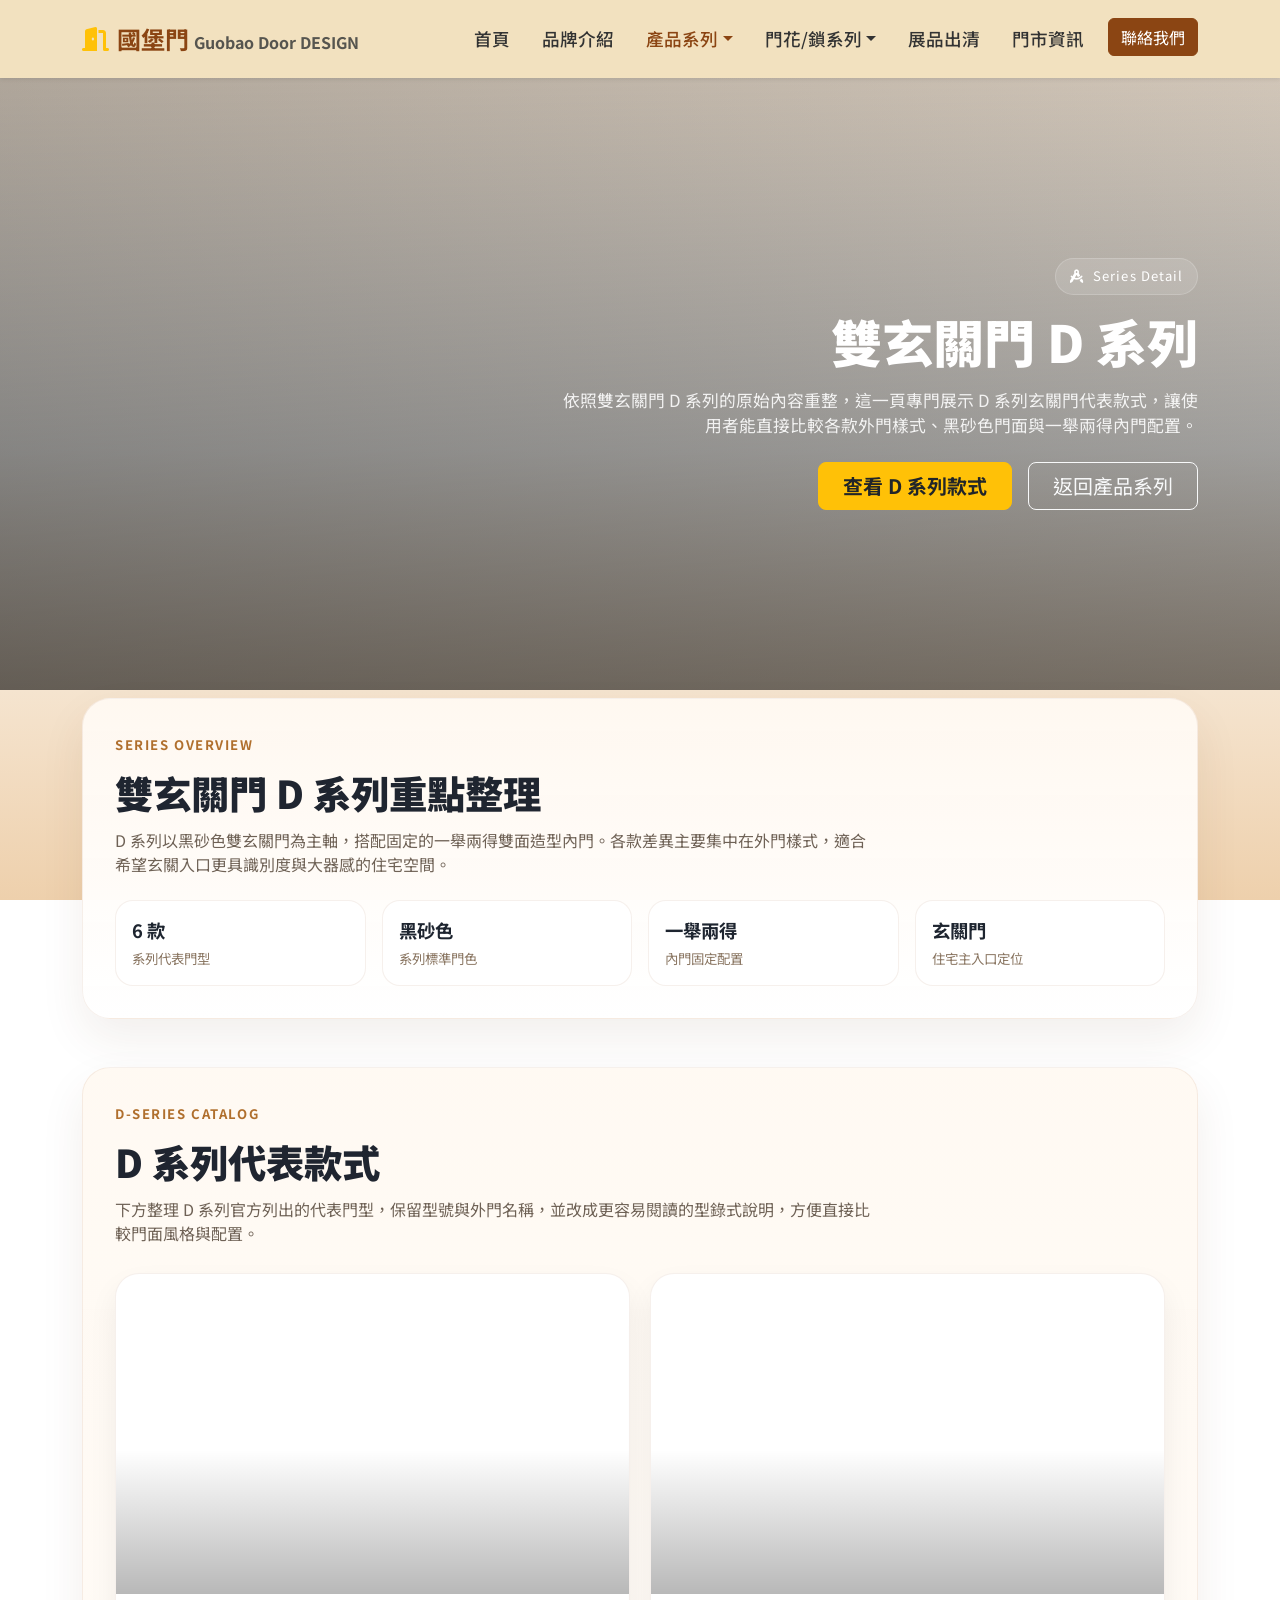
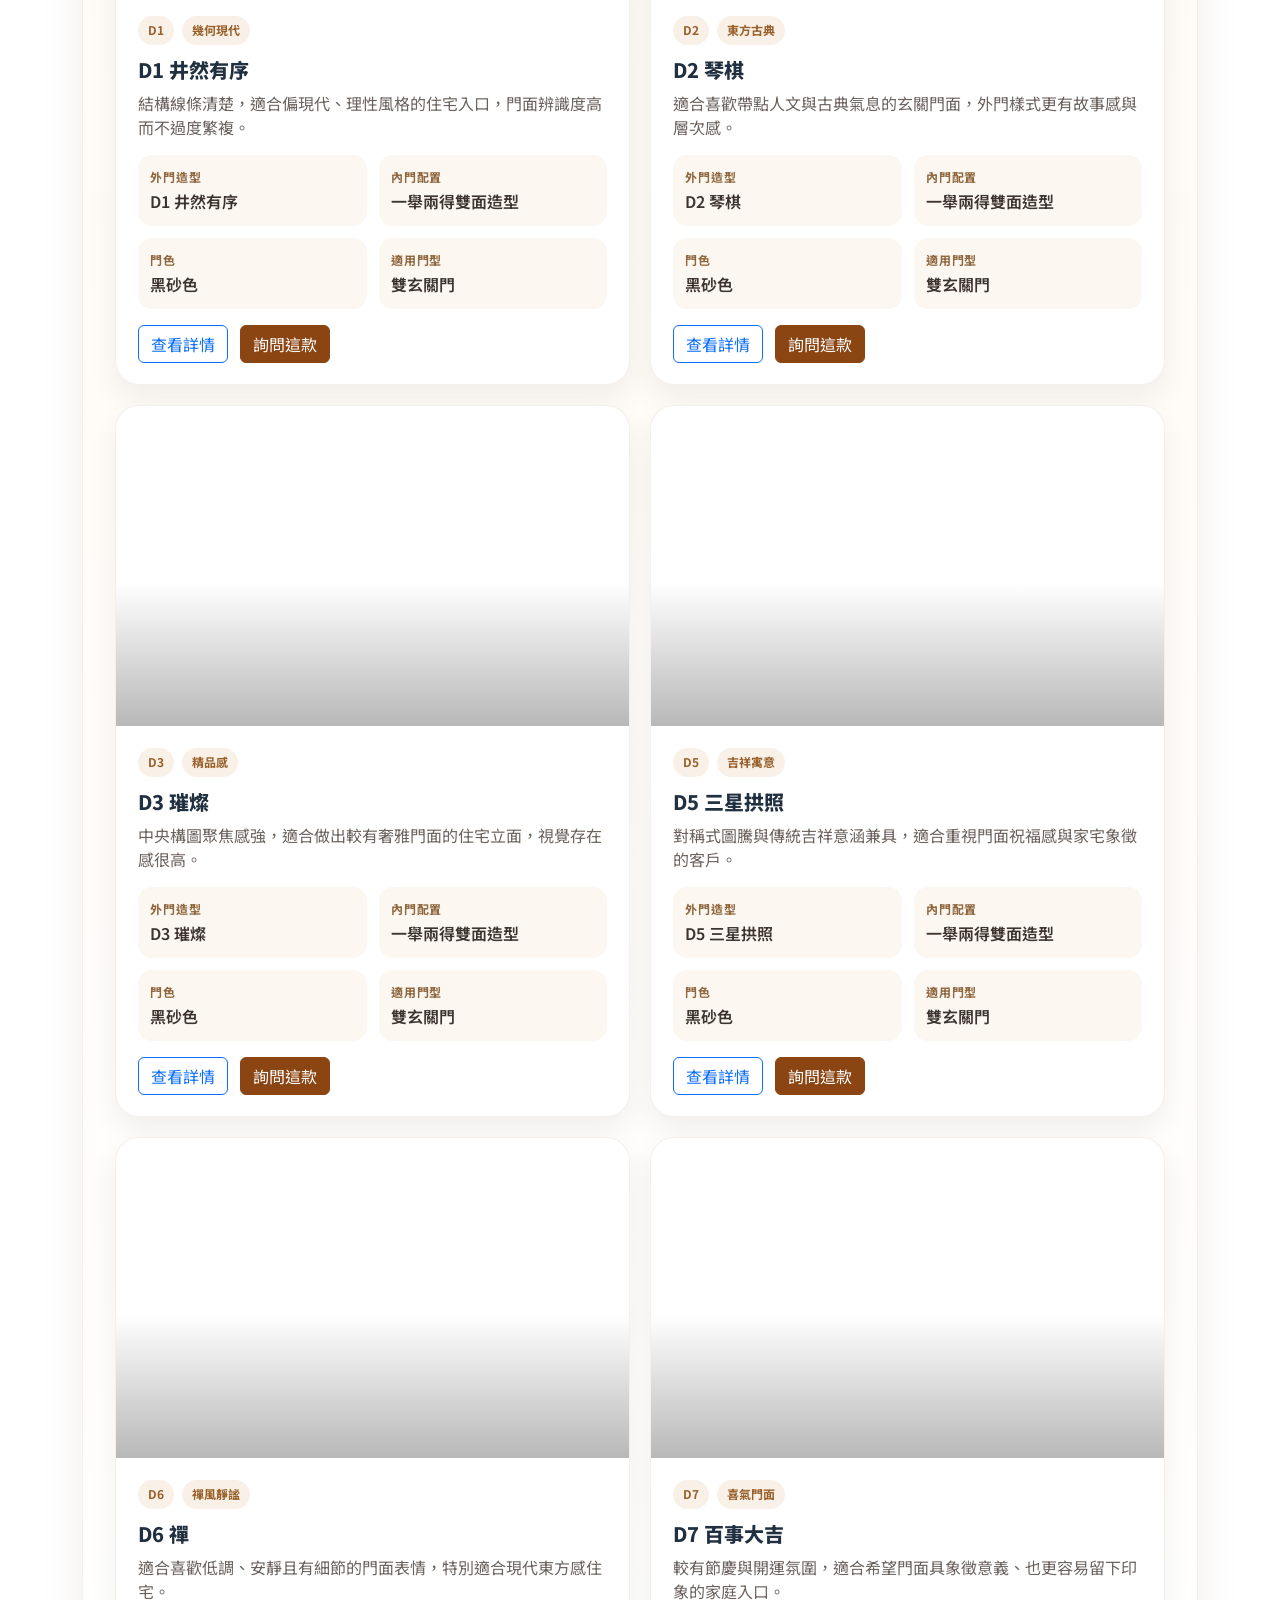
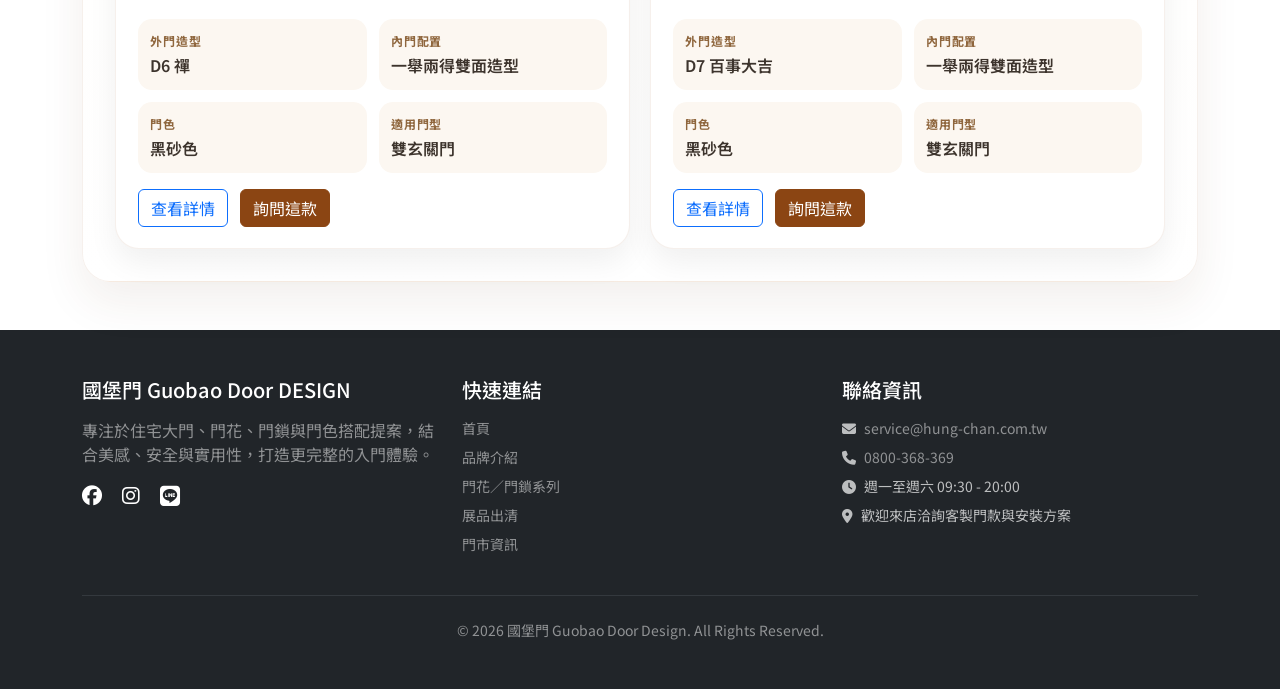
<file: 雙玄關門D系列.html>
﻿<!DOCTYPE html>
<html lang="zh-TW">
<head>
    <meta charset="UTF-8">
    <meta name="viewport" content="width=device-width, initial-scale=1.0">
    <meta name="description" content="Guobao Door provides entry doors, locks, color options, product catalogs, and showroom contact information.">
    <meta property="og:title" content="Guobao Door">
    <meta property="og:description" content="Guobao Door provides entry doors, locks, color options, product catalogs, and showroom contact information.">
    <meta property="og:type" content="website">
    <title>雙玄關門 D 系列 - 國堡門</title>
    <link href="https://cdn.jsdelivr.net/npm/bootstrap@5.3.0/dist/css/bootstrap.min.css" rel="stylesheet">
    <link rel="stylesheet" href="https://cdnjs.cloudflare.com/ajax/libs/font-awesome/6.4.0/css/all.min.css">
    <link href="https://fonts.googleapis.com/css2?family=Noto+Sans+TC:wght@300;400;500;700;900&display=swap" rel="stylesheet">
    <link rel="stylesheet" href="styles.css">
    <style>
        .sd-hero {
            min-height: 68vh;
            position: relative;
            display: flex;
            align-items: center;
            background:
                linear-gradient(90deg, rgba(18, 18, 18, 0.24), rgba(18, 18, 18, 0.08)),
                url('https://hung-chan.com.tw/media/k2/categories/145.jpg') center center / cover no-repeat;
        }
        .sd-hero::after {
            content: "";
            position: absolute;
            inset: 0;
            background: linear-gradient(180deg, rgba(0,0,0,0.08), rgba(0,0,0,0.48));
        }
        .sd-hero-content {
            position: relative;
            z-index: 1;
            max-width: 640px;
            margin-left: auto;
            color: #fff;
            text-align: right;
        }
        .eyebrow {
            display: inline-flex;
            align-items: center;
            gap: 0.55rem;
            padding: 0.48rem 0.88rem;
            border-radius: 999px;
            background: rgba(255,255,255,0.12);
            border: 1px solid rgba(255,255,255,0.18);
            font-size: 0.82rem;
            letter-spacing: 0.08em;
            margin-bottom: 1rem;
        }
        .sd-hero-content h1 {
            font-size: clamp(2.5rem, 4vw, 4rem);
            font-weight: 900;
            margin-bottom: 1rem;
        }
        .sd-hero-content p {
            color: rgba(255,255,255,0.88);
            font-size: 1.05rem;
            margin-bottom: 1.5rem;
        }
        .sd-shell {
            margin-top: -2.5rem;
            position: relative;
            z-index: 2;
        }
        .sd-panel,
        .sd-grid-panel {
            background: linear-gradient(180deg, rgba(255,249,242,0.96), rgba(255,255,255,0.98));
            border-radius: 28px;
            padding: 2rem;
            box-shadow: 0 20px 45px rgba(89, 56, 31, 0.08);
            border: 1px solid rgba(139, 69, 19, 0.08);
        }
        .section-kicker {
            color: #b06f2d;
            font-size: 0.82rem;
            letter-spacing: 0.12em;
            text-transform: uppercase;
            font-weight: 700;
            display: inline-block;
            margin-bottom: 0.9rem;
        }
        .section-title-lg {
            font-size: clamp(1.9rem, 3vw, 2.7rem);
            font-weight: 900;
            color: #1f2530;
            margin-bottom: 0.8rem;
        }
        .section-lead {
            color: #6f6256;
            max-width: 760px;
        }
        .series-overview-stats {
            display: grid;
            grid-template-columns: repeat(4, minmax(0, 1fr));
            gap: 1rem;
            margin-top: 1.5rem;
        }
        .series-overview-stats .stat {
            background: #fff;
            border-radius: 18px;
            padding: 1rem;
            border: 1px solid rgba(139, 69, 19, 0.08);
        }
        .series-overview-stats strong {
            display: block;
            color: #1e2530;
            font-size: 1.15rem;
        }
        .series-overview-stats span {
            color: #8a7662;
            font-size: 0.84rem;
        }
        .sd-product-grid {
            display: grid;
            grid-template-columns: repeat(2, minmax(0, 1fr));
            gap: 1.25rem;
            margin-top: 1.8rem;
        }
        .sd-product-card {
            background: #fff;
            border-radius: 24px;
            overflow: hidden;
            border: 1px solid rgba(139, 69, 19, 0.08);
            box-shadow: 0 14px 30px rgba(0,0,0,0.06);
            height: 100%;
        }
        .sd-product-image {
            height: 320px;
            background-size: cover;
            background-position: center;
            position: relative;
        }
        .sd-product-image::after {
            content: "";
            position: absolute;
            inset: auto 0 0 0;
            height: 45%;
            background: linear-gradient(180deg, rgba(0,0,0,0), rgba(0,0,0,0.28));
        }
        .sd-product-body {
            padding: 1.35rem;
        }
        .sd-product-meta {
            display: flex;
            flex-wrap: wrap;
            gap: 0.45rem;
            margin-bottom: 0.8rem;
        }
        .sd-product-meta span {
            background: #f9f1e8;
            color: #99602a;
            border-radius: 999px;
            padding: 0.34rem 0.65rem;
            font-size: 0.75rem;
            font-weight: 700;
        }
        .sd-product-body h3 {
            font-size: 1.25rem;
            font-weight: 800;
            color: #213040;
            margin-bottom: 0.6rem;
        }
        .sd-product-body p {
            color: #6b625d;
            margin-bottom: 1rem;
        }
        .sd-product-specs {
            display: grid;
            grid-template-columns: repeat(2, minmax(0, 1fr));
            gap: 0.75rem;
            margin-bottom: 1rem;
        }
        .sd-product-specs div {
            background: #fcf7f1;
            border-radius: 14px;
            padding: 0.8rem;
        }
        .sd-product-specs strong {
            display: block;
            color: #8f663d;
            font-size: 0.75rem;
            text-transform: uppercase;
            letter-spacing: 0.06em;
            margin-bottom: 0.2rem;
        }
        .sd-product-specs span {
            color: #3d342d;
            font-weight: 600;
        }

        .sd-cta {
            display: flex;
            gap: 0.75rem;
            flex-wrap: wrap;
        }

        .product-detail-trigger {
            cursor: pointer;
        }

        .product-detail-title {
            cursor: pointer;
        }

        .series-detail-modal {
            border: 0;
            border-radius: 28px;
            overflow: hidden;
            background: linear-gradient(180deg, #fdf7ef, #fff);
        }

        .series-detail-modal .modal-header {
            border-bottom: 1px solid rgba(139, 69, 19, 0.08);
            padding: 1.2rem 1.4rem;
        }

        .series-detail-modal .modal-body {
            padding: 1.4rem;
        }

        .detail-hero-image {
            width: 100%;
            min-height: 420px;
            border-radius: 24px;
            background-size: cover;
            background-position: center;
            box-shadow: inset 0 0 0 1px rgba(139, 69, 19, 0.08);
        }

        .detail-summary-card {
            background: #f8efe5;
            border-radius: 22px;
            padding: 1.2rem;
            margin-top: 1rem;
            border: 1px solid rgba(139, 69, 19, 0.08);
        }

        .detail-summary-card strong {
            display: block;
            color: #8f663d;
            margin-bottom: 0.3rem;
        }

        .detail-pills {
            display: flex;
            flex-wrap: wrap;
            gap: 0.55rem;
            margin-bottom: 1rem;
        }

        .detail-pills span {
            background: #f9f1e8;
            color: #99602a;
            border-radius: 999px;
            padding: 0.38rem 0.72rem;
            font-size: 0.8rem;
            font-weight: 700;
        }

        .detail-price-chip {
            display: inline-flex;
            align-items: center;
            gap: 0.5rem;
            padding: 0.65rem 0.95rem;
            border-radius: 999px;
            background: linear-gradient(135deg, #9c5a1e, #c47a2f);
            color: #fff;
            font-weight: 800;
            margin-bottom: 1rem;
        }

        .detail-grid {
            display: grid;
            grid-template-columns: repeat(2, minmax(0, 1fr));
            gap: 0.8rem;
            margin-bottom: 1rem;
        }

        .detail-grid div {
            background: #fff;
            border-radius: 16px;
            padding: 0.9rem;
            border: 1px solid rgba(139, 69, 19, 0.08);
        }

        .detail-grid strong {
            display: block;
            color: #8f663d;
            font-size: 0.76rem;
            margin-bottom: 0.2rem;
        }

        .detail-grid span {
            color: #2f2f34;
            font-weight: 600;
        }

        .detail-section-title {
            font-size: 0.92rem;
            color: #8f663d;
            font-weight: 800;
            letter-spacing: 0.06em;
            margin: 1rem 0 0.6rem;
            text-transform: uppercase;
        }

        .detail-feature-list {
            margin: 0;
            padding-left: 1.1rem;
            color: #5f5650;
        }

        .detail-feature-list li + li {
            margin-top: 0.35rem;
        }

        .detail-price-table {
            width: 100%;
            border-collapse: separate;
            border-spacing: 0;
            overflow: hidden;
            border-radius: 18px;
            border: 1px solid rgba(139, 69, 19, 0.08);
        }

        .detail-price-table th,
        .detail-price-table td {
            padding: 0.8rem 0.9rem;
            font-size: 0.92rem;
        }

        .detail-price-table thead th {
            background: #6b4c3a;
            color: #fff;
        }

        .detail-price-table tbody td {
            background: #fff;
            color: #564a43;
            border-top: 1px solid rgba(139, 69, 19, 0.08);
        }
        @media (max-width: 991.98px) {
            .series-overview-stats,
            .sd-product-grid {
                grid-template-columns: repeat(2, minmax(0, 1fr));
            }
            .sd-hero-content {
                margin-left: 0;
                text-align: left;
            }
        }
        @media (max-width: 767.98px) {
            .series-overview-stats,
            .sd-product-grid,
            .sd-product-specs,
            .detail-grid {
                grid-template-columns: 1fr;
            }
            .sd-panel,
            .sd-grid-panel {
                padding: 1.35rem;
                border-radius: 22px;
            }
            .sd-product-image {
                height: 260px;
            }

            .detail-hero-image {
                min-height: 280px;
            }
        }
    </style>
</head>
<body>

    <header class="sd-hero">
        <div class="container">
            <div class="sd-hero-content">
                <span class="eyebrow"><i class="fas fa-compass-drafting"></i> Series Detail</span>
                <h1>雙玄關門 D 系列</h1>
                <p>依照雙玄關門 D 系列的原始內容重整，這一頁專門展示 D 系列玄關門代表款式，讓使用者能直接比較各款外門樣式、黑砂色門面與一舉兩得內門配置。</p>
                <div class="d-flex flex-wrap gap-3 justify-content-lg-end">
                    <a href="#sd-products" class="btn btn-warning btn-lg text-dark fw-bold px-4">查看 D 系列款式</a>
                    <a href="產品系列.html" class="btn btn-outline-light btn-lg px-4">返回產品系列</a>
                </div>
            </div>
        </div>
    </header>

    <main class="container py-5 sd-shell">
        <section class="sd-panel mb-5">
            <span class="section-kicker">Series Overview</span>
            <h2 class="section-title-lg">雙玄關門 D 系列重點整理</h2>
            <p class="section-lead mb-0">D 系列以黑砂色雙玄關門為主軸，搭配固定的一舉兩得雙面造型內門。各款差異主要集中在外門樣式，適合希望玄關入口更具識別度與大器感的住宅空間。</p>
            <div class="series-overview-stats">
                <div class="stat">
                    <strong>6 款</strong>
                    <span>系列代表門型</span>
                </div>
                <div class="stat">
                    <strong>黑砂色</strong>
                    <span>系列標準門色</span>
                </div>
                <div class="stat">
                    <strong>一舉兩得</strong>
                    <span>內門固定配置</span>
                </div>
                <div class="stat">
                    <strong>玄關門</strong>
                    <span>住宅主入口定位</span>
                </div>
            </div>
        </section>

        <section class="sd-grid-panel" id="sd-products">
            <span class="section-kicker">D-Series Catalog</span>
            <h2 class="section-title-lg">D 系列代表款式</h2>
            <p class="section-lead">下方整理 D 系列官方列出的代表門型，保留型號與外門名稱，並改成更容易閱讀的型錄式說明，方便直接比較門面風格與配置。</p>

            <div class="sd-product-grid">
                <article class="sd-product-card">
                    <div class="sd-product-image" style="background-image:url('https://hung-chan.com.tw/media/k2/items/cache/717c6fb0dff4b7bf3cb4cc45603e902e_XL.jpg');"></div>
                    <div class="sd-product-body">
                        <div class="sd-product-meta"><span>D1</span><span>幾何現代</span></div>
                        <h3>D1 井然有序</h3>
                        <p>結構線條清楚，適合偏現代、理性風格的住宅入口，門面辨識度高而不過度繁複。</p>
                        <div class="sd-product-specs">
                            <div><strong>外門造型</strong><span>D1 井然有序</span></div>
                            <div><strong>內門配置</strong><span>一舉兩得雙面造型</span></div>
                            <div><strong>門色</strong><span>黑砂色</span></div>
                            <div><strong>適用門型</strong><span>雙玄關門</span></div>
                        </div>
                        <a href="聯絡我們.html" class="btn btn-primary-custom">詢問這款</a>
                    </div>
                </article>

                <article class="sd-product-card">
                    <div class="sd-product-image" style="background-image:url('https://www.hung-chan.com.tw/media/k2/items/cache/a05c597f0fd5beafc6fa40acefae0330_XL.jpg');"></div>
                    <div class="sd-product-body">
                        <div class="sd-product-meta"><span>D2</span><span>東方古典</span></div>
                        <h3>D2 琴棋</h3>
                        <p>適合喜歡帶點人文與古典氣息的玄關門面，外門樣式更有故事感與層次感。</p>
                        <div class="sd-product-specs">
                            <div><strong>外門造型</strong><span>D2 琴棋</span></div>
                            <div><strong>內門配置</strong><span>一舉兩得雙面造型</span></div>
                            <div><strong>門色</strong><span>黑砂色</span></div>
                            <div><strong>適用門型</strong><span>雙玄關門</span></div>
                        </div>
                        <a href="聯絡我們.html" class="btn btn-primary-custom">詢問這款</a>
                    </div>
                </article>

                <article class="sd-product-card">
                    <div class="sd-product-image" style="background-image:url('https://hung-chan.com.tw/media/k2/items/cache/a5cfeb7eb858a454222c6a713718c016_XL.jpg');"></div>
                    <div class="sd-product-body">
                        <div class="sd-product-meta"><span>D3</span><span>精品感</span></div>
                        <h3>D3 璀燦</h3>
                        <p>中央構圖聚焦感強，適合做出較有奢雅門面的住宅立面，視覺存在感很高。</p>
                        <div class="sd-product-specs">
                            <div><strong>外門造型</strong><span>D3 璀燦</span></div>
                            <div><strong>內門配置</strong><span>一舉兩得雙面造型</span></div>
                            <div><strong>門色</strong><span>黑砂色</span></div>
                            <div><strong>適用門型</strong><span>雙玄關門</span></div>
                        </div>
                        <a href="聯絡我們.html" class="btn btn-primary-custom">詢問這款</a>
                    </div>
                </article>

                <article class="sd-product-card">
                    <div class="sd-product-image" style="background-image:url('https://www.hung-chan.com.tw/media/k2/items/cache/1f9467ed0ebd32e9dc822d63c55d5401_XL.jpg');"></div>
                    <div class="sd-product-body">
                        <div class="sd-product-meta"><span>D5</span><span>吉祥寓意</span></div>
                        <h3>D5 三星拱照</h3>
                        <p>對稱式圖騰與傳統吉祥意涵兼具，適合重視門面祝福感與家宅象徵的客戶。</p>
                        <div class="sd-product-specs">
                            <div><strong>外門造型</strong><span>D5 三星拱照</span></div>
                            <div><strong>內門配置</strong><span>一舉兩得雙面造型</span></div>
                            <div><strong>門色</strong><span>黑砂色</span></div>
                            <div><strong>適用門型</strong><span>雙玄關門</span></div>
                        </div>
                        <a href="聯絡我們.html" class="btn btn-primary-custom">詢問這款</a>
                    </div>
                </article>

                <article class="sd-product-card">
                    <div class="sd-product-image" style="background-image:url('https://hung-chan.com.tw/media/k2/items/cache/e2dc343852dcc66e453f7f9901577ec5_XL.jpg');"></div>
                    <div class="sd-product-body">
                        <div class="sd-product-meta"><span>D6</span><span>禪風靜謐</span></div>
                        <h3>D6 禪</h3>
                        <p>適合喜歡低調、安靜且有細節的門面表情，特別適合現代東方感住宅。</p>
                        <div class="sd-product-specs">
                            <div><strong>外門造型</strong><span>D6 禪</span></div>
                            <div><strong>內門配置</strong><span>一舉兩得雙面造型</span></div>
                            <div><strong>門色</strong><span>黑砂色</span></div>
                            <div><strong>適用門型</strong><span>雙玄關門</span></div>
                        </div>
                        <a href="聯絡我們.html" class="btn btn-primary-custom">詢問這款</a>
                    </div>
                </article>

                <article class="sd-product-card">
                    <div class="sd-product-image" style="background-image:url('https://www.hung-chan.com.tw/media/k2/items/cache/18ff4d910cedae8e6e6069cb21af4163_XL.jpg');"></div>
                    <div class="sd-product-body">
                        <div class="sd-product-meta"><span>D7</span><span>喜氣門面</span></div>
                        <h3>D7 百事大吉</h3>
                        <p>較有節慶與開運氛圍，適合希望門面具象徵意義、也更容易留下印象的家庭入口。</p>
                        <div class="sd-product-specs">
                            <div><strong>外門造型</strong><span>D7 百事大吉</span></div>
                            <div><strong>內門配置</strong><span>一舉兩得雙面造型</span></div>
                            <div><strong>門色</strong><span>黑砂色</span></div>
                            <div><strong>適用門型</strong><span>雙玄關門</span></div>
                        </div>
                        <a href="聯絡我們.html" class="btn btn-primary-custom">詢問這款</a>
                    </div>
                </article>
            </div>
        </section>
    </main>

    <div class="modal fade" id="seriesDetailModal" tabindex="-1" aria-labelledby="seriesDetailModalLabel" aria-hidden="true">
        <div class="modal-dialog modal-xl modal-dialog-centered modal-dialog-scrollable">
            <div class="modal-content series-detail-modal">
                <div class="modal-header">
                    <div>
                        <div class="detail-pills mb-2" id="detailModalPills"></div>
                        <h3 class="modal-title fw-bold mb-1" id="seriesDetailModalLabel">產品詳細資訊</h3>
                        <p class="text-muted mb-0" id="detailModalSubtitle"></p>
                    </div>
                    <button type="button" class="btn-close" data-bs-dismiss="modal" aria-label="Close"></button>
                </div>
                <div class="modal-body">
                    <div class="row g-4">
                        <div class="col-lg-6">
                            <div class="detail-hero-image" id="detailModalImage"></div>
                            <div class="detail-summary-card">
                                <strong>款式配置</strong>
                                <span id="detailModalSummary"></span>
                            </div>
                        </div>
                        <div class="col-lg-6">
                            <div class="detail-price-chip" id="detailModalPrice"></div>
                            <div class="detail-grid" id="detailModalSpecs"></div>
                            <div class="detail-section-title">特色</div>
                            <ul class="detail-feature-list" id="detailModalFeatures"></ul>
                            <div class="detail-section-title">門鎖與備註</div>
                            <p class="mb-2 text-muted" id="detailModalLock"></p>
                            <p class="small text-muted mb-0" id="detailModalNote"></p>
                        </div>
                    </div>
                    <div class="detail-section-title">常見尺寸與價格</div>
                    <div class="table-responsive">
                        <table class="detail-price-table">
                            <thead>
                                <tr>
                                    <th>內容</th>
                                    <th>規格尺寸</th>
                                    <th>非甲級/價格</th>
                                    <th>甲級防火/價格</th>
                                </tr>
                            </thead>
                            <tbody id="detailModalTable"></tbody>
                        </table>
                    </div>
                    <div class="d-flex flex-wrap gap-3 mt-4">
                        <a href="聯絡我們.html" class="btn btn-primary-custom btn-lg">詢問這款</a>
                        <button type="button" class="btn btn-outline-secondary btn-lg" data-bs-dismiss="modal">回到列表</button>
                    </div>
                </div>
            </div>
        </div>
    </div>

    <script src="https://cdn.jsdelivr.net/npm/bootstrap@5.3.0/dist/js/bootstrap.bundle.min.js"></script>
    <script>
        document.addEventListener('DOMContentLoaded', function () {
            const productDetails = {
                D1: {
                    title: '雙玄關門 D1｜黑砂色',
                    subtitle: '幾何現代門面，俐落而有秩序感',
                    image: 'https://hung-chan.com.tw/media/k2/items/cache/717c6fb0dff4b7bf3cb4cc45603e902e_XL.jpg',
                    summary: '外門：D1 井然有序 / 內門：一舉兩得雙面造型',
                    pills: ['D 系列', '黑砂色', '現代幾何'],
                    priceFrom: '$58,800 起',
                    specs: [['型號', 'D1 井然有序'], ['內門配置', '一舉兩得雙面造型'], ['門色', '黑砂色'], ['適用門型', '雙玄關門']],
                    features: ['結構線條清楚', '適合理性、現代風格住宅', '門面辨識度高但不繁複'],
                    lock: '外門：COE 三段鎖 + 暗栓 / 內門：COE 五段鎖 + 三段暗栓',
                    note: '客製尺寸、升級五金與特殊門色將依需求另行報價。',
                    prices: [['雙玄關', '93.5 x 208 cm', '$58,800', '$79,800'], ['雙玄關', '96 x 208 cm', '$60,800', '$81,800'], ['雙玄關', '100 x 208 cm', '$62,800', '$83,800']]
                },
                D2: {
                    title: '雙玄關門 D2｜黑砂色',
                    subtitle: '東方古典線條，門面更有人文故事感',
                    image: 'https://www.hung-chan.com.tw/media/k2/items/cache/a05c597f0fd5beafc6fa40acefae0330_XL.jpg',
                    summary: '外門：D2 琴棋 / 內門：一舉兩得雙面造型',
                    pills: ['D 系列', '黑砂色', '東方人文'],
                    priceFrom: '$59,800 起',
                    specs: [['型號', 'D2 琴棋'], ['內門配置', '一舉兩得雙面造型'], ['門色', '黑砂色'], ['適用門型', '雙玄關門']],
                    features: ['外門樣式更有故事感', '適合人文古典住宅風格', '層次感更明顯'],
                    lock: '外門：COE 三段鎖 + 暗栓 / 內門：COE 五段鎖 + 三段暗栓',
                    note: '若需加裝特仕把手或更換玻璃配置，將另行報價。',
                    prices: [['雙玄關', '93.5 x 208 cm', '$59,800', '$80,800'], ['雙玄關', '96 x 208 cm', '$61,800', '$82,800'], ['雙玄關', '100 x 208 cm', '$63,800', '$84,800']]
                },
                D3: {
                    title: '雙玄關門 D3｜黑砂色',
                    subtitle: '聚焦感更強，適合精品感住宅立面',
                    image: 'https://hung-chan.com.tw/media/k2/items/cache/a5cfeb7eb858a454222c6a713718c016_XL.jpg',
                    summary: '外門：D3 璀燦 / 內門：一舉兩得雙面造型',
                    pills: ['D 系列', '黑砂色', '精品感'],
                    priceFrom: '$60,800 起',
                    specs: [['型號', 'D3 璀燦'], ['內門配置', '一舉兩得雙面造型'], ['門色', '黑砂色'], ['適用門型', '雙玄關門']],
                    features: ['中央構圖聚焦感強', '適合高質感住宅立面', '視覺存在感明顯'],
                    lock: '外門：COE 三段鎖 + 暗栓 / 內門：COE 五段鎖 + 三段暗栓',
                    note: '防火等級、尺寸與五金升級將影響最終報價。',
                    prices: [['雙玄關', '93.5 x 208 cm', '$60,800', '$81,800'], ['雙玄關', '96 x 208 cm', '$62,800', '$83,800'], ['雙玄關', '100 x 208 cm', '$64,800', '$85,800']]
                },
                D5: {
                    title: '雙玄關門 D5｜黑砂色',
                    subtitle: '帶有吉祥寓意的經典祝福門面',
                    image: 'https://www.hung-chan.com.tw/media/k2/items/cache/1f9467ed0ebd32e9dc822d63c55d5401_XL.jpg',
                    summary: '外門：D5 三星拱照 / 內門：一舉兩得雙面造型',
                    pills: ['D 系列', '黑砂色', '吉祥寓意'],
                    priceFrom: '$60,800 起',
                    specs: [['型號', 'D5 三星拱照'], ['內門配置', '一舉兩得雙面造型'], ['門色', '黑砂色'], ['適用門型', '雙玄關門']],
                    features: ['對稱式圖騰辨識度高', '適合注重祝福感與家宅象徵的家庭', '大門迎賓感強'],
                    lock: '外門：COE 三段鎖 + 暗栓 / 內門：COE 五段鎖 + 三段暗栓',
                    note: '若需升級門鎖或防火等級，價格將另行調整。',
                    prices: [['雙玄關', '93.5 x 208 cm', '$60,800', '$81,800'], ['雙玄關', '96 x 208 cm', '$62,800', '$83,800'], ['雙玄關', '100 x 208 cm', '$64,800', '$85,800']]
                },
                D6: {
                    title: '雙玄關門 D6｜黑砂色',
                    subtitle: '內斂禪意，安靜卻很有質感',
                    image: 'https://hung-chan.com.tw/media/k2/items/cache/e2dc343852dcc66e453f7f9901577ec5_XL.jpg',
                    summary: '外門：D6 禪 / 內門：一舉兩得雙面造型',
                    pills: ['D 系列', '黑砂色', '禪風靜謐'],
                    priceFrom: '$61,800 起',
                    specs: [['型號', 'D6 禪'], ['內門配置', '一舉兩得雙面造型'], ['門色', '黑砂色'], ['適用門型', '雙玄關門']],
                    features: ['適合現代東方感住宅', '線條內斂安靜', '細節感與質感兼具'],
                    lock: '外門：COE 三段鎖 + 暗栓 / 內門：COE 五段鎖 + 三段暗栓',
                    note: '大型尺寸、特殊五金或表面處理需求將另行估價。',
                    prices: [['雙玄關', '93.5 x 208 cm', '$61,800', '$82,800'], ['雙玄關', '96 x 208 cm', '$63,800', '$84,800'], ['雙玄關', '100 x 208 cm', '$65,800', '$86,800']]
                },
                D7: {
                    title: '雙玄關門 D7｜黑砂色',
                    subtitle: '象徵感明確，適合節慶與迎賓氣氛強的門面',
                    image: 'https://www.hung-chan.com.tw/media/k2/items/cache/18ff4d910cedae8e6e6069cb21af4163_XL.jpg',
                    summary: '外門：D7 百事大吉 / 內門：一舉兩得雙面造型',
                    pills: ['D 系列', '黑砂色', '開運圖騰'],
                    priceFrom: '$61,800 起',
                    specs: [['型號', 'D7 百事大吉'], ['內門配置', '一舉兩得雙面造型'], ['門色', '黑砂色'], ['適用門型', '雙玄關門']],
                    features: ['門面象徵意義明確', '適合喜歡喜氣迎賓感的家庭', '辨識度高且容易留下印象'],
                    lock: '外門：COE 三段鎖 + 暗栓 / 內門：COE 五段鎖 + 三段暗栓',
                    note: '實際報價將依現場丈量、尺寸與五金配置為準。',
                    prices: [['雙玄關', '93.5 x 208 cm', '$61,800', '$82,800'], ['雙玄關', '96 x 208 cm', '$63,800', '$84,800'], ['雙玄關', '100 x 208 cm', '$65,800', '$86,800']]
                }
            };

            const modalElement = document.getElementById('seriesDetailModal');
            const modal = new bootstrap.Modal(modalElement);
            const pillsEl = document.getElementById('detailModalPills');
            const titleEl = document.getElementById('seriesDetailModalLabel');
            const subtitleEl = document.getElementById('detailModalSubtitle');
            const imageEl = document.getElementById('detailModalImage');
            const summaryEl = document.getElementById('detailModalSummary');
            const priceEl = document.getElementById('detailModalPrice');
            const specsEl = document.getElementById('detailModalSpecs');
            const featuresEl = document.getElementById('detailModalFeatures');
            const lockEl = document.getElementById('detailModalLock');
            const noteEl = document.getElementById('detailModalNote');
            const tableEl = document.getElementById('detailModalTable');

            function openProductModal(code) {
                const item = productDetails[code];
                if (!item) return;

                pillsEl.innerHTML = item.pills.map((pill) => `<span>${pill}</span>`).join('');
                titleEl.textContent = item.title;
                subtitleEl.textContent = item.subtitle;
                imageEl.style.backgroundImage = `url('${item.image}')`;
                summaryEl.textContent = item.summary;
                priceEl.innerHTML = `<i class="fas fa-tags"></i> 參考價格 ${item.priceFrom}`;
                specsEl.innerHTML = item.specs.map(([label, value]) => `<div><strong>${label}</strong><span>${value}</span></div>`).join('');
                featuresEl.innerHTML = item.features.map((feature) => `<li>${feature}</li>`).join('');
                lockEl.textContent = item.lock;
                noteEl.textContent = item.note;
                tableEl.innerHTML = item.prices.map((row) => `<tr><td>${row[0]}</td><td>${row[1]}</td><td>${row[2]}</td><td>${row[3]}</td></tr>`).join('');
                modal.show();
            }

            document.querySelectorAll('.sd-product-card').forEach((card) => {
                const code = card.querySelector('.sd-product-meta span')?.textContent.trim();
                const image = card.querySelector('.sd-product-image');
                const title = card.querySelector('h3');
                const askLink = card.querySelector('a.btn-primary-custom');
                if (!code || !productDetails[code]) return;

                image.classList.add('product-detail-trigger');
                title.classList.add('product-detail-title');
                image.addEventListener('click', () => openProductModal(code));
                title.addEventListener('click', () => openProductModal(code));

                let cta = card.querySelector('.sd-cta');
                if (!cta) {
                    cta = document.createElement('div');
                    cta.className = 'sd-cta';
                    askLink.parentNode.insertBefore(cta, askLink);
                    cta.appendChild(askLink);
                }

                const detailButton = document.createElement('button');
                detailButton.type = 'button';
                detailButton.className = 'btn btn-outline-primary';
                detailButton.textContent = '查看詳情';
                detailButton.addEventListener('click', () => openProductModal(code));
                cta.prepend(detailButton);
            });
        });
    </script>
    <script src="shared-layout.js"></script>
    <script src="shared-enhancements.js"></script>
</body>
</html>
</file>
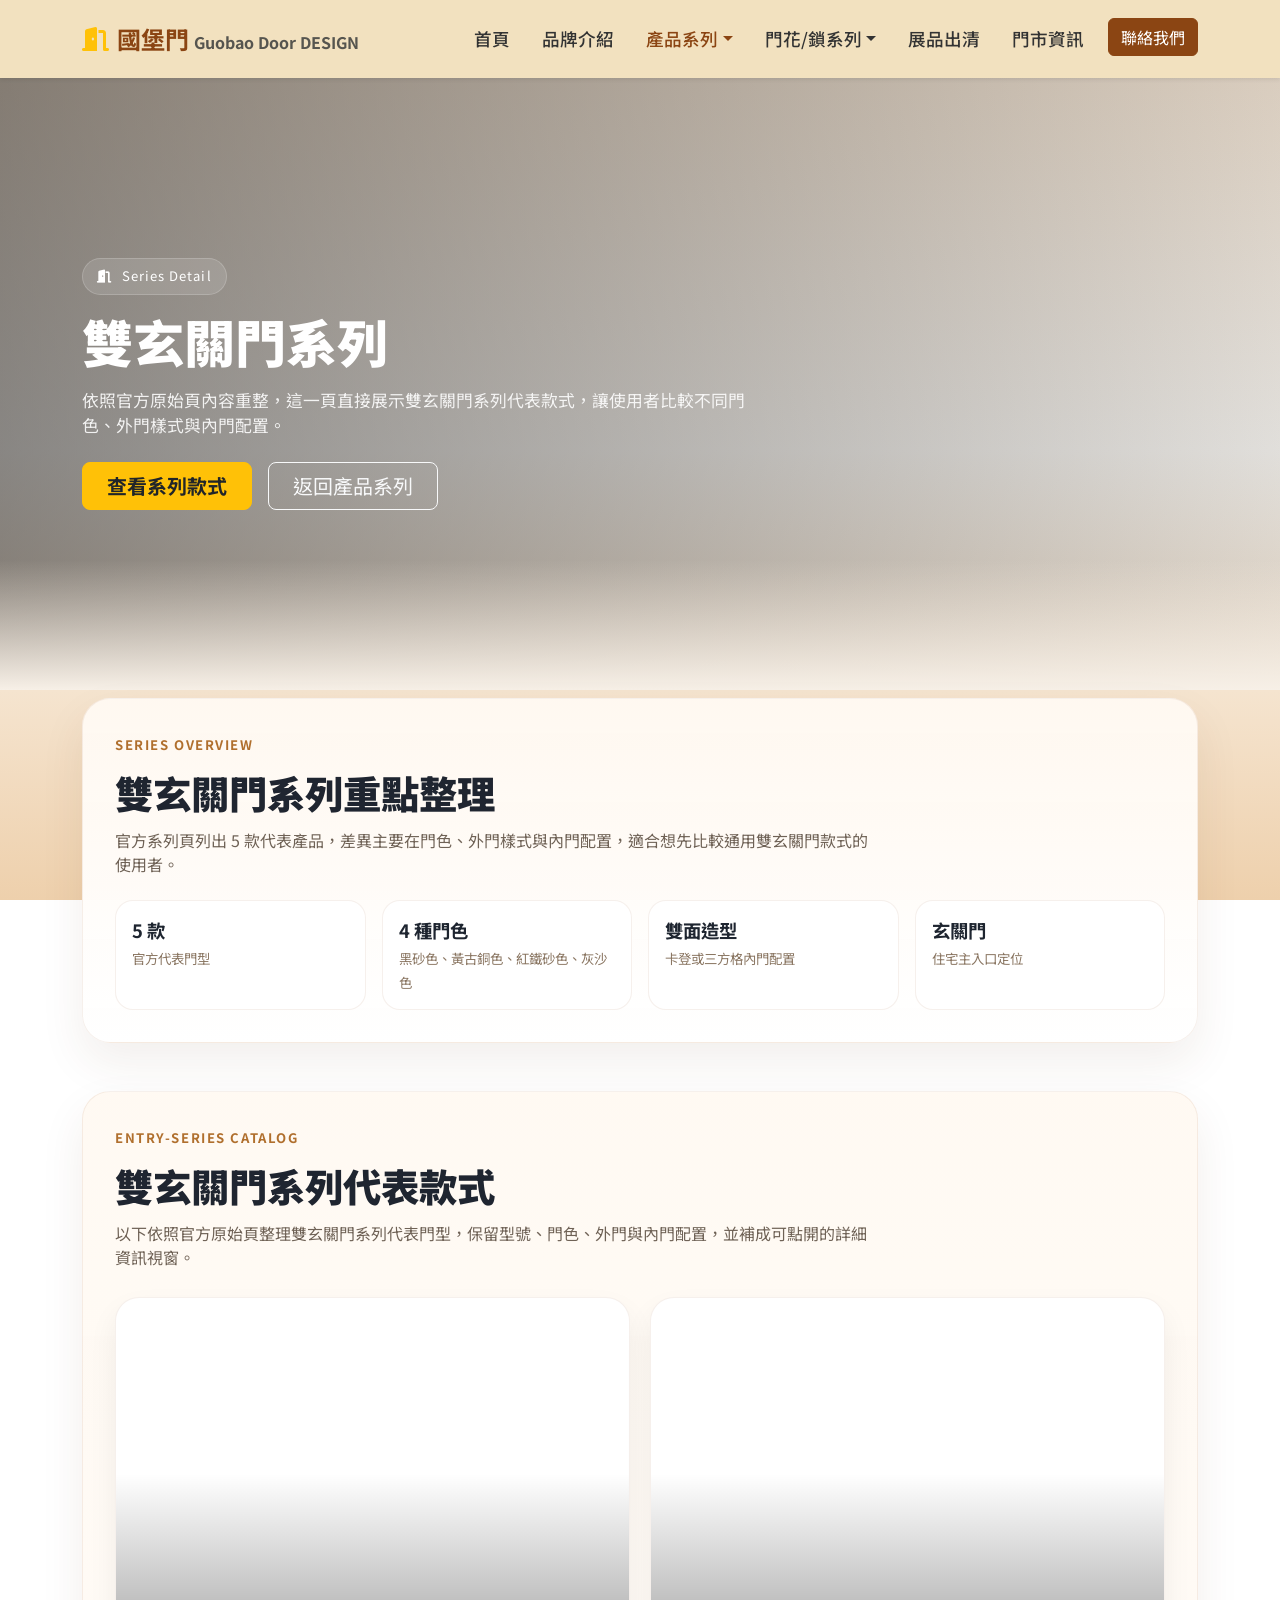
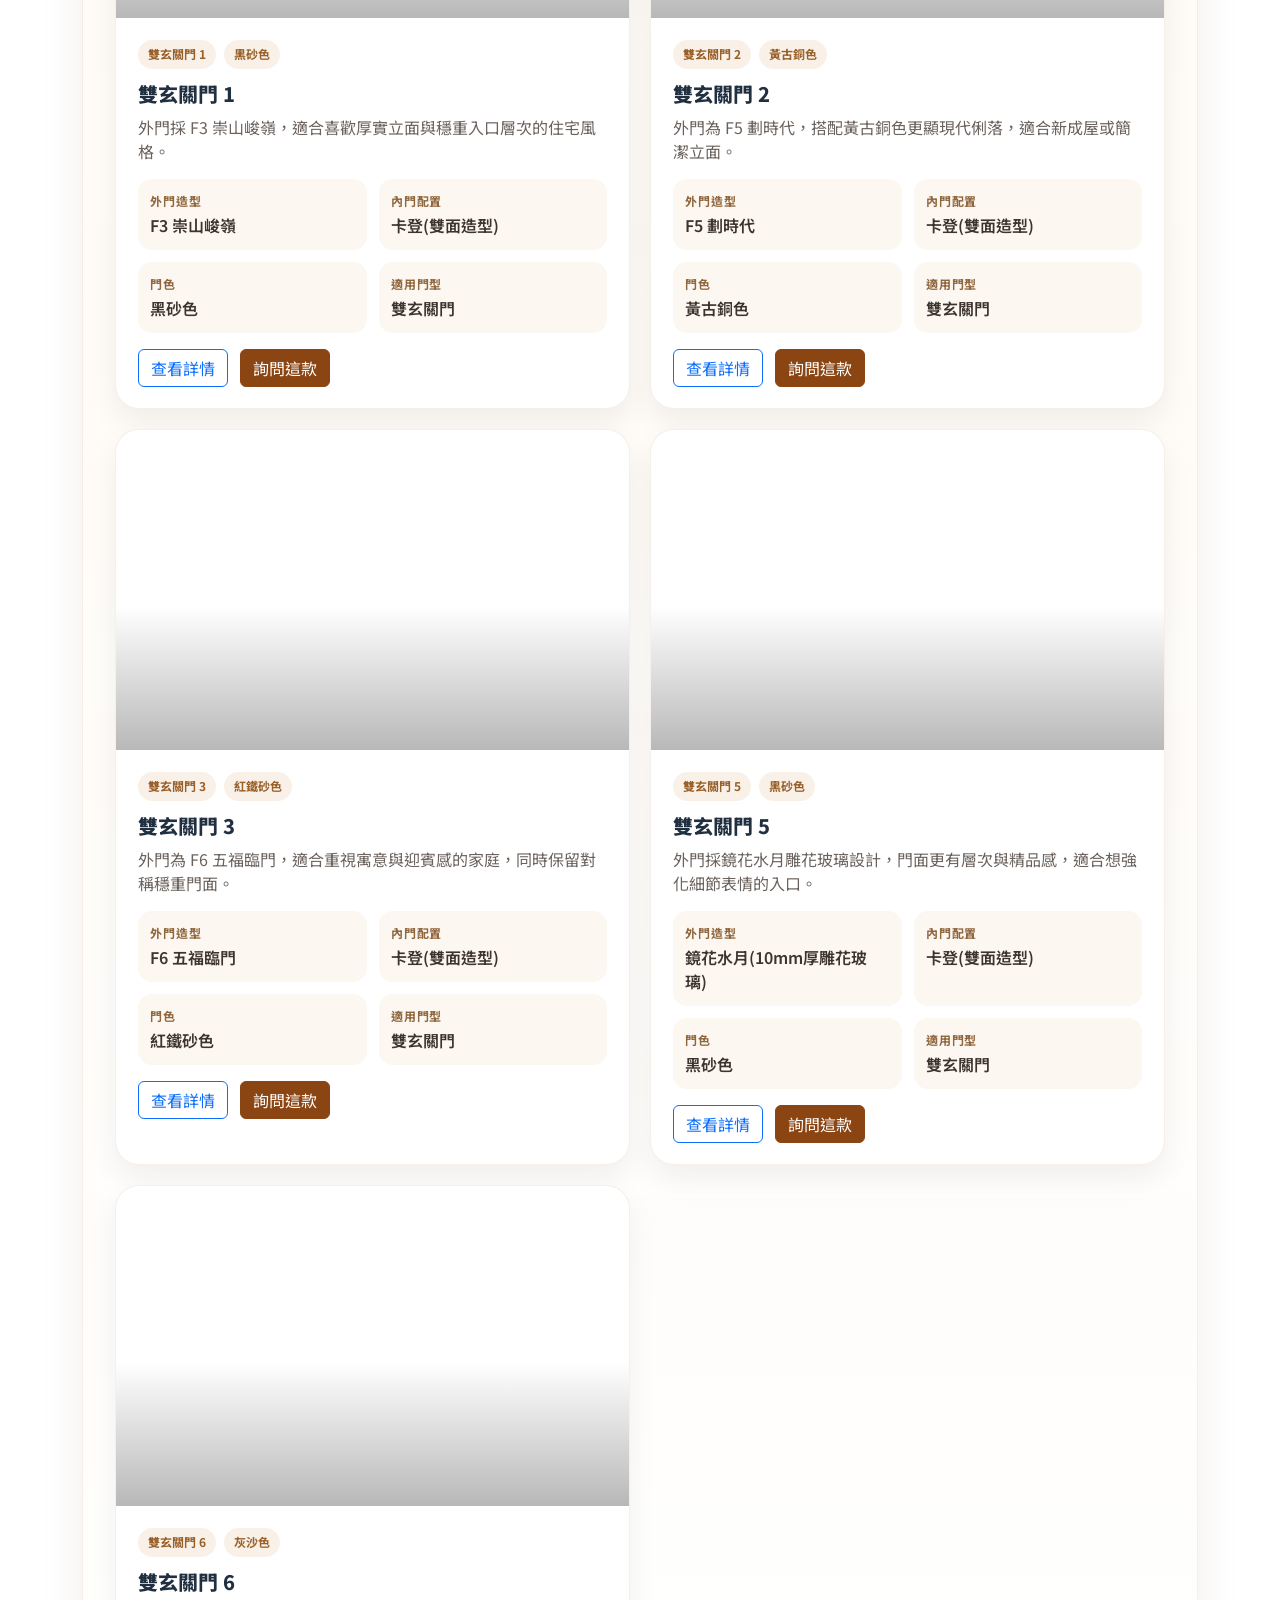
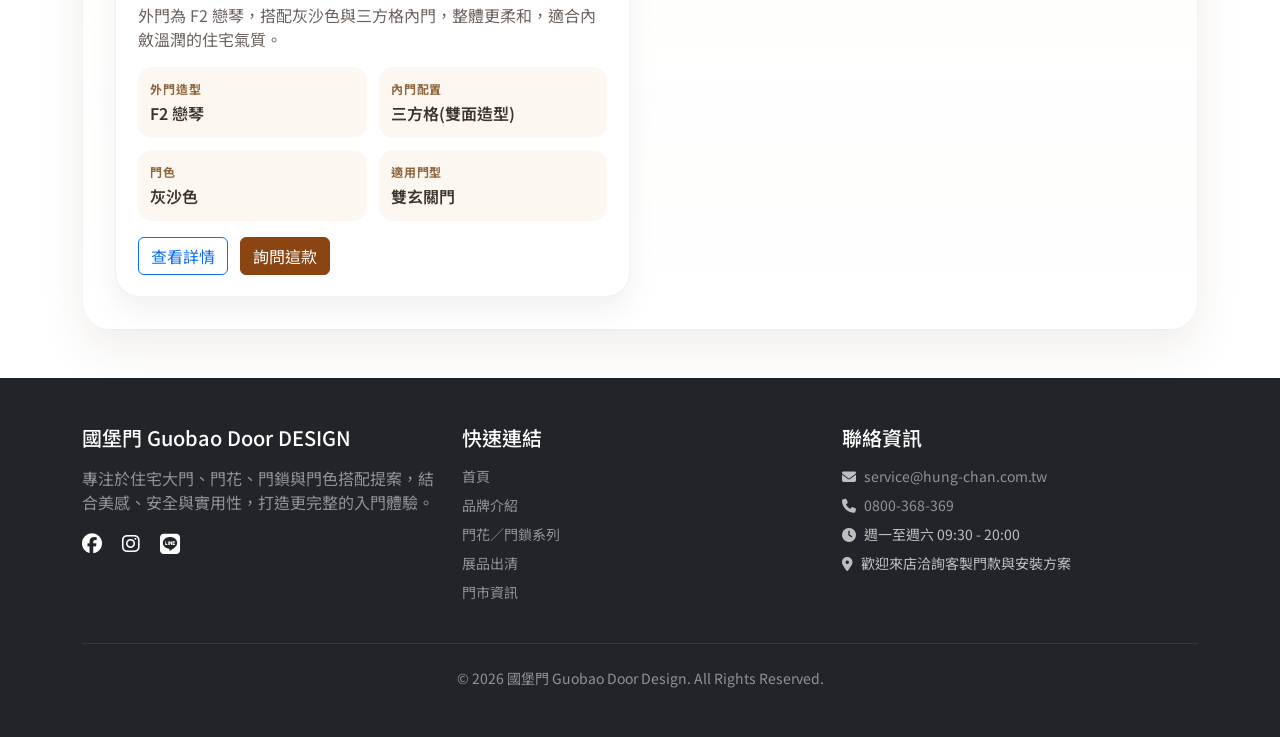
<file: 雙玄關門系列.html>
﻿<!DOCTYPE html>
<html lang="zh-TW">
<head>
    <meta charset="UTF-8">
    <meta name="viewport" content="width=device-width, initial-scale=1.0">
    <meta name="description" content="Guobao Door provides entry doors, locks, color options, product catalogs, and showroom contact information.">
    <meta property="og:title" content="Guobao Door">
    <meta property="og:description" content="Guobao Door provides entry doors, locks, color options, product catalogs, and showroom contact information.">
    <meta property="og:type" content="website">
    <title>雙玄關門系列 - 國堡門</title>
    <link href="https://cdn.jsdelivr.net/npm/bootstrap@5.3.0/dist/css/bootstrap.min.css" rel="stylesheet">
    <link rel="stylesheet" href="https://cdnjs.cloudflare.com/ajax/libs/font-awesome/6.4.0/css/all.min.css">
    <link href="https://fonts.googleapis.com/css2?family=Noto+Sans+TC:wght@300;400;500;700;900&display=swap" rel="stylesheet">
    <link rel="stylesheet" href="styles.css">
    <style>
        .entry-hero{min-height:68vh;position:relative;display:flex;align-items:center;background:linear-gradient(90deg,rgba(21,18,16,.5),rgba(21,18,16,.12)),url('https://hung-chan.com.tw/media/k2/categories/146.jpg') center/cover no-repeat}
        .entry-hero::after{content:"";position:absolute;inset:auto 0 0 0;height:130px;background:linear-gradient(180deg,rgba(255,255,255,0),rgba(247,240,231,1))}
        .entry-hero-content{position:relative;z-index:1;max-width:680px;color:#fff}
        .eyebrow{display:inline-flex;align-items:center;gap:.55rem;padding:.48rem .88rem;border-radius:999px;background:rgba(255,255,255,.12);border:1px solid rgba(255,255,255,.18);font-size:.82rem;letter-spacing:.08em;margin-bottom:1rem}
        .entry-hero-content h1{font-size:clamp(2.5rem,4vw,4rem);font-weight:900;margin-bottom:1rem}
        .entry-hero-content p{color:rgba(255,255,255,.88);font-size:1.05rem;margin-bottom:1.5rem}
        .entry-shell{margin-top:-2.5rem;position:relative;z-index:2}
        .entry-panel,.entry-grid-panel{background:linear-gradient(180deg,rgba(255,249,242,.96),rgba(255,255,255,.98));border-radius:28px;padding:2rem;box-shadow:0 20px 45px rgba(89,56,31,.08);border:1px solid rgba(139,69,19,.08)}
        .section-kicker{color:#b06f2d;font-size:.82rem;letter-spacing:.12em;text-transform:uppercase;font-weight:700;display:inline-block;margin-bottom:.9rem}
        .section-title-lg{font-size:clamp(1.9rem,3vw,2.7rem);font-weight:900;color:#1f2530;margin-bottom:.8rem}
        .section-lead{color:#6f6256;max-width:760px}
        .series-overview-stats{display:grid;grid-template-columns:repeat(4,minmax(0,1fr));gap:1rem;margin-top:1.5rem}
        .series-overview-stats .stat{background:#fff;border-radius:18px;padding:1rem;border:1px solid rgba(139,69,19,.08)}
        .series-overview-stats strong{display:block;color:#1e2530;font-size:1.15rem}
        .series-overview-stats span{color:#8a7662;font-size:.84rem}
        .entry-product-grid{display:grid;grid-template-columns:repeat(2,minmax(0,1fr));gap:1.25rem;margin-top:1.8rem}
        .entry-product-card{background:#fff;border-radius:24px;overflow:hidden;border:1px solid rgba(139,69,19,.08);box-shadow:0 14px 30px rgba(0,0,0,.06);height:100%}
        .entry-product-image{height:320px;background-size:cover;background-position:center;position:relative;cursor:pointer}
        .entry-product-image::after{content:"";position:absolute;inset:auto 0 0 0;height:45%;background:linear-gradient(180deg,rgba(0,0,0,0),rgba(0,0,0,.28))}
        .entry-product-body{padding:1.35rem}
        .entry-product-meta{display:flex;flex-wrap:wrap;gap:.45rem;margin-bottom:.8rem}
        .entry-product-meta span{background:#f9f1e8;color:#99602a;border-radius:999px;padding:.34rem .65rem;font-size:.75rem;font-weight:700}
        .entry-product-body h3{font-size:1.25rem;font-weight:800;color:#213040;margin-bottom:.6rem;cursor:pointer}
        .entry-product-body p{color:#6b625d;margin-bottom:1rem}
        .entry-product-specs{display:grid;grid-template-columns:repeat(2,minmax(0,1fr));gap:.75rem;margin-bottom:1rem}
        .entry-product-specs div{background:#fcf7f1;border-radius:14px;padding:.8rem}
        .entry-product-specs strong{display:block;color:#8f663d;font-size:.75rem;text-transform:uppercase;letter-spacing:.06em;margin-bottom:.2rem}
        .entry-product-specs span{color:#3d342d;font-weight:600}
        .entry-cta{display:flex;gap:.75rem;flex-wrap:wrap}
        .series-detail-modal{border:0;border-radius:28px;overflow:hidden;background:linear-gradient(180deg,#fdf7ef,#fff)}
        .series-detail-modal .modal-header{border-bottom:1px solid rgba(139,69,19,.08);padding:1.2rem 1.4rem}
        .series-detail-modal .modal-body{padding:1.4rem}
        .detail-hero-image{width:100%;min-height:420px;border-radius:24px;background-size:cover;background-position:center;box-shadow:inset 0 0 0 1px rgba(139,69,19,.08)}
        .detail-summary-card{background:#f8efe5;border-radius:22px;padding:1.2rem;margin-top:1rem;border:1px solid rgba(139,69,19,.08)}
        .detail-summary-card strong{display:block;color:#8f663d;margin-bottom:.3rem}
        .detail-pills{display:flex;flex-wrap:wrap;gap:.55rem;margin-bottom:1rem}
        .detail-pills span{background:#f9f1e8;color:#99602a;border-radius:999px;padding:.38rem .72rem;font-size:.8rem;font-weight:700}
        .detail-price-chip{display:inline-flex;align-items:center;gap:.5rem;padding:.65rem .95rem;border-radius:999px;background:linear-gradient(135deg,#9c5a1e,#c47a2f);color:#fff;font-weight:800;margin-bottom:1rem}
        .detail-grid{display:grid;grid-template-columns:repeat(2,minmax(0,1fr));gap:.8rem;margin-bottom:1rem}
        .detail-grid div{background:#fff;border-radius:16px;padding:.9rem;border:1px solid rgba(139,69,19,.08)}
        .detail-grid strong{display:block;color:#8f663d;font-size:.76rem;margin-bottom:.2rem}
        .detail-grid span{color:#2f2f34;font-weight:600}
        .detail-section-title{font-size:.92rem;color:#8f663d;font-weight:800;letter-spacing:.06em;margin:1rem 0 .6rem;text-transform:uppercase}
        .detail-feature-list{margin:0;padding-left:1.1rem;color:#5f5650}
        .detail-feature-list li+li{margin-top:.35rem}
        .detail-price-table{width:100%;border-collapse:separate;border-spacing:0;overflow:hidden;border-radius:18px;border:1px solid rgba(139,69,19,.08)}
        .detail-price-table th,.detail-price-table td{padding:.8rem .9rem;font-size:.92rem}
        .detail-price-table thead th{background:#6b4c3a;color:#fff}
        .detail-price-table tbody td{background:#fff;color:#564a43;border-top:1px solid rgba(139,69,19,.08)}
        @media (max-width:991.98px){.series-overview-stats,.entry-product-grid{grid-template-columns:repeat(2,minmax(0,1fr))}}
        @media (max-width:767.98px){.series-overview-stats,.entry-product-grid,.entry-product-specs,.detail-grid{grid-template-columns:1fr}.entry-panel,.entry-grid-panel{padding:1.35rem;border-radius:22px}.entry-product-image{height:260px}.detail-hero-image{min-height:280px}}
    </style>
</head>
<body>

    <header class="entry-hero">
        <div class="container">
            <div class="entry-hero-content">
                <span class="eyebrow"><i class="fas fa-door-open"></i> Series Detail</span>
                <h1>雙玄關門系列</h1>
                <p>依照官方原始頁內容重整，這一頁直接展示雙玄關門系列代表款式，讓使用者比較不同門色、外門樣式與內門配置。</p>
                <div class="d-flex flex-wrap gap-3">
                    <a href="#entry-products" class="btn btn-warning btn-lg text-dark fw-bold px-4">查看系列款式</a>
                    <a href="產品系列.html" class="btn btn-outline-light btn-lg px-4">返回產品系列</a>
                </div>
            </div>
        </div>
    </header>

    <main class="container py-5 entry-shell">
        <section class="entry-panel mb-5">
            <span class="section-kicker">Series Overview</span>
            <h2 class="section-title-lg">雙玄關門系列重點整理</h2>
            <p class="section-lead mb-0">官方系列頁列出 5 款代表產品，差異主要在門色、外門樣式與內門配置，適合想先比較通用雙玄關門款式的使用者。</p>
            <div class="series-overview-stats">
                <div class="stat"><strong>5 款</strong><span>官方代表門型</span></div>
                <div class="stat"><strong>4 種門色</strong><span>黑砂色、黃古銅色、紅鐵砂色、灰沙色</span></div>
                <div class="stat"><strong>雙面造型</strong><span>卡登或三方格內門配置</span></div>
                <div class="stat"><strong>玄關門</strong><span>住宅主入口定位</span></div>
            </div>
        </section>

        <section class="entry-grid-panel" id="entry-products">
            <span class="section-kicker">Entry-Series Catalog</span>
            <h2 class="section-title-lg">雙玄關門系列代表款式</h2>
            <p class="section-lead">以下依照官方原始頁整理雙玄關門系列代表門型，保留型號、門色、外門與內門配置，並補成可點開的詳細資訊視窗。</p>
            <div class="entry-product-grid">
                <article class="entry-product-card">
                    <div class="entry-product-image" style="background-image:url('https://hung-chan.com.tw/images/pc/14/01.jpg');"></div>
                    <div class="entry-product-body">
                        <div class="entry-product-meta"><span>雙玄關門 1</span><span>黑砂色</span></div>
                        <h3>雙玄關門 1</h3>
                        <p>外門採 F3 崇山峻嶺，適合喜歡厚實立面與穩重入口層次的住宅風格。</p>
                        <div class="entry-product-specs">
                            <div><strong>外門造型</strong><span>F3 崇山峻嶺</span></div>
                            <div><strong>內門配置</strong><span>卡登(雙面造型)</span></div>
                            <div><strong>門色</strong><span>黑砂色</span></div>
                            <div><strong>適用門型</strong><span>雙玄關門</span></div>
                        </div>
                        <div class="entry-cta"><a href="聯絡我們.html" class="btn btn-primary-custom">詢問這款</a></div>
                    </div>
                </article>
                <article class="entry-product-card">
                    <div class="entry-product-image" style="background-image:url('https://hung-chan.com.tw/images/pc/14/02.jpg');"></div>
                    <div class="entry-product-body">
                        <div class="entry-product-meta"><span>雙玄關門 2</span><span>黃古銅色</span></div>
                        <h3>雙玄關門 2</h3>
                        <p>外門為 F5 劃時代，搭配黃古銅色更顯現代俐落，適合新成屋或簡潔立面。</p>
                        <div class="entry-product-specs">
                            <div><strong>外門造型</strong><span>F5 劃時代</span></div>
                            <div><strong>內門配置</strong><span>卡登(雙面造型)</span></div>
                            <div><strong>門色</strong><span>黃古銅色</span></div>
                            <div><strong>適用門型</strong><span>雙玄關門</span></div>
                        </div>
                        <div class="entry-cta"><a href="聯絡我們.html" class="btn btn-primary-custom">詢問這款</a></div>
                    </div>
                </article>
                <article class="entry-product-card">
                    <div class="entry-product-image" style="background-image:url('https://hung-chan.com.tw/images/pc/14/03.jpg');"></div>
                    <div class="entry-product-body">
                        <div class="entry-product-meta"><span>雙玄關門 3</span><span>紅鐵砂色</span></div>
                        <h3>雙玄關門 3</h3>
                        <p>外門為 F6 五福臨門，適合重視寓意與迎賓感的家庭，同時保留對稱穩重門面。</p>
                        <div class="entry-product-specs">
                            <div><strong>外門造型</strong><span>F6 五福臨門</span></div>
                            <div><strong>內門配置</strong><span>卡登(雙面造型)</span></div>
                            <div><strong>門色</strong><span>紅鐵砂色</span></div>
                            <div><strong>適用門型</strong><span>雙玄關門</span></div>
                        </div>
                        <div class="entry-cta"><a href="聯絡我們.html" class="btn btn-primary-custom">詢問這款</a></div>
                    </div>
                </article>
                <article class="entry-product-card">
                    <div class="entry-product-image" style="background-image:url('https://hung-chan.com.tw/images/pc/14/04.jpg');"></div>
                    <div class="entry-product-body">
                        <div class="entry-product-meta"><span>雙玄關門 5</span><span>黑砂色</span></div>
                        <h3>雙玄關門 5</h3>
                        <p>外門採鏡花水月雕花玻璃設計，門面更有層次與精品感，適合想強化細節表情的入口。</p>
                        <div class="entry-product-specs">
                            <div><strong>外門造型</strong><span>鏡花水月(10mm厚雕花玻璃)</span></div>
                            <div><strong>內門配置</strong><span>卡登(雙面造型)</span></div>
                            <div><strong>門色</strong><span>黑砂色</span></div>
                            <div><strong>適用門型</strong><span>雙玄關門</span></div>
                        </div>
                        <div class="entry-cta"><a href="聯絡我們.html" class="btn btn-primary-custom">詢問這款</a></div>
                    </div>
                </article>
                <article class="entry-product-card">
                    <div class="entry-product-image" style="background-image:url('https://hung-chan.com.tw/images/pc/14/05.jpg');"></div>
                    <div class="entry-product-body">
                        <div class="entry-product-meta"><span>雙玄關門 6</span><span>灰沙色</span></div>
                        <h3>雙玄關門 6</h3>
                        <p>外門為 F2 戀琴，搭配灰沙色與三方格內門，整體更柔和，適合內斂溫潤的住宅氣質。</p>
                        <div class="entry-product-specs">
                            <div><strong>外門造型</strong><span>F2 戀琴</span></div>
                            <div><strong>內門配置</strong><span>三方格(雙面造型)</span></div>
                            <div><strong>門色</strong><span>灰沙色</span></div>
                            <div><strong>適用門型</strong><span>雙玄關門</span></div>
                        </div>
                        <div class="entry-cta"><a href="聯絡我們.html" class="btn btn-primary-custom">詢問這款</a></div>
                    </div>
                </article>
            </div>
        </section>
    </main>

    <div class="modal fade" id="seriesDetailModal" tabindex="-1" aria-labelledby="seriesDetailModalLabel" aria-hidden="true">
        <div class="modal-dialog modal-xl modal-dialog-centered modal-dialog-scrollable">
            <div class="modal-content series-detail-modal">
                <div class="modal-header">
                    <div>
                        <div class="detail-pills mb-2" id="detailModalPills"></div>
                        <h3 class="modal-title fw-bold mb-1" id="seriesDetailModalLabel">產品詳細資訊</h3>
                        <p class="text-muted mb-0" id="detailModalSubtitle"></p>
                    </div>
                    <button type="button" class="btn-close" data-bs-dismiss="modal" aria-label="Close"></button>
                </div>
                <div class="modal-body">
                    <div class="row g-4">
                        <div class="col-lg-6">
                            <div class="detail-hero-image" id="detailModalImage"></div>
                            <div class="detail-summary-card"><strong>款式配置</strong><span id="detailModalSummary"></span></div>
                        </div>
                        <div class="col-lg-6">
                            <div class="detail-price-chip" id="detailModalPrice"></div>
                            <div class="detail-grid" id="detailModalSpecs"></div>
                            <div class="detail-section-title">特色</div>
                            <ul class="detail-feature-list" id="detailModalFeatures"></ul>
                            <div class="detail-section-title">門鎖與備註</div>
                            <p class="mb-2 text-muted" id="detailModalLock"></p>
                            <p class="small text-muted mb-0" id="detailModalNote"></p>
                        </div>
                    </div>
                    <div class="detail-section-title">常見尺寸與價格</div>
                    <div class="table-responsive">
                        <table class="detail-price-table">
                            <thead><tr><th>內容</th><th>規格尺寸</th><th>非甲級/價格</th><th>甲級防火/價格</th></tr></thead>
                            <tbody id="detailModalTable"></tbody>
                        </table>
                    </div>
                    <div class="d-flex flex-wrap gap-3 mt-4">
                        <a href="聯絡我們.html" class="btn btn-primary-custom btn-lg">詢問這款</a>
                        <button type="button" class="btn btn-outline-secondary btn-lg" data-bs-dismiss="modal">回到列表</button>
                    </div>
                </div>
            </div>
        </div>
    </div>

    <script src="https://cdn.jsdelivr.net/npm/bootstrap@5.3.0/dist/js/bootstrap.bundle.min.js"></script>
    <script>
        document.addEventListener('DOMContentLoaded', function () {
            const productDetails = {
                '雙玄關門 1': {title:'雙玄關門 1｜黑砂色',subtitle:'厚實穩重，適合強調入口層次感的住宅門面',image:'https://hung-chan.com.tw/images/pc/03/images/p_11.jpg',summary:'外門：F3 崇山峻嶺 / 內門：卡登(雙面造型)',pills:['雙玄關門系列','黑砂色','穩重立面'],priceFrom:'$58,800 起',specs:[['型號','雙玄關門 1'],['外門造型','F3 崇山峻嶺'],['內門配置','卡登(雙面造型)'],['門色','黑砂色']],features:['適合重視厚實門面與穩重氣質的住宅','雙層配置可加強入口層次感','外門視覺較具存在感'],lock:'外門：COE 三段鎖 + 暗栓 / 內門：COE 五段鎖 + 三段暗栓',note:'實際價格依尺寸與防火等級調整，五金升級另計。',prices:[['雙玄關','93.5 x 208 cm','$58,800','$79,800'],['雙玄關','96 x 208 cm','$60,800','$81,800'],['雙玄關','100 x 208 cm','$62,800','$83,800']]},
                '雙玄關門 2': {title:'雙玄關門 2｜黃古銅色',subtitle:'俐落現代，適合簡潔明快的新成屋立面',image:'https://hung-chan.com.tw/images/pc/03/images/p_12.jpg',summary:'外門：F5 劃時代 / 內門：卡登(雙面造型)',pills:['雙玄關門系列','黃古銅色','現代俐落'],priceFrom:'$59,800 起',specs:[['型號','雙玄關門 2'],['外門造型','F5 劃時代'],['內門配置','卡登(雙面造型)'],['門色','黃古銅色']],features:['門色更有金屬質感','適合現代風格住宅與新成屋','立面語言清楚俐落'],lock:'外門：COE 三段鎖 + 暗栓 / 內門：COE 五段鎖 + 三段暗栓',note:'特殊門色與把手升級將依需求另行報價。',prices:[['雙玄關','93.5 x 208 cm','$59,800','$80,800'],['雙玄關','96 x 208 cm','$61,800','$82,800'],['雙玄關','100 x 208 cm','$63,800','$84,800']]},
                '雙玄關門 3': {title:'雙玄關門 3｜紅鐵砂色',subtitle:'寓意鮮明，適合重視迎賓感與祝福感的家庭',image:'https://hung-chan.com.tw/images/pc/03/images/p_13.jpg',summary:'外門：F6 五福臨門 / 內門：卡登(雙面造型)',pills:['雙玄關門系列','紅鐵砂色','吉祥寓意'],priceFrom:'$60,800 起',specs:[['型號','雙玄關門 3'],['外門造型','F6 五福臨門'],['內門配置','卡登(雙面造型)'],['門色','紅鐵砂色']],features:['門面祝福意象鮮明','適合重視傳統寓意與迎賓氣氛的家庭','整體氣質穩重而不單調'],lock:'外門：COE 三段鎖 + 暗栓 / 內門：COE 五段鎖 + 三段暗栓',note:'防火等級、尺寸與五金選配會影響最終價格。',prices:[['雙玄關','93.5 x 208 cm','$60,800','$81,800'],['雙玄關','96 x 208 cm','$62,800','$83,800'],['雙玄關','100 x 208 cm','$64,800','$85,800']]},
                '雙玄關門 5': {title:'雙玄關門 5｜黑砂色',subtitle:'鏡花水月雕花玻璃，細節層次更豐富',image:'https://hung-chan.com.tw/images/pc/03/images/p_14.jpg',summary:'外門：鏡花水月(10mm厚雕花玻璃) / 內門：卡登(雙面造型)',pills:['雙玄關門系列','黑砂色','雕花玻璃'],priceFrom:'$62,800 起',specs:[['型號','雙玄關門 5'],['外門造型','鏡花水月'],['內門配置','卡登(雙面造型)'],['門色','黑砂色']],features:['10mm 厚雕花玻璃提升細節感','適合希望入口更具精品感的空間','立面視覺更細膩'],lock:'外門：COE 三段鎖 + 暗栓 / 內門：COE 五段鎖 + 三段暗栓',note:'玻璃與五金客製項目將依實際需求另行計價。',prices:[['雙玄關','93.5 x 208 cm','$62,800','$83,800'],['雙玄關','96 x 208 cm','$64,800','$85,800'],['雙玄關','100 x 208 cm','$66,800','$87,800']]},
                '雙玄關門 6': {title:'雙玄關門 6｜灰沙色',subtitle:'氣質柔和，適合內斂溫潤的住宅入口',image:'https://hung-chan.com.tw/images/pc/03/images/p_15.jpg',summary:'外門：F2 戀琴 / 內門：三方格(雙面造型)',pills:['雙玄關門系列','灰沙色','溫潤柔和'],priceFrom:'$61,800 起',specs:[['型號','雙玄關門 6'],['外門造型','F2 戀琴'],['內門配置','三方格(雙面造型)'],['門色','灰沙色']],features:['灰沙色較為柔和耐看','適合喜歡低調溫潤氣質的住宅','三方格內門讓整體更有細節感'],lock:'外門：COE 三段鎖 + 暗栓 / 內門：COE 五段鎖 + 三段暗栓',note:'加寬、加高或更換五金將另行報價。',prices:[['雙玄關','93.5 x 208 cm','$61,800','$82,800'],['雙玄關','96 x 208 cm','$63,800','$84,800'],['雙玄關','100 x 208 cm','$65,800','$86,800']]}
            };

            const modal = new bootstrap.Modal(document.getElementById('seriesDetailModal'));
            const pillsEl = document.getElementById('detailModalPills');
            const titleEl = document.getElementById('seriesDetailModalLabel');
            const subtitleEl = document.getElementById('detailModalSubtitle');
            const imageEl = document.getElementById('detailModalImage');
            const summaryEl = document.getElementById('detailModalSummary');
            const priceEl = document.getElementById('detailModalPrice');
            const specsEl = document.getElementById('detailModalSpecs');
            const featuresEl = document.getElementById('detailModalFeatures');
            const lockEl = document.getElementById('detailModalLock');
            const noteEl = document.getElementById('detailModalNote');
            const tableEl = document.getElementById('detailModalTable');

            function openProductModal(code, imageStyle) {
                const item = productDetails[code];
                if (!item) return;
                pillsEl.innerHTML = item.pills.map((pill) => `<span>${pill}</span>`).join('');
                titleEl.textContent = item.title;
                subtitleEl.textContent = item.subtitle;
                imageEl.style.backgroundImage = imageStyle || `url('${item.image}')`;
                summaryEl.textContent = item.summary;
                priceEl.innerHTML = `<i class="fas fa-tags"></i> 參考價格 ${item.priceFrom}`;
                specsEl.innerHTML = item.specs.map(([label, value]) => `<div><strong>${label}</strong><span>${value}</span></div>`).join('');
                featuresEl.innerHTML = item.features.map((feature) => `<li>${feature}</li>`).join('');
                lockEl.textContent = item.lock;
                noteEl.textContent = item.note;
                tableEl.innerHTML = item.prices.map((row) => `<tr><td>${row[0]}</td><td>${row[1]}</td><td>${row[2]}</td><td>${row[3]}</td></tr>`).join('');
                modal.show();
            }

            document.querySelectorAll('.entry-product-card').forEach((card) => {
                const code = card.querySelector('.entry-product-meta span')?.textContent.trim();
                const image = card.querySelector('.entry-product-image');
                const title = card.querySelector('h3');
                const cta = card.querySelector('.entry-cta');
                if (!code || !productDetails[code]) return;
                const imageStyle = image.style.backgroundImage || getComputedStyle(image).backgroundImage;
                image.addEventListener('click', () => openProductModal(code, imageStyle));
                title.addEventListener('click', () => openProductModal(code, imageStyle));
                const detailButton = document.createElement('button');
                detailButton.type = 'button';
                detailButton.className = 'btn btn-outline-primary';
                detailButton.textContent = '查看詳情';
                detailButton.addEventListener('click', () => openProductModal(code, imageStyle));
                cta.prepend(detailButton);
            });
        });
    </script>
    <script src="shared-layout.js"></script>
    <script src="shared-enhancements.js"></script>
</body>
</html>
</file>
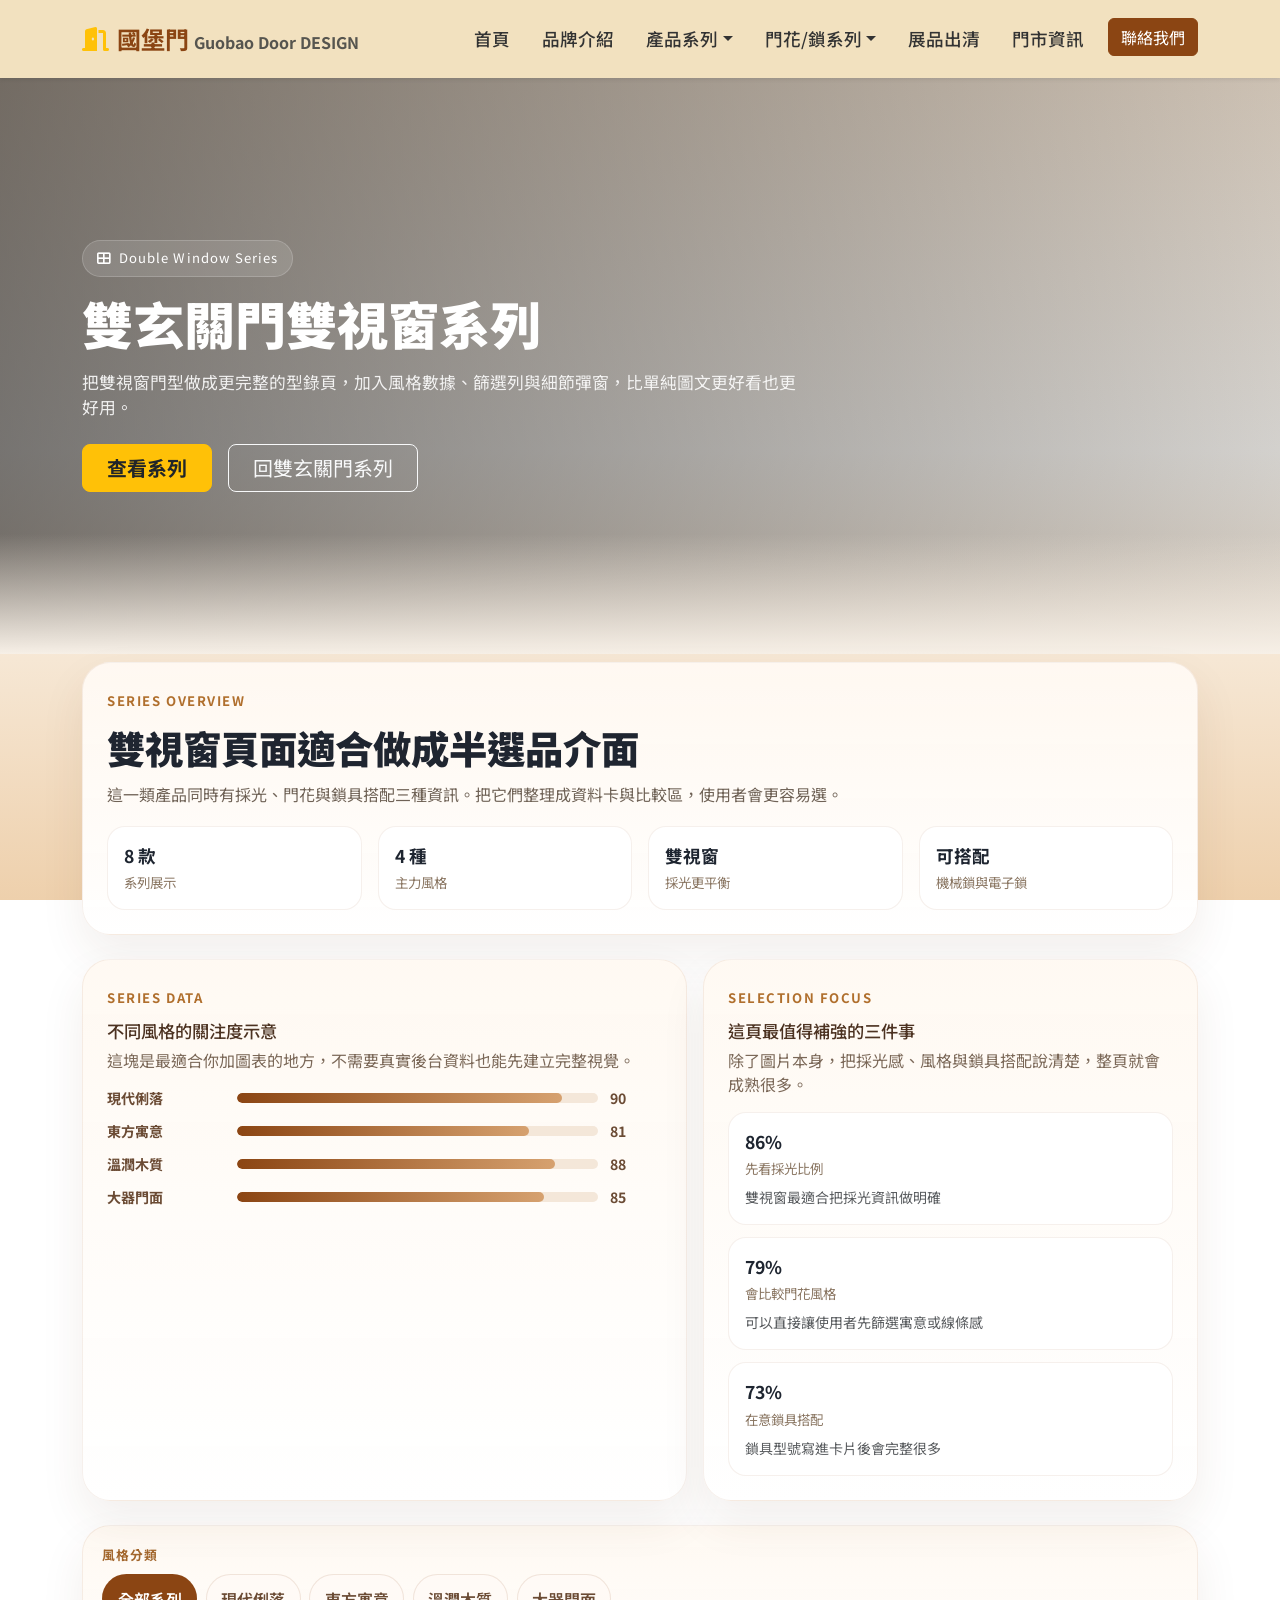
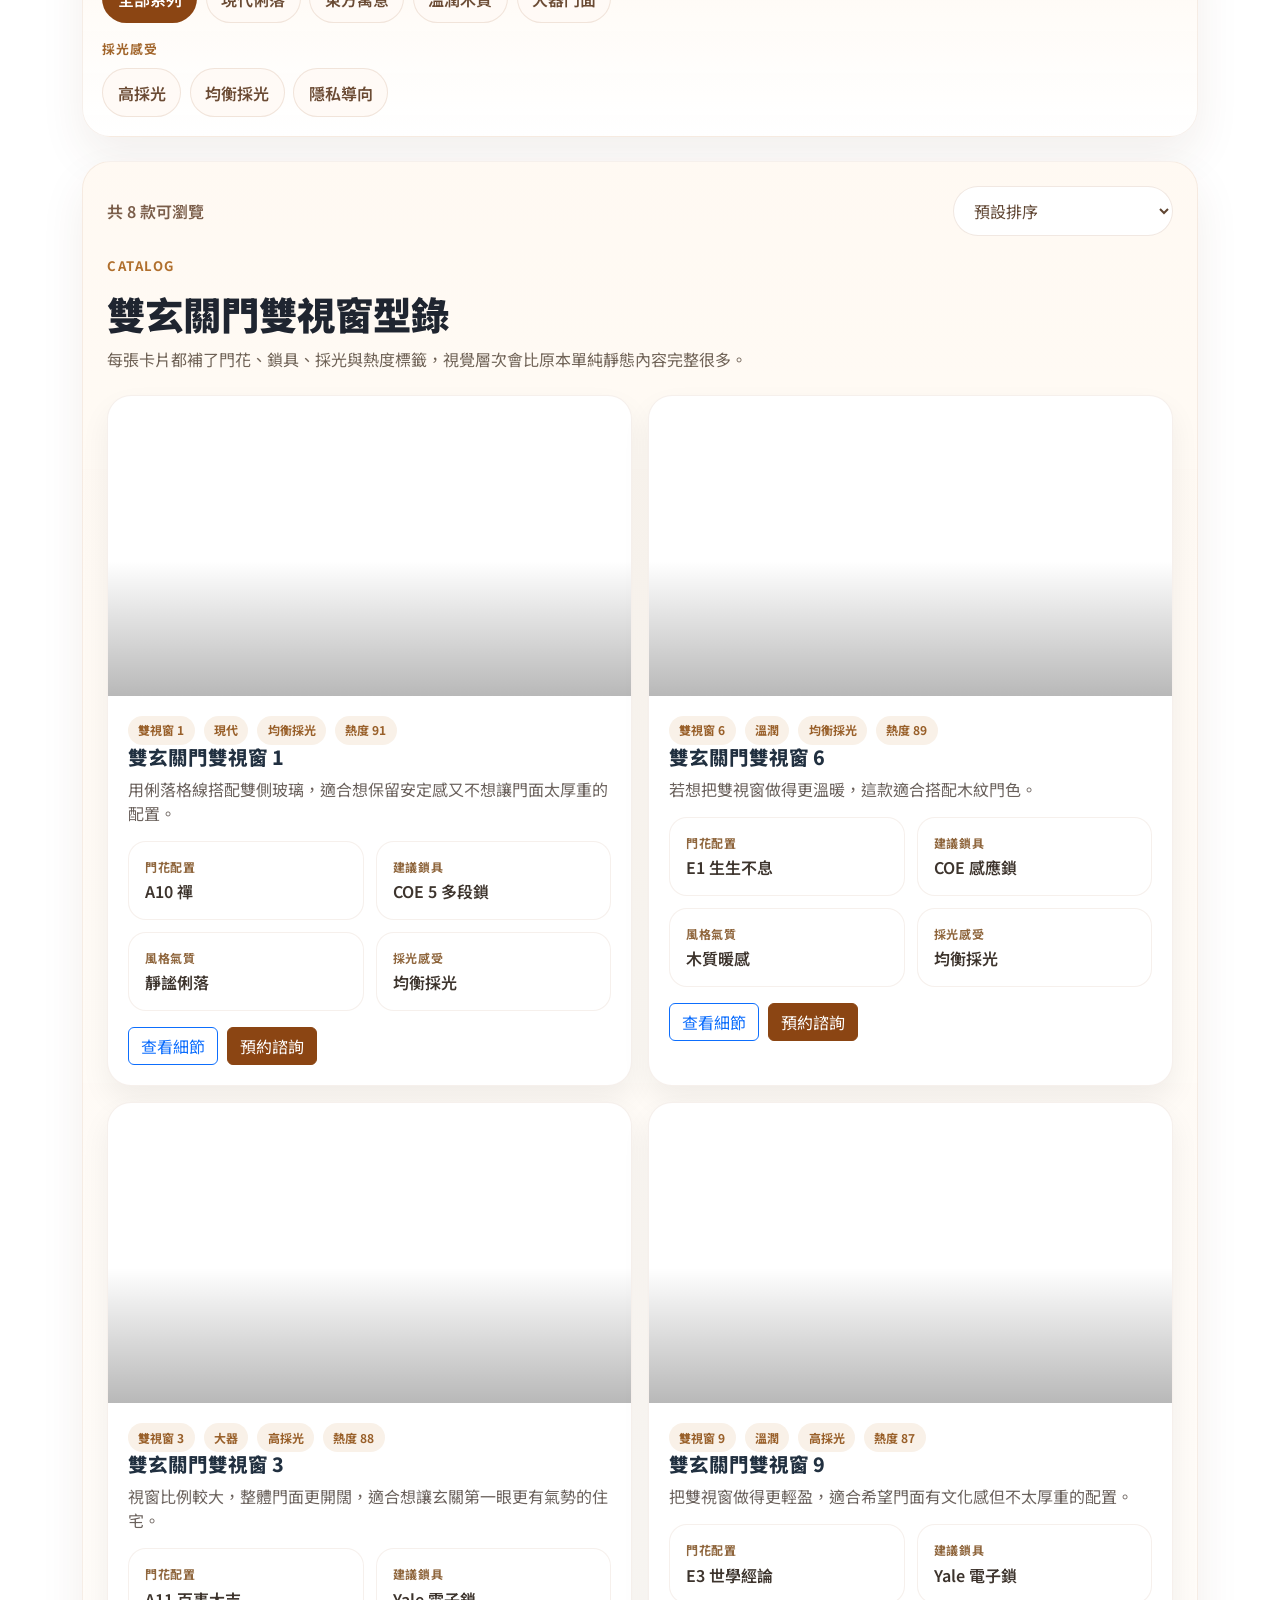
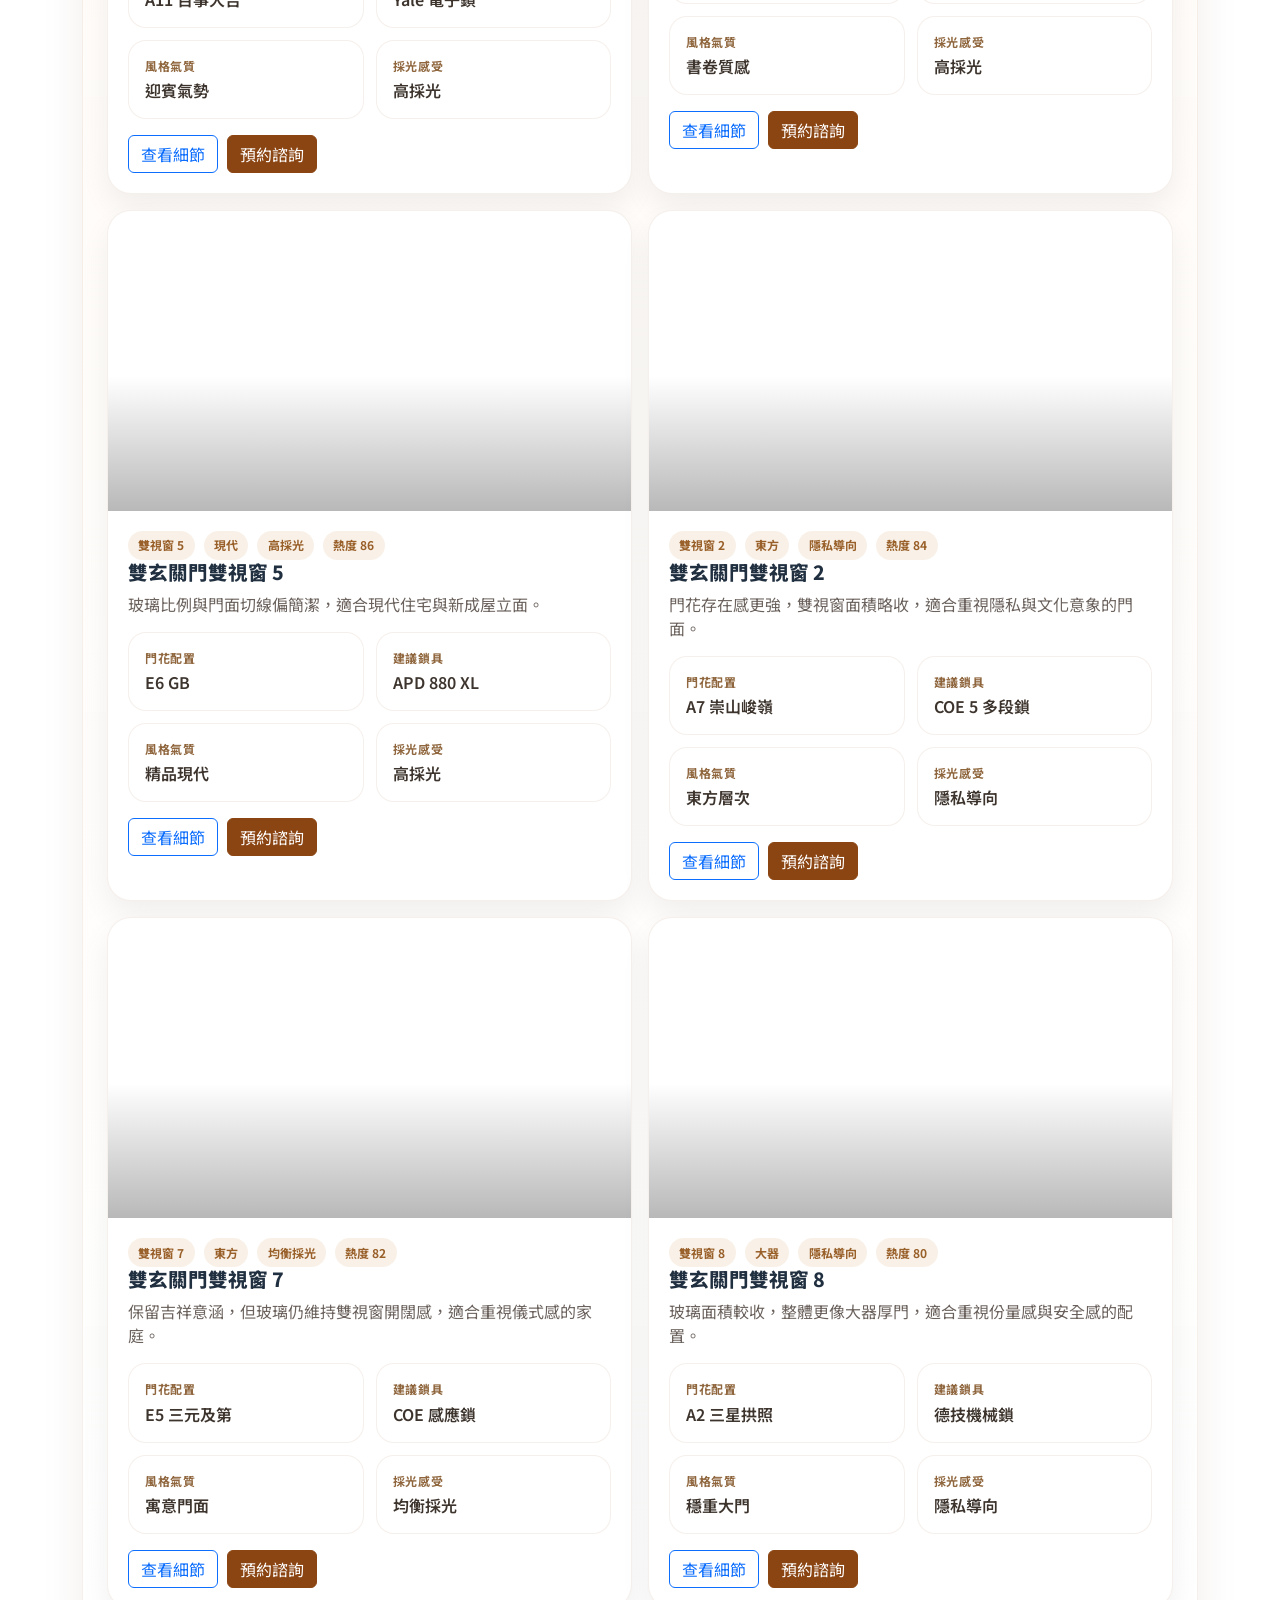
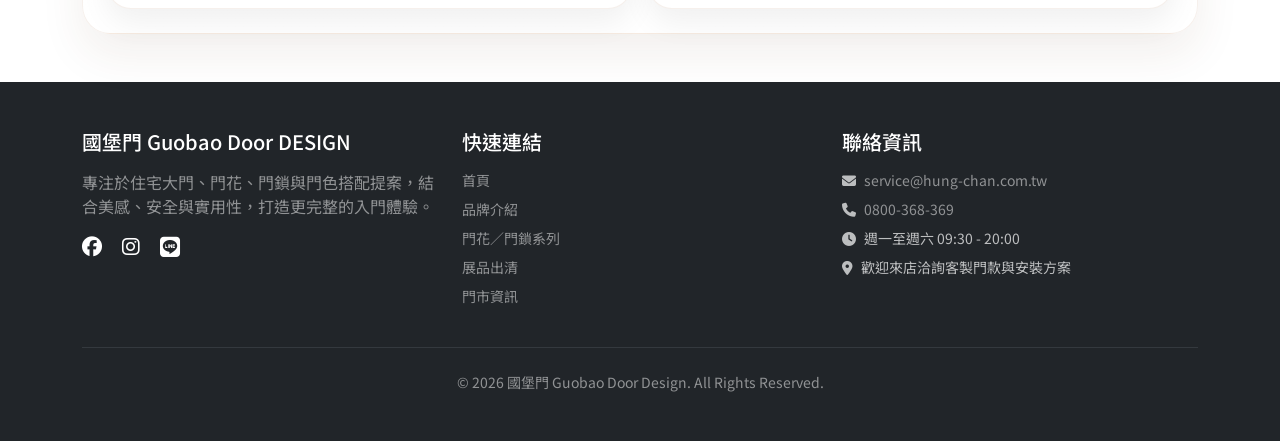
<file: 雙玄關門雙視窗系列.html>
<!DOCTYPE html>
<html lang="zh-TW">
<head>
    <meta charset="UTF-8">
    <meta name="viewport" content="width=device-width, initial-scale=1.0">
    <title>雙玄關門雙視窗系列 - 國堡門</title>
    <meta name="description" content="國堡門雙玄關門雙視窗系列，加入圖表、篩選與細節卡。">
    <link href="https://cdn.jsdelivr.net/npm/bootstrap@5.3.0/dist/css/bootstrap.min.css" rel="stylesheet">
    <link rel="stylesheet" href="https://cdnjs.cloudflare.com/ajax/libs/font-awesome/6.4.0/css/all.min.css">
    <link href="https://fonts.googleapis.com/css2?family=Noto+Sans+TC:wght@300;400;500;700;900&display=swap" rel="stylesheet">
    <link rel="stylesheet" href="styles.css">
    <style>
        .hero{min-height:64vh;display:flex;align-items:center;background:linear-gradient(90deg,rgba(21,18,16,.58),rgba(21,18,16,.18)),url('https://hung-chan.com.tw/media/k2/categories/147.jpg') center/cover no-repeat;position:relative}
        .hero::after{content:"";position:absolute;inset:auto 0 0 0;height:120px;background:linear-gradient(180deg,rgba(255,255,255,0),rgba(247,240,231,1))}
        .hero-copy{position:relative;z-index:1;max-width:720px;color:#fff}
        .eyebrow{display:inline-flex;gap:.5rem;align-items:center;padding:.48rem .88rem;border-radius:999px;background:rgba(255,255,255,.12);border:1px solid rgba(255,255,255,.18);font-size:.82rem;letter-spacing:.08em;margin-bottom:1rem}
        .hero-copy h1{font-size:clamp(2.5rem,4vw,4rem);font-weight:900;margin-bottom:1rem}
        .hero-copy p{color:rgba(255,255,255,.88);font-size:1.05rem;margin-bottom:1.5rem}
        .shell{margin-top:-2.5rem;position:relative;z-index:2}
        .panel,.insight,.filters{background:linear-gradient(180deg,rgba(255,249,242,.96),rgba(255,255,255,.98));border-radius:28px;padding:1.5rem;box-shadow:0 20px 45px rgba(89,56,31,.08);border:1px solid rgba(139,69,19,.08)}
        .kicker{color:#b06f2d;font-size:.82rem;letter-spacing:.12em;text-transform:uppercase;font-weight:700;display:inline-block;margin-bottom:.85rem}
        .title-lg{font-size:clamp(1.9rem,3vw,2.6rem);font-weight:900;color:#1f2530;margin-bottom:.7rem}
        .lead-copy{color:#6f6256;max-width:760px}
        .stats,.insight-board,.grid{display:grid;gap:1rem}
        .stats{grid-template-columns:repeat(4,minmax(0,1fr));margin-top:1.25rem}
        .stat,.focus-item,.card-specs div{background:#fff;border-radius:18px;padding:1rem;border:1px solid rgba(139,69,19,.08)}
        .stat strong,.focus-item strong{display:block;color:#1e2530;font-size:1.1rem}
        .stat span,.focus-item span{color:#8a7662;font-size:.84rem}
        .insight-board{grid-template-columns:1.1fr .9fr;margin:1.5rem 0}
        .insight h3{font-size:1.08rem;color:#4c3221;margin-bottom:.35rem}
        .insight p{color:#7b6858;margin-bottom:1rem}
        .chart{display:grid;gap:.75rem}
        .row-chart{display:grid;grid-template-columns:118px minmax(0,1fr) 52px;gap:.75rem;align-items:center}
        .row-chart span{font-size:.88rem;font-weight:700;color:#6b4b34}
        .track{height:10px;border-radius:999px;background:#f4e7d9;overflow:hidden}
        .fill{height:100%;border-radius:inherit;background:linear-gradient(90deg,#8B4513,#d6a16f)}
        .focus{display:grid;gap:.75rem}
        .filters{margin-bottom:1.5rem;padding:1.2rem}
        .filter-group+.filter-group{margin-top:1rem}
        .filter-label{font-size:.8rem;font-weight:700;letter-spacing:.08em;color:#a2662c;margin-bottom:.65rem}
        .filter-list,.card-meta,.cta{display:flex;flex-wrap:wrap;gap:.55rem}
        .filter-btn{border:1px solid rgba(139,69,19,.12);background:#fffaf6;color:#6b4b34;border-radius:999px;padding:.7rem .9rem;font-weight:600}
        .filter-btn.active{background:#8B4513;color:#fff}
        .toolbar{display:flex;justify-content:space-between;align-items:center;gap:1rem;flex-wrap:wrap;margin-bottom:1rem}
        .result-count{color:#7a5d49;font-weight:600}
        .sort-select{min-width:220px;border:1px solid rgba(139,69,19,.12);border-radius:999px;padding:.7rem 1rem;background:#fff;color:#5f4532}
        .grid{grid-template-columns:repeat(2,minmax(0,1fr));margin-top:1.5rem}
        .card{background:#fff;border-radius:24px;overflow:hidden;border:1px solid rgba(139,69,19,.08);box-shadow:0 14px 30px rgba(0,0,0,.06);transition:transform .3s ease,box-shadow .3s ease}
        .card:hover{transform:translateY(-6px);box-shadow:0 18px 34px rgba(0,0,0,.1)}
        .card-image{height:300px;background-size:cover;background-position:center;position:relative;cursor:pointer}
        .card-image::after{content:"";position:absolute;inset:auto 0 0 0;height:45%;background:linear-gradient(180deg,rgba(0,0,0,0),rgba(0,0,0,.28))}
        .card-body{padding:1.25rem}
        .card-meta span{background:#f9f1e8;color:#99602a;border-radius:999px;padding:.34rem .65rem;font-size:.75rem;font-weight:700}
        .card h3{font-size:1.22rem;font-weight:800;color:#213040;margin-bottom:.55rem;cursor:pointer}
        .card p{color:#6b625d;margin-bottom:1rem}
        .card-specs{display:grid;grid-template-columns:repeat(2,minmax(0,1fr));gap:.75rem;margin-bottom:1rem}
        .card-specs strong{display:block;color:#8f663d;font-size:.75rem;letter-spacing:.06em;text-transform:uppercase;margin-bottom:.2rem}
        .card-specs span{color:#3d342d;font-weight:600}
        .modal-soft{border:0;border-radius:28px;overflow:hidden;background:linear-gradient(180deg,#fdf7ef,#fff)}
        .modal-soft .modal-header{border-bottom:1px solid rgba(139,69,19,.08);padding:1.2rem 1.4rem}
        .modal-soft .modal-body{padding:1.4rem}
        .detail-image{width:100%;min-height:380px;border-radius:24px;background-size:cover;background-position:center}
        .detail-box{background:#f8efe5;border-radius:22px;padding:1.1rem;margin-top:1rem;border:1px solid rgba(139,69,19,.08)}
        .detail-pills,.detail-grid{display:grid;gap:.75rem}
        .detail-pills{display:flex;flex-wrap:wrap}
        .detail-pills span{background:#f9f1e8;color:#99602a;border-radius:999px;padding:.38rem .72rem;font-size:.8rem;font-weight:700}
        .price-chip{display:inline-flex;gap:.5rem;align-items:center;padding:.65rem .95rem;border-radius:999px;background:linear-gradient(135deg,#9c5a1e,#c47a2f);color:#fff;font-weight:800;margin-bottom:1rem}
        .detail-grid{grid-template-columns:repeat(2,minmax(0,1fr));margin-bottom:1rem}
        .detail-grid div{background:#fff;border-radius:16px;padding:.9rem;border:1px solid rgba(139,69,19,.08)}
        .detail-grid strong{display:block;color:#8f663d;font-size:.76rem;margin-bottom:.2rem}
        .detail-title{font-size:.92rem;color:#8f663d;font-weight:800;letter-spacing:.06em;margin:1rem 0 .6rem;text-transform:uppercase}
        .price-table{width:100%;border-collapse:separate;border-spacing:0;border-radius:18px;overflow:hidden;border:1px solid rgba(139,69,19,.08)}
        .price-table th,.price-table td{padding:.8rem .9rem;font-size:.92rem}
        .price-table thead th{background:#6b4c3a;color:#fff}
        .price-table tbody td{background:#fff;color:#564a43;border-top:1px solid rgba(139,69,19,.08)}
        @media (max-width:991.98px){.stats,.insight-board,.grid{grid-template-columns:1fr}}
        @media (max-width:767.98px){.row-chart,.card-specs,.detail-grid{grid-template-columns:1fr}.panel,.insight,.filters{padding:1.2rem;border-radius:22px}.card-image{height:240px}.detail-image{min-height:260px}}
    </style>
</head>
<body>
    <header class="hero">
        <div class="container">
            <div class="hero-copy">
                <span class="eyebrow"><i class="fas fa-table-cells-large"></i> Double Window Series</span>
                <h1>雙玄關門雙視窗系列</h1>
                <p>把雙視窗門型做成更完整的型錄頁，加入風格數據、篩選列與細節彈窗，比單純圖文更好看也更好用。</p>
                <div class="d-flex flex-wrap gap-3">
                    <a href="#products" class="btn btn-warning btn-lg text-dark fw-bold px-4">查看系列</a>
                    <a href="雙玄關門系列.html" class="btn btn-outline-light btn-lg px-4">回雙玄關門系列</a>
                </div>
            </div>
        </div>
    </header>
    <main class="container py-5 shell">
        <section class="panel">
            <span class="kicker">Series Overview</span>
            <h2 class="title-lg">雙視窗頁面適合做成半選品介面</h2>
            <p class="lead-copy mb-0">這一類產品同時有採光、門花與鎖具搭配三種資訊。把它們整理成資料卡與比較區，使用者會更容易選。</p>
            <div class="stats">
                <div class="stat"><strong>8 款</strong><span>系列展示</span></div>
                <div class="stat"><strong>4 種</strong><span>主力風格</span></div>
                <div class="stat"><strong>雙視窗</strong><span>採光更平衡</span></div>
                <div class="stat"><strong>可搭配</strong><span>機械鎖與電子鎖</span></div>
            </div>
        </section>
        <div class="insight-board">
            <section class="insight">
                <span class="kicker">Series Data</span>
                <h3>不同風格的關注度示意</h3>
                <p>這塊是最適合你加圖表的地方，不需要真實後台資料也能先建立完整視覺。</p>
                <div class="chart" id="windowInsightChart"></div>
            </section>
            <section class="insight">
                <span class="kicker">Selection Focus</span>
                <h3>這頁最值得補強的三件事</h3>
                <p>除了圖片本身，把採光感、風格與鎖具搭配說清楚，整頁就會成熟很多。</p>
                <div class="focus" id="windowFocusGrid"></div>
            </section>
        </div>
        <section class="filters">
            <div class="filter-group">
                <div class="filter-label">風格分類</div>
                <div class="filter-list">
                    <button class="filter-btn active" type="button" data-filter="all">全部系列</button>
                    <button class="filter-btn" type="button" data-filter="現代">現代俐落</button>
                    <button class="filter-btn" type="button" data-filter="東方">東方寓意</button>
                    <button class="filter-btn" type="button" data-filter="溫潤">溫潤木質</button>
                    <button class="filter-btn" type="button" data-filter="大器">大器門面</button>
                </div>
            </div>
            <div class="filter-group">
                <div class="filter-label">採光感受</div>
                <div class="filter-list">
                    <button class="filter-btn" type="button" data-light="高採光">高採光</button>
                    <button class="filter-btn" type="button" data-light="均衡採光">均衡採光</button>
                    <button class="filter-btn" type="button" data-light="隱私導向">隱私導向</button>
                </div>
            </div>
        </section>
        <section class="panel" id="products">
            <div class="toolbar">
                <div class="result-count" id="resultCount">共 8 款可瀏覽</div>
                <select class="sort-select" id="sortSelect">
                    <option value="default">預設排序</option>
                    <option value="name-asc">名稱 A-Z</option>
                    <option value="name-desc">名稱 Z-A</option>
                </select>
            </div>
            <span class="kicker">Catalog</span>
            <h2 class="title-lg">雙玄關門雙視窗型錄</h2>
            <p class="lead-copy">每張卡片都補了門花、鎖具、採光與熱度標籤，視覺層次會比原本單純靜態內容完整很多。</p>
            <div class="grid" id="productGrid"></div>
        </section>
    </main>
    <div class="modal fade" id="seriesModal" tabindex="-1" aria-hidden="true">
        <div class="modal-dialog modal-xl modal-dialog-centered modal-dialog-scrollable">
            <div class="modal-content modal-soft">
                <div class="modal-header">
                    <div>
                        <div class="detail-pills mb-2" id="modalPills"></div>
                        <h3 class="fw-bold mb-1" id="modalTitle">系列細節</h3>
                        <p class="text-muted mb-0" id="modalSubtitle"></p>
                    </div>
                    <button type="button" class="btn-close" data-bs-dismiss="modal" aria-label="Close"></button>
                </div>
                <div class="modal-body">
                    <div class="row g-4">
                        <div class="col-lg-6">
                            <div class="detail-image" id="modalImage"></div>
                            <div class="detail-box"><strong>設計摘要</strong><span id="modalSummary"></span></div>
                        </div>
                        <div class="col-lg-6">
                            <div class="price-chip" id="modalPrice"></div>
                            <div class="detail-grid" id="modalSpecs"></div>
                            <div class="detail-title">設計重點</div>
                            <ul id="modalFeatures"></ul>
                            <div class="detail-title">建議搭配</div>
                            <p class="mb-2 text-muted" id="modalLock"></p>
                            <p class="small text-muted mb-0" id="modalNote"></p>
                        </div>
                    </div>
                    <div class="detail-title">建議尺寸與價格帶</div>
                    <div class="table-responsive">
                        <table class="price-table">
                            <thead><tr><th>門型</th><th>尺寸</th><th>標準配備</th><th>升級配備</th></tr></thead>
                            <tbody id="modalTable"></tbody>
                        </table>
                    </div>
                </div>
            </div>
        </div>
    </div>
    <script src="https://cdn.jsdelivr.net/npm/bootstrap@5.3.0/dist/js/bootstrap.bundle.min.js"></script>
    <script>
        const products=[{code:'雙視窗 1',title:'雙玄關門雙視窗 1',style:'現代',light:'均衡採光',score:91,image:'https://hung-chan.com.tw/images/pc/13/01.jpg',detail:'https://hung-chan.com.tw/images/pc/13/images/p_01.jpg',flower:'A10 禪',lock:'COE 5 多段鎖',mood:'靜謐俐落',copy:'用俐落格線搭配雙側玻璃，適合想保留安定感又不想讓門面太厚重的配置。',features:['雙視窗比例平均，門面穩定','適合灰砂、黑砂與深木紋色','容易做出現代與沉著感'],note:'可搭配全消光黑或深灰亮砂讓門面更有精品感。',price:'$76,500 起',prices:[['標準雙開','100 x 208 cm','$76,500','$97,500'],['加寬雙開','118 x 208 cm','$84,500','$105,500']]},{code:'雙視窗 2',title:'雙玄關門雙視窗 2',style:'東方',light:'隱私導向',score:84,image:'https://hung-chan.com.tw/images/pc/13/02.jpg',detail:'https://hung-chan.com.tw/images/pc/13/images/p_02.jpg',flower:'A7 崇山峻嶺',lock:'COE 5 多段鎖',mood:'東方層次',copy:'門花存在感更強，雙視窗面積略收，適合重視隱私與文化意象的門面。',features:['山形語彙辨識度高','視窗收斂更穩重','適合暖色與古典色'],note:'很適合搭配紅古典、棗紅色或金砂色。',price:'$78,500 起',prices:[['標準雙開','100 x 208 cm','$78,500','$99,500'],['加寬雙開','118 x 208 cm','$86,500','$107,500']]},{code:'雙視窗 3',title:'雙玄關門雙視窗 3',style:'大器',light:'高採光',score:88,image:'https://hung-chan.com.tw/images/pc/13/03.jpg',detail:'https://hung-chan.com.tw/images/pc/13/images/p_03.jpg',flower:'A11 百事大吉',lock:'Yale 電子鎖',mood:'迎賓氣勢',copy:'視窗比例較大，整體門面更開闊，適合想讓玄關第一眼更有氣勢的住宅。',features:['採光最明顯','適合寬門面與高挑立面','可強化迎賓感'],note:'若門廳較深，這類高採光配置很有幫助。',price:'$79,500 起',prices:[['標準雙開','100 x 208 cm','$79,500','$100,500'],['加寬雙開','118 x 208 cm','$87,500','$108,500']]},{code:'雙視窗 5',title:'雙玄關門雙視窗 5',style:'現代',light:'高採光',score:86,image:'https://hung-chan.com.tw/images/pc/13/04.jpg',detail:'https://hung-chan.com.tw/images/pc/13/images/p_04.jpg',flower:'E6 GB',lock:'APD 880 XL',mood:'精品現代',copy:'玻璃比例與門面切線偏簡潔，適合現代住宅與新成屋立面。',features:['線條乾淨','配電子鎖最俐落','適合深灰、黑色與銀色鎖具'],note:'如果你想把頁面做新一點，這款很適合放在首屏。',price:'$78,500 起',prices:[['標準雙開','100 x 208 cm','$78,500','$99,500'],['加寬雙開','118 x 208 cm','$86,500','$107,500']]},{code:'雙視窗 6',title:'雙玄關門雙視窗 6',style:'溫潤',light:'均衡採光',score:89,image:'https://hung-chan.com.tw/images/pc/13/05.jpg',detail:'https://hung-chan.com.tw/images/pc/13/images/p_05.jpg',flower:'E1 生生不息',lock:'COE 感應鎖',mood:'木質暖感',copy:'若想把雙視窗做得更溫暖，這款適合搭配木紋門色。',features:['木紋與玻璃共存時質感最好','適合透天或別墅門面','居家感很強'],note:'建議搭配柚木紋、胡桃木或紅木紋。',price:'$79,500 起',prices:[['標準雙開','100 x 208 cm','$79,500','$100,500'],['加寬雙開','118 x 208 cm','$87,500','$108,500']]},{code:'雙視窗 7',title:'雙玄關門雙視窗 7',style:'東方',light:'均衡採光',score:82,image:'https://hung-chan.com.tw/images/pc/13/06.jpg',detail:'https://hung-chan.com.tw/images/pc/13/images/p_06.jpg',flower:'E5 三元及第',lock:'COE 感應鎖',mood:'寓意門面',copy:'保留吉祥意涵，但玻璃仍維持雙視窗開闊感，適合重視儀式感的家庭。',features:['圖騰辨識度高','兼具採光與寓意','適合暖色與紅系'],note:'這種款式適合補寓意文案，內容會更有記憶點。',price:'$80,500 起',prices:[['標準雙開','100 x 208 cm','$80,500','$101,500'],['加寬雙開','118 x 208 cm','$88,500','$109,500']]},{code:'雙視窗 8',title:'雙玄關門雙視窗 8',style:'大器',light:'隱私導向',score:80,image:'https://hung-chan.com.tw/images/pc/13/07.jpg',detail:'https://hung-chan.com.tw/images/pc/13/images/p_07.jpg',flower:'A2 三星拱照',lock:'德技機械鎖',mood:'穩重大門',copy:'玻璃面積較收，整體更像大器厚門，適合重視份量感與安全感的配置。',features:['隱私性較高','適合深色砂紋與古典塗裝','對傳統住宅更友善'],note:'若不想讓門面太亮，這種收斂式雙視窗更耐看。',price:'$81,500 起',prices:[['標準雙開','100 x 208 cm','$81,500','$102,500'],['加寬雙開','118 x 208 cm','$89,500','$110,500']]},{code:'雙視窗 9',title:'雙玄關門雙視窗 9',style:'溫潤',light:'高採光',score:87,image:'https://hung-chan.com.tw/images/pc/13/08.jpg',detail:'https://hung-chan.com.tw/images/pc/13/images/p_08.jpg',flower:'E3 世學經論',lock:'Yale 電子鎖',mood:'書卷質感',copy:'把雙視窗做得更輕盈，適合希望門面有文化感但不太厚重的配置。',features:['高採光但不張揚','適合木紋或銀古典色','氣質文雅耐看'],note:'很適合當型錄尾段的風格補充。',price:'$80,500 起',prices:[['標準雙開','100 x 208 cm','$80,500','$101,500'],['加寬雙開','118 x 208 cm','$88,500','$109,500']]}];
        document.addEventListener('DOMContentLoaded',()=>{const chartData=[['現代俐落',90],['東方寓意',81],['溫潤木質',88],['大器門面',85]],focusData=[['86%','先看採光比例','雙視窗最適合把採光資訊做明確'],['79%','會比較門花風格','可以直接讓使用者先篩選寓意或線條感'],['73%','在意鎖具搭配','鎖具型號寫進卡片後會完整很多']];document.getElementById('windowInsightChart').innerHTML=chartData.map(([l,v])=>`<div class="row-chart"><span>${l}</span><div class="track"><div class="fill" style="width:${v}%"></div></div><span>${v}</span></div>`).join('');document.getElementById('windowFocusGrid').innerHTML=focusData.map(([v,t,n])=>`<div class="focus-item"><strong>${v}</strong><span>${t}</span><p class="mb-0 mt-2 small text-muted">${n}</p></div>`).join('');const grid=document.getElementById('productGrid'),result=document.getElementById('resultCount'),sort=document.getElementById('sortSelect'),filterBtns=[...document.querySelectorAll('[data-filter]')],lightBtns=[...document.querySelectorAll('[data-light]')];let activeStyle='all',activeLight='';const modal=new bootstrap.Modal(document.getElementById('seriesModal'));const els={pills:document.getElementById('modalPills'),title:document.getElementById('modalTitle'),subtitle:document.getElementById('modalSubtitle'),image:document.getElementById('modalImage'),summary:document.getElementById('modalSummary'),price:document.getElementById('modalPrice'),specs:document.getElementById('modalSpecs'),features:document.getElementById('modalFeatures'),lock:document.getElementById('modalLock'),note:document.getElementById('modalNote'),table:document.getElementById('modalTable')};function openModal(code){const item=products.find((p)=>p.code===code);if(!item)return;els.pills.innerHTML=[item.code,item.style,item.light,item.flower].map((pill)=>`<span>${pill}</span>`).join('');els.title.textContent=item.title;els.subtitle.textContent=`${item.mood} | 建議搭配 ${item.lock}`;els.image.style.backgroundImage=`url('${item.detail}')`;els.summary.textContent=item.copy;els.price.innerHTML=`<i class="fas fa-tags"></i> 建議價格 ${item.price}`;els.specs.innerHTML=[['系列代碼',item.code],['門花配置',item.flower],['建議鎖具',item.lock],['採光感受',item.light]].map(([k,v])=>`<div><strong>${k}</strong><span>${v}</span></div>`).join('');els.features.innerHTML=item.features.map((f)=>`<li>${f}</li>`).join('');els.lock.textContent=`可優先搭配 ${item.lock}，建議鎖具顏色與門色一起決定。`;els.note.textContent=item.note;els.table.innerHTML=item.prices.map((r)=>`<tr><td>${r[0]}</td><td>${r[1]}</td><td>${r[2]}</td><td>${r[3]}</td></tr>`).join('');modal.show()}function bind(){document.querySelectorAll('[data-code]').forEach((n)=>n.addEventListener('click',()=>openModal(n.dataset.code)))}function update(){const entries=[...document.querySelectorAll('.product-entry')];entries.forEach((e)=>{const okStyle=activeStyle==='all'||e.dataset.style===activeStyle;const okLight=!activeLight||e.dataset.light===activeLight;e.style.display=okStyle&&okLight?'block':'none'});entries.slice().sort((a,b)=>{if(sort.value==='name-asc')return a.dataset.name.localeCompare(b.dataset.name,'zh-Hant');if(sort.value==='name-desc')return b.dataset.name.localeCompare(a.dataset.name,'zh-Hant');return Number(b.dataset.score)-Number(a.dataset.score)}).forEach((e)=>grid.appendChild(e));result.textContent=`共 ${entries.filter((e)=>e.style.display!=='none').length} 款可瀏覽`}grid.innerHTML=products.map((item)=>`<article class="card product-entry" data-style="${item.style}" data-light="${item.light}" data-name="${item.title}" data-score="${item.score}"><div class="card-image" style="background-image:url('${item.image}')" data-code="${item.code}"></div><div class="card-body"><div class="card-meta"><span>${item.code}</span><span>${item.style}</span><span>${item.light}</span><span>熱度 ${item.score}</span></div><h3 data-code="${item.code}">${item.title}</h3><p>${item.copy}</p><div class="card-specs"><div><strong>門花配置</strong><span>${item.flower}</span></div><div><strong>建議鎖具</strong><span>${item.lock}</span></div><div><strong>風格氣質</strong><span>${item.mood}</span></div><div><strong>採光感受</strong><span>${item.light}</span></div></div><div class="cta"><button type="button" class="btn btn-outline-primary" data-code="${item.code}">查看細節</button><a href="聯絡我們.html" class="btn btn-primary-custom">預約諮詢</a></div></div></article>`).join('');bind();filterBtns.forEach((b)=>b.addEventListener('click',function(){filterBtns.forEach((x)=>x.classList.remove('active'));this.classList.add('active');activeStyle=this.dataset.filter;update()}));lightBtns.forEach((b)=>b.addEventListener('click',function(){const on=this.classList.contains('active');lightBtns.forEach((x)=>x.classList.remove('active'));activeLight='';if(!on){this.classList.add('active');activeLight=this.dataset.light}update()}));sort.addEventListener('change',update);update()});
    </script>
    <script src="shared-layout.js"></script>
    <script src="shared-enhancements.js"></script>
</body>
</html>
</file>
<file: styles.css>
:root {
    --primary-color: #8B4513; /* SaddleBrown - for wood feel */
    --secondary-color: #A0522D; /* Sienna */
    --accent-color: #DAA520; /* GoldenRod - for luxury */
    --text-dark: #333333;
    --text-light: #f8f9fa;
    --bg-light: #f4f4f4;
}

body {
    font-family: 'Noto Sans TC', sans-serif; /* Good for Traditional Chinese */
    /* 漸層背景：從上方極淺的暖白過渡到下方的淺卡其/灰暖色，增加層次感 */
    background: linear-gradient(180deg, #F3E3D0 0%, #fdfbf7 50%, #eed0ac 100%);
    background-attachment: fixed; /* 讓背景固定，滾動時更有質感 */
    color: var(--text-dark);
}

/* Navbar */
.navbar {
    padding-top: 1rem;
    padding-bottom: 1rem;
    /* 在這裡自訂顏色，加上 !important 以覆蓋 Bootstrap 的預設設定 */
    background-color: #f2e1bf !important; /* 範例：使用與背景相似的暖白色 */
}

.navbar-brand {
    font-weight: bold;
    color: var(--primary-color) !important;
    font-size: 1.5rem; /* Larger brand */
}

.nav-link {
    color: var(--text-dark) !important;
    font-weight: 500;
    font-size: 1.1rem; /* Larger links */
    padding-left: 1rem !important;
    padding-right: 1rem !important;
}

.nav-link:hover {
    color: var(--primary-color) !important;
}

/* Fix Dropdown Positioning */
.nav-item.dropdown {
    position: relative;
}

.product-series-menu {
    min-width: 34rem;
    padding: 0.85rem;
    border: 0;
    border-radius: 18px;
    box-shadow: 0 18px 40px rgba(0, 0, 0, 0.14);
    background: rgba(34, 31, 28, 0.96);
    display: none;
    grid-template-columns: repeat(2, minmax(0, 1fr));
    gap: 0.25rem 0.4rem;
}

.product-series-menu.show {
    display: grid;
}

.accessory-series-menu {
    min-width: 11rem;
    grid-template-columns: 1fr;
    gap: 0.3rem;
    padding: 0.7rem;
}

.product-series-menu .dropdown-item {
    white-space: normal;
    color: rgba(255, 255, 255, 0.88);
    border-radius: 10px;
    padding: 0.68rem 0.8rem;
    font-size: 0.95rem;
    transition: all 0.2s ease;
}

.product-series-menu .dropdown-item:hover,
.product-series-menu .dropdown-item:focus,
.product-series-menu .dropdown-item.active {
    background: rgba(255, 255, 255, 0.1);
    color: #ffe5c2;
}

.navbar .dropdown-toggle.active,
.navbar .nav-link.active {
    color: var(--primary-color) !important;
}

@media (max-width: 991.98px) {
    .brand-mark {
        width: 2.05rem;
        height: 2.05rem;
        border-radius: 0.65rem;
    }

    .brand-title {
        font-size: 0.96rem;
    }

    .brand-subtitle {
        font-size: 0.53rem;
    }

    .product-series-menu {
        min-width: 100%;
        grid-template-columns: 1fr;
    }

    .accessory-series-menu {
        min-width: 100%;
    }
}

/* Hero Section */
.hero-section {
    background: url('https://hung-chan.com.tw/images/slide/1.jpg') no-repeat center center/cover;
    height: 60vh;
    position: relative;
    display: flex;
    align-items: center;
    justify-content: center;
    color: white;
    text-shadow: 2px 2px 4px rgba(0,0,0,0.7);
}

.hero-overlay {
    position: absolute;
    top: 0;
    left: 0;
    width: 100%;
    height: 100%;
    background-color: rgba(0, 0, 0, 0.4);
}

.hero-content {
    position: relative;
    z-index: 2;
    text-align: center;
}

.section-eyebrow {
    display: inline-flex;
    align-items: center;
    padding: 0.45rem 0.9rem;
    border-radius: 999px;
    font-size: 0.78rem;
    font-weight: 700;
    letter-spacing: 0.1em;
    text-transform: uppercase;
}

.section-eyebrow {
    margin-bottom: 0.85rem;
    color: var(--secondary-color);
    background: rgba(218, 165, 32, 0.12);
}

.quick-entry-shell,
.brand-story {
    background: linear-gradient(180deg, rgba(255, 250, 243, 0.95), rgba(255, 255, 255, 0.98));
    border-radius: 28px;
    padding: 1.6rem;
    box-shadow: 0 14px 32px rgba(89, 56, 31, 0.06);
    border: 1px solid rgba(139, 69, 19, 0.08);
}

.section-heading {
    margin-bottom: 1.15rem;
}

.quick-entry-grid {
    display: grid;
    grid-template-columns: repeat(4, minmax(0, 1fr));
    gap: 1rem;
}

.quick-entry-card {
    display: flex;
    flex-direction: column;
    gap: 0.55rem;
    padding: 1rem;
    border-radius: 20px;
    background: linear-gradient(180deg, #fffdf9, #f8efe5);
    border: 1px solid rgba(139, 69, 19, 0.08);
    color: var(--text-dark);
    text-decoration: none;
    transition: transform 0.25s ease, box-shadow 0.25s ease;
}

.quick-entry-card:hover {
    transform: translateY(-4px);
    box-shadow: 0 14px 26px rgba(0, 0, 0, 0.08);
}

.quick-entry-icon {
    width: 2.7rem;
    height: 2.7rem;
    display: inline-flex;
    align-items: center;
    justify-content: center;
    border-radius: 0.9rem;
    background: linear-gradient(180deg, #c98a49, #9a5721);
    color: #fff;
    font-size: 1rem;
}

.quick-entry-card strong {
    font-size: 1.18rem;
    line-height: 1.25;
    font-weight: 800;
    color: #4c3221;
}

.quick-entry-card span:last-child {
    color: #746150;
    font-size: 0.86rem;
    line-height: 1.55;
}

/* Section Formatting */
.section-title {
    text-align: center;
    margin-bottom: 3rem;
    position: relative;
}

.section-title::after {
    content: '';
    display: block;
    width: 60px;
    height: 3px;
    background-color: var(--primary-color);
    margin: 10px auto 0;
}

/* Product Cards */
.product-card {
    transition: transform 0.3s ease, box-shadow 0.3s ease;
    border: none;
    border-radius: 8px;
    overflow: hidden;
    height: 100%;
}

.product-card:hover {
    transform: translateY(-5px);
    box-shadow: 0 10px 20px rgba(0,0,0,0.1);
}

.product-card img {
    height: 250px;
    object-fit: cover;
    width: 100%;
}

.card-title {
    color: var(--primary-color);
    font-weight: bold;
}

/* Gallery - Masonry-like grid */
.gallery-img {
    width: 100%;
    border-radius: 8px;
    margin-bottom: 20px;
    transition: transform 0.2s ease;
    cursor: pointer;
}

.gallery-img:hover {
    transform: scale(1.02);
}

/* Footer */
footer {
    background-color: #2c2c2c;
    color: var(--text-light);
    padding: 3rem 0;
}

/* Ensure headings are white */
footer h3, footer h4, footer h5 {
    color: #ffffff;
}

/* Ensure paragraph and list text is visible */
footer p, footer li {
    color: rgba(255, 255, 255, 0.7);
}

/* Override Bootstrap's text-muted for footer to make it lighter */
footer .text-muted {
    color: rgba(255, 255, 255, 0.5) !important;
}

footer a {
    color: #ccc;
    text-decoration: none;
}

footer a:hover {
    color: var(--accent-color);
}

.btn-primary-custom {
    background-color: var(--primary-color);
    border-color: var(--primary-color);
    color: white;
}

.btn-primary-custom:hover {
    background-color: var(--secondary-color);
    border-color: var(--secondary-color);
}

@media (max-width: 991.98px) {
    .quick-entry-grid {
        grid-template-columns: 1fr 1fr;
    }
}

@media (max-width: 767.98px) {
    .quick-entry-grid,
    .brand-point {
        grid-template-columns: 1fr;
    }

    .quick-entry-shell,
    .brand-story {
        padding: 1.2rem;
        border-radius: 22px;
    }
}
</file>
<file: 聯絡我們.css>
@charset "UTF-8";

.page-header {
    background: linear-gradient(rgba(0,0,0,0.6), rgba(0,0,0,0.6)), url('https://hung-chan.com.tw/media/k2/items/cache/da3dd9e0dfc073a9278eecf902a909a6_XL.jpg');
    background-size: cover;
    background-position: center;
    height: 300px;
    display: flex;
    align-items: center;
    justify-content: center;
    color: white;
    margin-bottom: 3rem;
    position: relative;
}

.faq-section {
    margin-bottom: 4rem;
}

.faq-shell {
    background: linear-gradient(180deg, rgba(255, 249, 242, 0.96), rgba(255, 255, 255, 0.98));
    border: 1px solid rgba(139, 69, 19, 0.08);
    border-radius: 28px;
    padding: 2rem;
    box-shadow: 0 18px 40px rgba(83, 54, 30, 0.08);
}

.faq-tabs {
    gap: 0.75rem;
}

.faq-tabs .nav-link {
    display: inline-flex;
    align-items: center;
    justify-content: center;
    gap: 0.55rem;
    border-radius: 999px;
    padding: 0.8rem 1.3rem;
    color: #7a5a3b;
    background: #fff;
    border: 1px solid rgba(139, 69, 19, 0.12);
    font-weight: 600;
    transition: all 0.25s ease;
}

.faq-tabs .nav-link i {
    font-size: 0.95rem;
}

.faq-tabs .nav-link:hover {
    color: var(--primary-color);
    border-color: rgba(139, 69, 19, 0.25);
    transform: translateY(-1px);
}

.faq-tabs .nav-link.active {
    background: linear-gradient(135deg, #9c5a1e, #c47a2f);
    color: #fff;
    border-color: transparent;
    box-shadow: 0 12px 22px rgba(156, 90, 30, 0.22);
}

.faq-tab-content {
    background: rgba(255, 255, 255, 0.72);
    border-radius: 22px;
    padding: 1.25rem;
    border: 1px solid rgba(139, 69, 19, 0.08);
}

.faq-accordion .accordion-item {
    border: 0;
    border-radius: 18px;
    overflow: hidden;
    box-shadow: 0 10px 24px rgba(0, 0, 0, 0.05);
}

.faq-accordion .accordion-item + .accordion-item {
    margin-top: 1rem;
}

.faq-accordion .accordion-button {
    font-weight: 700;
    padding: 1.1rem 1.25rem;
}

.faq-accordion .accordion-body {
    color: #5c534b;
    line-height: 1.8;
}

.accordion-button:not(.collapsed) {
    color: var(--primary-color);
    background-color: rgba(139, 69, 19, 0.1); /* Primary color with transparency */
}

.accordion-button:focus {
    box-shadow: none;
    border-color: rgba(0,0,0,.125);
}

.location-item {
    transition: transform 0.3s ease;
    border: 1px solid #eee;
    padding: 1.5rem;
    text-align: center;
    height: 100%;
    margin-bottom: 2rem;
}

.location-item:hover {
    transform: translateY(-5px);
    box-shadow: 0 10px 20px rgba(0,0,0,0.1);
}

.location-icon {
    font-size: 2.5rem;
    color: var(--primary-color);
    margin-bottom: 1rem;
}

.location-title {
    font-weight: 700;
    margin-bottom: 0.5rem;
    color: #333;
}

.location-info p {
    margin-bottom: 0.5rem;
    color: #666;
}

.map-link {
    display: inline-block;
    margin-top: 1rem;
    color: var(--secondary-color);
    font-weight: 500;
    text-decoration: none;
}

.map-link:hover {
    text-decoration: underline;
}

/* Ensure map embeds are responsive */
.map-container {
    overflow: hidden;
    padding-bottom: 56.25%;
    position: relative;
    height: 0;
}

.map-container iframe {
    left: 0;
    top: 0;
    height: 100%;
    width: 100%;
    position: absolute;
    border: 0;
}

@media (max-width: 767.98px) {
    .faq-shell {
        padding: 1.25rem;
        border-radius: 22px;
    }

    .faq-tabs {
        justify-content: flex-start !important;
    }

    .faq-tabs .nav-link {
        width: 100%;
        text-align: center;
    }

    .faq-tab-content {
        padding: 1rem;
    }
}
</file>
